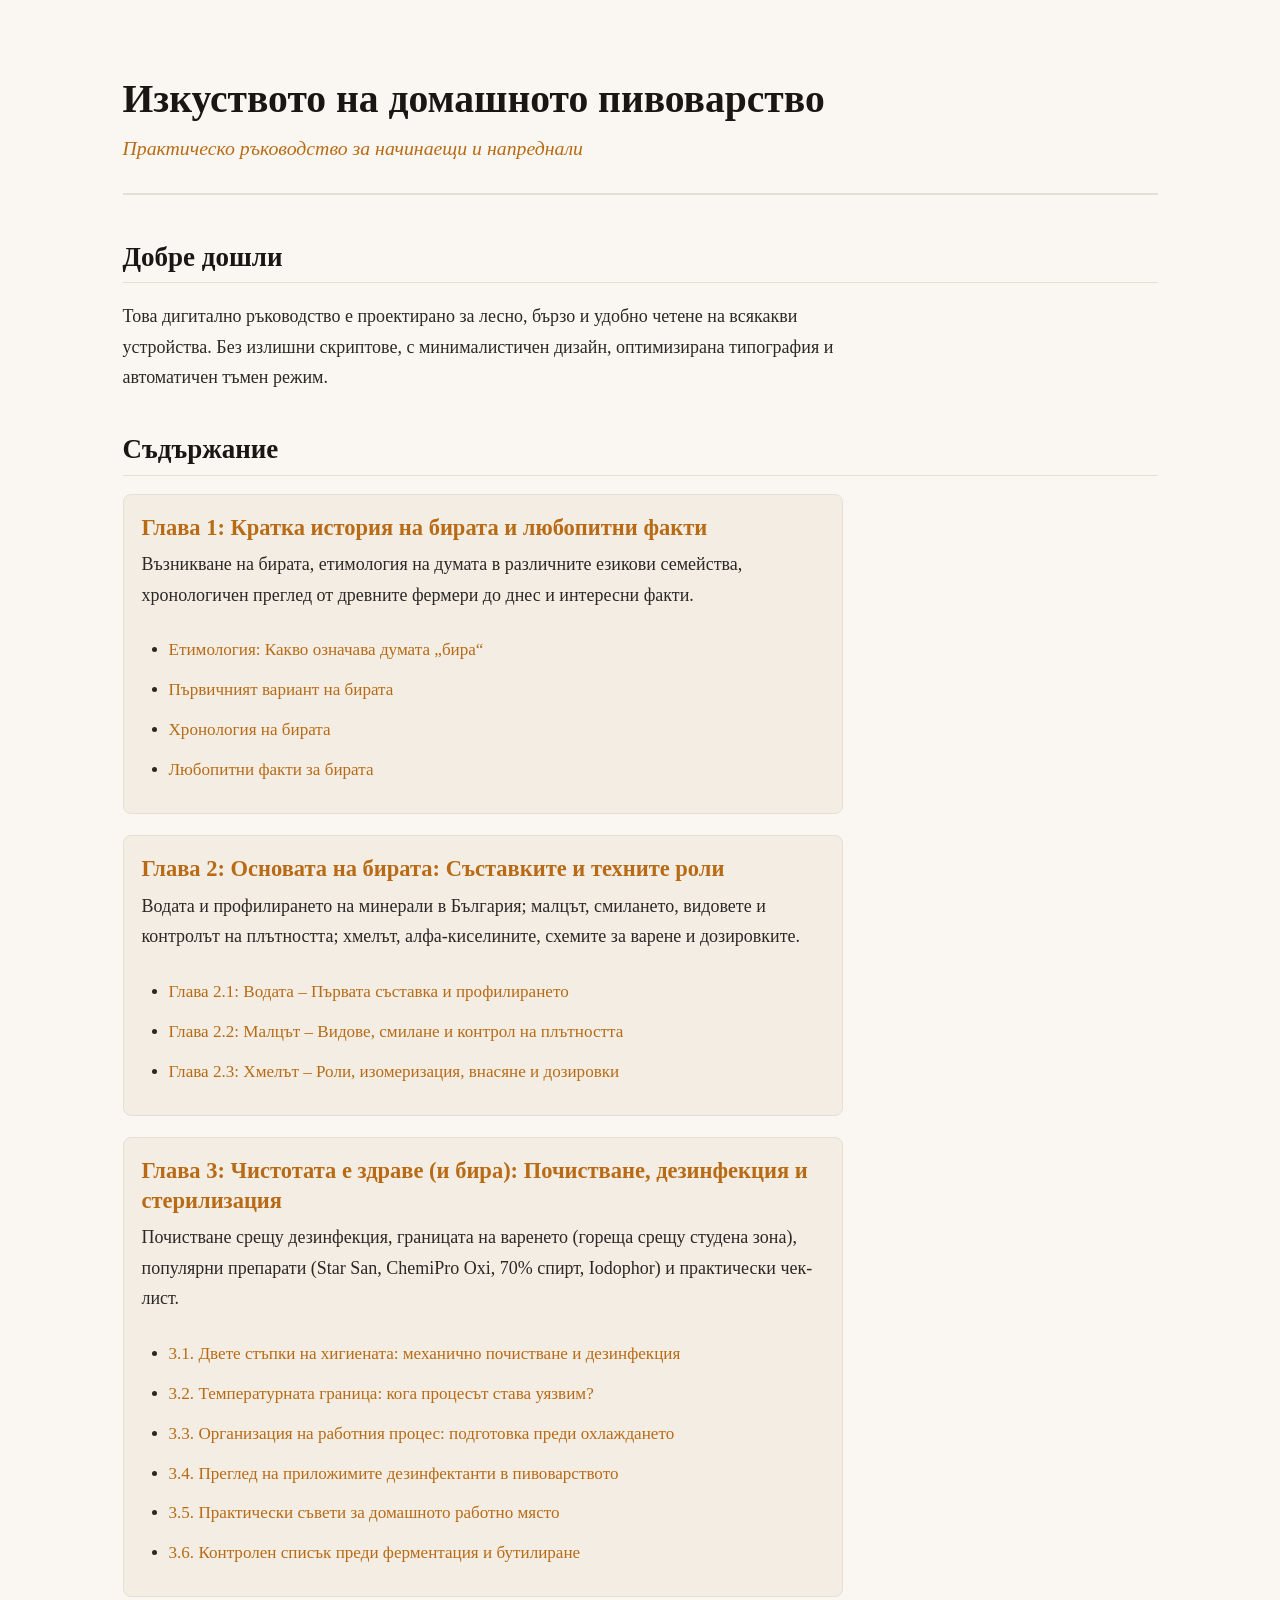
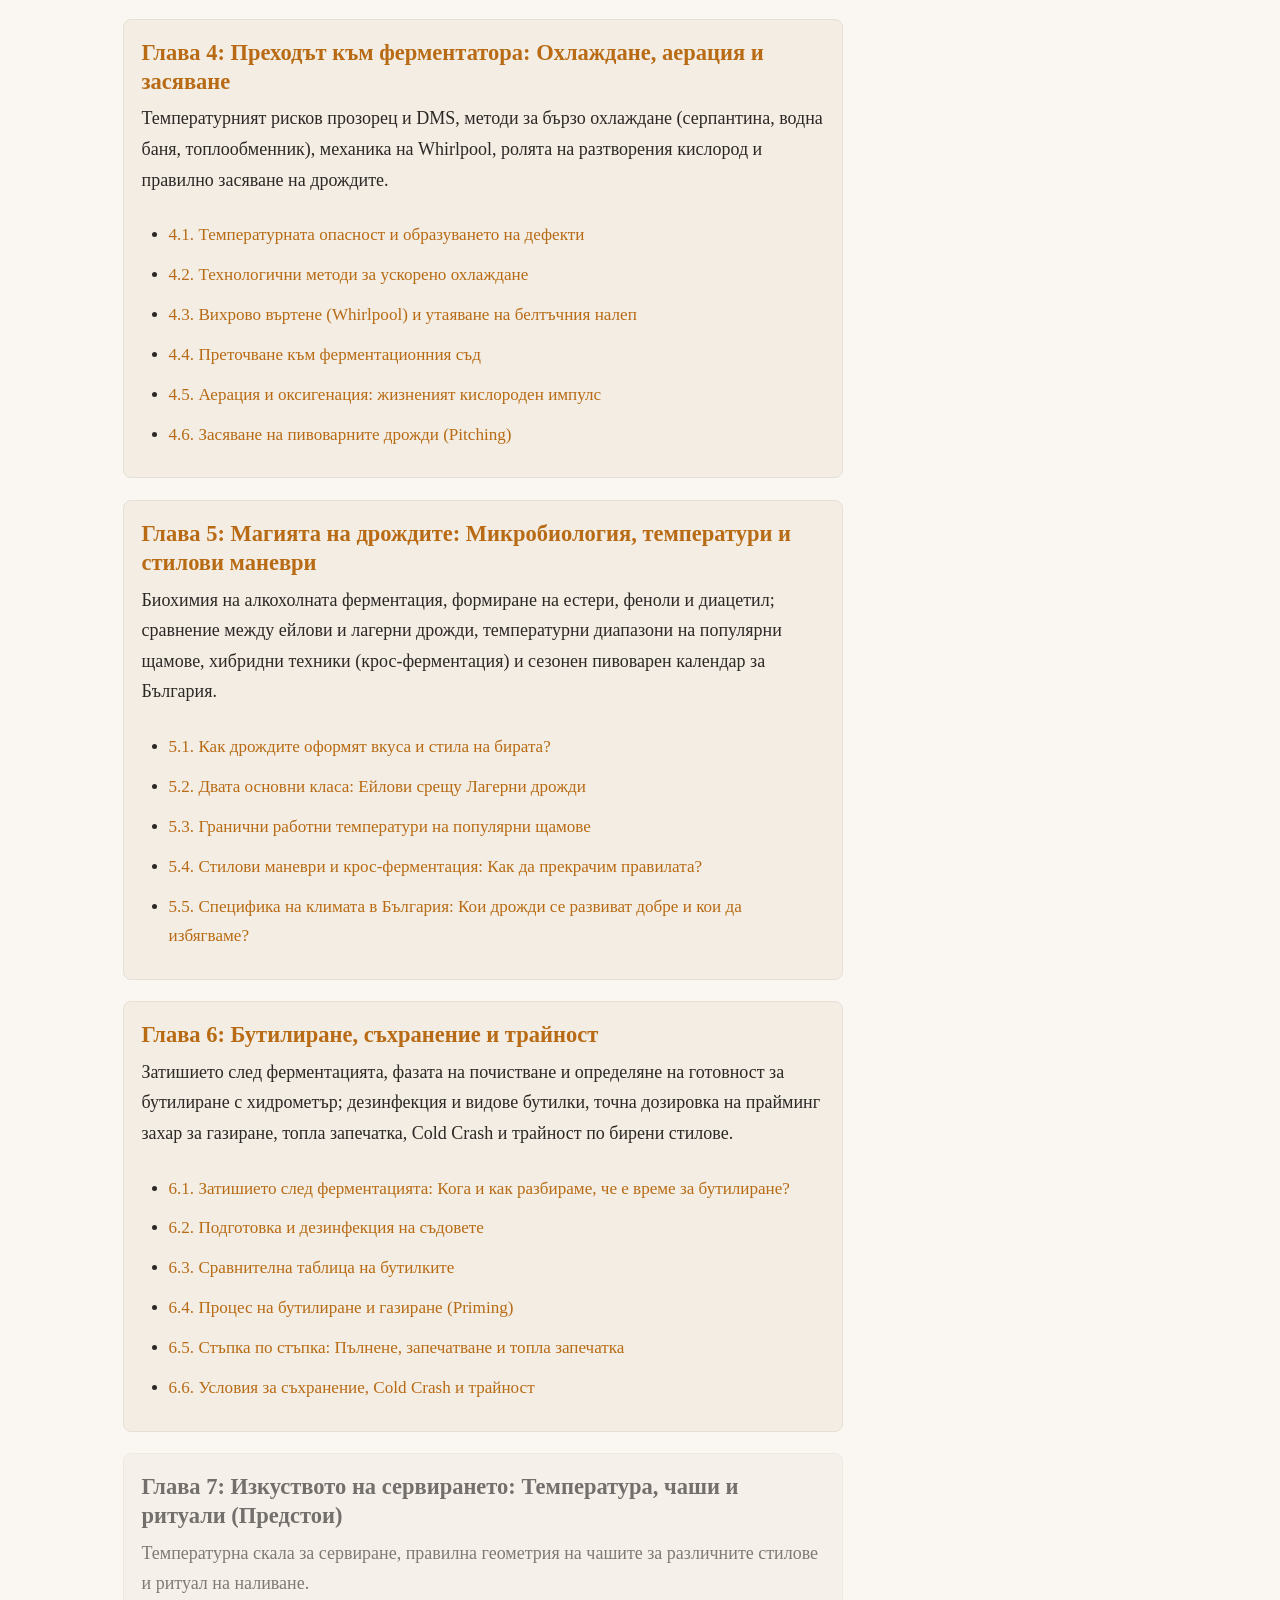
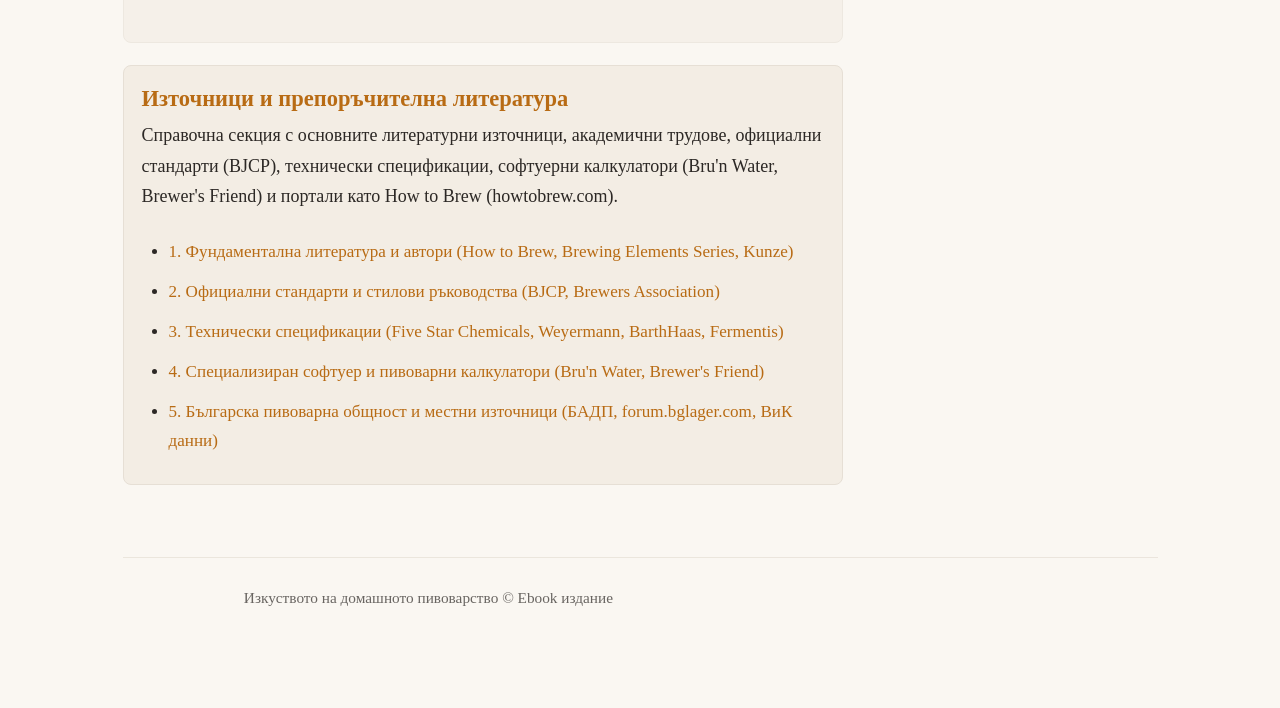
<file: index.html>
<!DOCTYPE html>
<html lang="bg">
<head>
  <meta charset="UTF-8">
  <meta name="viewport" content="width=device-width, initial-scale=1.0">
  <title>Изкуството на домашното пивоварство - Ebook</title>
  <link rel="stylesheet" href="css/style.css">
</head>
<body>

  <header class="book-header">
    <h1 class="book-title">Изкуството на домашното пивоварство</h1>
    <div class="book-subtitle">Практическо ръководство за начинаещи и напреднали</div>
  </header>

  <main>
    <section class="intro-section">
      <h2>Добре дошли</h2>
      <p>Това дигитално ръководство е проектирано за лесно, бързо и удобно четене на всякакви устройства. Без излишни скриптове, с минималистичен дизайн, оптимизирана типография и автоматичен тъмен режим.</p>
    </section>

    <section class="toc-section">
      <h2>Съдържание</h2>
      <ol class="toc-list">
        <li class="toc-item">
          <h3><a href="chapter-01.html">Глава 1: Кратка история на бирата и любопитни факти</a></h3>
          <p>Възникване на бирата, етимология на думата в различните езикови семейства, хронологичен преглед от древните фермери до днес и интересни факти.</p>
          <ul class="toc-sublist">
            <li><a href="chapter-01.html#etymology">Етимология: Какво означава думата „бира“</a></li>
            <li><a href="chapter-01.html#origins">Първичният вариант на бирата</a></li>
            <li><a href="chapter-01.html#chronology">Хронология на бирата</a></li>
            <li><a href="chapter-01.html#facts">Любопитни факти за бирата</a></li>
          </ul>
        </li>

        <li class="toc-item">
          <h3><a href="chapter-02-1-water.html">Глава 2: Основата на бирата: Съставките и техните роли</a></h3>
          <p>Водата и профилирането на минерали в България; малцът, смилането, видовете и контролът на плътността; хмелът, алфа-киселините, схемите за варене и дозировките.</p>
          <ul class="toc-sublist">
            <li><a href="chapter-02-1-water.html">Глава 2.1: Водата – Първата съставка и профилирането</a></li>
            <li><a href="chapter-02-2-malt.html">Глава 2.2: Малцът – Видове, смилане и контрол на плътността</a></li>
            <li><a href="chapter-02-3-hops.html">Глава 2.3: Хмелът – Роли, изомеризация, внасяне и дозировки</a></li>
          </ul>
        </li>

        <li class="toc-item">
          <h3><a href="chapter-03.html">Глава 3: Чистотата е здраве (и бира): Почистване, дезинфекция и стерилизация</a></h3>
          <p>Почистване срещу дезинфекция, границата на варенето (гореща срещу студена зона), популярни препарати (Star San, ChemiPro Oxi, 70% спирт, Iodophor) и практически чек-лист.</p>
          <ul class="toc-sublist">
            <li><a href="chapter-03.html#cleaning-vs-sanitizing">3.1. Двете стъпки на хигиената: механично почистване и дезинфекция</a></li>
            <li><a href="chapter-03.html#boil-boundary-zones">3.2. Температурната граница: кога процесът става уязвим?</a></li>
            <li><a href="chapter-03.html#golden-habit">3.3. Организация на работния процес: подготовка преди охлаждането</a></li>
            <li><a href="chapter-03.html#popular-sanitizers">3.4. Преглед на приложимите дезинфектанти в пивоварството</a></li>
            <li><a href="chapter-03.html#practical-tips">3.5. Практически съвети за домашното работно място</a></li>
            <li><a href="chapter-03.html#sanitization-checklist">3.6. Контролен списък преди ферментация и бутилиране</a></li>
          </ul>
        </li>

        <li class="toc-item">
          <h3><a href="chapter-04.html">Глава 4: Преходът към ферментатора: Охлаждане, аерация и засяване</a></h3>
          <p>Температурният рисков прозорец и DMS, методи за бързо охлаждане (серпантина, водна баня, топлообменник), механика на Whirlpool, ролята на разтворения кислород и правилно засяване на дрождите.</p>
          <ul class="toc-sublist">
            <li><a href="chapter-04.html#danger-zone">4.1. Температурната опасност и образуването на дефекти</a></li>
            <li><a href="chapter-04.html#cooling-methods">4.2. Технологични методи за ускорено охлаждане</a></li>
            <li><a href="chapter-04.html#whirlpool-trub">4.3. Вихрово въртене (Whirlpool) и утаяване на белтъчния налеп</a></li>
            <li><a href="chapter-04.html#transfer-fermenter">4.4. Преточване към ферментационния съд</a></li>
            <li><a href="chapter-04.html#aeration-oxygen">4.5. Аерация и оксигенация: жизненият кислороден импулс</a></li>
            <li><a href="chapter-04.html#yeast-pitching">4.6. Засяване на пивоварните дрожди (Pitching)</a></li>
          </ul>
        </li>

        <li class="toc-item">
          <h3><a href="chapter-05.html">Глава 5: Магията на дрождите: Микробиология, температури и стилови маневри</a></h3>
          <p>Биохимия на алкохолната ферментация, формиране на естери, феноли и диацетил; сравнение между ейлови и лагерни дрожди, температурни диапазони на популярни щамове, хибридни техники (крос-ферментация) и сезонен пивоварен календар за България.</p>
          <ul class="toc-sublist">
            <li><a href="chapter-05.html#flavor-profile">5.1. Как дрождите оформят вкуса и стила на бирата?</a></li>
            <li><a href="chapter-05.html#ale-vs-lager">5.2. Двата основни класа: Ейлови срещу Лагерни дрожди</a></li>
            <li><a href="chapter-05.html#temperature-ranges">5.3. Гранични работни температури на популярни щамове</a></li>
            <li><a href="chapter-05.html#hybrid-techniques">5.4. Стилови маневри и крос-ферментация: Как да прекрачим правилата?</a></li>
            <li><a href="chapter-05.html#bulgarian-climate">5.5. Специфика на климата в България: Кои дрожди се развиват добре и кои да избягваме?</a></li>
          </ul>
        </li>

        <li class="toc-item">
          <h3><a href="chapter-06.html">Глава 6: Бутилиране, съхранение и трайност</a></h3>
          <p>Затишието след ферментацията, фазата на почистване и определяне на готовност за бутилиране с хидрометър; дезинфекция и видове бутилки, точна дозировка на прайминг захар за газиране, топла запечатка, Cold Crash и трайност по бирени стилове.</p>
          <ul class="toc-sublist">
            <li><a href="chapter-06.html#fermentation-end">6.1. Затишието след ферментацията: Кога и как разбираме, че е време за бутилиране?</a></li>
            <li><a href="chapter-06.html#sanitizing-equipment">6.2. Подготовка и дезинфекция на съдовете</a></li>
            <li><a href="chapter-06.html#bottle-types">6.3. Сравнителна таблица на бутилките</a></li>
            <li><a href="chapter-06.html#priming-process">6.4. Процес на бутилиране и газиране (Priming)</a></li>
            <li><a href="chapter-06.html#step-by-step-bottling">6.5. Стъпка по стъпка: Пълнене, запечатване и топла запечатка</a></li>
            <li><a href="chapter-06.html#storage-aging">6.6. Условия за съхранение, Cold Crash и трайност</a></li>
          </ul>
        </li>

        <li class="toc-item" style="opacity: 0.6;">
          <h3>Глава 7: Изкуството на сервирането: Температура, чаши и ритуали (Предстои)</h3>
          <p>Температурна скала за сервиране, правилна геометрия на чашите за различните стилове и ритуал на наливане.</p>
        </li>

        <li class="toc-item">
          <h3><a href="sources.html">Източници и препоръчителна литература</a></h3>
          <p>Справочна секция с основните литературни източници, академични трудове, официални стандарти (BJCP), технически спецификации, софтуерни калкулатори (Bru'n Water, Brewer's Friend) и портали като How to Brew (howtobrew.com).</p>
          <ul class="toc-sublist">
            <li><a href="sources.html#core-literature">1. Фундаментална литература и автори (How to Brew, Brewing Elements Series, Kunze)</a></li>
            <li><a href="sources.html#standards">2. Официални стандарти и стилови ръководства (BJCP, Brewers Association)</a></li>
            <li><a href="sources.html#technical-docs">3. Технически спецификации (Five Star Chemicals, Weyermann, BarthHaas, Fermentis)</a></li>
            <li><a href="sources.html#software-calculators">4. Специализиран софтуер и пивоварни калкулатори (Bru'n Water, Brewer's Friend)</a></li>
            <li><a href="sources.html#bulgarian-community">5. Българска пивоварна общност и местни източници (БАДП, forum.bglager.com, ВиК данни)</a></li>
          </ul>
        </li>
      </ol>
    </section>
  </main>

  <footer class="book-footer">
    <p>Изкуството на домашното пивоварство &copy; Ebook издание</p>
  </footer>

</body>
</html>
</file>
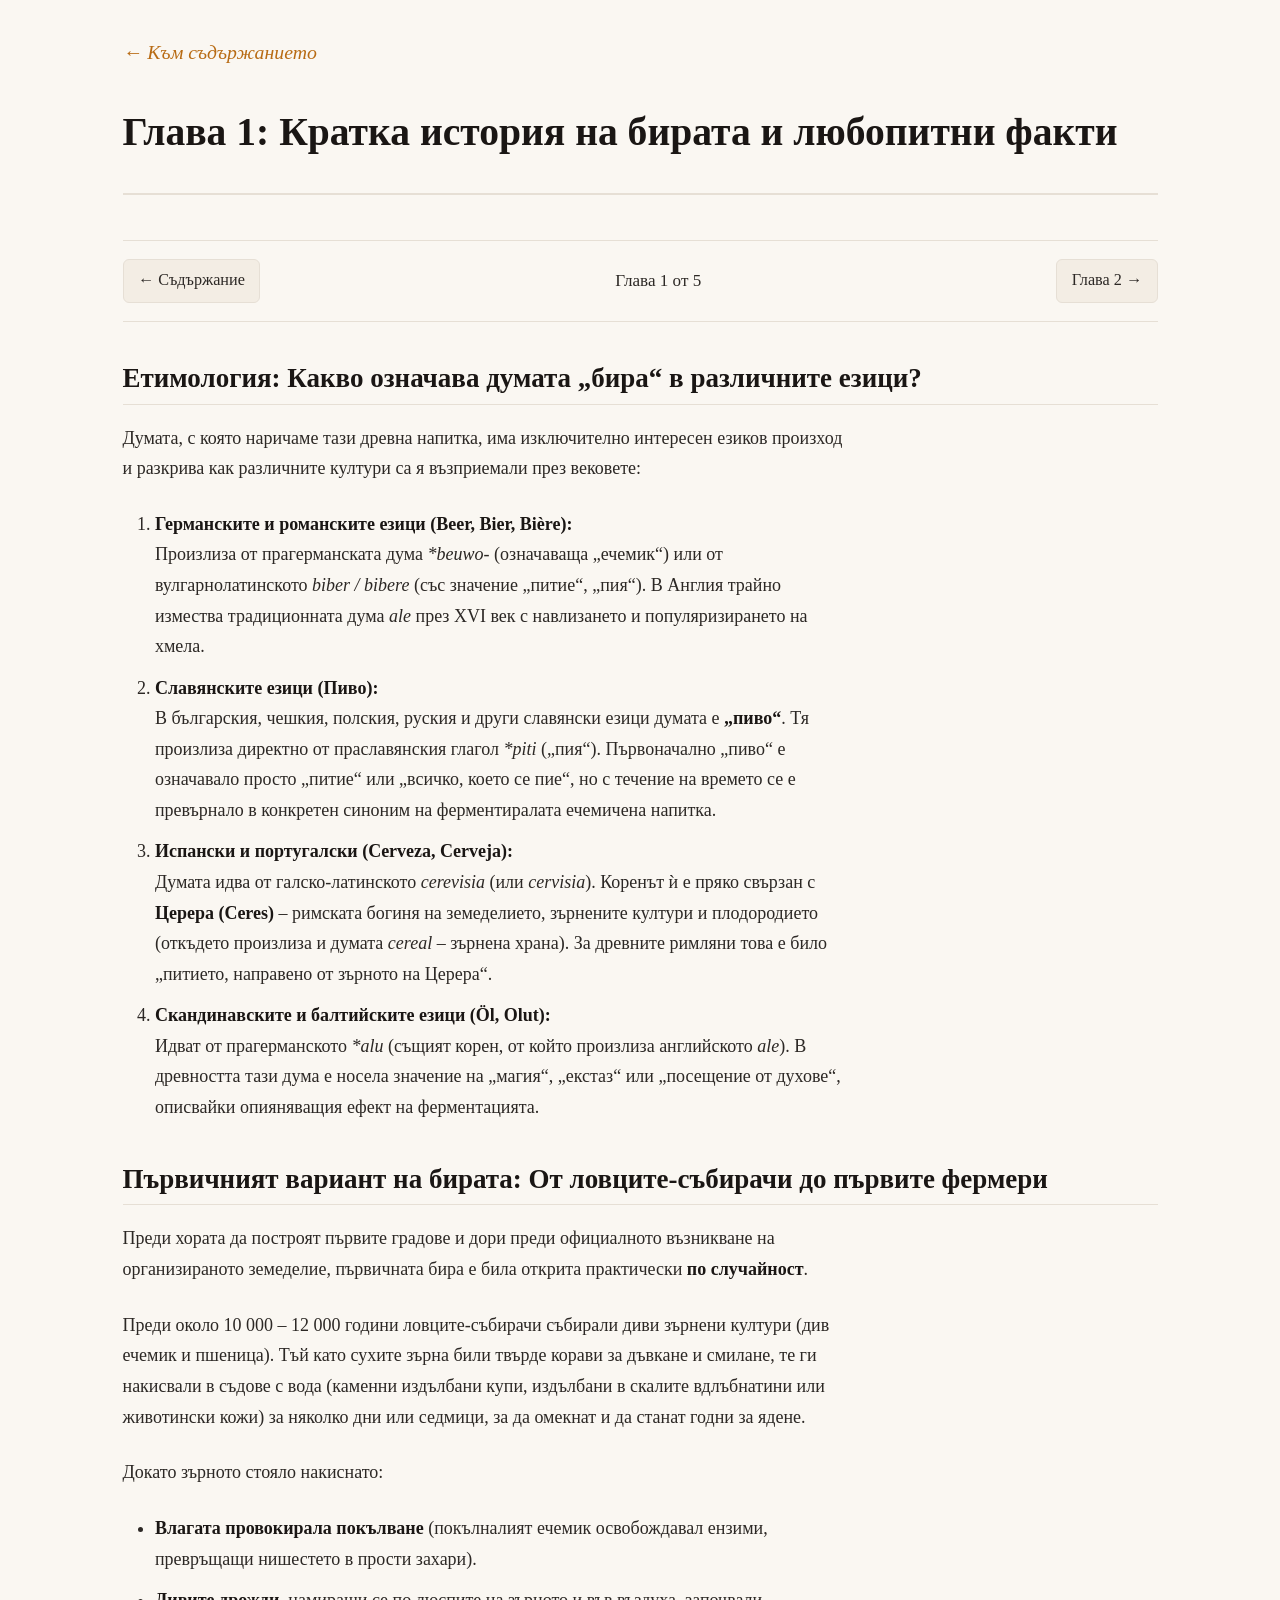
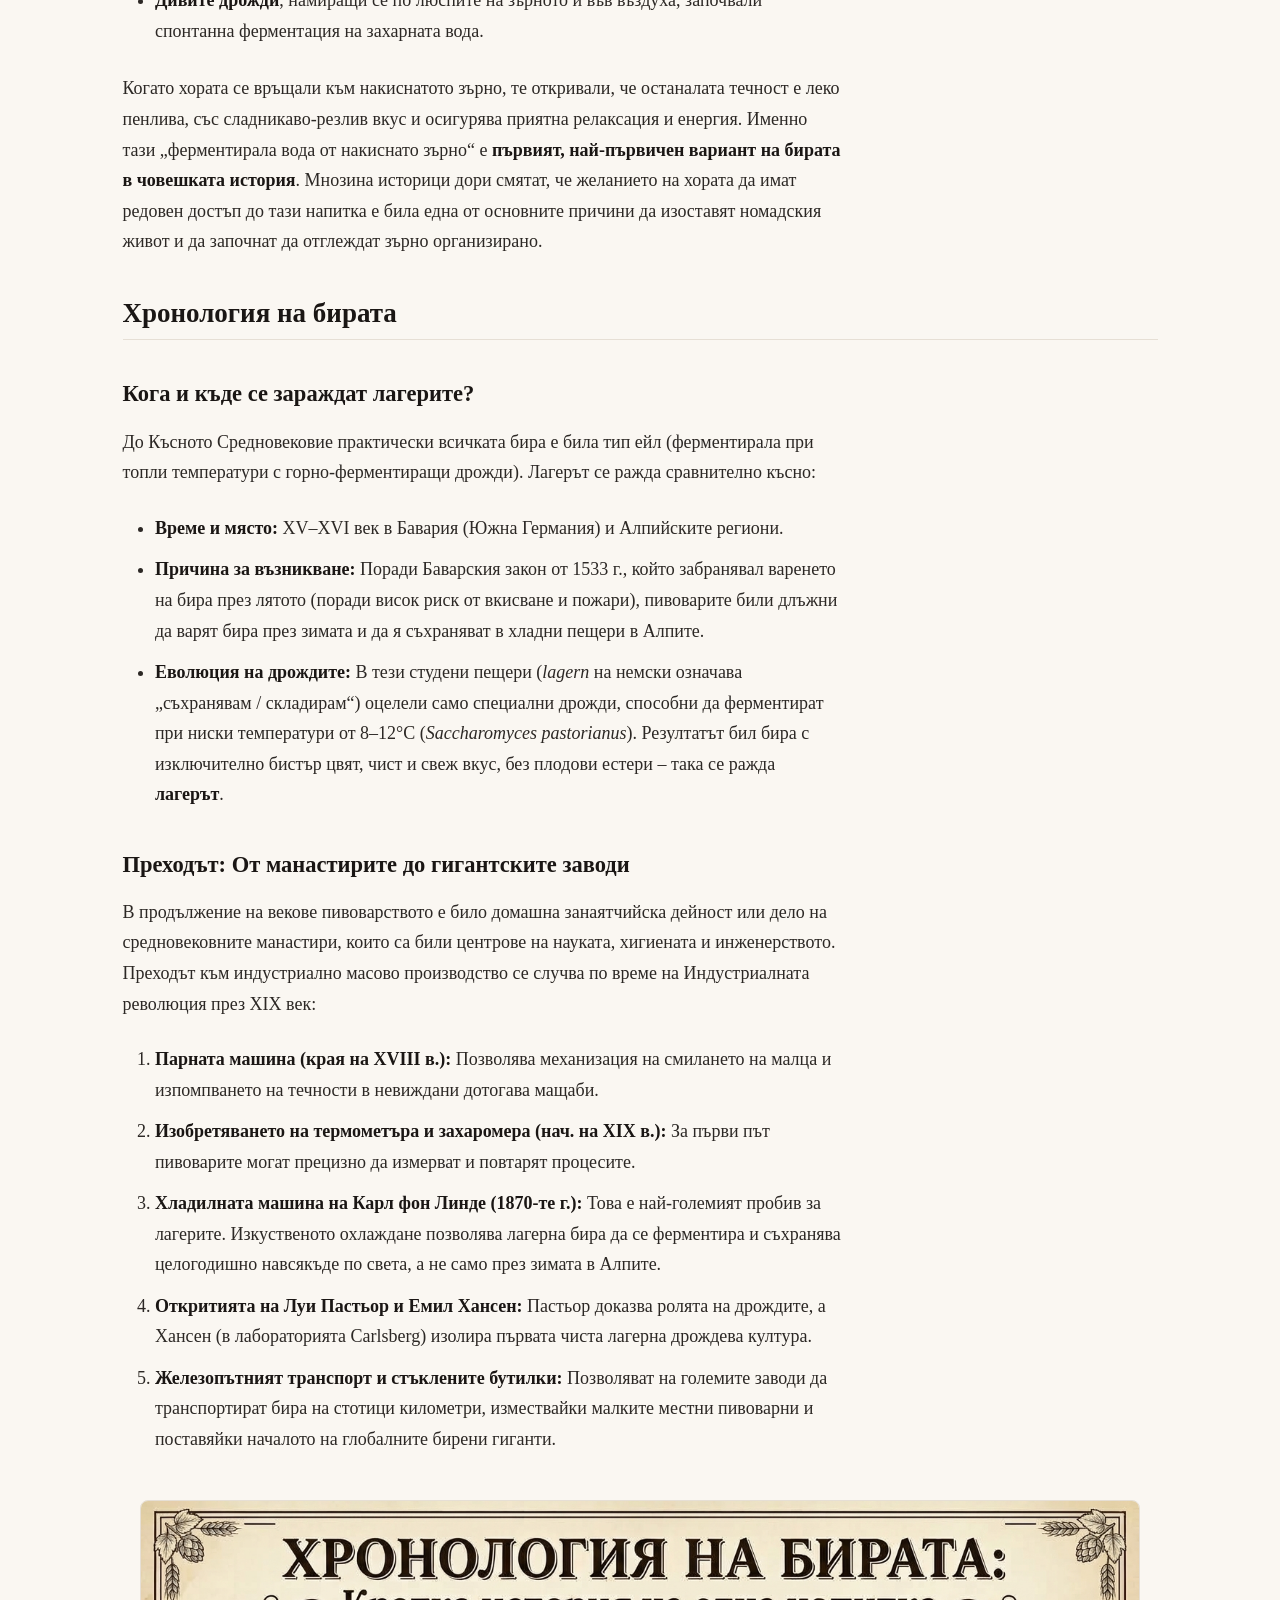
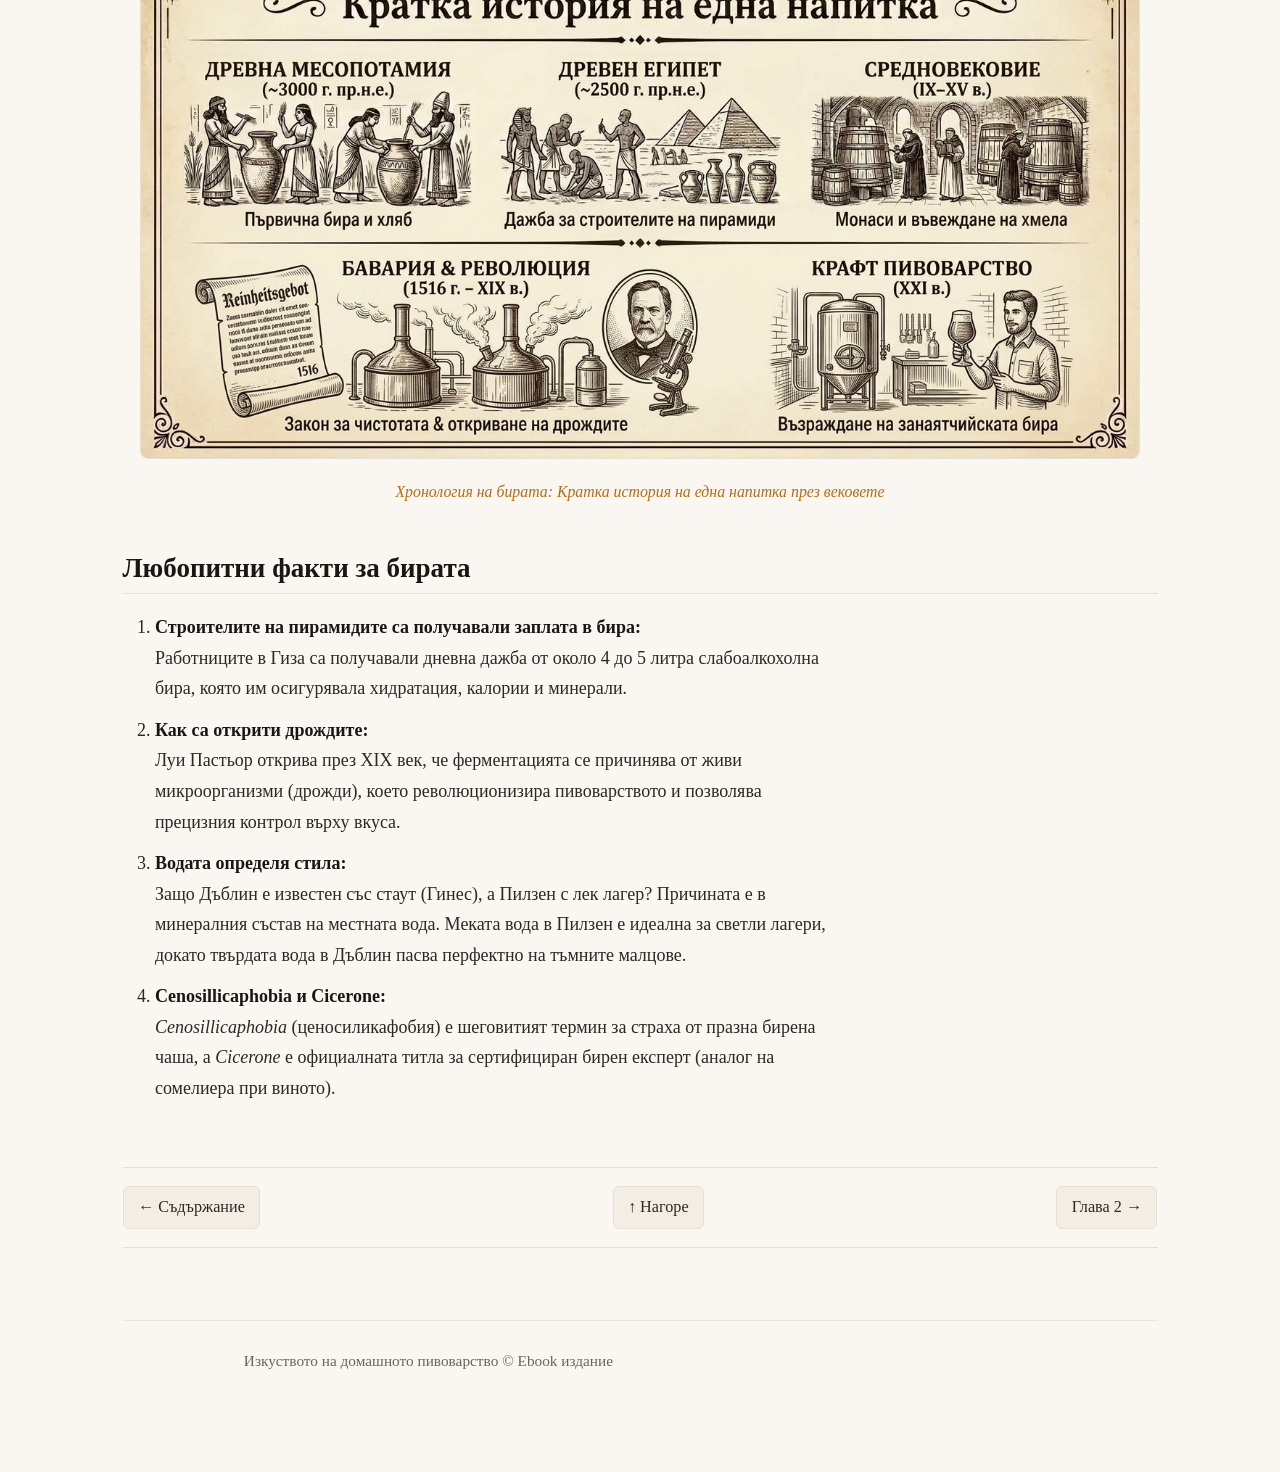
<file: chapter-01.html>
<!DOCTYPE html>
<html lang="bg">
<head>
  <meta charset="UTF-8">
  <meta name="viewport" content="width=device-width, initial-scale=1.0">
  <title>Глава 1: Кратка история на бирата и любопитни факти - Изкуството на домашното пивоварство</title>
  <link rel="stylesheet" href="css/style.css">
</head>
<body>

  <header class="book-header">
    <div class="book-subtitle"><a href="index.html">&larr; Към съдържанието</a></div>
    <h1 class="book-title">Глава 1: Кратка история на бирата и любопитни факти</h1>
  </header>

  <nav class="top-nav">
    <a href="index.html" class="nav-btn">&larr; Съдържание</a>
    <span>Глава 1 от 5</span>
    <a href="chapter-02-1-water.html" class="nav-btn">Глава 2 &rarr;</a>
  </nav>

  <main>
    <article class="chapter-content">

      <!-- Section 1.1 -->
      <section id="etymology">
        <h2>Етимология: Какво означава думата „бира“ в различните езици?</h2>
        <p>Думата, с която наричаме тази древна напитка, има изключително интересен езиков произход и разкрива как различните култури са я възприемали през вековете:</p>
        
        <ol>
          <li>
            <strong>Германските и романските езици (Beer, Bier, Bière):</strong><br>
            Произлиза от прагерманската дума <em>*beuwo-</em> (означаваща „ечемик“) или от вулгарнолатинското <em>biber / bibere</em> (със значение „питие“, „пия“). В Англия трайно измества традиционната дума <em>ale</em> през XVI век с навлизането и популяризирането на хмела.
          </li>
          <li>
            <strong>Славянските езици (Пиво):</strong><br>
            В българския, чешкия, полския, руския и други славянски езици думата е <strong>„пиво“</strong>. Тя произлиза директно от праславянския глагол <em>*piti</em> („пия“). Първоначално „пиво“ е означавало просто „питие“ или „всичко, което се пие“, но с течение на времето се е превърнало в конкретен синоним на ферментиралата ечемичена напитка.
          </li>
          <li>
            <strong>Испански и португалски (Cerveza, Cerveja):</strong><br>
            Думата идва от галско-латинското <em>cerevisia</em> (или <em>cervisia</em>). Коренът ѝ е пряко свързан с <strong>Церера (Ceres)</strong> – римската богиня на земеделието, зърнените култури и плодородието (откъдето произлиза и думата <em>cereal</em> – зърнена храна). За древните римляни това е било „питието, направено от зърното на Церера“.
          </li>
          <li>
            <strong>Скандинавските и балтийските езици (&Ouml;l, Olut):</strong><br>
            Идват от прагерманското <em>*alu</em> (същият корен, от който произлиза английското <em>ale</em>). В древността тази дума е носела значение на „магия“, „екстаз“ или „посещение от духове“, описвайки опияняващия ефект на ферментацията.
          </li>
        </ol>
      </section>

      <!-- Section 1.2 -->
      <section id="origins">
        <h2>Първичният вариант на бирата: От ловците-събирачи до първите фермери</h2>
        <p>Преди хората да построят първите градове и дори преди официалното възникване на организираното земеделие, първичната бира е била открита практически <strong>по случайност</strong>.</p>
        
        <p>Преди около 10 000 &ndash; 12 000 години ловците-събирачи събирали диви зърнени култури (див ечемик и пшеница). Тъй като сухите зърна били твърде корави за дъвкане и смилане, те ги накисвали в съдове с вода (каменни издълбани купи, издълбани в скалите вдлъбнатини или животински кожи) за няколко дни или седмици, за да омекнат и да станат годни за ядене.</p>

        <p>Докато зърното стояло накиснато:</p>
        <ul>
          <li><strong>Влагата провокирала покълване</strong> (покълналият ечемик освобождавал ензими, превръщащи нишестето в прости захари).</li>
          <li><strong>Дивите дрожди</strong>, намиращи се по люспите на зърното и във въздуха, започвали спонтанна ферментация на захарната вода.</li>
        </ul>

        <p>Когато хората се връщали към накиснатото зърно, те откривали, че останалата течност е леко пенлива, със сладникаво-резлив вкус и осигурява приятна релаксация и енергия. Именно тази „ферментирала вода от накиснато зърно“ е <strong>първият, най-първичен вариант на бирата в човешката история</strong>. Мнозина историци дори смятат, че желанието на хората да имат редовен достъп до тази напитка е била една от основните причини да изоставят номадския живот и да започнат да отглеждат зърно организирано.</p>
      </section>

      <!-- Section 1.3 -->
      <section id="chronology">
        <h2>Хронология на бирата</h2>
        
        <h3>Кога и къде се зараждат лагерите?</h3>
        <p>До Късното Средновековие практически всичката бира е била тип ейл (ферментирала при топли температури с горно-ферментиращи дрожди). Лагерът се ражда сравнително късно:</p>

        <ul>
          <li><strong>Време и място:</strong> XV&ndash;XVI век в Бавария (Южна Германия) и Алпийските региони.</li>
          <li><strong>Причина за възникване:</strong> Поради Баварския закон от 1533 г., който забранявал варенето на бира през лятото (поради висок риск от вкисване и пожари), пивоварите били длъжни да варят бира през зимата и да я съхраняват в хладни пещери в Алпите.</li>
          <li><strong>Еволюция на дрождите:</strong> В тези студени пещери (<em>lagern</em> на немски означава „съхранявам / складирам“) оцелели само специални дрожди, способни да ферментират при ниски температури от 8&ndash;12&deg;C (<em>Saccharomyces pastorianus</em>). Резултатът бил бира с изключително бистър цвят, чист и свеж вкус, без плодови естери &ndash; така се ражда <strong>лагерът</strong>.</li>
        </ul>

        <h3>Преходът: От манастирите до гигантските заводи</h3>
        <p>В продължение на векове пивоварството е било домашна занаятчийска дейност или дело на средновековните манастири, които са били центрове на науката, хигиената и инженерството. Преходът към индустриално масово производство се случва по време на Индустриалната революция през XIX век:</p>

        <ol>
          <li><strong>Парната машина (края на XVIII в.):</strong> Позволява механизация на смилането на малца и изпомпването на течности в невиждани дотогава мащаби.</li>
          <li><strong>Изобретяването на термометъра и захаромера (нач. на XIX в.):</strong> За първи път пивоварите могат прецизно да измерват и повтарят процесите.</li>
          <li><strong>Хладилната машина на Карл фон Линде (1870-те г.):</strong> Това е най-големият пробив за лагерите. Изкуственото охлаждане позволява лагерна бира да се ферментира и съхранява целогодишно навсякъде по света, а не само през зимата в Алпите.</li>
          <li><strong>Откритията на Луи Пастьор и Емил Хансен:</strong> Пастьор доказва ролята на дрождите, а Хансен (в лабораторията Carlsberg) изолира първата чиста лагерна дрождева култура.</li>
          <li><strong>Железопътният транспорт и стъклените бутилки:</strong> Позволяват на големите заводи да транспортират бира на стотици километри, измествайки малките местни пивоварни и поставяйки началото на глобалните бирени гиганти.</li>
        </ol>

        <figure class="wide-figure">
          <img src="images/chronology-diagram.jpg" alt="Хронология на бирата: Кратка история на една напитка" width="1000" height="562">
          <figcaption>Хронология на бирата: Кратка история на една напитка през вековете</figcaption>
        </figure>
      </section>

      <!-- Section 1.4 -->
      <section id="facts">
        <h2>Любопитни факти за бирата</h2>
        
        <ol>
          <li>
            <strong>Строителите на пирамидите са получавали заплата в бира:</strong><br>
            Работниците в Гиза са получавали дневна дажба от около 4 до 5 литра слабоалкохолна бира, която им осигурявала хидратация, калории и минерали.
          </li>
          <li>
            <strong>Как са открити дрождите:</strong><br>
            Луи Пастьор открива през XIX век, че ферментацията се причинява от живи микроорганизми (дрожди), което революционизира пивоварството и позволява прецизния контрол върху вкуса.
          </li>
          <li>
            <strong>Водата определя стила:</strong><br>
            Защо Дъблин е известен със стаут (Гинес), а Пилзен с лек лагер? Причината е в минералния състав на местната вода. Меката вода в Пилзен е идеална за светли лагери, докато твърдата вода в Дъблин пасва перфектно на тъмните малцове.
          </li>
          <li>
            <strong>Cenosillicaphobia и Cicerone:</strong><br>
            <em>Cenosillicaphobia</em> (ценосиликафобия) е шеговитият термин за страха от празна бирена чаша, а <em>Cicerone</em> е официалната титла за сертифициран бирен експерт (аналог на сомелиера при виното).
          </li>
        </ol>
      </section>

    </article>
  </main>

  <nav class="bottom-nav">
    <a href="index.html" class="nav-btn">&larr; Съдържание</a>
    <a href="#etymology" class="nav-btn">&uarr; Нагоре</a>
    <a href="chapter-02-1-water.html" class="nav-btn">Глава 2 &rarr;</a>
  </nav>

  <footer class="book-footer">
    <p>Изкуството на домашното пивоварство &copy; Ebook издание</p>
  </footer>
</body>
</html>
</file>
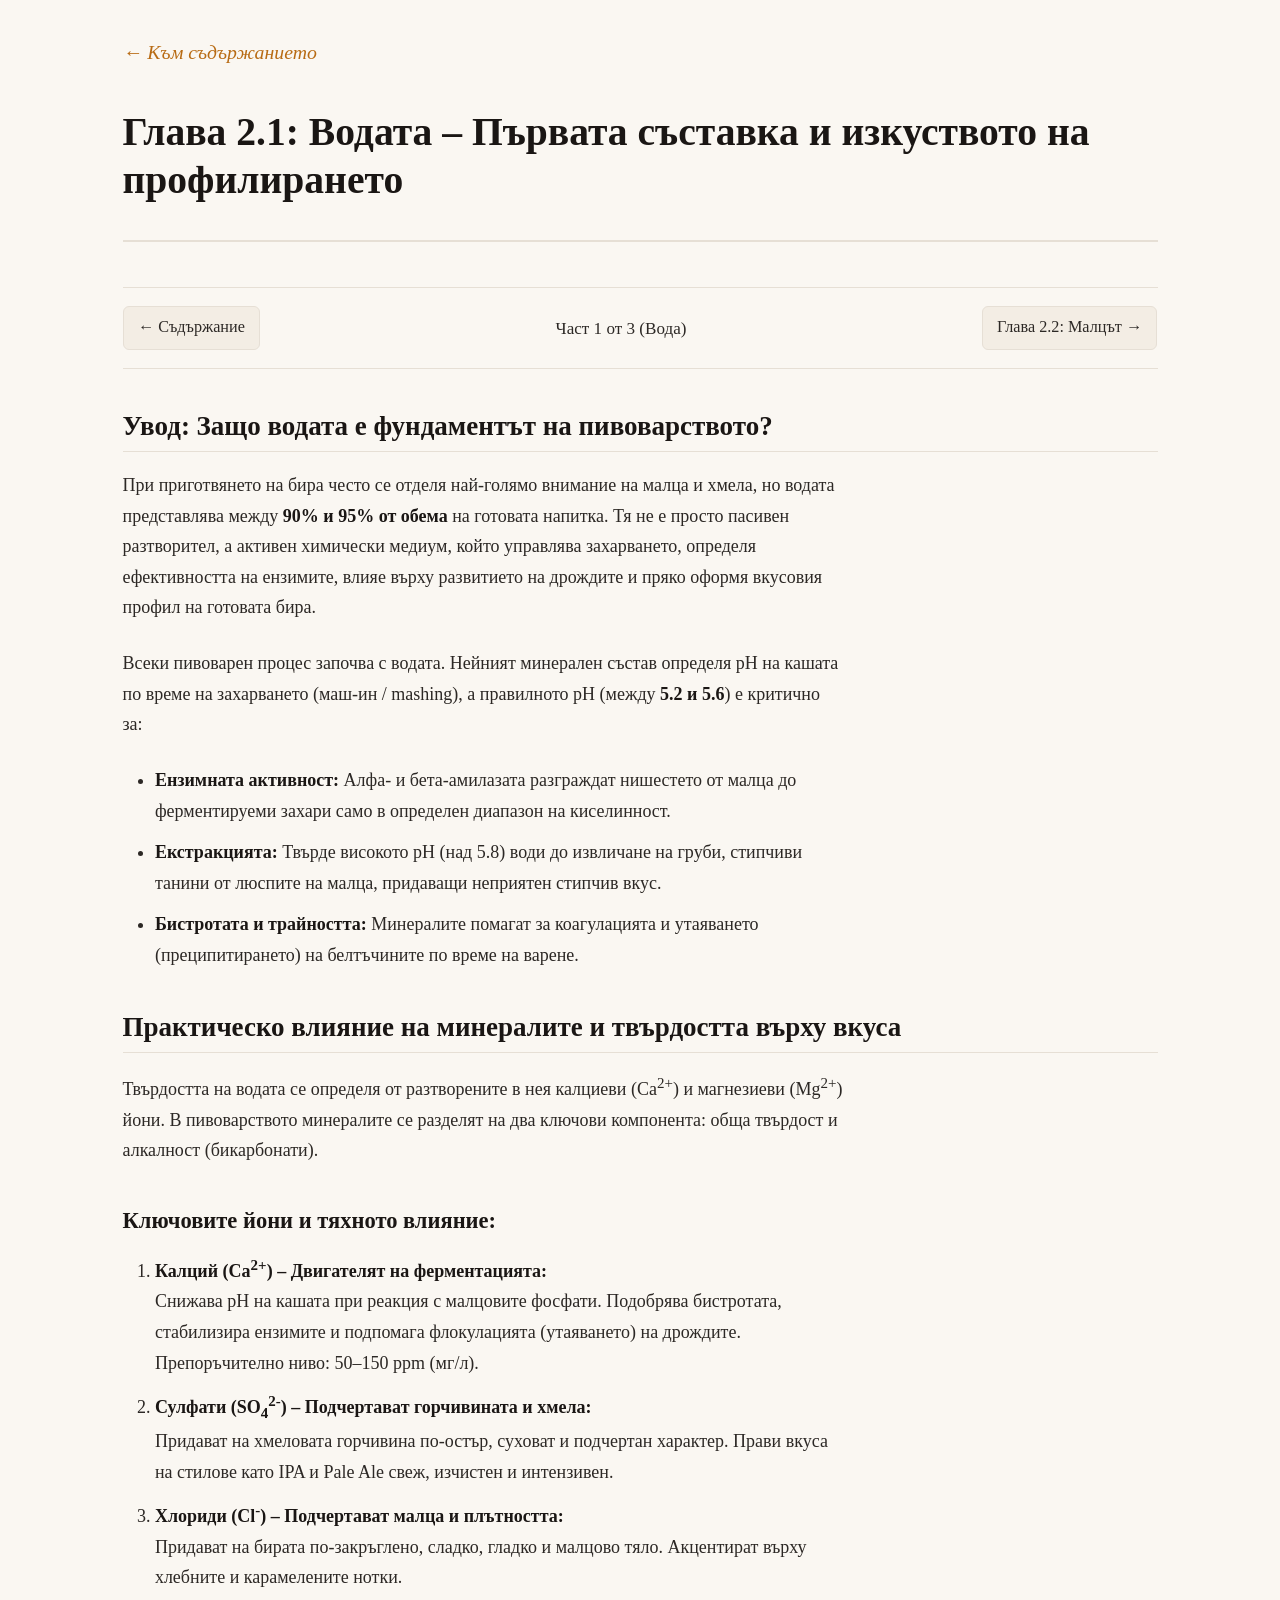
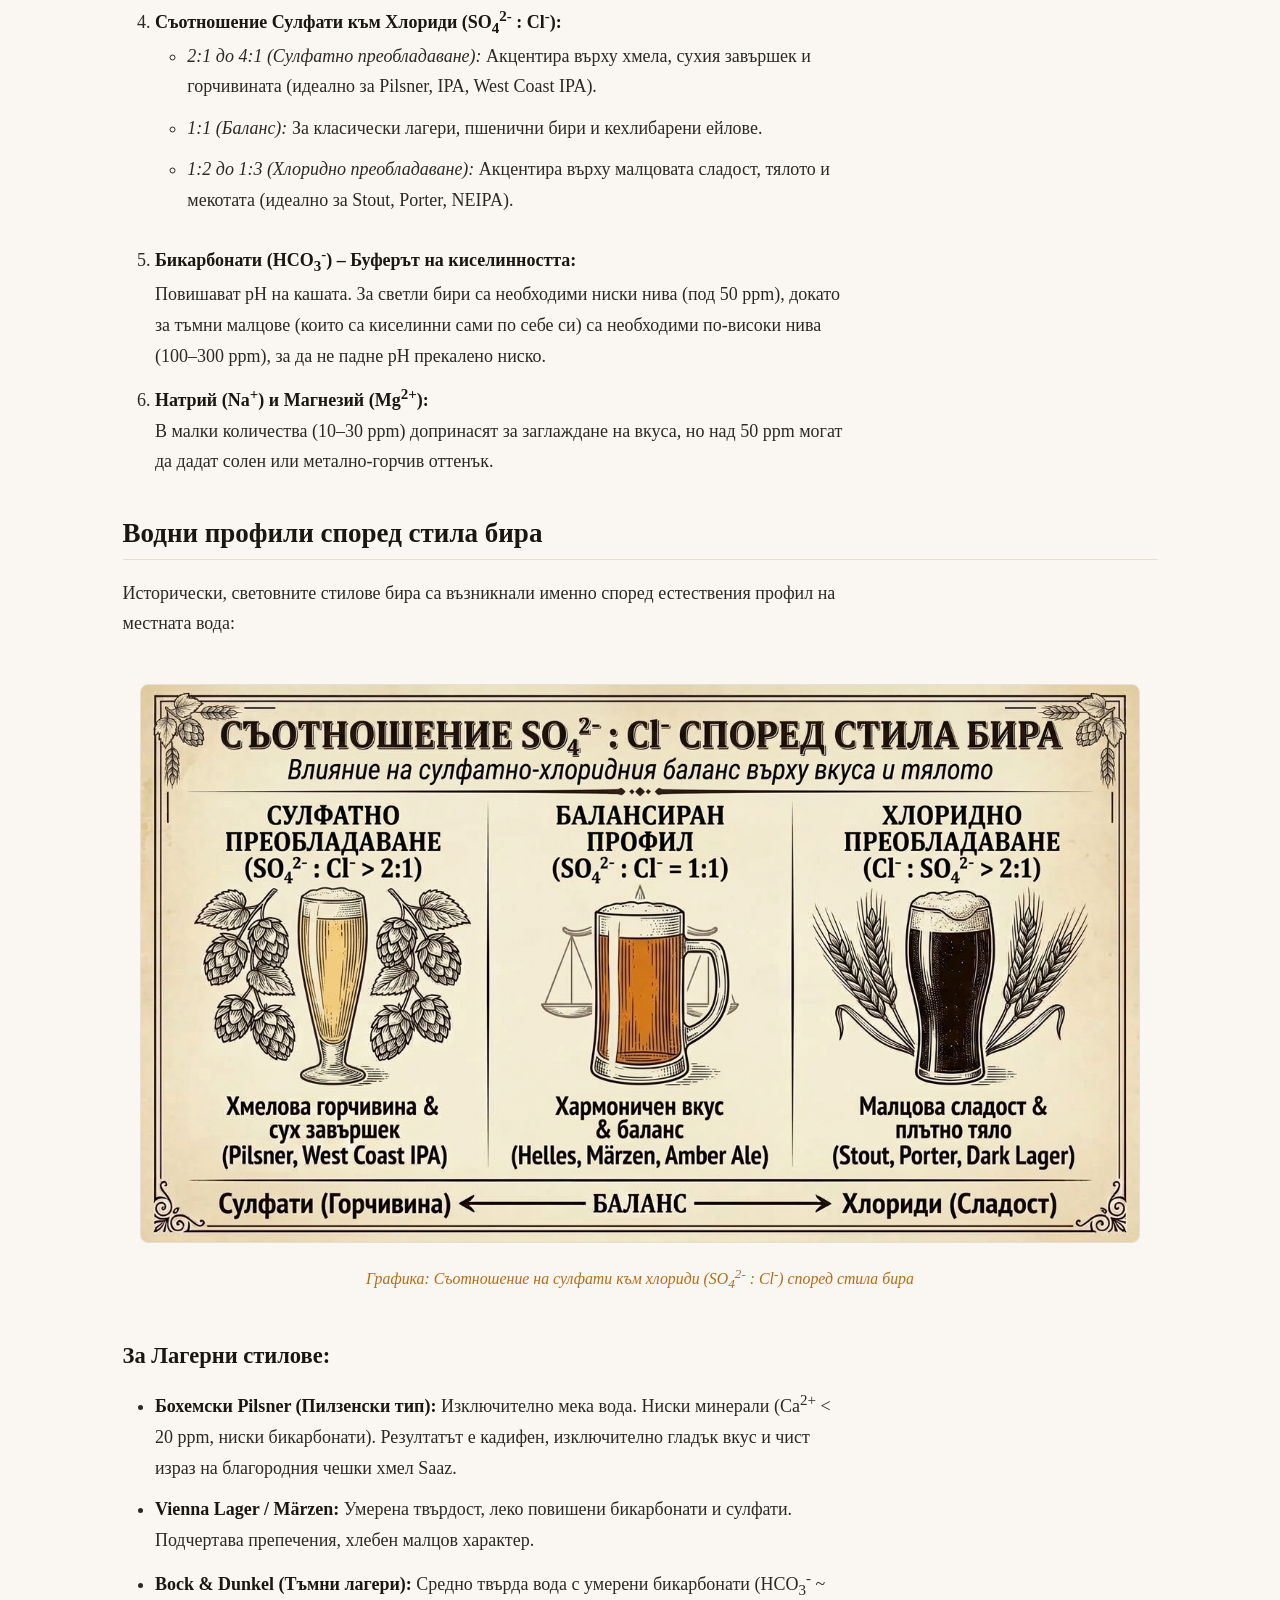
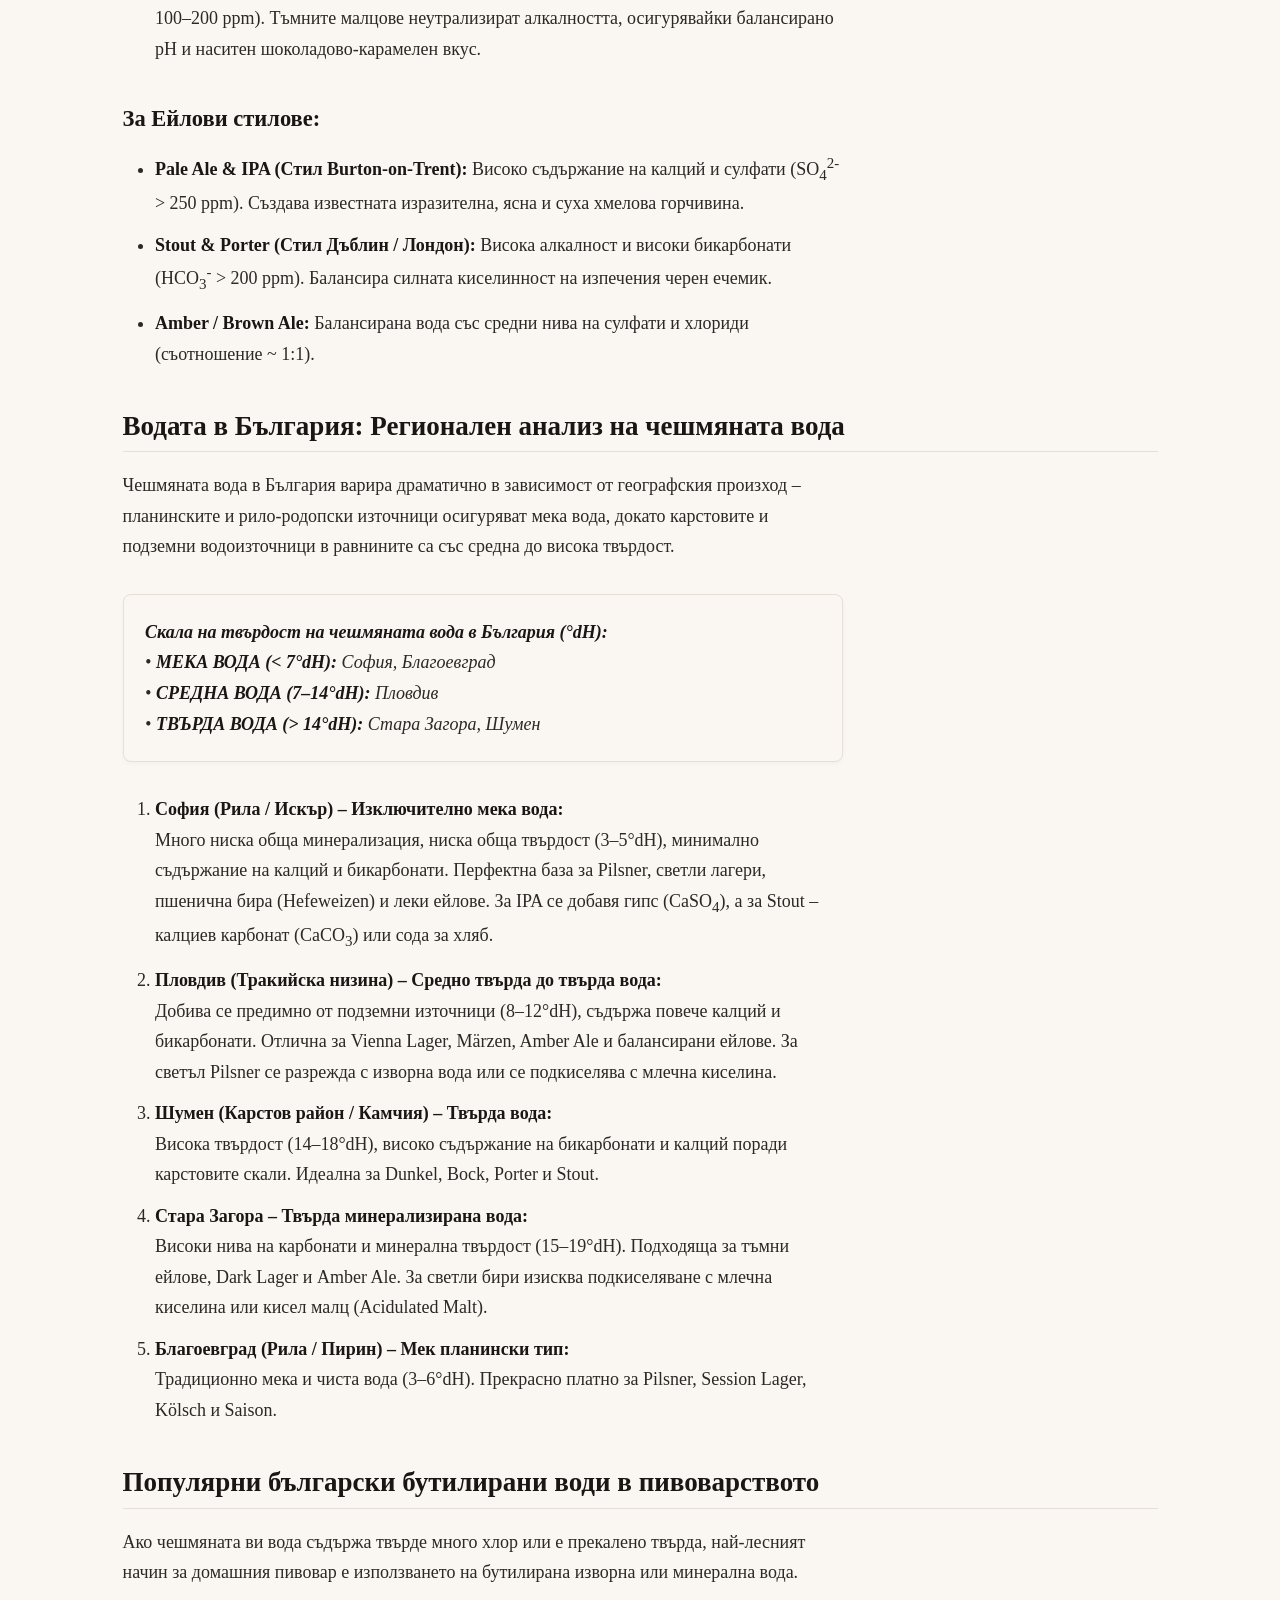
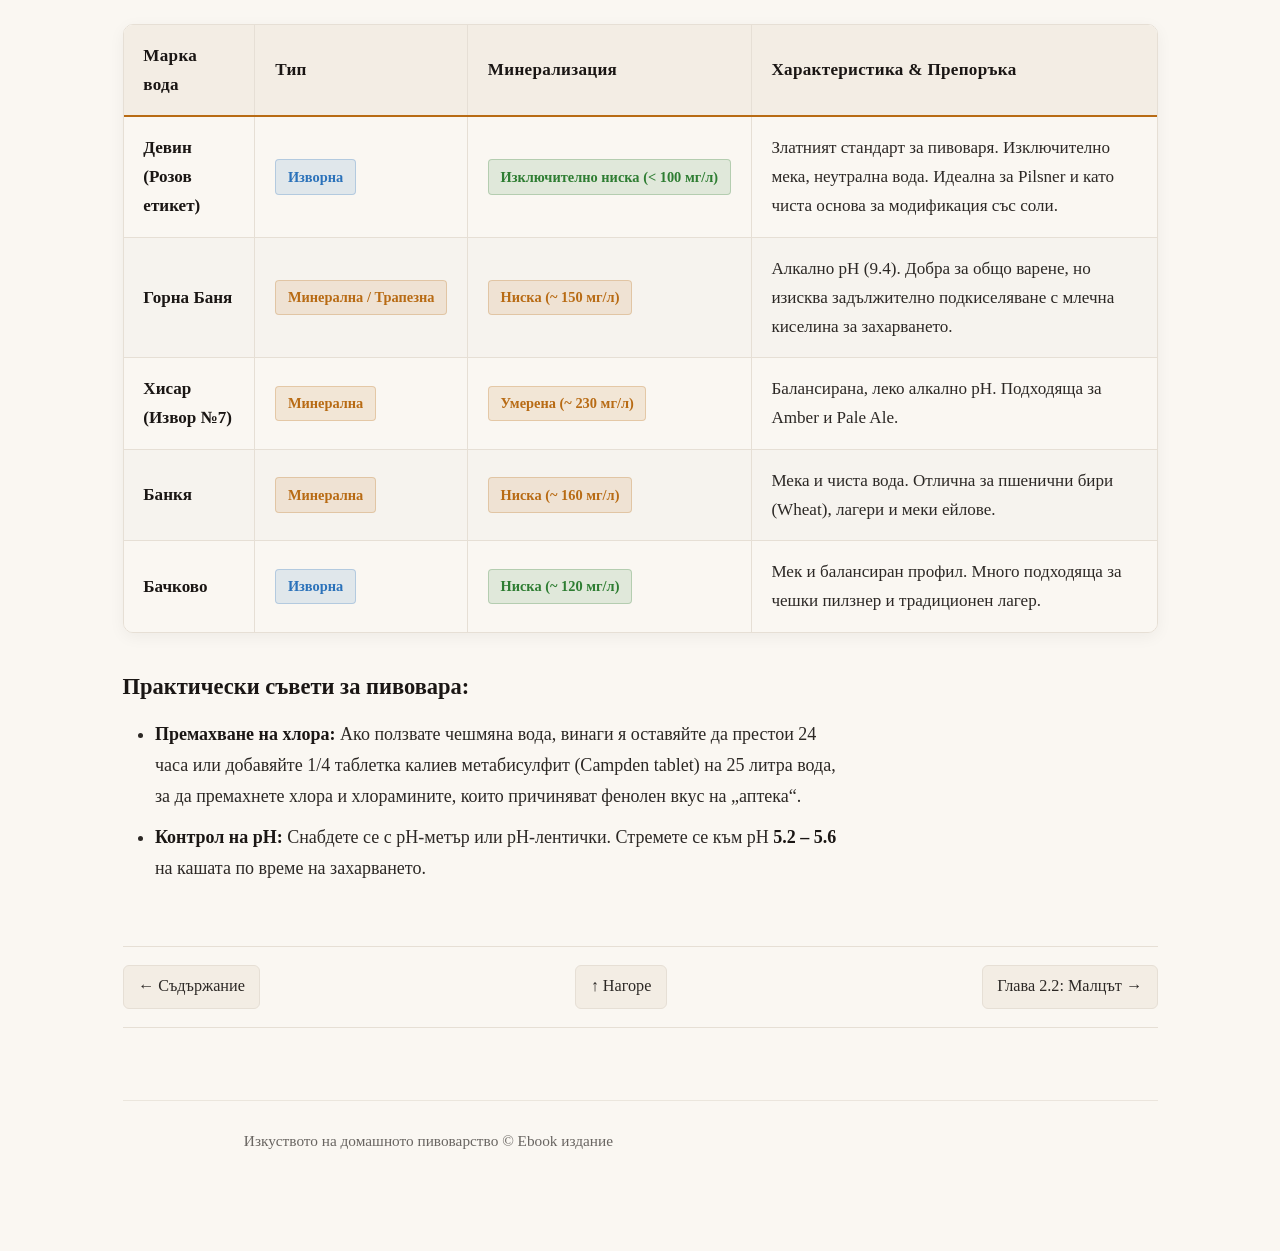
<file: chapter-02-1-water.html>
<!DOCTYPE html>
<html lang="bg">
<head>
  <meta charset="UTF-8">
  <meta name="viewport" content="width=device-width, initial-scale=1.0">
  <title>Глава 2.1: Водата – Първата съставка и изкуството на профилирането - Изкуството на домашното пивоварство</title>
  <link rel="stylesheet" href="css/style.css">
</head>
<body>

  <header class="book-header">
    <div class="book-subtitle"><a href="index.html">&larr; Към съдържанието</a></div>
    <h1 class="book-title">Глава 2.1: Водата – Първата съставка и изкуството на профилирането</h1>
  </header>

  <nav class="top-nav">
    <a href="index.html" class="nav-btn">&larr; Съдържание</a>
    <span>Част 1 от 3 (Вода)</span>
    <a href="chapter-02-2-malt.html" class="nav-btn">Глава 2.2: Малцът &rarr;</a>
  </nav>

  <main>
    <article class="chapter-content">

      <!-- Section 2.1 -->
      <section id="intro-water">
        <h2>Увод: Защо водата е фундаментът на пивоварството?</h2>
        <p>При приготвянето на бира често се отделя най-голямо внимание на малца и хмела, но водата представлява между <strong>90% и 95% от обема</strong> на готовата напитка. Тя не е просто пасивен разтворител, а активен химически медиум, който управлява захарването, определя ефективността на ензимите, влияе върху развитието на дрождите и пряко оформя вкусовия профил на готовата бира.</p>
        
        <p>Всеки пивоварен процес започва с водата. Нейният минерален състав определя pH на кашата по време на захарването (маш-ин / mashing), а правилното pH (между <strong>5.2 и 5.6</strong>) е критично за:</p>
        
        <ul>
          <li><strong>Ензимната активност:</strong> Алфа- и бета-амилазата разграждат нишестето от малца до ферментируеми захари само в определен диапазон на киселинност.</li>
          <li><strong>Екстракцията:</strong> Твърде високото pH (над 5.8) води до извличане на груби, стипчиви танини от люспите на малца, придаващи неприятен стипчив вкус.</li>
          <li><strong>Бистротата и трайността:</strong> Минералите помагат за коагулацията и утаяването (преципитирането) на белтъчините по време на варене.</li>
        </ul>
      </section>

      <!-- Section 2.2 -->
      <section id="minerals">
        <h2>Практическо влияние на минералите и твърдостта върху вкуса</h2>
        <p>Твърдостта на водата се определя от разтворените в нея калциеви (Ca<sup>2+</sup>) и магнезиеви (Mg<sup>2+</sup>) йони. В пивоварството минералите се разделят на два ключови компонента: обща твърдост и алкалност (бикарбонати).</p>

        <h3>Ключовите йони и тяхното влияние:</h3>
        <ol>
          <li>
            <strong>Калций (Ca<sup>2+</sup>) – Двигателят на ферментацията:</strong><br>
            Снижава pH на кашата при реакция с малцовите фосфати. Подобрява бистротата, стабилизира ензимите и подпомага флокулацията (утаяването) на дрождите. Препоръчително ниво: 50–150 ppm (мг/л).
          </li>
          <li>
            <strong>Сулфати (SO<sub>4</sub><sup>2-</sup>) – Подчертават горчивината и хмела:</strong><br>
            Придават на хмеловата горчивина по-остър, суховат и подчертан характер. Прави вкуса на стилове като IPA и Pale Ale свеж, изчистен и интензивен.
          </li>
          <li>
            <strong>Хлориди (Cl<sup>-</sup>) – Подчертават малца и плътността:</strong><br>
            Придават на бирата по-закръглено, сладко, гладко и малцово тяло. Акцентират върху хлебните и карамелените нотки.
          </li>
          <li>
            <strong>Съотношение Сулфати към Хлориди (SO<sub>4</sub><sup>2-</sup> : Cl<sup>-</sup>):</strong>
            <ul>
              <li><em>2:1 до 4:1 (Сулфатно преобладаване):</em> Акцентира върху хмела, сухия завършек и горчивината (идеално за Pilsner, IPA, West Coast IPA).</li>
              <li><em>1:1 (Баланс):</em> За класически лагери, пшенични бири и кехлибарени ейлове.</li>
              <li><em>1:2 до 1:3 (Хлоридно преобладаване):</em> Акцентира върху малцовата сладост, тялото и мекотата (идеално за Stout, Porter, NEIPA).</li>
            </ul>
          </li>
          <li>
            <strong>Бикарбонати (HCO<sub>3</sub><sup>-</sup>) – Буферът на киселинността:</strong><br>
            Повишават pH на кашата. За светли бири са необходими ниски нива (под 50 ppm), докато за тъмни малцове (които са киселинни сами по себе си) са необходими по-високи нива (100–300 ppm), за да не падне pH прекалено ниско.
          </li>
          <li>
            <strong>Натрий (Na<sup>+</sup>) и Магнезий (Mg<sup>2+</sup>):</strong><br>
            В малки количества (10–30 ppm) допринасят за заглаждане на вкуса, но над 50 ppm могат да дадат солен или метално-горчив оттенък.
          </li>
        </ol>
      </section>

      <!-- Section 2.3 -->
      <section id="water-profiles">
        <h2>Водни профили според стила бира</h2>
        <p>Исторически, световните стилове бира са възникнали именно според естествения профил на местната вода:</p>

        <figure class="wide-figure">
          <img src="images/water-profiles-diagram.jpg" alt="Съотношение SO₄²⁻ : Cl⁻ според стила бира" width="1000" height="562">
          <figcaption>Графика: Съотношение на сулфати към хлориди (SO<sub>4</sub><sup>2-</sup> : Cl<sup>-</sup>) според стила бира</figcaption>
        </figure>

        <h3>За Лагерни стилове:</h3>
        <ul>
          <li><strong>Бохемски Pilsner (Пилзенски тип):</strong> Изключително мека вода. Ниски минерали (Ca<sup>2+</sup> &lt; 20 ppm, ниски бикарбонати). Резултатът е кадифен, изключително гладък вкус и чист израз на благородния чешки хмел Saaz.</li>
          <li><strong>Vienna Lager / Märzen:</strong> Умерена твърдост, леко повишени бикарбонати и сулфати. Подчертава препечения, хлебен малцов характер.</li>
          <li><strong>Bock &amp; Dunkel (Тъмни лагери):</strong> Средно твърда вода с умерени бикарбонати (HCO<sub>3</sub><sup>-</sup> ~ 100–200 ppm). Тъмните малцове неутрализират алкалността, осигурявайки балансирано pH и наситен шоколадово-карамелен вкус.</li>
        </ul>

        <h3>За Ейлови стилове:</h3>
        <ul>
          <li><strong>Pale Ale &amp; IPA (Стил Burton-on-Trent):</strong> Високо съдържание на калций и сулфати (SO<sub>4</sub><sup>2-</sup> &gt; 250 ppm). Създава известната изразителна, ясна и суха хмелова горчивина.</li>
          <li><strong>Stout &amp; Porter (Стил Дъблин / Лондон):</strong> Висока алкалност и високи бикарбонати (HCO<sub>3</sub><sup>-</sup> &gt; 200 ppm). Балансира силната киселинност на изпечения черен ечемик.</li>
          <li><strong>Amber / Brown Ale:</strong> Балансирана вода със средни нива на сулфати и хлориди (съотношение ~ 1:1).</li>
        </ul>
      </section>

      <!-- Section 2.4 -->
      <section id="bg-tap-water">
        <h2>Водата в България: Регионален анализ на чешмяната вода</h2>
        <p>Чешмяната вода в България варира драматично в зависимост от географския произход – планинските и рило-родопски източници осигуряват мека вода, докато карстовите и подземни водоизточници в равнините са със средна до висока твърдост.</p>

        <blockquote class="timeline-card">
          <strong>Скала на твърдост на чешмяната вода в България (&deg;dH):</strong><br>
          &bull; <strong>МЕКА ВОДА (&lt; 7&deg;dH):</strong> София, Благоевград<br>
          &bull; <strong>СРЕДНА ВОДА (7–14&deg;dH):</strong> Пловдив<br>
          &bull; <strong>ТВЪРДА ВОДА (&gt; 14&deg;dH):</strong> Стара Загора, Шумен
        </blockquote>

        <ol>
          <li>
            <strong>София (Рила / Искър) – Изключително мека вода:</strong><br>
            Много ниска обща минерализация, ниска обща твърдост (3–5&deg;dH), минимално съдържание на калций и бикарбонати. Перфектна база за Pilsner, светли лагери, пшенична бира (Hefeweizen) и леки ейлове. За IPA се добавя гипс (CaSO<sub>4</sub>), а за Stout – калциев карбонат (CaCO<sub>3</sub>) или сода за хляб.
          </li>
          <li>
            <strong>Пловдив (Тракийска низина) – Средно твърда до твърда вода:</strong><br>
            Добива се предимно от подземни източници (8–12&deg;dH), съдържа повече калций и бикарбонати. Отлична за Vienna Lager, Märzen, Amber Ale и балансирани ейлове. За светъл Pilsner се разрежда с изворна вода или се подкиселява с млечна киселина.
          </li>
          <li>
            <strong>Шумен (Карстов район / Камчия) – Твърда вода:</strong><br>
            Висока твърдост (14–18&deg;dH), високо съдържание на бикарбонати и калций поради карстовите скали. Идеална за Dunkel, Bock, Porter и Stout.
          </li>
          <li>
            <strong>Стара Загора – Твърда минерализирана вода:</strong><br>
            Високи нива на карбонати и минерална твърдост (15–19&deg;dH). Подходяща за тъмни ейлове, Dark Lager и Amber Ale. За светли бири изисква подкиселяване с млечна киселина или кисел малц (Acidulated Malt).
          </li>
          <li>
            <strong>Благоевград (Рила / Пирин) – Мек планински тип:</strong><br>
            Традиционно мека и чиста вода (3–6&deg;dH). Прекрасно платно за Pilsner, Session Lager, K&ouml;lsch и Saison.
          </li>
        </ol>
      </section>

      <!-- Section 2.5 -->
      <section id="bg-bottled-water">
        <h2>Популярни български бутилирани води в пивоварството</h2>
        <p>Ако чешмяната ви вода съдържа твърде много хлор или е прекалено твърда, най-лесният начин за домашния пивовар е използването на бутилирана изворна или минерална вода.</p>

        <div class="table-wrapper">
          <table>
            <thead>
              <tr>
                <th>Марка вода</th>
                <th>Тип</th>
                <th>Минерализация</th>
                <th>Характеристика &amp; Препоръка</th>
              </tr>
            </thead>
            <tbody>
              <tr>
                <td><strong>Девин (Розов етикет)</strong></td>
                <td><span class="tag tag-blue">Изворна</span></td>
                <td><span class="tag tag-green">Изключително ниска (&lt; 100 мг/л)</span></td>
                <td>Златният стандарт за пивоваря. Изключително мека, неутрална вода. Идеална за Pilsner и като чиста основа за модификация със соли.</td>
              </tr>
              <tr>
                <td><strong>Горна Баня</strong></td>
                <td><span class="tag tag-soft">Минерална / Трапезна</span></td>
                <td><span class="tag tag-soft">Ниска (~ 150 мг/л)</span></td>
                <td>Алкално pH (9.4). Добра за общо варене, но изисква задължително подкиселяване с млечна киселина за захарването.</td>
              </tr>
              <tr>
                <td><strong>Хисар (Извор №7)</strong></td>
                <td><span class="tag tag-soft">Минерална</span></td>
                <td><span class="tag tag-soft">Умерена (~ 230 мг/л)</span></td>
                <td>Балансирана, леко алкално pH. Подходяща за Amber и Pale Ale.</td>
              </tr>
              <tr>
                <td><strong>Банкя</strong></td>
                <td><span class="tag tag-soft">Минерална</span></td>
                <td><span class="tag tag-soft">Ниска (~ 160 мг/л)</span></td>
                <td>Мека и чиста вода. Отлична за пшенични бири (Wheat), лагери и меки ейлове.</td>
              </tr>
              <tr>
                <td><strong>Бачково</strong></td>
                <td><span class="tag tag-blue">Изворна</span></td>
                <td><span class="tag tag-green">Ниска (~ 120 мг/л)</span></td>
                <td>Мек и балансиран профил. Много подходяща за чешки пилзнер и традиционен лагер.</td>
              </tr>
            </tbody>
          </table>
        </div>

        <h3>Практически съвети за пивовара:</h3>
        <ul>
          <li><strong>Премахване на хлора:</strong> Ако ползвате чешмяна вода, винаги я оставяйте да престои 24 часа или добавяйте 1/4 таблетка калиев метабисулфит (Campden tablet) на 25 литра вода, за да премахнете хлора и хлорамините, които причиняват фенолен вкус на „аптека“.</li>
          <li><strong>Контрол на pH:</strong> Снабдете се с pH-метър или pH-лентички. Стремете се към pH <strong>5.2 – 5.6</strong> на кашата по време на захарването.</li>
        </ul>
      </section>

    </article>
  </main>

  <nav class="bottom-nav">
    <a href="index.html" class="nav-btn">&larr; Съдържание</a>
    <a href="#intro-water" class="nav-btn">&uarr; Нагоре</a>
    <a href="chapter-02-2-malt.html" class="nav-btn">Глава 2.2: Малцът &rarr;</a>
  </nav>

  <footer class="book-footer">
    <p>Изкуството на домашното пивоварство &copy; Ebook издание</p>
  </footer>
</body>
</html>
</file>
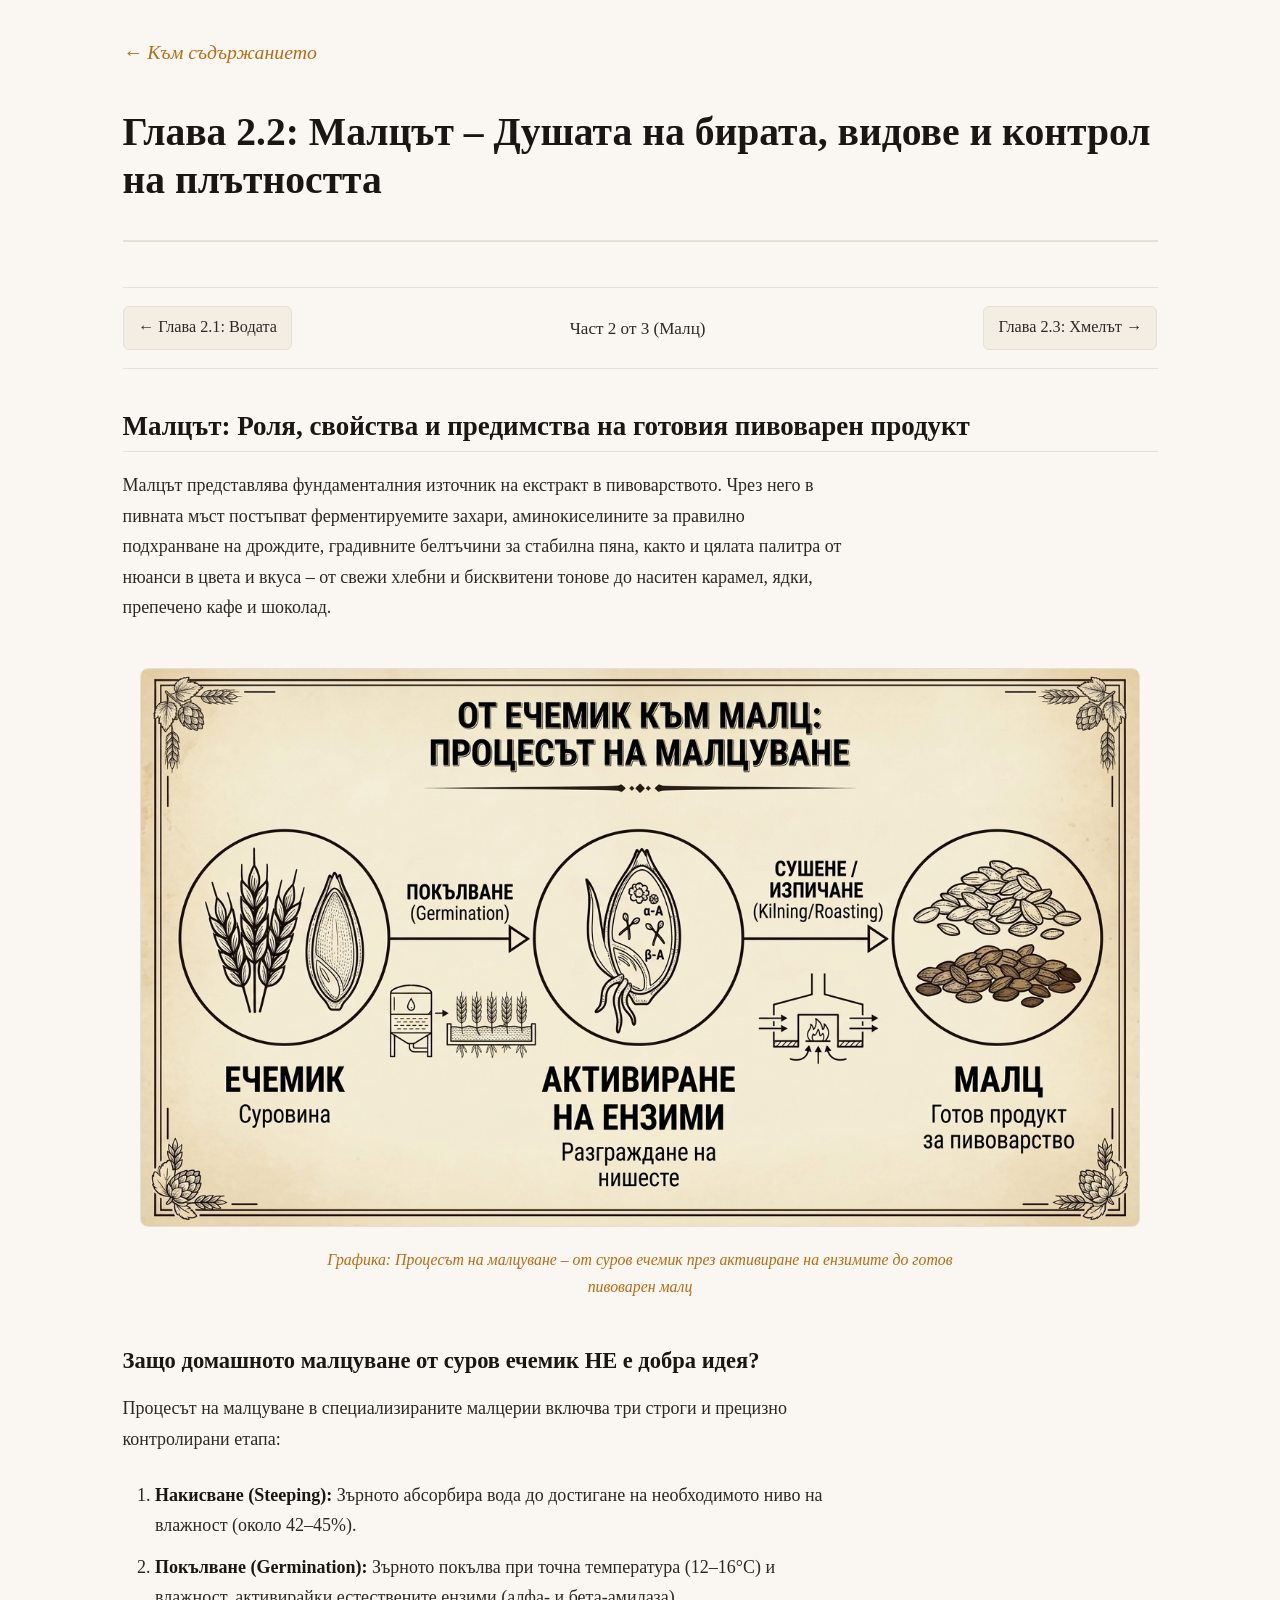
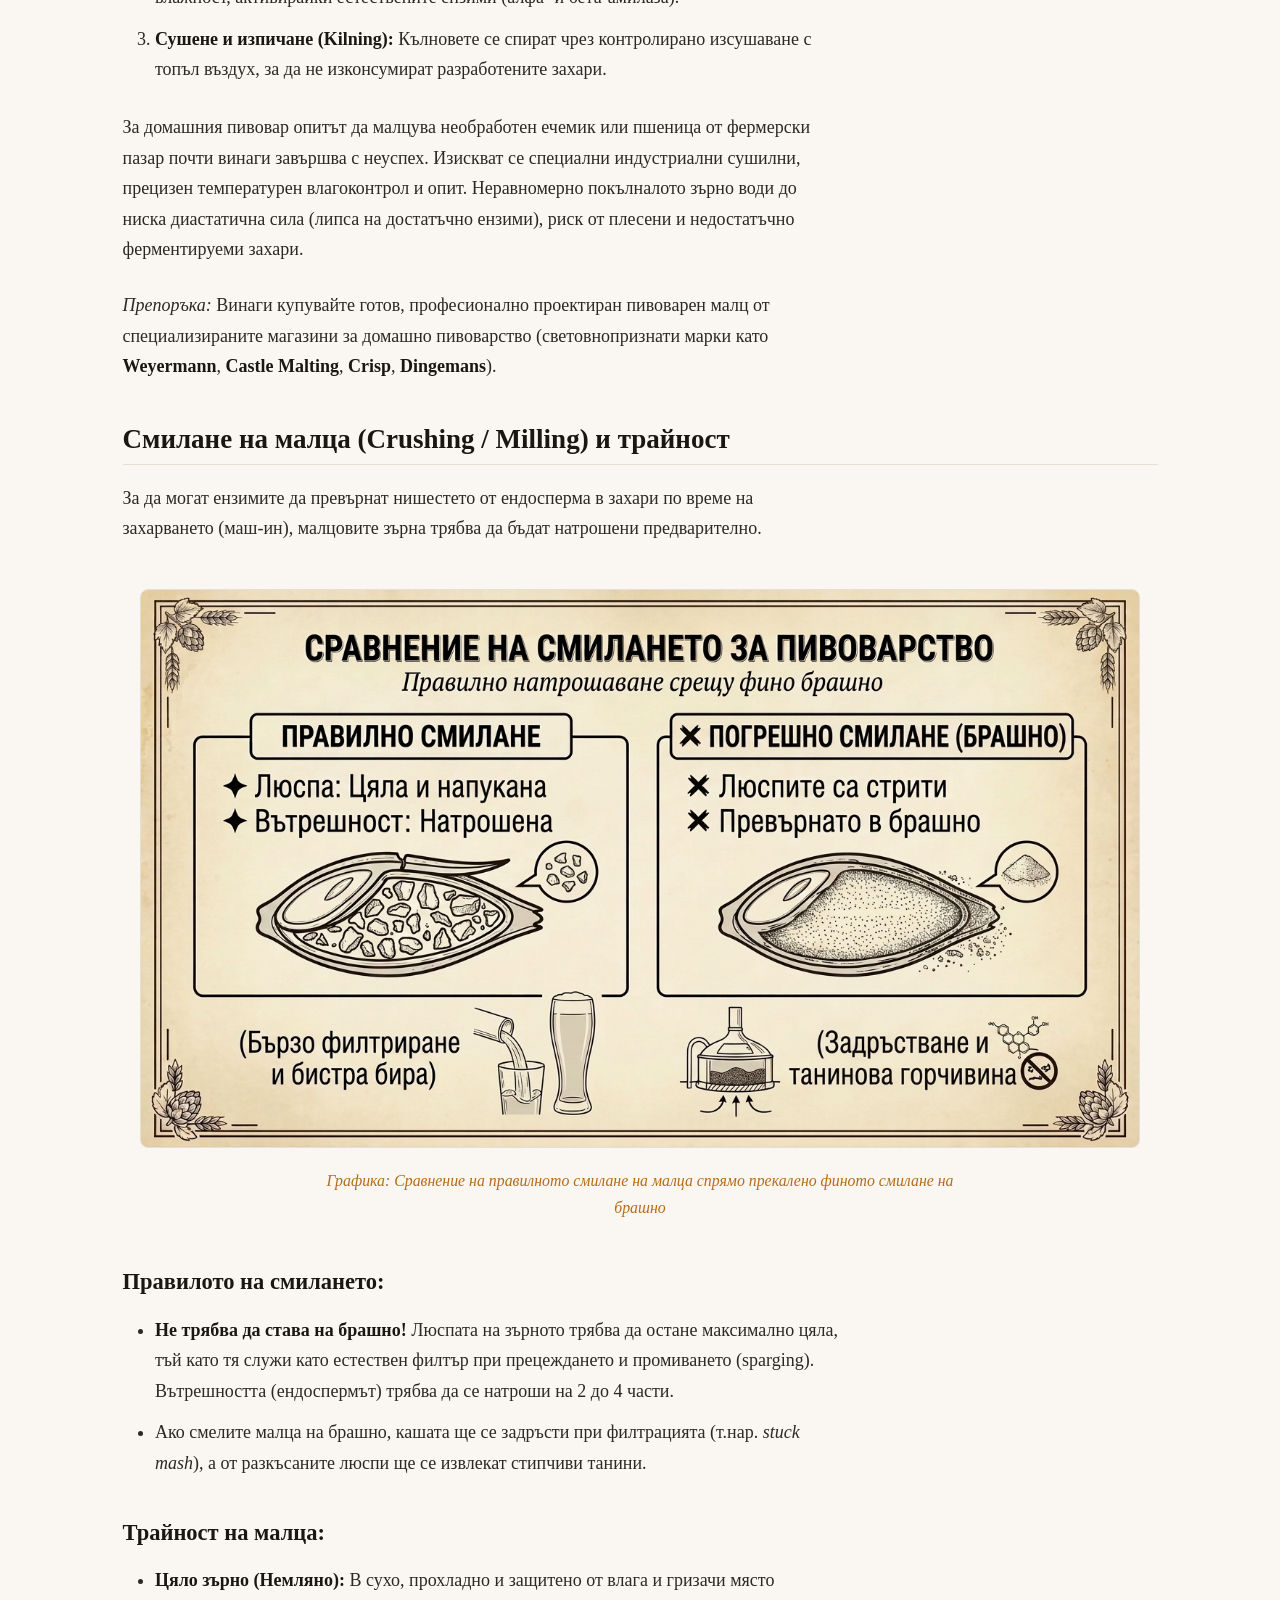
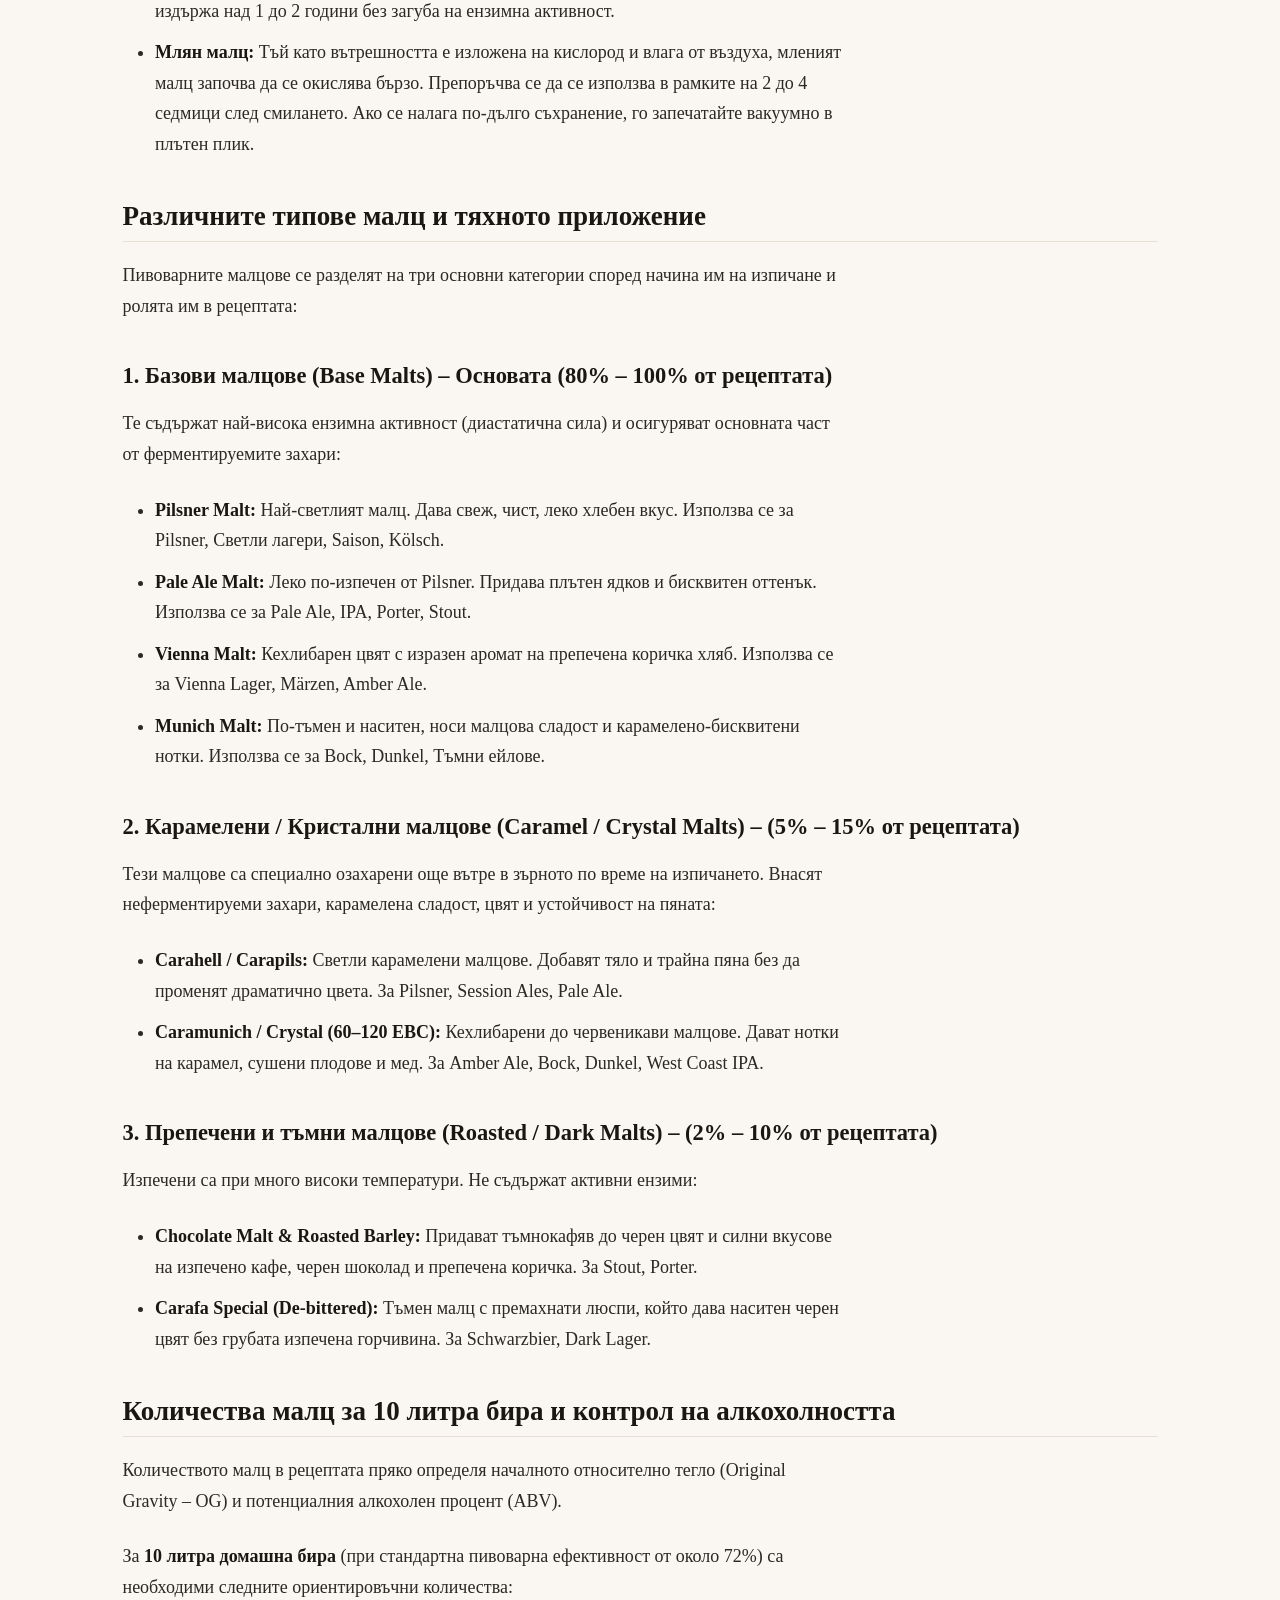
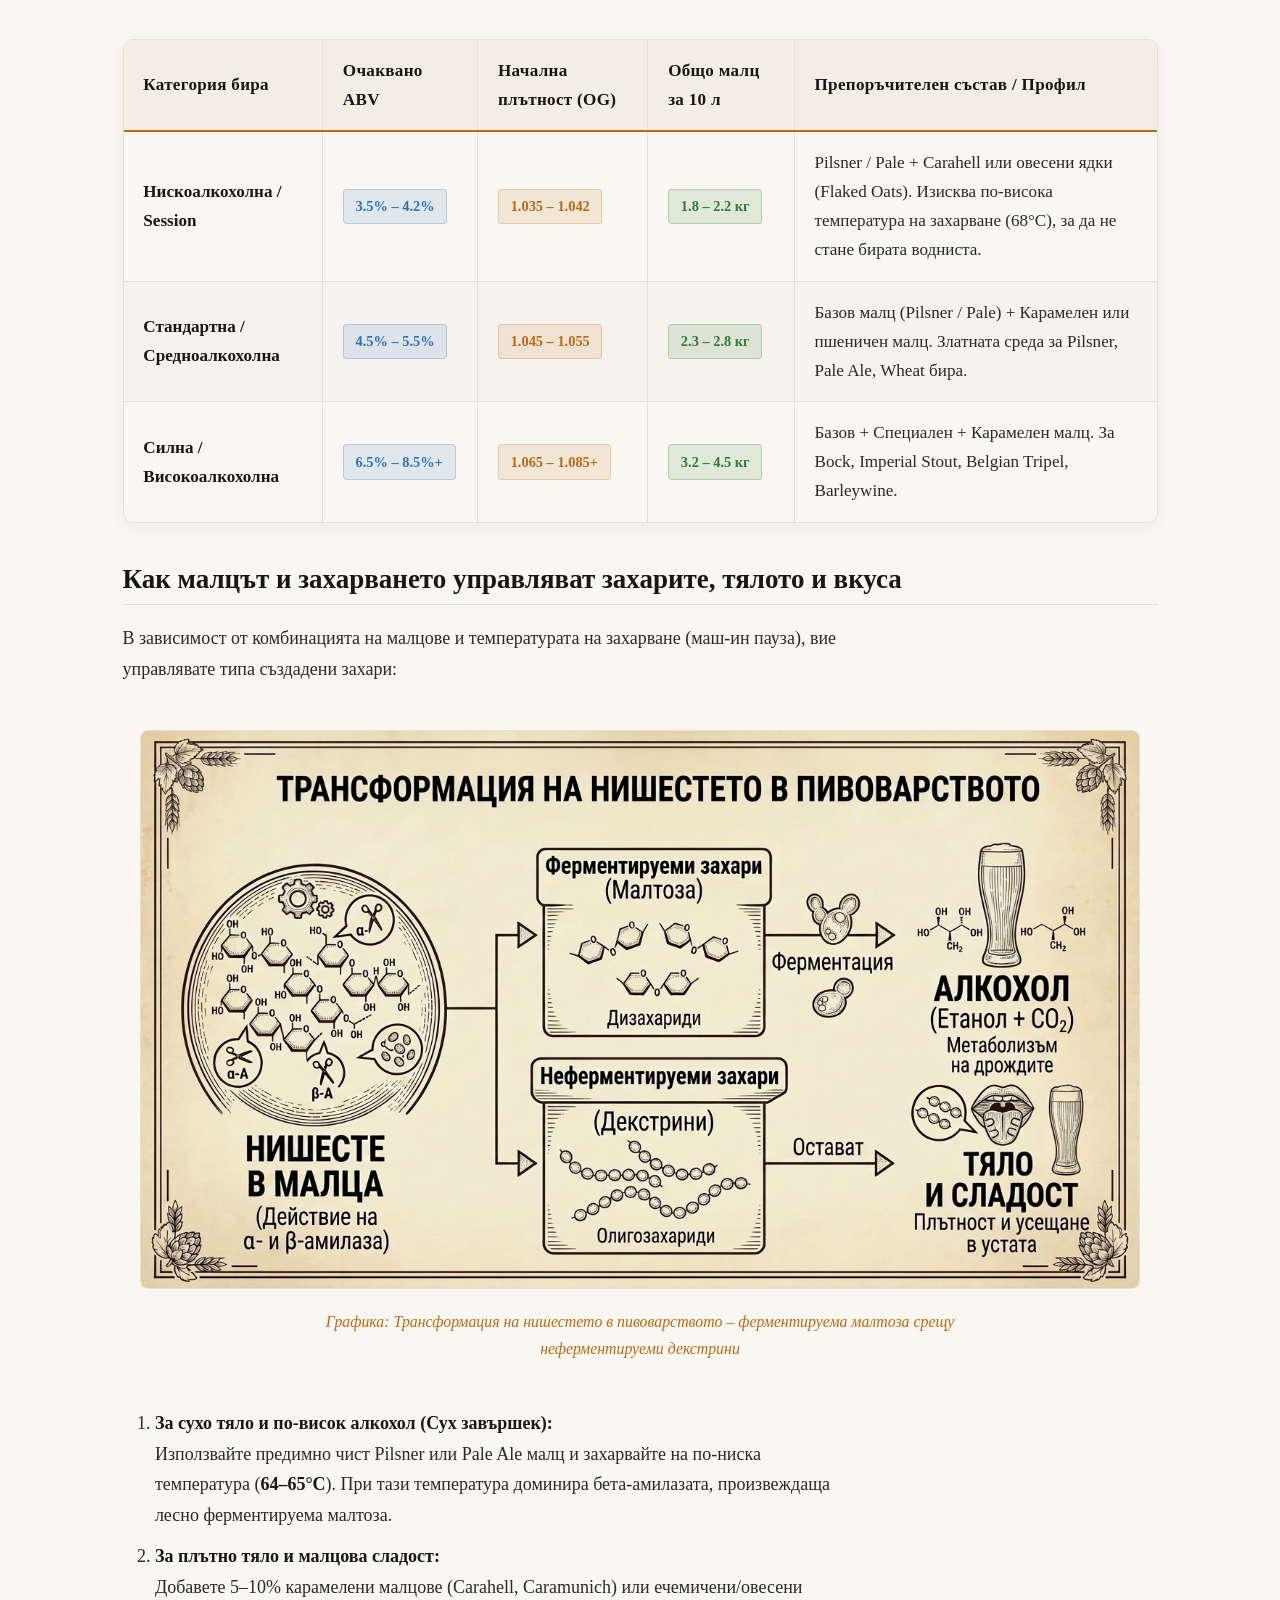
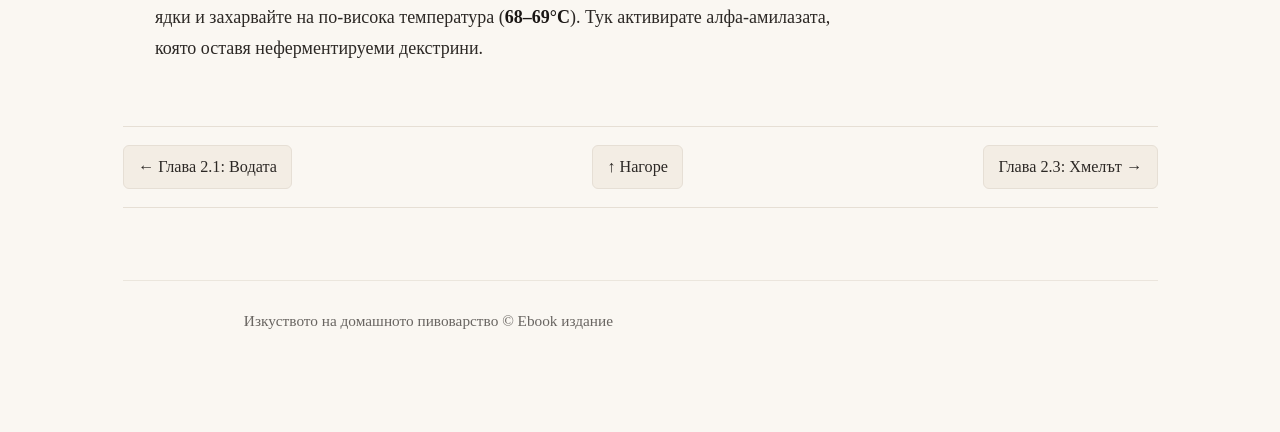
<file: chapter-02-2-malt.html>
<!DOCTYPE html>
<html lang="bg">
<head>
  <meta charset="UTF-8">
  <meta name="viewport" content="width=device-width, initial-scale=1.0">
  <title>Глава 2.2: Малцът – Душата на бирата, видове и контрол на плътността - Изкуството на домашното пивоварство</title>
  <link rel="stylesheet" href="css/style.css">
</head>
<body>

  <header class="book-header">
    <div class="book-subtitle"><a href="index.html">&larr; Към съдържанието</a></div>
    <h1 class="book-title">Глава 2.2: Малцът – Душата на бирата, видове и контрол на плътността</h1>
  </header>

  <nav class="top-nav">
    <a href="chapter-02-1-water.html" class="nav-btn">&larr; Глава 2.1: Водата</a>
    <span>Част 2 от 3 (Малц)</span>
    <a href="chapter-02-3-hops.html" class="nav-btn">Глава 2.3: Хмелът &rarr;</a>
  </nav>

  <main>
    <article class="chapter-content">

      <!-- Section 2.6 -->
      <section id="malt-basics">
        <h2>Малцът: Роля, свойства и предимства на готовия пивоварен продукт</h2>
        <p>Малцът представлява фундаменталния източник на екстракт в пивоварството. Чрез него в пивната мъст постъпват ферментируемите захари, аминокиселините за правилно подхранване на дрождите, градивните белтъчини за стабилна пяна, както и цялата палитра от нюанси в цвета и вкуса – от свежи хлебни и бисквитени тонове до наситен карамел, ядки, препечено кафе и шоколад.</p>

        <figure class="wide-figure">
          <img src="images/malting-process-diagram.jpg" alt="От ечемик към малц: Процесът на малцуване" width="1000" height="562">
          <figcaption>Графика: Процесът на малцуване – от суров ечемик през активиране на ензимите до готов пивоварен малц</figcaption>
        </figure>

        <h3>Защо домашното малцуване от суров ечемик НЕ е добра идея?</h3>
        <p>Процесът на малцуване в специализираните малцерии включва три строги и прецизно контролирани етапа:</p>
        <ol>
          <li><strong>Накисване (Steeping):</strong> Зърното абсорбира вода до достигане на необходимото ниво на влажност (около 42–45%).</li>
          <li><strong>Покълване (Germination):</strong> Зърното покълва при точна температура (12–16&deg;C) и влажност, активирайки естествените ензими (алфа- и бета-амилаза).</li>
          <li><strong>Сушене и изпичане (Kilning):</strong> Кълновете се спират чрез контролирано изсушаване с топъл въздух, за да не изконсумират разработените захари.</li>
        </ol>

        <p>За домашния пивовар опитът да малцува необработен ечемик или пшеница от фермерски пазар почти винаги завършва с неуспех. Изискват се специални индустриални сушилни, прецизен температурен влагоконтрол и опит. Неравномерно покълналото зърно води до ниска диастатична сила (липса на достатъчно ензими), риск от плесени и недостатъчно ферментируеми захари.</p>
        
        <p><em>Препоръка:</em> Винаги купувайте готов, професионално проектиран пивоварен малц от специализираните магазини за домашно пивоварство (световнопризнати марки като <strong>Weyermann</strong>, <strong>Castle Malting</strong>, <strong>Crisp</strong>, <strong>Dingemans</strong>).</p>
      </section>

      <!-- Section 2.7 -->
      <section id="milling-storage">
        <h2>Смилане на малца (Crushing / Milling) и трайност</h2>
        <p>За да могат ензимите да превърнат нишестето от ендосперма в захари по време на захарването (маш-ин), малцовите зърна трябва да бъдат натрошени предварително.</p>

        <figure class="wide-figure">
          <img src="images/malt-crushing-diagram.jpg" alt="Сравнение на смилането за пивоварство" width="1000" height="562">
          <figcaption>Графика: Сравнение на правилното смилане на малца спрямо прекалено финото смилане на брашно</figcaption>
        </figure>

        <h3>Правилото на смилането:</h3>
        <ul>
          <li><strong>Не трябва да става на брашно!</strong> Люспата на зърното трябва да остане максимално цяла, тъй като тя служи като естествен филтър при прецеждането и промиването (sparging). Вътрешността (ендоспермът) трябва да се натроши на 2 до 4 части.</li>
          <li>Ако смелите малца на брашно, кашата ще се задръсти при филтрацията (т.нар. <em>stuck mash</em>), а от разкъсаните люспи ще се извлекат стипчиви танини.</li>
        </ul>

        <h3>Трайност на малца:</h3>
        <ul>
          <li><strong>Цяло зърно (Немляно):</strong> В сухо, прохладно и защитено от влага и гризачи място издържа над 1 до 2 години без загуба на ензимна активност.</li>
          <li><strong>Млян малц:</strong> Тъй като вътрешността е изложена на кислород и влага от въздуха, мленият малц започва да се окислява бързо. Препоръчва се да се използва в рамките на 2 до 4 седмици след смилането. Ако се налага по-дълго съхранение, го запечатайте вакуумно в плътен плик.</li>
        </ul>
      </section>

      <!-- Section 2.8 -->
      <section id="malt-types">
        <h2>Различните типове малц и тяхното приложение</h2>
        <p>Пивоварните малцове се разделят на три основни категории според начина им на изпичане и ролята им в рецептата:</p>

        <h3>1. Базови малцове (Base Malts) – Основата (80% – 100% от рецептата)</h3>
        <p>Те съдържат най-висока ензимна активност (диастатична сила) и осигуряват основната част от ферментируемите захари:</p>
        <ul>
          <li><strong>Pilsner Malt:</strong> Най-светлият малц. Дава свеж, чист, леко хлебен вкус. Използва се за Pilsner, Светли лагери, Saison, K&ouml;lsch.</li>
          <li><strong>Pale Ale Malt:</strong> Леко по-изпечен от Pilsner. Придава плътен ядков и бисквитен оттенък. Използва се за Pale Ale, IPA, Porter, Stout.</li>
          <li><strong>Vienna Malt:</strong> Кехлибарен цвят с изразен аромат на препечена коричка хляб. Използва се за Vienna Lager, M&auml;rzen, Amber Ale.</li>
          <li><strong>Munich Malt:</strong> По-тъмен и наситен, носи малцова сладост и карамелено-бисквитени нотки. Използва се за Bock, Dunkel, Тъмни ейлове.</li>
        </ul>

        <h3>2. Карамелени / Кристални малцове (Caramel / Crystal Malts) – (5% – 15% от рецептата)</h3>
        <p>Тези малцове са специално озахарени още вътре в зърното по време на изпичането. Внасят неферментируеми захари, карамелена сладост, цвят и устойчивост на пяната:</p>
        <ul>
          <li><strong>Carahell / Carapils:</strong> Светли карамелени малцове. Добавят тяло и трайна пяна без да променят драматично цвета. За Pilsner, Session Ales, Pale Ale.</li>
          <li><strong>Caramunich / Crystal (60–120 EBC):</strong> Кехлибарени до червеникави малцове. Дават нотки на карамел, сушени плодове и мед. За Amber Ale, Bock, Dunkel, West Coast IPA.</li>
        </ul>

        <h3>3. Препечени и тъмни малцове (Roasted / Dark Malts) – (2% – 10% от рецептата)</h3>
        <p>Изпечени са при много високи температури. Не съдържат активни ензими:</p>
        <ul>
          <li><strong>Chocolate Malt &amp; Roasted Barley:</strong> Придават тъмнокафяв до черен цвят и силни вкусове на изпечено кафе, черен шоколад и препечена коричка. За Stout, Porter.</li>
          <li><strong>Carafa Special (De-bittered):</strong> Тъмен малц с премахнати люспи, който дава наситен черен цвят без грубата изпечена горчивина. За Schwarzbier, Dark Lager.</li>
        </ul>
      </section>

      <!-- Section 2.9 -->
      <section id="malt-quantities-abv">
        <h2>Количества малц за 10 литра бира и контрол на алкохолността</h2>
        <p>Количеството малц в рецептата пряко определя началното относително тегло (Original Gravity – OG) и потенциалния алкохолен процент (ABV).</p>
        
        <p>За <strong>10 литра домашна бира</strong> (при стандартна пивоварна ефективност от около 72%) са необходими следните ориентировъчни количества:</p>

        <div class="table-wrapper">
          <table>
            <thead>
              <tr>
                <th>Категория бира</th>
                <th>Очаквано ABV</th>
                <th>Начална плътност (OG)</th>
                <th>Общо малц за 10 л</th>
                <th>Препоръчителен състав / Профил</th>
              </tr>
            </thead>
            <tbody>
              <tr>
                <td><strong>Нискоалкохолна / Session</strong></td>
                <td><span class="tag tag-blue">3.5% – 4.2%</span></td>
                <td><span class="tag tag-soft">1.035 – 1.042</span></td>
                <td><span class="tag tag-green">1.8 – 2.2 кг</span></td>
                <td>Pilsner / Pale + Carahell или овесени ядки (Flaked Oats). Изисква по-висока температура на захарване (68&deg;C), за да не стане бирата водниста.</td>
              </tr>
              <tr>
                <td><strong>Стандартна / Средноалкохолна</strong></td>
                <td><span class="tag tag-blue">4.5% – 5.5%</span></td>
                <td><span class="tag tag-soft">1.045 – 1.055</span></td>
                <td><span class="tag tag-green">2.3 – 2.8 кг</span></td>
                <td>Базов малц (Pilsner / Pale) + Карамелен или пшеничен малц. Златната среда за Pilsner, Pale Ale, Wheat бира.</td>
              </tr>
              <tr>
                <td><strong>Силна / Високоалкохолна</strong></td>
                <td><span class="tag tag-blue">6.5% – 8.5%+</span></td>
                <td><span class="tag tag-soft">1.065 – 1.085+</span></td>
                <td><span class="tag tag-green">3.2 – 4.5 кг</span></td>
                <td>Базов + Специален + Карамелен малц. За Bock, Imperial Stout, Belgian Tripel, Barleywine.</td>
              </tr>
            </tbody>
          </table>
        </div>
      </section>

      <!-- Section 2.10 -->
      <section id="mashing-temperatures">
        <h2>Как малцът и захарването управляват захарите, тялото и вкуса</h2>
        <p>В зависимост от комбинацията на малцове и температурата на захарване (маш-ин пауза), вие управлявате типа създадени захари:</p>

        <figure class="wide-figure">
          <img src="images/starch-transformation-diagram.jpg" alt="Трансформация на нишестето в пивоварството" width="1000" height="562">
          <figcaption>Графика: Трансформация на нишестето в пивоварството – ферментируема малтоза срещу неферментируеми декстрини</figcaption>
        </figure>

        <ol>
          <li>
            <strong>За сухо тяло и по-висок алкохол (Сух завършек):</strong><br>
            Използвайте предимно чист Pilsner или Pale Ale малц и захарвайте на по-ниска температура (<strong>64–65&deg;C</strong>). При тази температура доминира бета-амилазата, произвеждаща лесно ферментируема малтоза.
          </li>
          <li>
            <strong>За плътно тяло и малцова сладост:</strong><br>
            Добавете 5–10% карамелени малцове (Carahell, Caramunich) или ечемичени/овесени ядки и захарвайте на по-висока температура (<strong>68–69&deg;C</strong>). Тук активирате алфа-амилазата, която оставя неферментируеми декстрини.
          </li>
        </ol>
      </section>

    </article>
  </main>

  <nav class="bottom-nav">
    <a href="chapter-02-1-water.html" class="nav-btn">&larr; Глава 2.1: Водата</a>
    <a href="#malt-basics" class="nav-btn">&uarr; Нагоре</a>
    <a href="chapter-02-3-hops.html" class="nav-btn">Глава 2.3: Хмелът &rarr;</a>
  </nav>

  <footer class="book-footer">
    <p>Изкуството на домашното пивоварство &copy; Ebook издание</p>
  </footer>

</body>
</html>
</file>
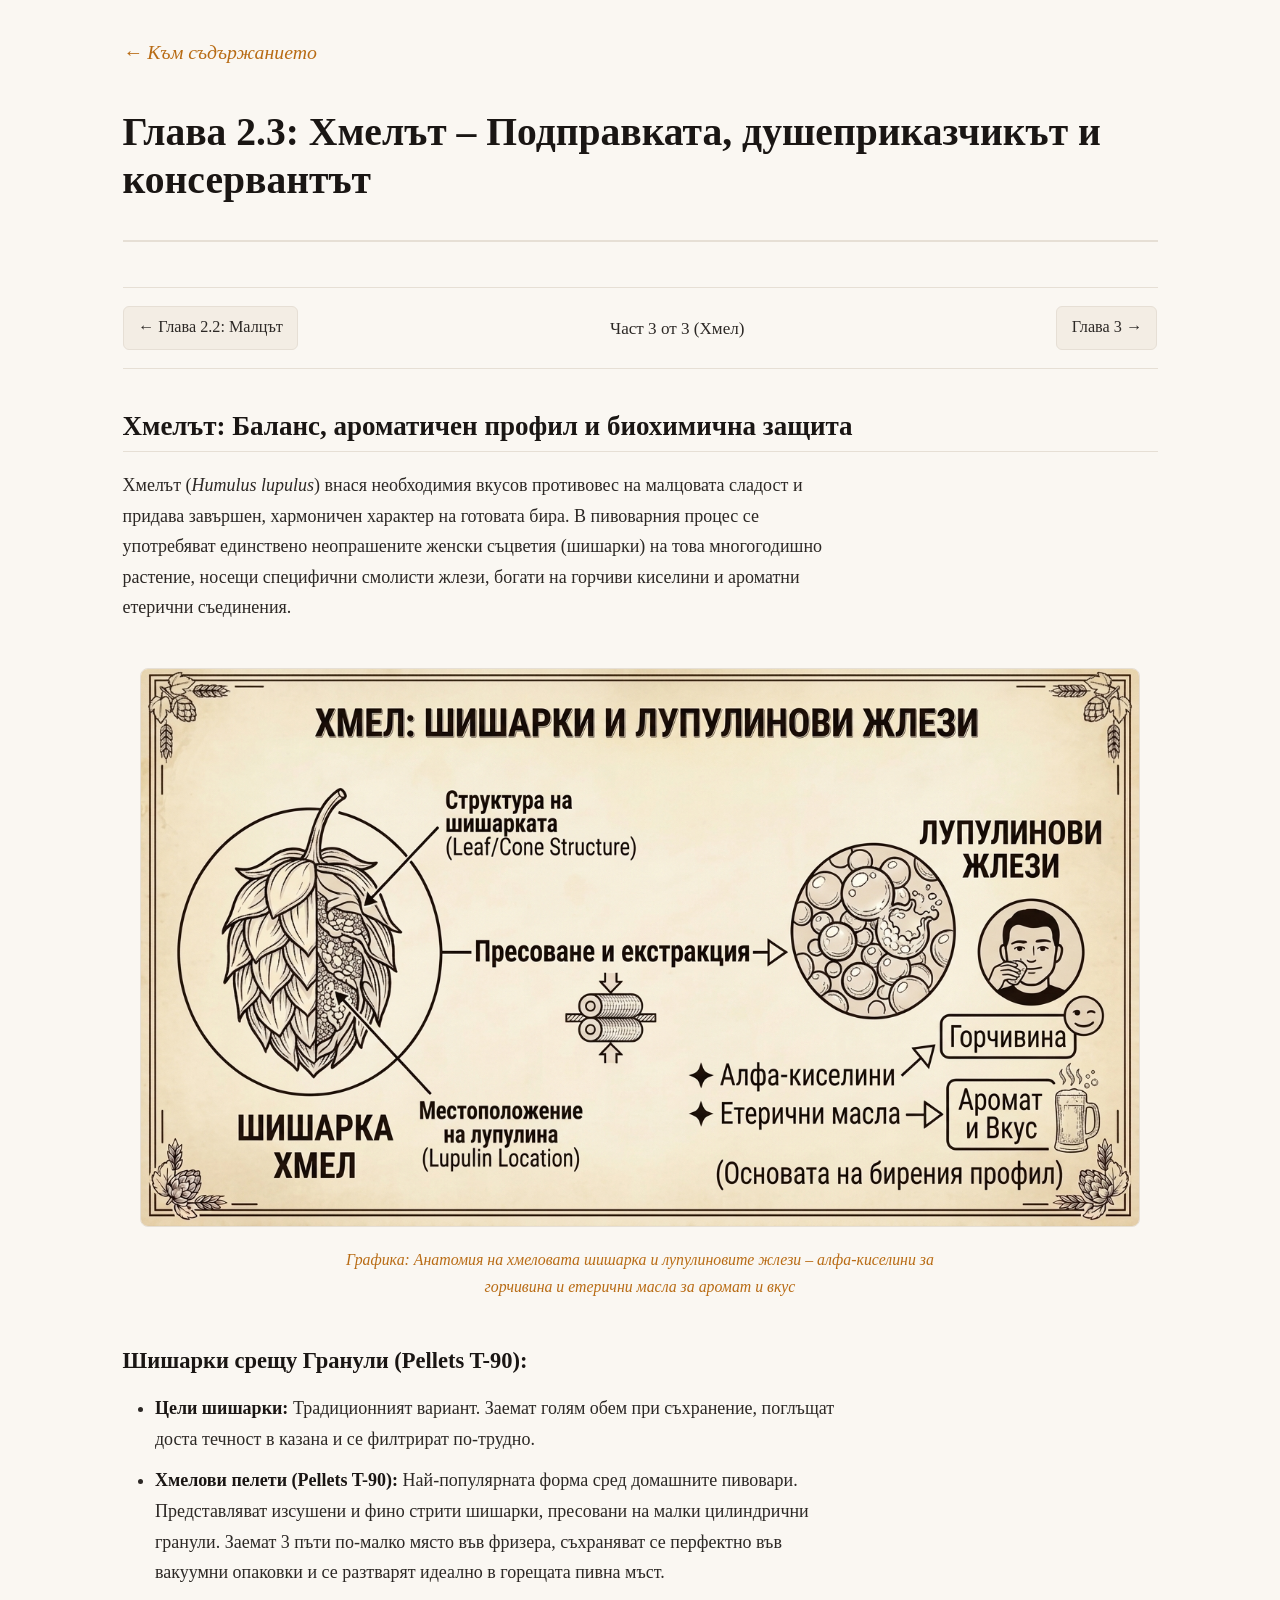
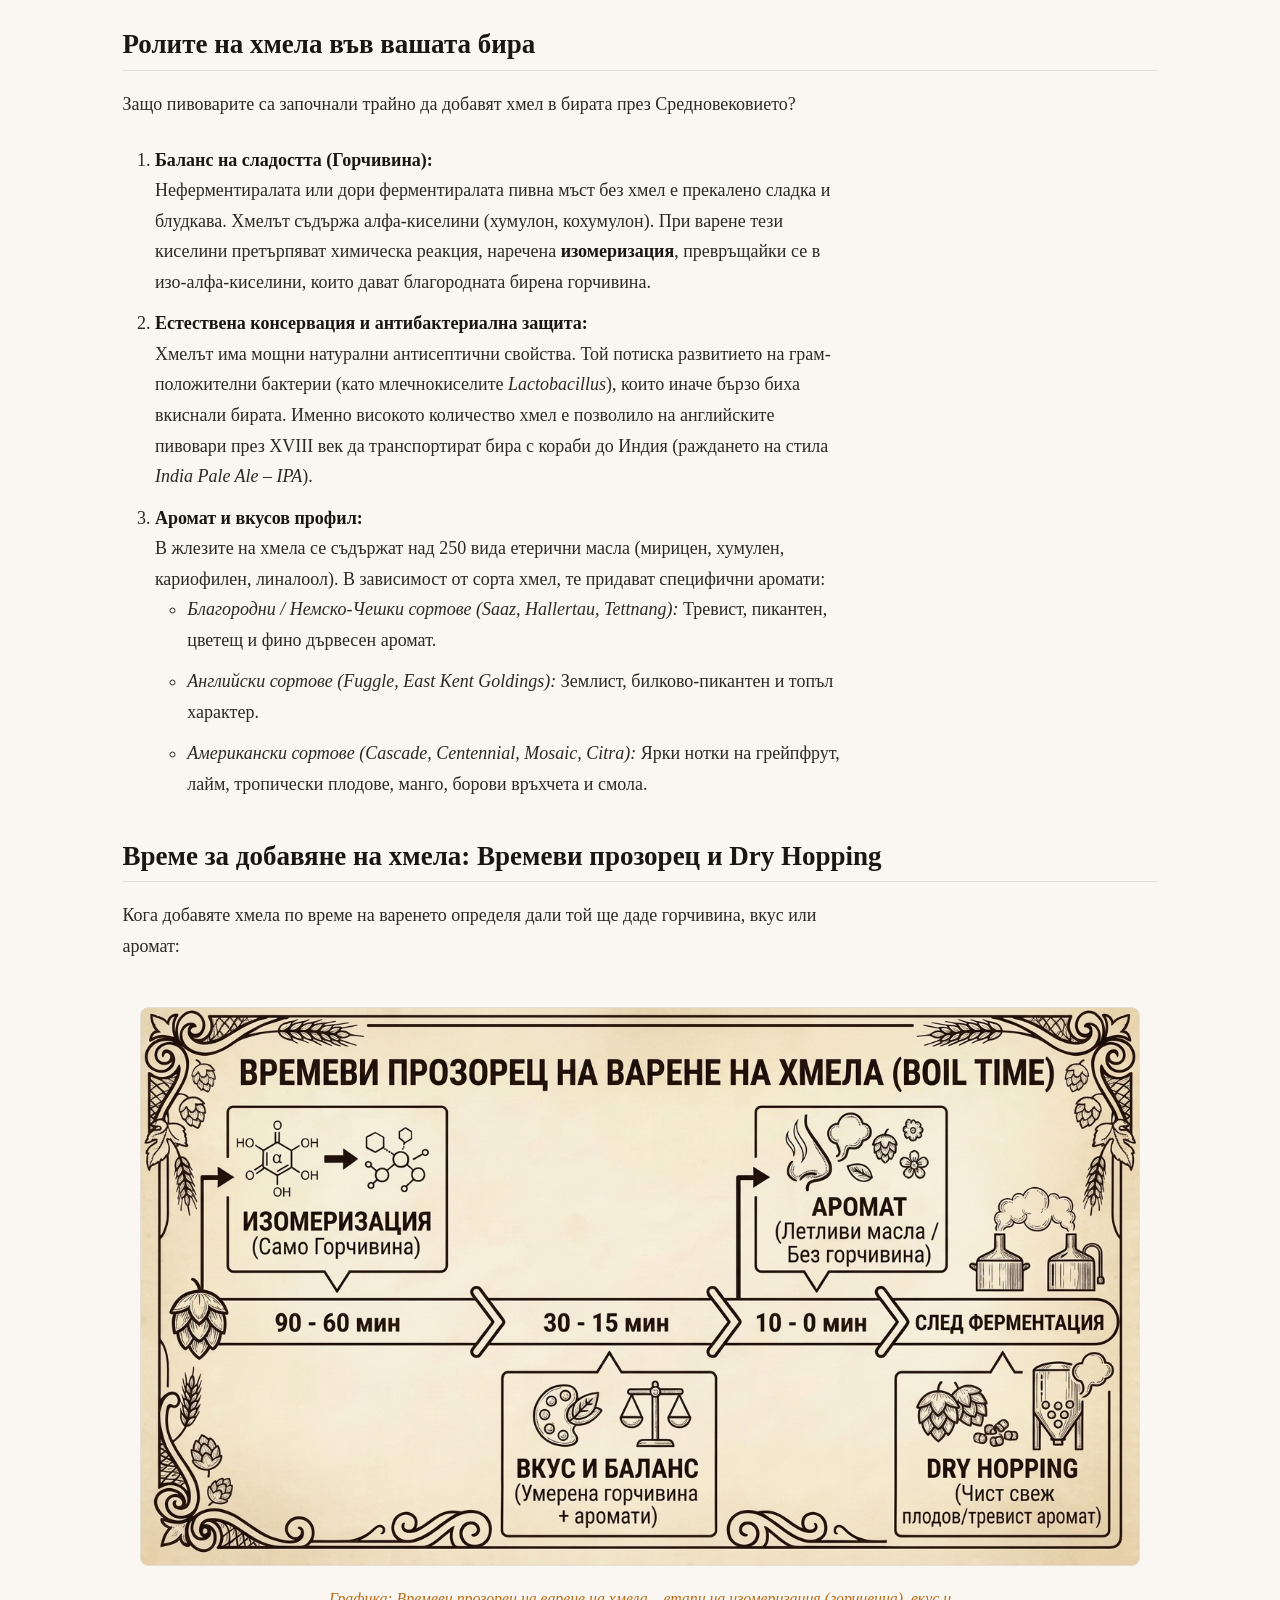
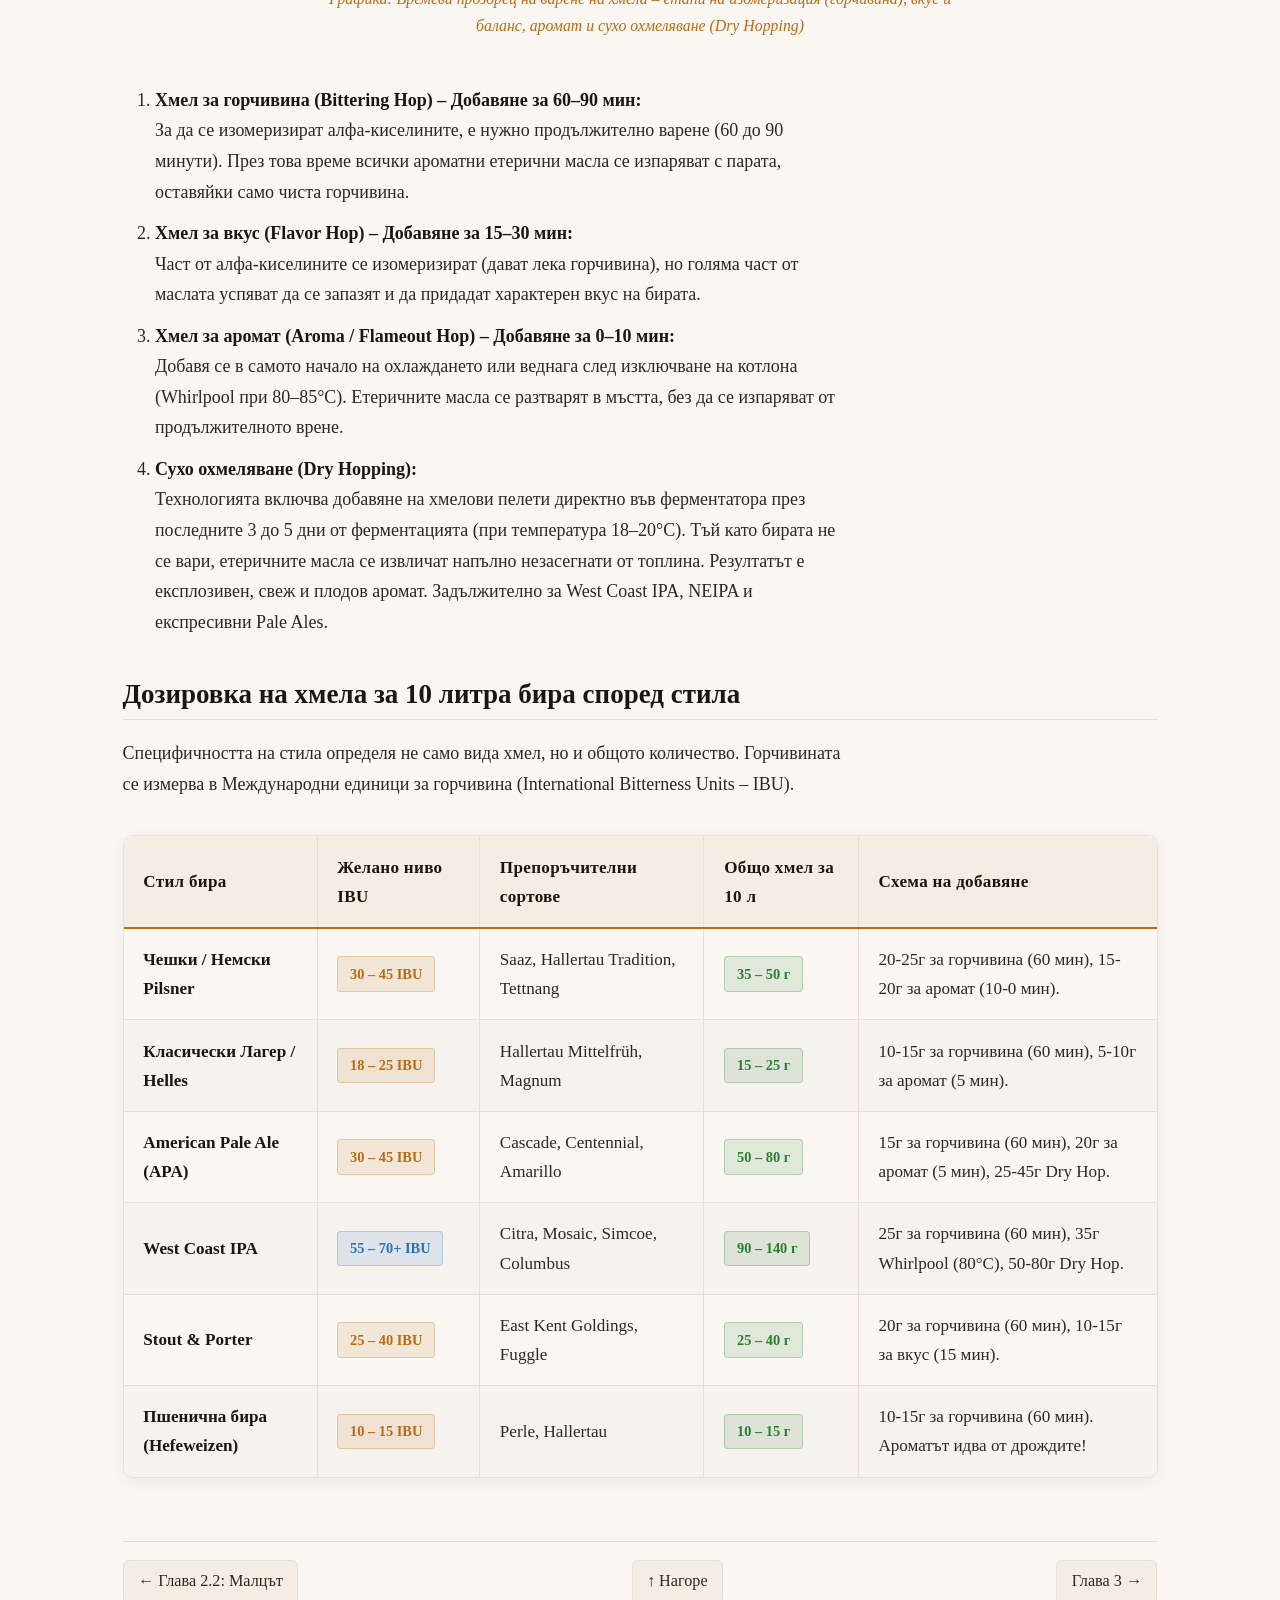
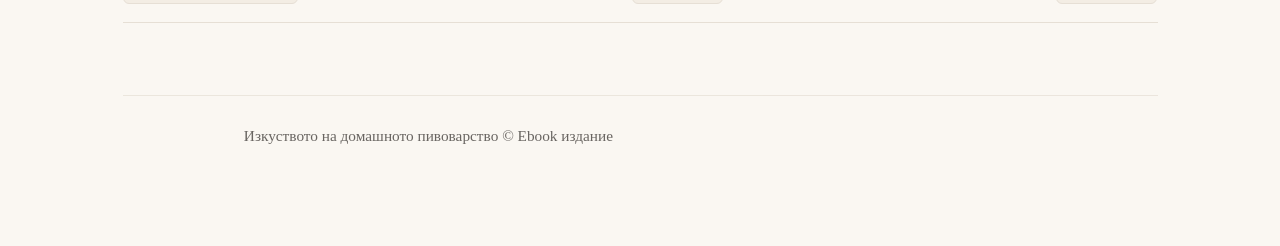
<file: chapter-02-3-hops.html>
<!DOCTYPE html>
<html lang="bg">
<head>
  <meta charset="UTF-8">
  <meta name="viewport" content="width=device-width, initial-scale=1.0">
  <title>Глава 2.3: Хмелът – Подправката, душеприказчикът и консервантът - Изкуството на домашното пивоварство</title>
  <link rel="stylesheet" href="css/style.css">
</head>
<body>

  <header class="book-header">
    <div class="book-subtitle"><a href="index.html">&larr; Към съдържанието</a></div>
    <h1 class="book-title">Глава 2.3: Хмелът – Подправката, душеприказчикът и консервантът</h1>
  </header>

  <nav class="top-nav">
    <a href="chapter-02-2-malt.html" class="nav-btn">&larr; Глава 2.2: Малцът</a>
    <span>Част 3 от 3 (Хмел)</span>
    <a href="chapter-03.html" class="nav-btn">Глава 3 &rarr;</a>
  </nav>

  <main>
    <article class="chapter-content">

      <!-- Section 2.11 -->
      <section id="hops-intro">
        <h2>Хмелът: Баланс, ароматичен профил и биохимична защита</h2>
        <p>Хмелът (<em>Humulus lupulus</em>) внася необходимия вкусов противовес на малцовата сладост и придава завършен, хармоничен характер на готовата бира. В пивоварния процес се употребяват единствено неопрашените женски съцветия (шишарки) на това многогодишно растение, носещи специфични смолисти жлези, богати на горчиви киселини и ароматни етерични съединения.</p>

        <figure class="wide-figure">
          <img src="images/hop-cones-lupulin-diagram.jpg" alt="Хмел: Шишарки и лупулинови жлези" width="1000" height="562">
          <figcaption>Графика: Анатомия на хмеловата шишарка и лупулиновите жлези – алфа-киселини за горчивина и етерични масла за аромат и вкус</figcaption>
        </figure>

        <h3>Шишарки срещу Гранули (Pellets T-90):</h3>
        <ul>
          <li><strong>Цели шишарки:</strong> Традиционният вариант. Заемат голям обем при съхранение, поглъщат доста течност в казана и се филтрират по-трудно.</li>
          <li><strong>Хмелови пелети (Pellets T-90):</strong> Най-популярната форма сред домашните пивовари. Представляват изсушени и фино стрити шишарки, пресовани на малки цилиндрични гранули. Заемат 3 пъти по-малко място във фризера, съхраняват се перфектно във вакуумни опаковки и се разтварят идеално в горещата пивна мъст.</li>
        </ul>
      </section>

      <!-- Section 2.12 -->
      <section id="hop-roles">
        <h2>Ролите на хмела във вашата бира</h2>
        <p>Защо пивоварите са започнали трайно да добавят хмел в бирата през Средновековието?</p>

        <ol>
          <li>
            <strong>Баланс на сладостта (Горчивина):</strong><br>
            Неферментиралата или дори ферментиралата пивна мъст без хмел е прекалено сладка и блудкава. Хмелът съдържа алфа-киселини (хумулон, кохумулон). При варене тези киселини претърпяват химическа реакция, наречена <strong>изомеризация</strong>, превръщайки се в изо-алфа-киселини, които дават благородната бирена горчивина.
          </li>
          <li>
            <strong>Естествена консервация и антибактериална защита:</strong><br>
            Хмелът има мощни натурални антисептични свойства. Той потиска развитието на грам-положителни бактерии (като млечнокиселите <em>Lactobacillus</em>), които иначе бързо биха вкиснали бирата. Именно високото количество хмел е позволило на английските пивовари през XVIII век да транспортират бира с кораби до Индия (раждането на стила <em>India Pale Ale – IPA</em>).
          </li>
          <li>
            <strong>Аромат и вкусов профил:</strong><br>
            В жлезите на хмела се съдържат над 250 вида етерични масла (мирицен, хумулен, кариофилен, линалоол). В зависимост от сорта хмел, те придават специфични аромати:
            <ul>
              <li><em>Благородни / Немско-Чешки сортове (Saaz, Hallertau, Tettnang):</em> Тревист, пикантен, цветещ и фино дървесен аромат.</li>
              <li><em>Английски сортове (Fuggle, East Kent Goldings):</em> Землист, билково-пикантен и топъл характер.</li>
              <li><em>Американски сортове (Cascade, Centennial, Mosaic, Citra):</em> Ярки нотки на грейпфрут, лайм, тропически плодове, манго, борови връхчета и смола.</li>
            </ul>
          </li>
        </ol>
      </section>

      <!-- Section 2.13 -->
      <section id="hop-timing">
        <h2>Време за добавяне на хмела: Времеви прозорец и Dry Hopping</h2>
        <p>Кога добавяте хмела по време на варенето определя дали той ще даде горчивина, вкус или аромат:</p>

        <figure class="wide-figure">
          <img src="images/hop-timing-boil-diagram.jpg" alt="Времеви прозорец на варене на хмела (Boil Time)" width="1000" height="562">
          <figcaption>Графика: Времеви прозорец на варене на хмела – етапи на изомеризация (горчивина), вкус и баланс, аромат и сухо охмеляване (Dry Hopping)</figcaption>
        </figure>

        <ol>
          <li>
            <strong>Хмел за горчивина (Bittering Hop) – Добавяне за 60–90 мин:</strong><br>
            За да се изомеризират алфа-киселините, е нужно продължително варене (60 до 90 минути). През това време всички ароматни етерични масла се изпаряват с парата, оставяйки само чиста горчивина.
          </li>
          <li>
            <strong>Хмел за вкус (Flavor Hop) – Добавяне за 15–30 мин:</strong><br>
            Част от алфа-киселините се изомеризират (дават лека горчивина), но голяма част от маслата успяват да се запазят и да придадат характерен вкус на бирата.
          </li>
          <li>
            <strong>Хмел за аромат (Aroma / Flameout Hop) – Добавяне за 0–10 мин:</strong><br>
            Добавя се в самото начало на охлаждането или веднага след изключване на котлона (Whirlpool при 80–85&deg;C). Етеричните масла се разтварят в мъстта, без да се изпаряват от продължителното врене.
          </li>
          <li>
            <strong>Сухо охмеляване (Dry Hopping):</strong><br>
            Технологията включва добавяне на хмелови пелети директно във ферментатора през последните 3 до 5 дни от ферментацията (при температура 18–20&deg;C). Тъй като бирата не се вари, етеричните масла се извличат напълно незасегнати от топлина. Резултатът е експлозивен, свеж и плодов аромат. Задължително за West Coast IPA, NEIPA и експресивни Pale Ales.
          </li>
        </ol>
      </section>

      <!-- Section 2.14 -->
      <section id="hop-dosage-table">
        <h2>Дозировка на хмела за 10 литра бира според стила</h2>
        <p>Специфичността на стила определя не само вида хмел, но и общото количество. Горчивината се измерва в Международни единици за горчивина (International Bitterness Units – IBU).</p>

        <div class="table-wrapper">
          <table>
            <thead>
              <tr>
                <th>Стил бира</th>
                <th>Желано ниво IBU</th>
                <th>Препоръчителни сортове</th>
                <th>Общо хмел за 10 л</th>
                <th>Схема на добавяне</th>
              </tr>
            </thead>
            <tbody>
              <tr>
                <td><strong>Чешки / Немски Pilsner</strong></td>
                <td><span class="tag tag-soft">30 – 45 IBU</span></td>
                <td>Saaz, Hallertau Tradition, Tettnang</td>
                <td><span class="tag tag-green">35 – 50 г</span></td>
                <td>20-25г за горчивина (60 мин), 15-20г за аромат (10-0 мин).</td>
              </tr>
              <tr>
                <td><strong>Класически Лагер / Helles</strong></td>
                <td><span class="tag tag-soft">18 – 25 IBU</span></td>
                <td>Hallertau Mittelfr&uuml;h, Magnum</td>
                <td><span class="tag tag-green">15 – 25 г</span></td>
                <td>10-15г за горчивина (60 мин), 5-10г за аромат (5 мин).</td>
              </tr>
              <tr>
                <td><strong>American Pale Ale (APA)</strong></td>
                <td><span class="tag tag-soft">30 – 45 IBU</span></td>
                <td>Cascade, Centennial, Amarillo</td>
                <td><span class="tag tag-green">50 – 80 г</span></td>
                <td>15г за горчивина (60 мин), 20г за аромат (5 мин), 25-45г Dry Hop.</td>
              </tr>
              <tr>
                <td><strong>West Coast IPA</strong></td>
                <td><span class="tag tag-blue">55 – 70+ IBU</span></td>
                <td>Citra, Mosaic, Simcoe, Columbus</td>
                <td><span class="tag tag-green">90 – 140 г</span></td>
                <td>25г за горчивина (60 мин), 35г Whirlpool (80&deg;C), 50-80г Dry Hop.</td>
              </tr>
              <tr>
                <td><strong>Stout &amp; Porter</strong></td>
                <td><span class="tag tag-soft">25 – 40 IBU</span></td>
                <td>East Kent Goldings, Fuggle</td>
                <td><span class="tag tag-green">25 – 40 г</span></td>
                <td>20г за горчивина (60 мин), 10-15г за вкус (15 мин).</td>
              </tr>
              <tr>
                <td><strong>Пшенична бира (Hefeweizen)</strong></td>
                <td><span class="tag tag-soft">10 – 15 IBU</span></td>
                <td>Perle, Hallertau</td>
                <td><span class="tag tag-green">10 – 15 г</span></td>
                <td>10-15г за горчивина (60 мин). Ароматът идва от дрождите!</td>
              </tr>
            </tbody>
          </table>
        </div>
      </section>

    </article>
  </main>

  <nav class="bottom-nav">
    <a href="chapter-02-2-malt.html" class="nav-btn">&larr; Глава 2.2: Малцът</a>
    <a href="#hops-intro" class="nav-btn">&uarr; Нагоре</a>
    <a href="chapter-03.html" class="nav-btn">Глава 3 &rarr;</a>
  </nav>

  <footer class="book-footer">
    <p>Изкуството на домашното пивоварство &copy; Ebook издание</p>
  </footer>

</body>
</html>
</file>
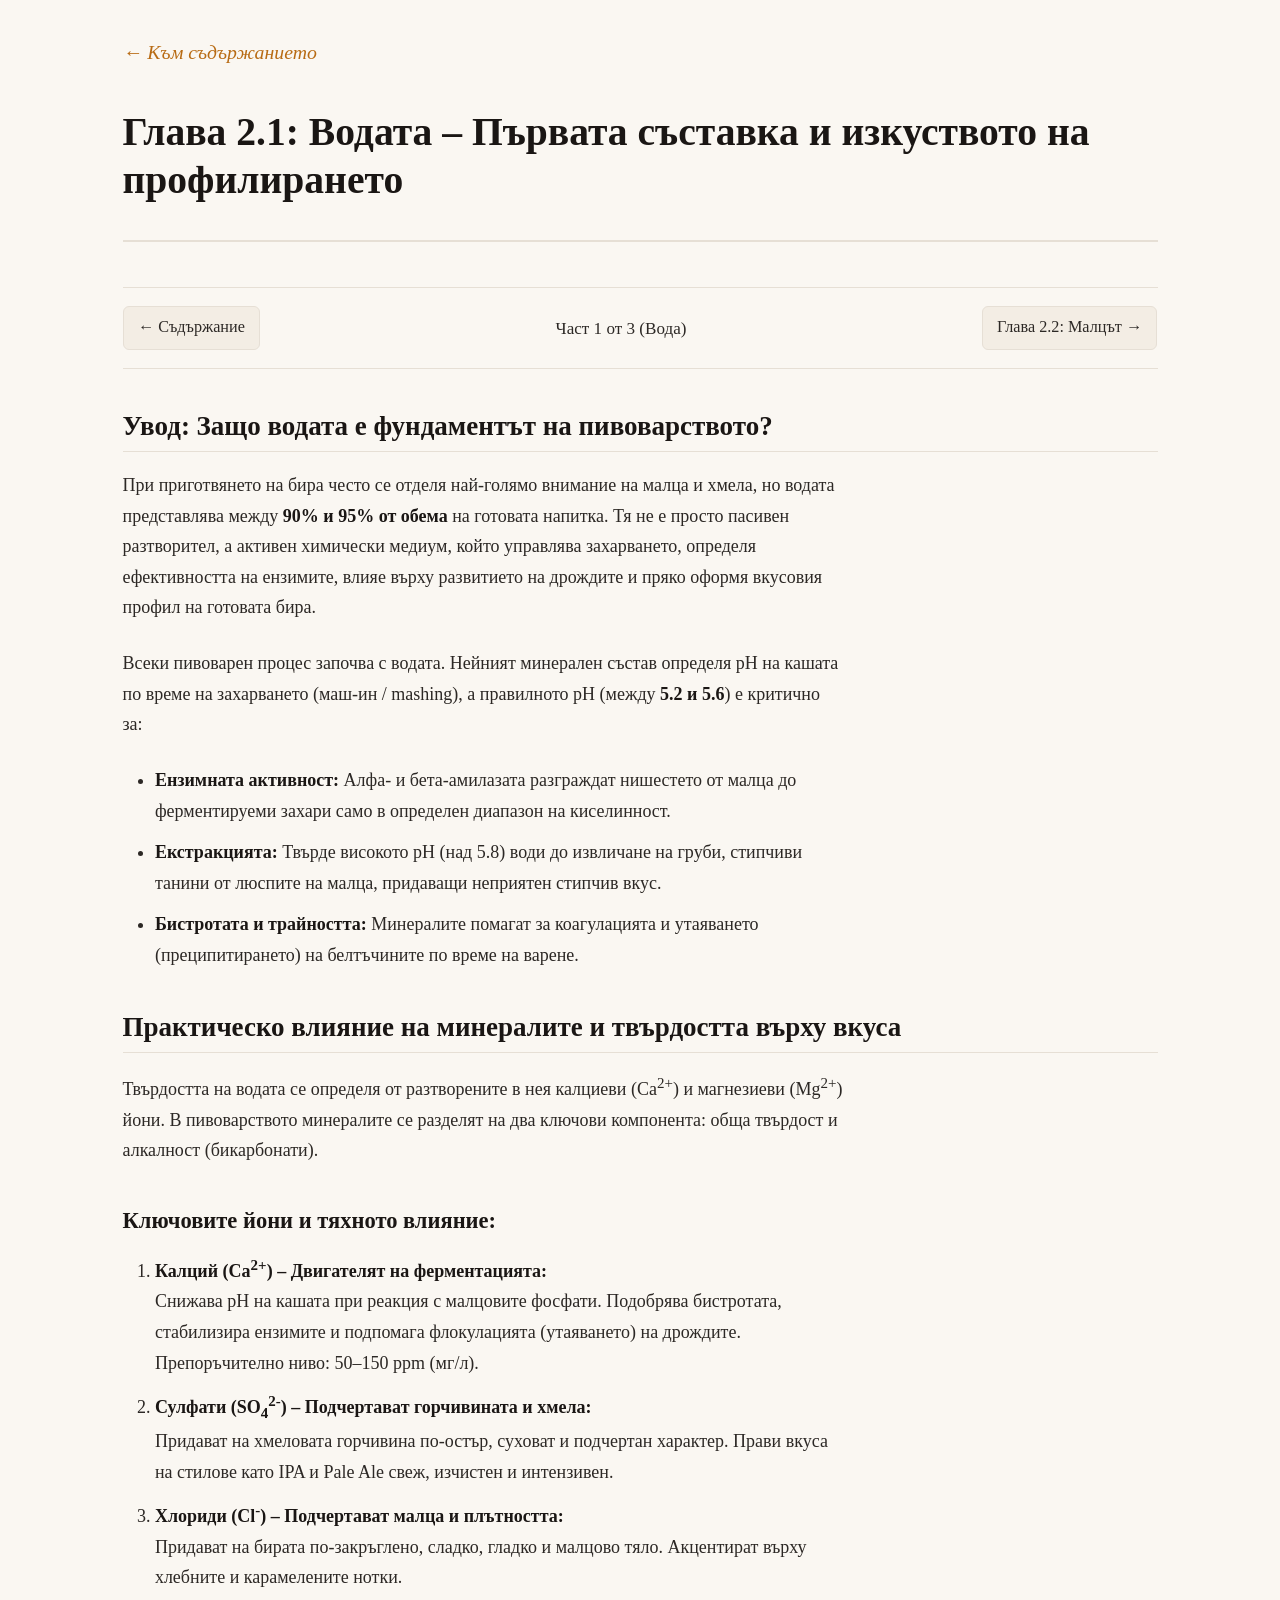
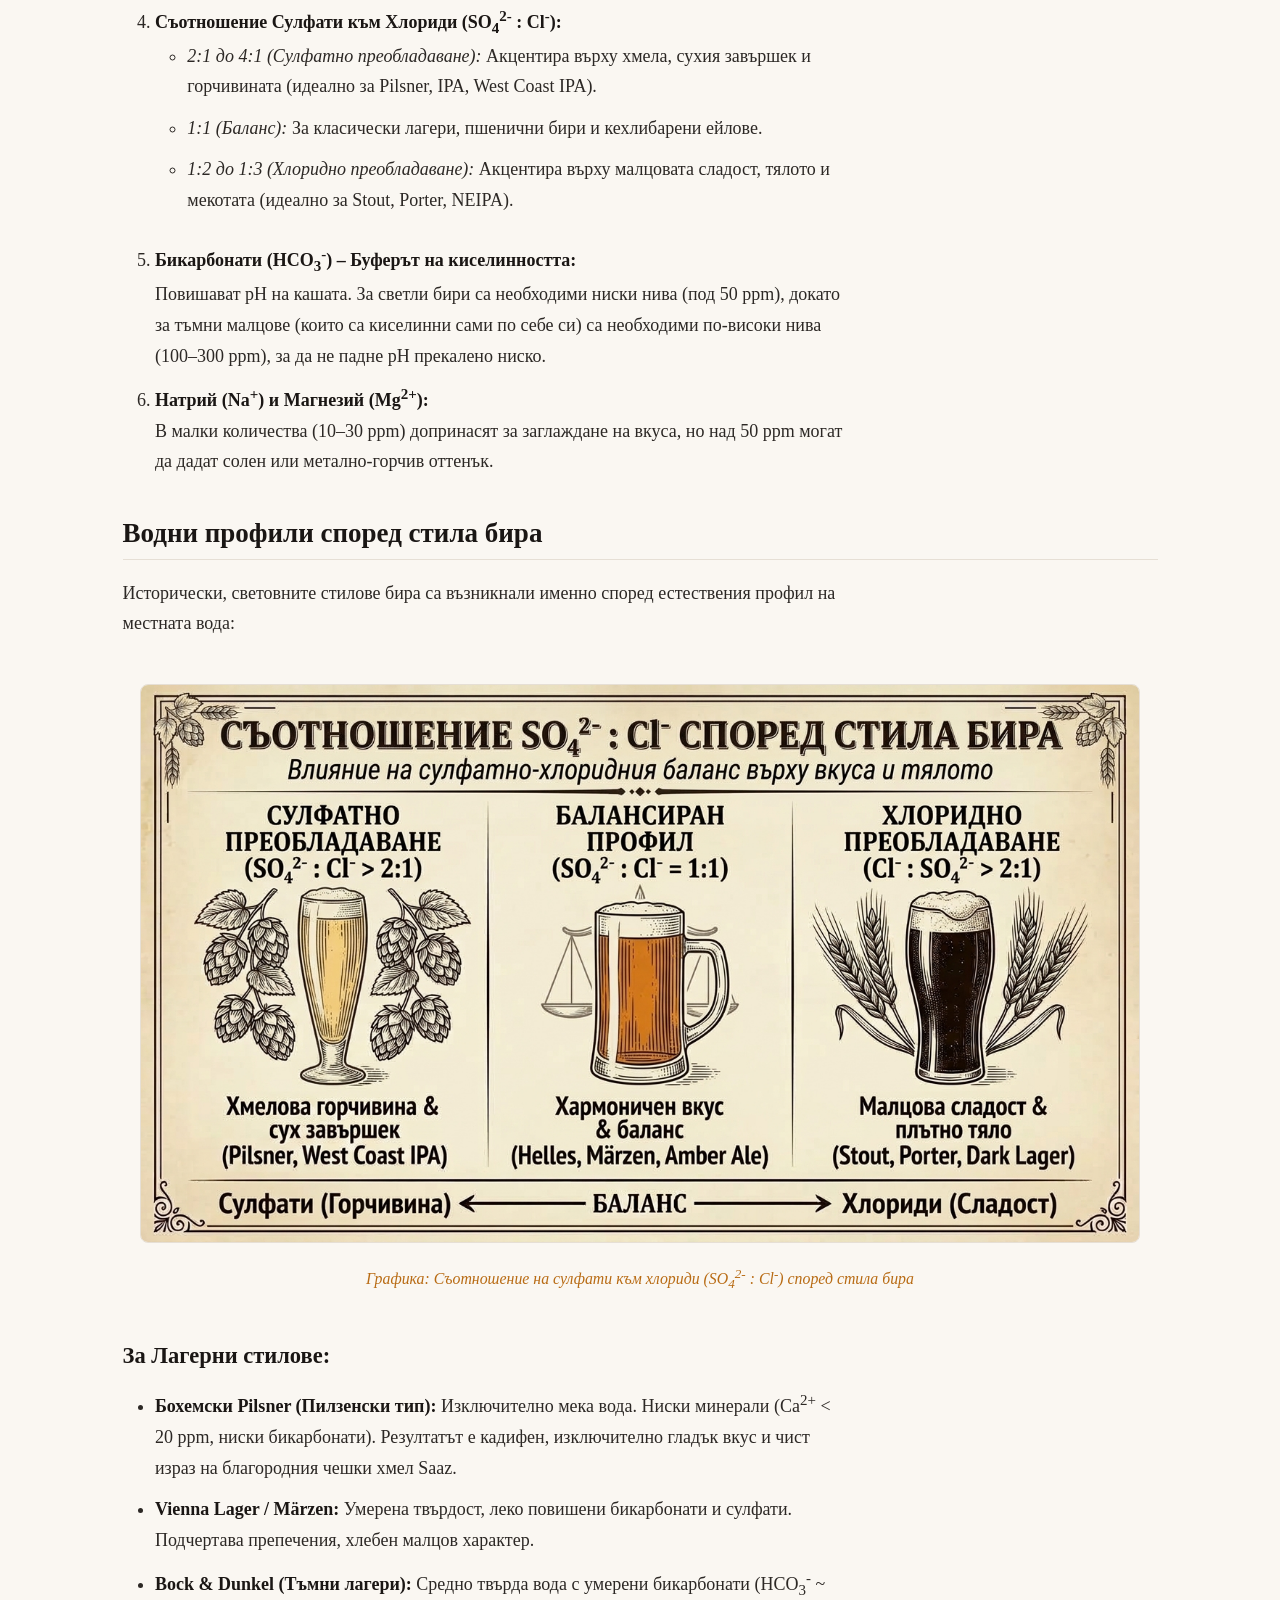
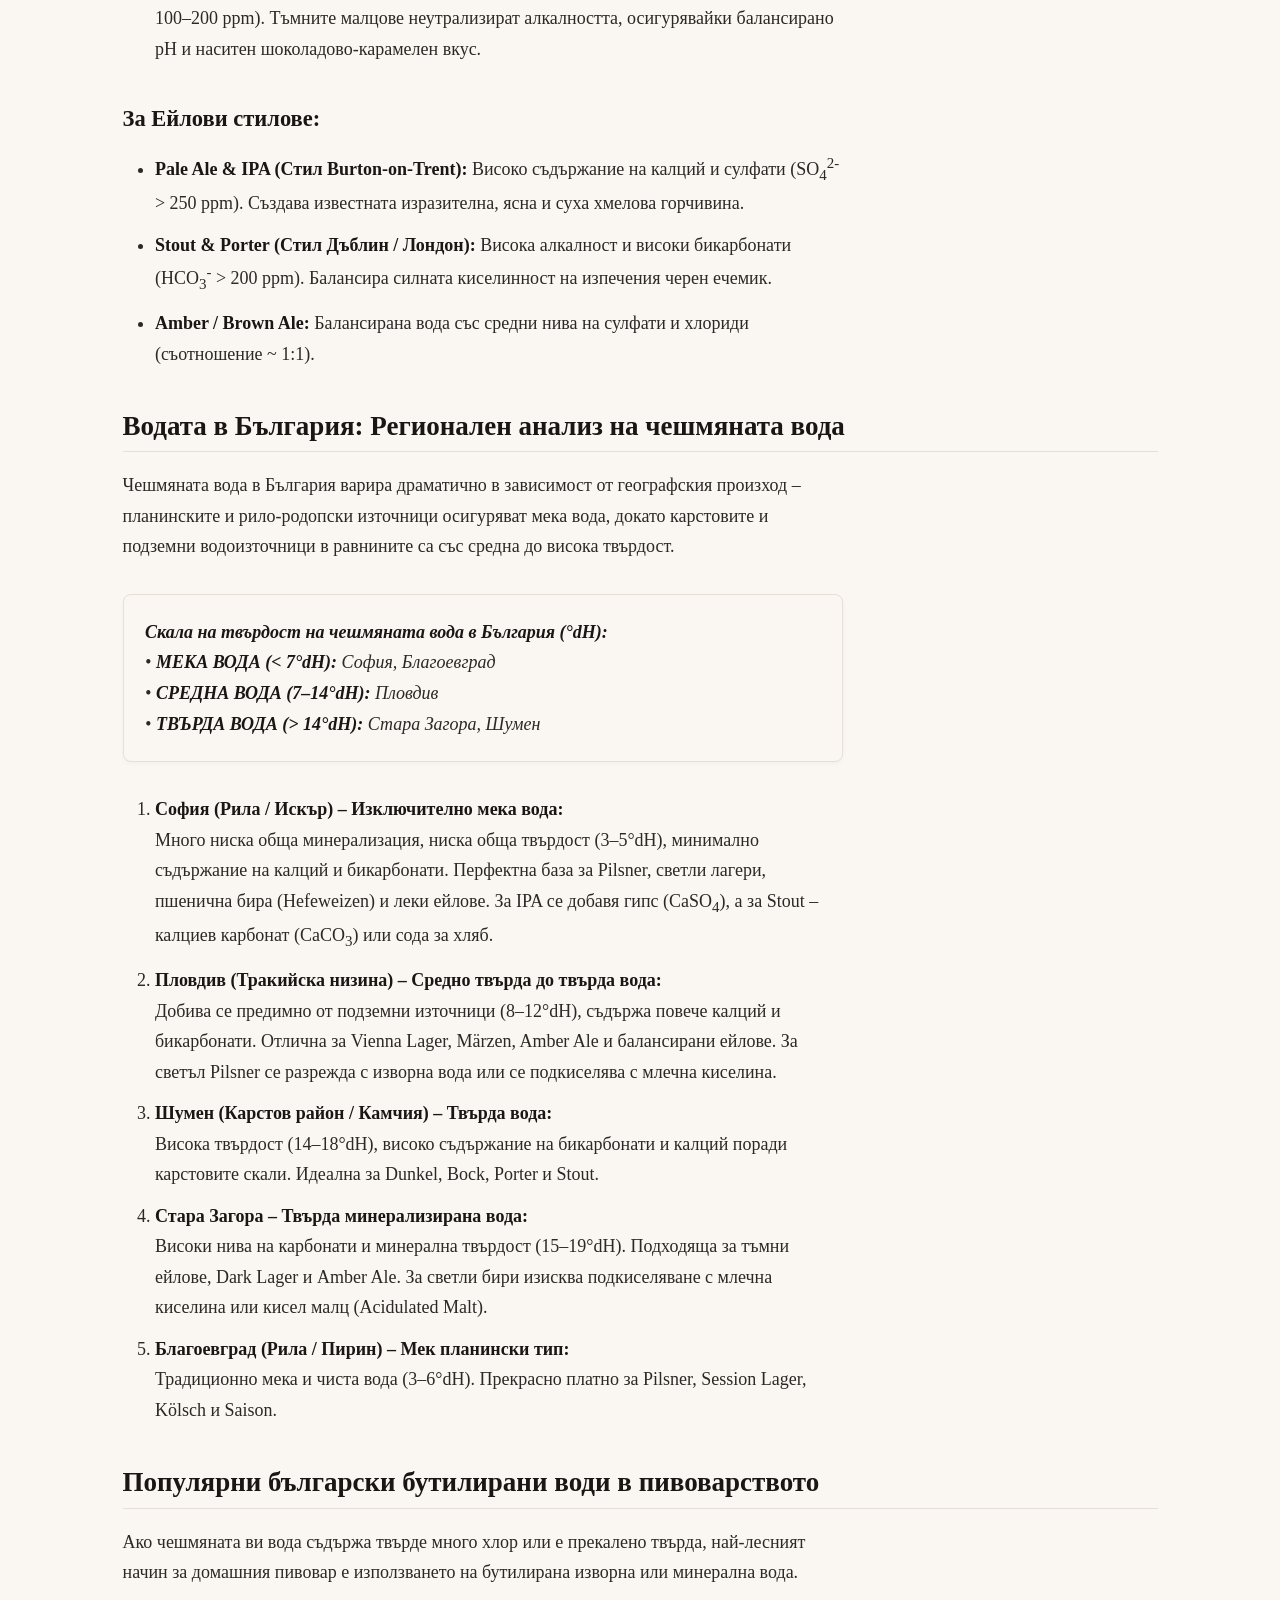
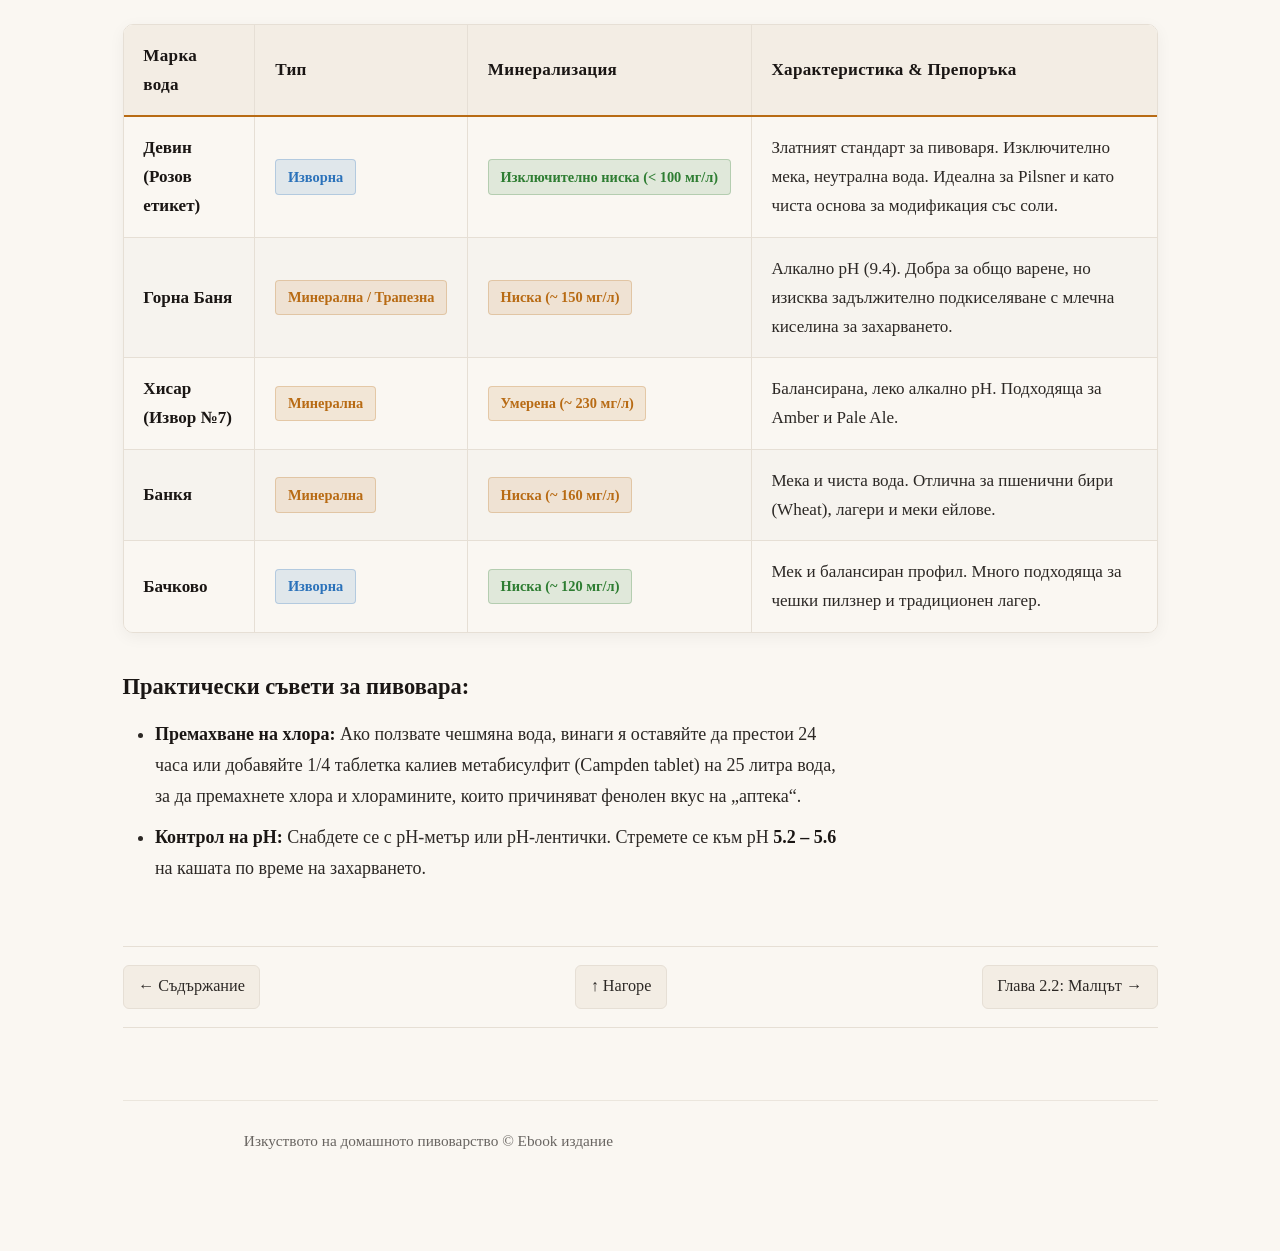
<file: chapter-02.html>
<!DOCTYPE html>
<html lang="bg">
<head>
  <meta charset="UTF-8">
  <meta http-equiv="refresh" content="0;url=chapter-02-1-water.html">
  <title>Глава 2: Основата на бирата: Съставките и техните роли</title>
  <link rel="stylesheet" href="css/style.css">
</head>
<body>
  <p>Пренасочване към <a href="chapter-02-1-water.html">Глава 2.1: Водата – Първата съставка и изкуството на профилирането</a>...</p>
</body>
</html>
</file>
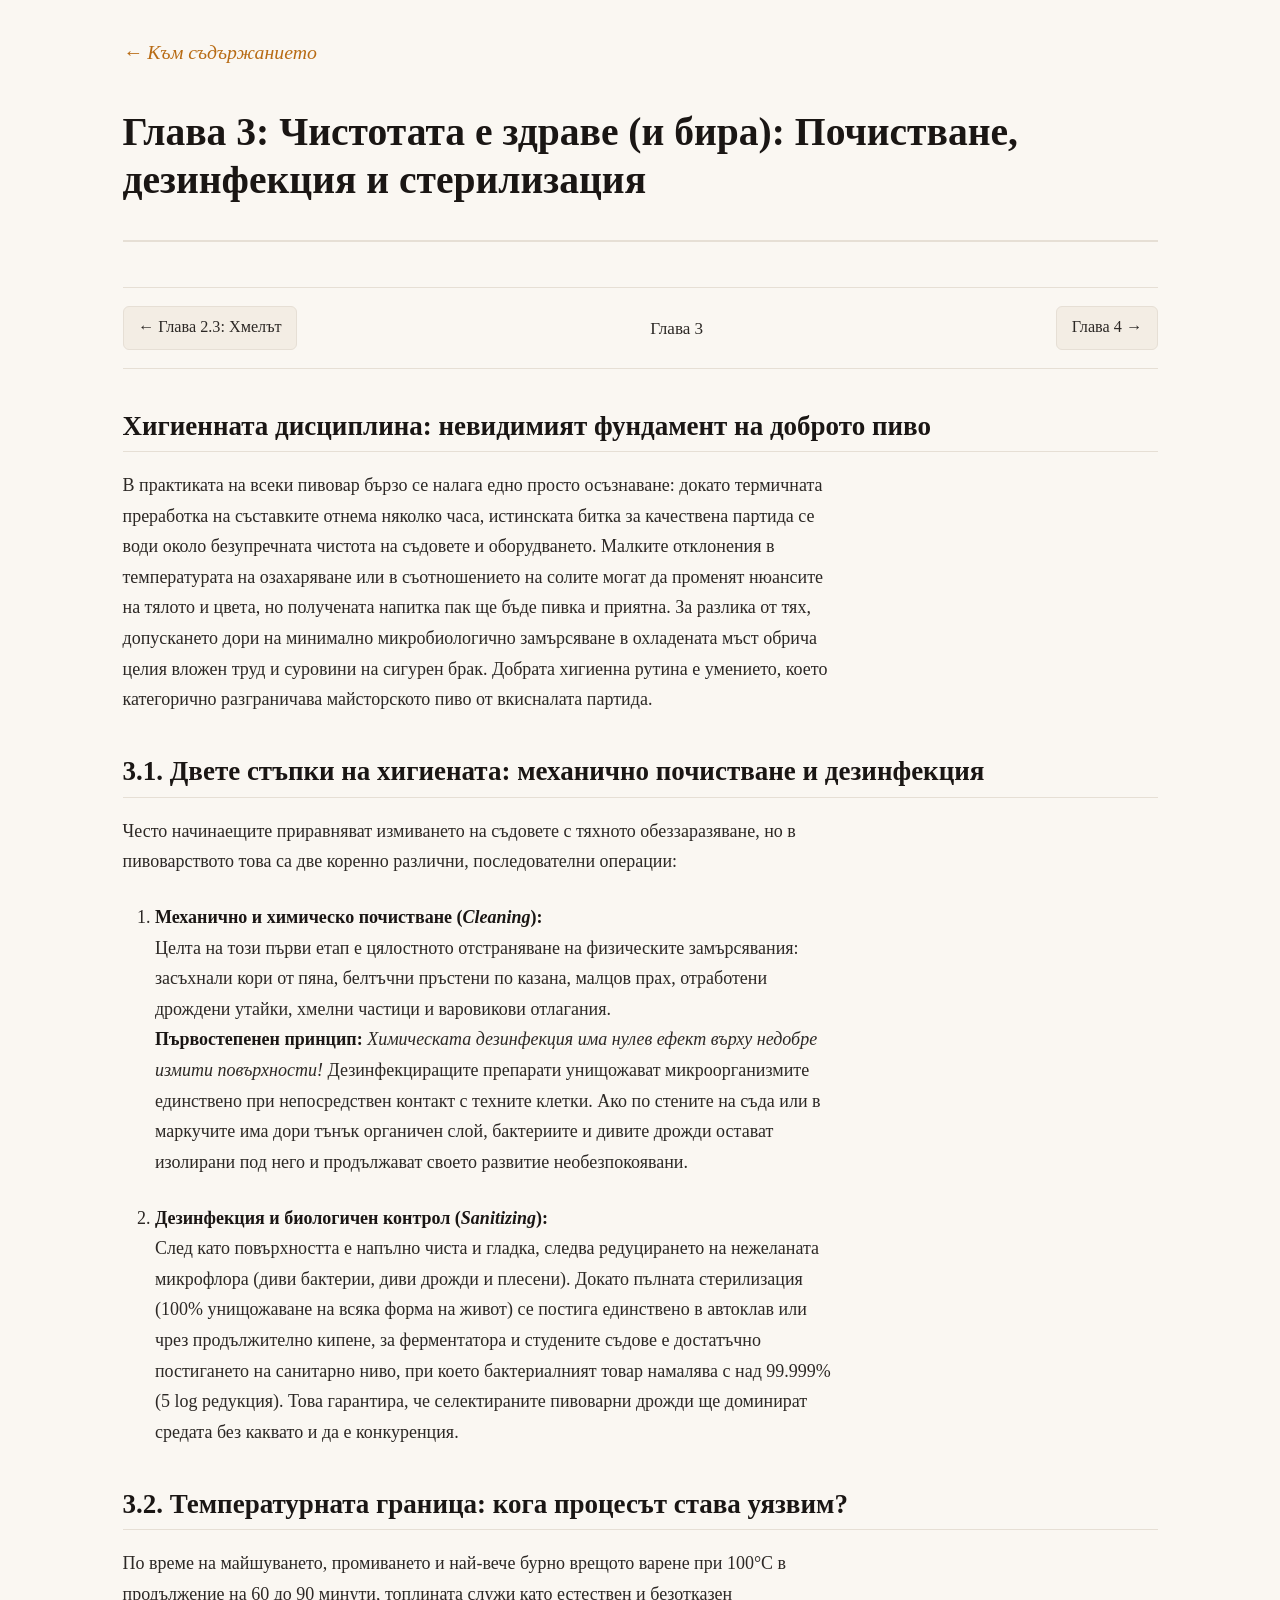
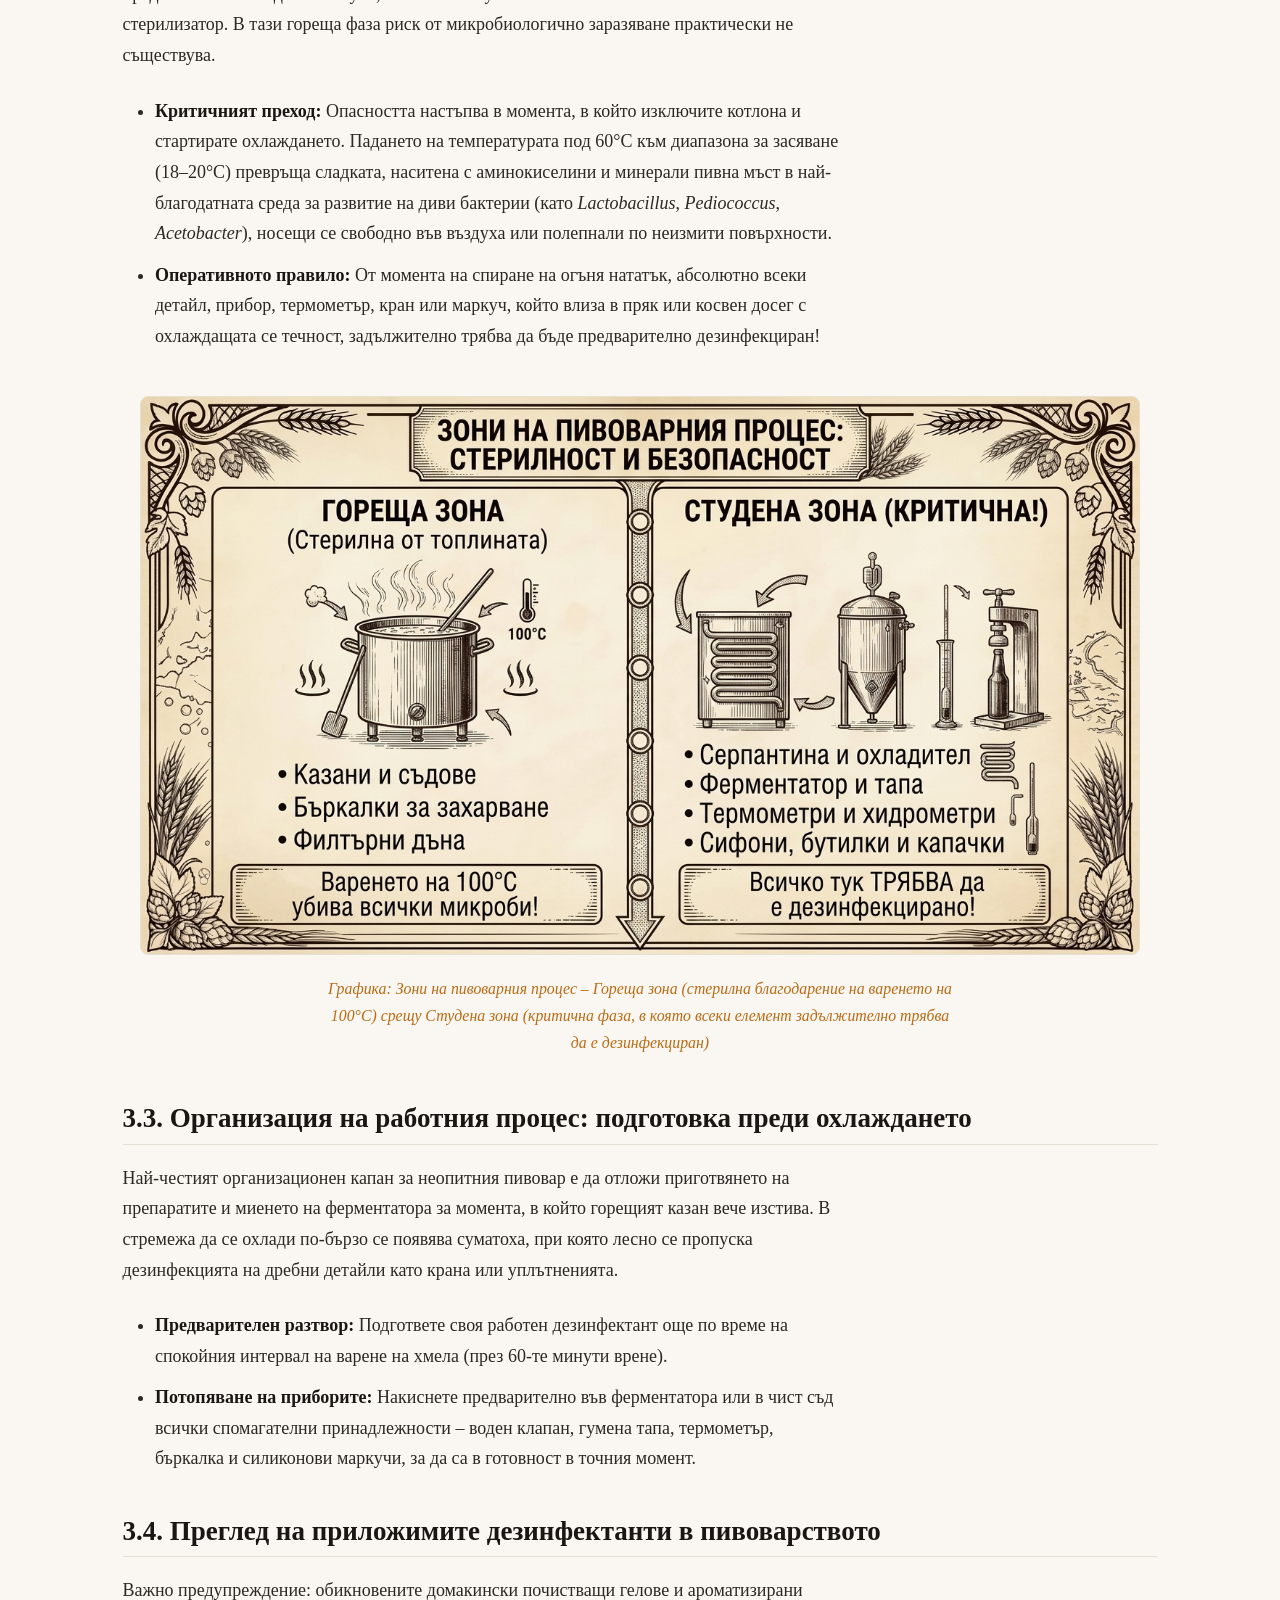
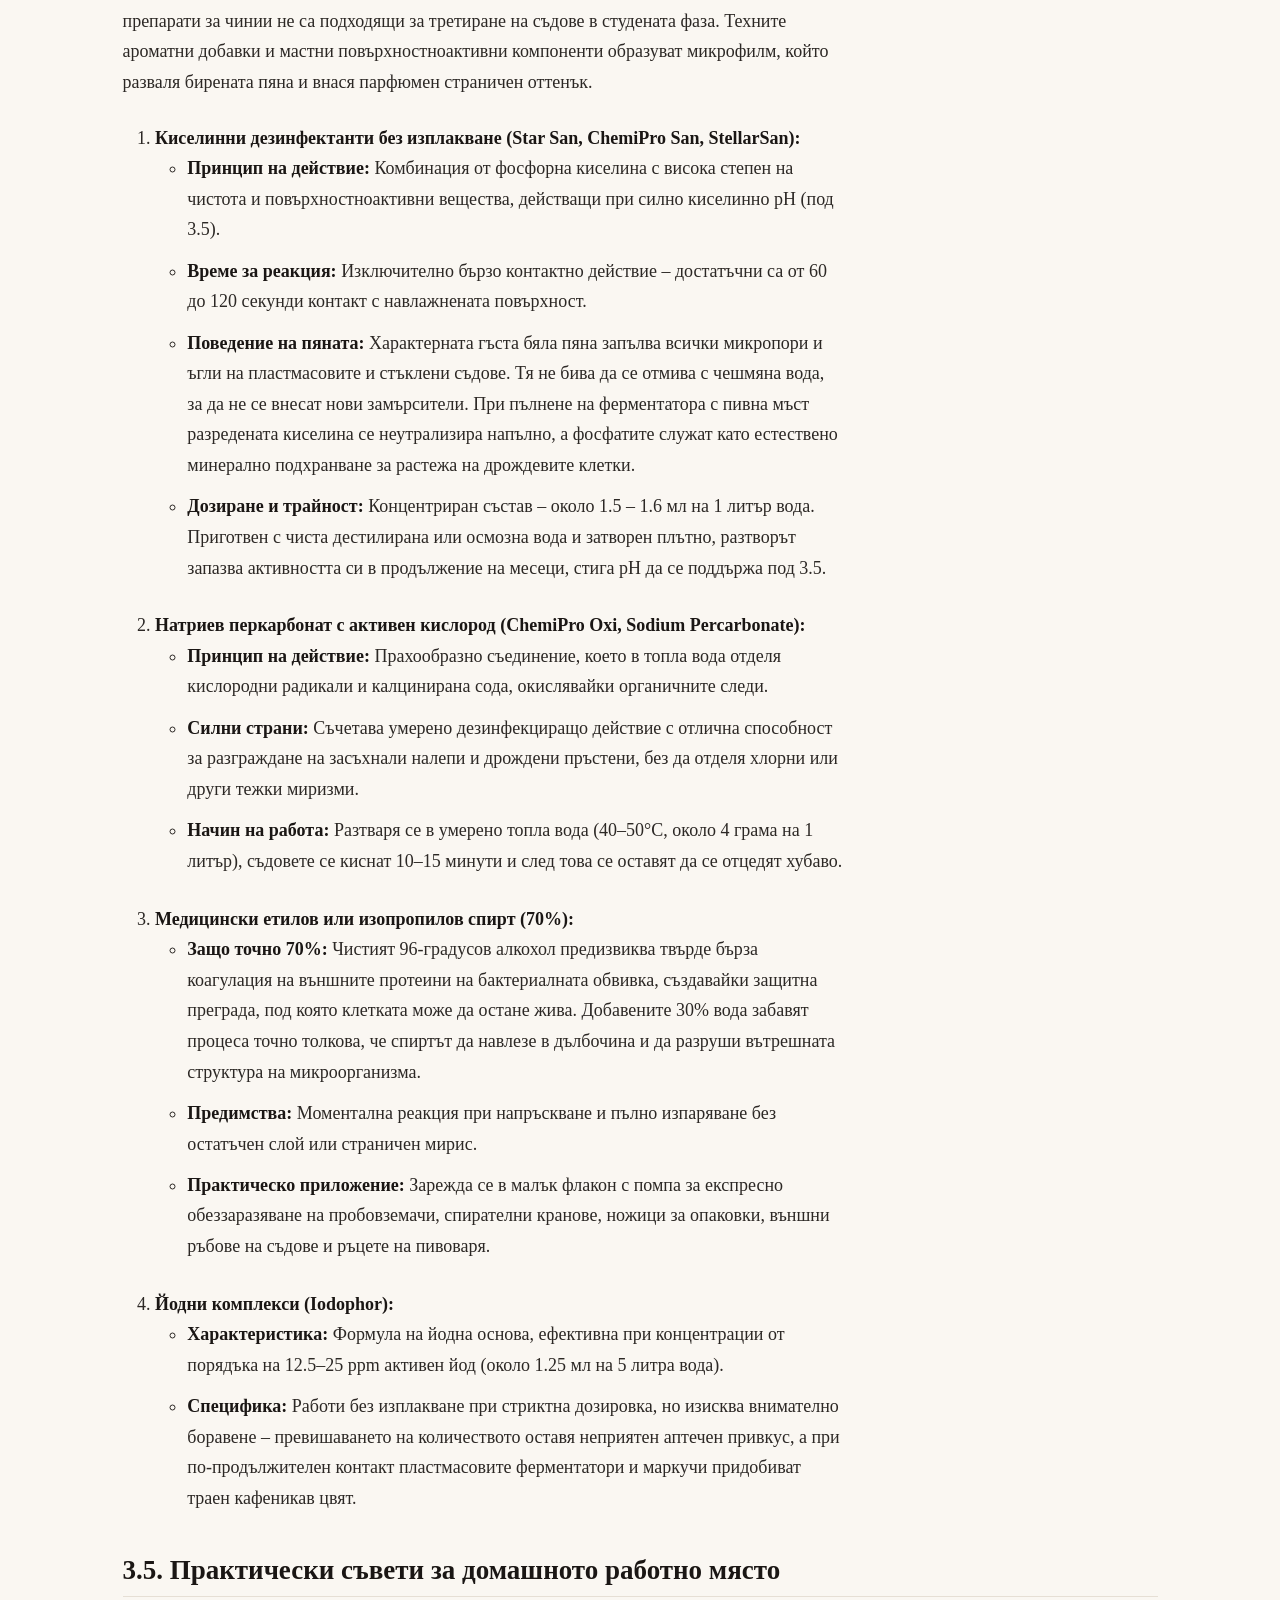
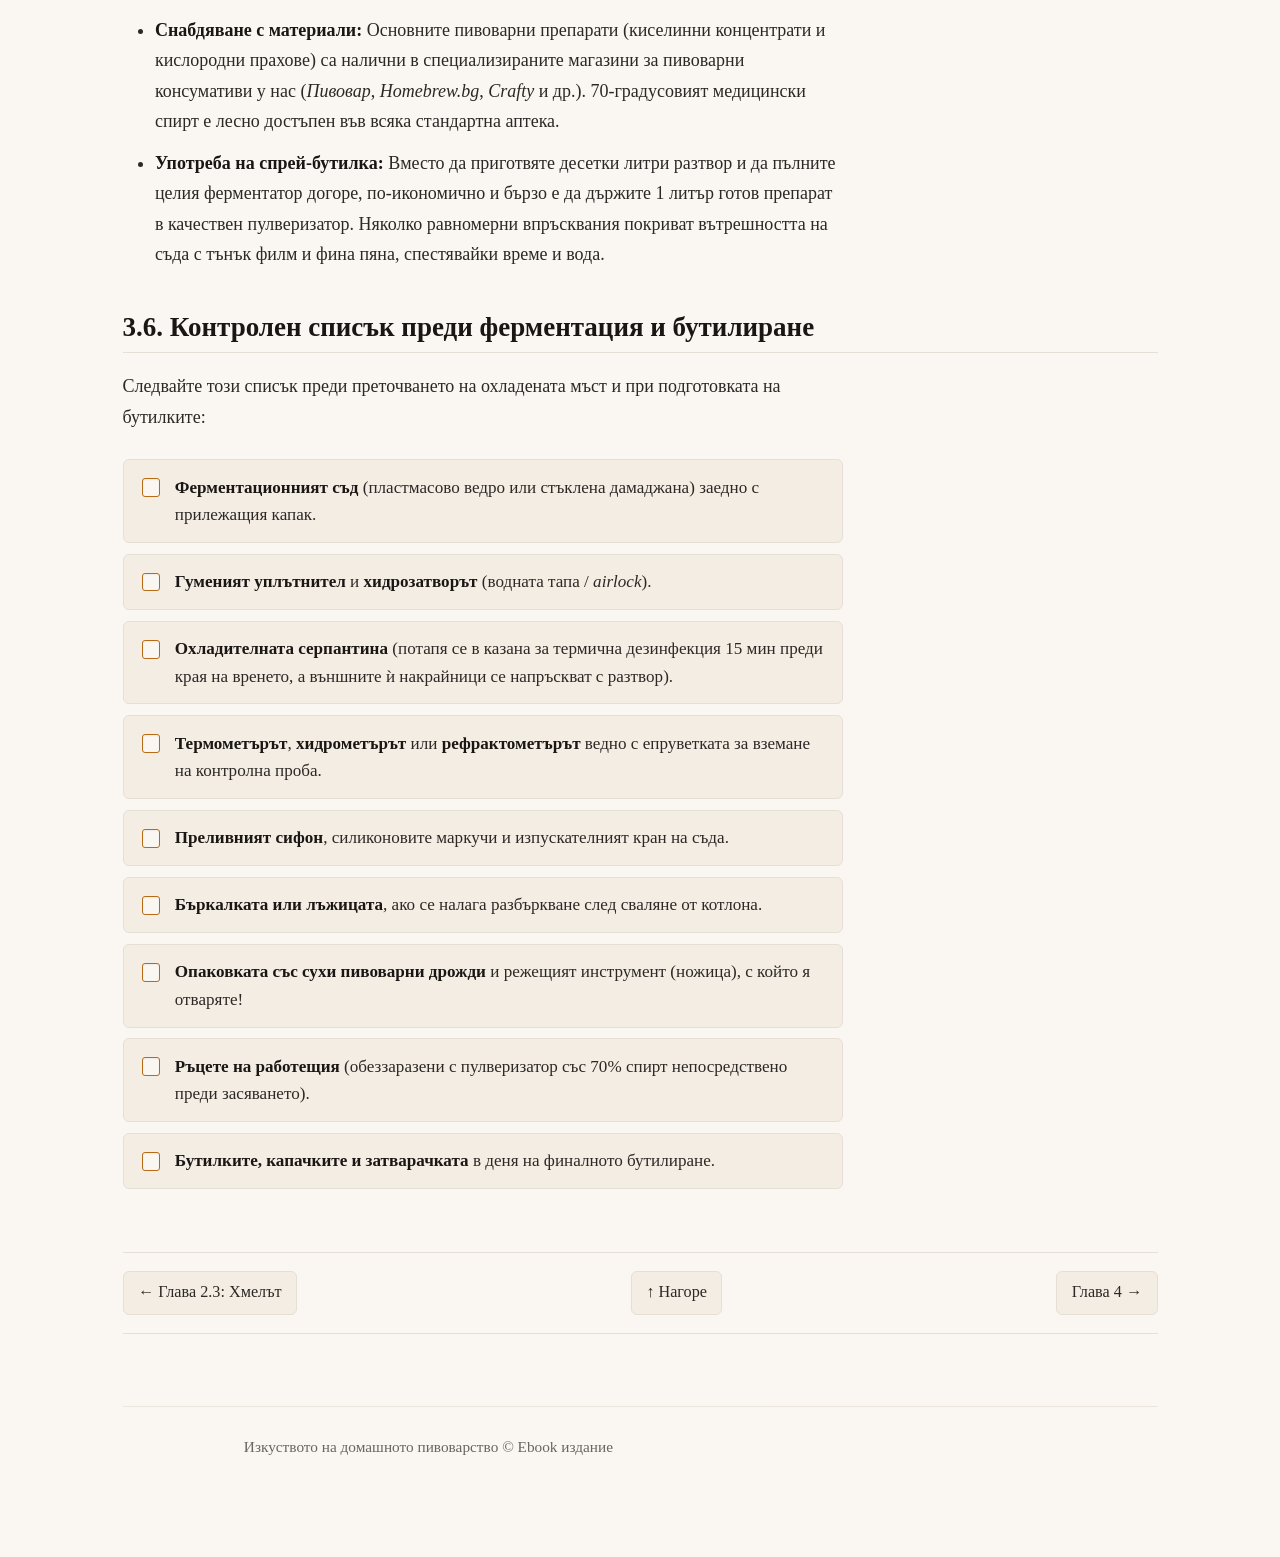
<file: chapter-03.html>
<!DOCTYPE html>
<html lang="bg">
<head>
  <meta charset="UTF-8">
  <meta name="viewport" content="width=device-width, initial-scale=1.0">
  <title>Глава 3: Чистотата е здраве (и бира): Почистване, дезинфекция и стерилизация - Изкуството на домашното пивоварство</title>
  <link rel="stylesheet" href="css/style.css">
</head>
<body>

  <header class="book-header">
    <div class="book-subtitle"><a href="index.html">&larr; Към съдържанието</a></div>
    <h1 class="book-title">Глава 3: Чистотата е здраве (и бира): Почистване, дезинфекция и стерилизация</h1>
  </header>

  <nav class="top-nav">
    <a href="chapter-02-3-hops.html" class="nav-btn">&larr; Глава 2.3: Хмелът</a>
    <span>Глава 3</span>
    <a href="chapter-04.html" class="nav-btn">Глава 4 &rarr;</a>
  </nav>

  <main>
    <article class="chapter-content">

      <!-- Section Intro -->
      <section id="cleaning-intro">
        <h2>Хигиенната дисциплина: невидимият фундамент на доброто пиво</h2>
        <p>В практиката на всеки пивовар бързо се налага едно просто осъзнаване: докато термичната преработка на съставките отнема няколко часа, истинската битка за качествена партида се води около безупречната чистота на съдовете и оборудването. Малките отклонения в температурата на озахаряване или в съотношението на солите могат да променят нюансите на тялото и цвета, но получената напитка пак ще бъде пивка и приятна. За разлика от тях, допускането дори на минимално микробиологично замърсяване в охладената мъст обрича целия вложен труд и суровини на сигурен брак. Добрата хигиенна рутина е умението, което категорично разграничава майсторското пиво от вкисналата партида.</p>
      </section>

      <!-- Section 3.1 -->
      <section id="cleaning-vs-sanitizing">
        <h2>3.1. Двете стъпки на хигиената: механично почистване и дезинфекция</h2>
        <p>Често начинаещите приравняват измиването на съдовете с тяхното обеззаразяване, но в пивоварството това са две коренно различни, последователни операции:</p>

        <ol>
          <li>
            <strong>Механично и химическо почистване (<em>Cleaning</em>):</strong><br>
            Целта на този първи етап е цялостното отстраняване на физическите замърсявания: засъхнали кори от пяна, белтъчни пръстени по казана, малцов прах, отработени дрождени утайки, хмелни частици и варовикови отлагания.
            <p><strong>Първостепенен принцип:</strong> <em>Химическата дезинфекция има нулев ефект върху недобре измити повърхности!</em> Дезинфекциращите препарати унищожават микроорганизмите единствено при непосредствен контакт с техните клетки. Ако по стените на съда или в маркучите има дори тънък органичен слой, бактериите и дивите дрожди остават изолирани под него и продължават своето развитие необезпокоявани.</p>
          </li>
          <li>
            <strong>Дезинфекция и биологичен контрол (<em>Sanitizing</em>):</strong><br>
            След като повърхността е напълно чиста и гладка, следва редуцирането на нежеланата микрофлора (диви бактерии, диви дрожди и плесени). Докато пълната стерилизация (100% унищожаване на всяка форма на живот) се постига единствено в автоклав или чрез продължително кипене, за ферментатора и студените съдове е достатъчно постигането на санитарно ниво, при което бактериалният товар намалява с над 99.999% (5 log редукция). Това гарантира, че селектираните пивоварни дрожди ще доминират средата без каквато и да е конкуренция.
          </li>
        </ol>
      </section>

      <!-- Section 3.2 -->
      <section id="boil-boundary-zones">
        <h2>3.2. Температурната граница: кога процесът става уязвим?</h2>
        <p>По време на майшуването, промиването и най-вече бурно врещото варене при 100&deg;C в продължение на 60 до 90 минути, топлината служи като естествен и безотказен стерилизатор. В тази гореща фаза риск от микробиологично заразяване практически не съществува.</p>

        <ul>
          <li><strong>Критичният преход:</strong> Опасността настъпва в момента, в който изключите котлона и стартирате охлаждането. Падането на температурата под 60&deg;C към диапазона за засяване (18–20&deg;C) превръща сладката, наситена с аминокиселини и минерали пивна мъст в най-благодатната среда за развитие на диви бактерии (като <em>Lactobacillus</em>, <em>Pediococcus</em>, <em>Acetobacter</em>), носещи се свободно във въздуха или полепнали по неизмити повърхности.</li>
          <li><strong>Оперативното правило:</strong> От момента на спиране на огъня нататък, абсолютно всеки детайл, прибор, термометър, кран или маркуч, който влиза в пряк или косвен досег с охлаждащата се течност, задължително трябва да бъде предварително дезинфекциран!</li>
        </ul>

        <figure class="wide-figure">
          <img src="images/brewing-process-zones-diagram.jpg" alt="Зони на пивоварния процес: Стерилност и безопасност" width="1000" height="562">
          <figcaption>Графика: Зони на пивоварния процес – Гореща зона (стерилна благодарение на варенето на 100&deg;C) срещу Студена зона (критична фаза, в която всеки елемент задължително трябва да е дезинфекциран)</figcaption>
        </figure>
      </section>

      <!-- Section 3.3 -->
      <section id="golden-habit">
        <h2>3.3. Организация на работния процес: подготовка преди охлаждането</h2>
        <p>Най-честият организационен капан за неопитния пивовар е да отложи приготвянето на препаратите и миенето на ферментатора за момента, в който горещият казан вече изстива. В стремежа да се охлади по-бързо се появява суматоха, при която лесно се пропуска дезинфекцията на дребни детайли като крана или уплътненията.</p>

        <ul>
          <li><strong>Предварителен разтвор:</strong> Подгответе своя работен дезинфектант още по време на спокойния интервал на варене на хмела (през 60-те минути врене).</li>
          <li><strong>Потопяване на приборите:</strong> Накиснете предварително във ферментатора или в чист съд всички спомагателни принадлежности – воден клапан, гумена тапа, термометър, бъркалка и силиконови маркучи, за да са в готовност в точния момент.</li>
        </ul>
      </section>

      <!-- Section 3.4 -->
      <section id="popular-sanitizers">
        <h2>3.4. Преглед на приложимите дезинфектанти в пивоварството</h2>
        <p>Важно предупреждение: обикновените домакински почистващи гелове и ароматизирани препарати за чинии не са подходящи за третиране на съдове в студената фаза. Техните ароматни добавки и мастни повърхностноактивни компоненти образуват микрофилм, който разваля бирената пяна и внася парфюмен страничен оттенък.</p>

        <ol>
          <li>
            <strong>Киселинни дезинфектанти без изплакване (Star San, ChemiPro San, StellarSan):</strong>
            <ul>
              <li><strong>Принцип на действие:</strong> Комбинация от фосфорна киселина с висока степен на чистота и повърхностноактивни вещества, действащи при силно киселинно pH (под 3.5).</li>
              <li><strong>Време за реакция:</strong> Изключително бързо контактно действие – достатъчни са от 60 до 120 секунди контакт с навлажнената повърхност.</li>
              <li><strong>Поведение на пяната:</strong> Характерната гъста бяла пяна запълва всички микропори и ъгли на пластмасовите и стъклени съдове. Тя не бива да се отмива с чешмяна вода, за да не се внесат нови замърсители. При пълнене на ферментатора с пивна мъст разредената киселина се неутрализира напълно, а фосфатите служат като естествено минерално подхранване за растежа на дрождевите клетки.</li>
              <li><strong>Дозиране и трайност:</strong> Концентриран състав – около 1.5 – 1.6 мл на 1 литър вода. Приготвен с чиста дестилирана или осмозна вода и затворен плътно, разтворът запазва активността си в продължение на месеци, стига pH да се поддържа под 3.5.</li>
            </ul>
          </li>

          <li>
            <strong>Натриев перкарбонат с активен кислород (ChemiPro Oxi, Sodium Percarbonate):</strong>
            <ul>
              <li><strong>Принцип на действие:</strong> Прахообразно съединение, което в топла вода отделя кислородни радикали и калцинирана сода, окислявайки органичните следи.</li>
              <li><strong>Силни страни:</strong> Съчетава умерено дезинфекциращо действие с отлична способност за разграждане на засъхнали налепи и дрождени пръстени, без да отделя хлорни или други тежки миризми.</li>
              <li><strong>Начин на работа:</strong> Разтваря се в умерено топла вода (40–50&deg;C, около 4 грама на 1 литър), съдовете се киснат 10–15 минути и след това се оставят да се отцедят хубаво.</li>
            </ul>
          </li>

          <li>
            <strong>Медицински етилов или изопропилов спирт (70%):</strong>
            <ul>
              <li><strong>Защо точно 70%:</strong> Чистият 96-градусов алкохол предизвиква твърде бърза коагулация на външните протеини на бактериалната обвивка, създавайки защитна преграда, под която клетката може да остане жива. Добавените 30% вода забавят процеса точно толкова, че спиртът да навлезе в дълбочина и да разруши вътрешната структура на микроорганизма.</li>
              <li><strong>Предимства:</strong> Моментална реакция при напръскване и пълно изпаряване без остатъчен слой или страничен мирис.</li>
              <li><strong>Практическо приложение:</strong> Зарежда се в малък флакон с помпа за експресно обеззаразяване на пробовземачи, спирателни кранове, ножици за опаковки, външни ръбове на съдове и ръцете на пивоваря.</li>
            </ul>
          </li>

          <li>
            <strong>Йодни комплекси (Iodophor):</strong>
            <ul>
              <li><strong>Характеристика:</strong> Формула на йодна основа, ефективна при концентрации от порядъка на 12.5–25 ppm активен йод (около 1.25 мл на 5 литра вода).</li>
              <li><strong>Специфика:</strong> Работи без изплакване при стриктна дозировка, но изисква внимателно боравене – превишаването на количеството оставя неприятен аптечен привкус, а при по-продължителен контакт пластмасовите ферментатори и маркучи придобиват траен кафеникав цвят.</li>
            </ul>
          </li>
        </ol>
      </section>

      <!-- Section 3.5 -->
      <section id="practical-tips">
        <h2>3.5. Практически съвети за домашното работно място</h2>
        <ul>
          <li><strong>Снабдяване с материали:</strong> Основните пивоварни препарати (киселинни концентрати и кислородни прахове) са налични в специализираните магазини за пивоварни консумативи у нас (<em>Пивовар</em>, <em>Homebrew.bg</em>, <em>Crafty</em> и др.). 70-градусовият медицински спирт е лесно достъпен във всяка стандартна аптека.</li>
          <li><strong>Употреба на спрей-бутилка:</strong> Вместо да приготвяте десетки литри разтвор и да пълните целия ферментатор догоре, по-икономично и бързо е да държите 1 литър готов препарат в качествен пулверизатор. Няколко равномерни впръсквания покриват вътрешността на съда с тънък филм и фина пяна, спестявайки време и вода.</li>
        </ul>
      </section>

      <!-- Section 3.6 -->
      <section id="sanitization-checklist">
        <h2>3.6. Контролен списък преди ферментация и бутилиране</h2>
        <p>Следвайте този списък преди преточването на охладената мъст и при подготовката на бутилките:</p>

        <ul class="checklist">
          <li><strong>Ферментационният съд</strong> (пластмасово ведро или стъклена дамаджана) заедно с прилежащия капак.</li>
          <li><strong>Гуменият уплътнител</strong> и <strong>хидрозатворът</strong> (водната тапа / <em>airlock</em>).</li>
          <li><strong>Охладителната серпантина</strong> (потапя се в казана за термична дезинфекция 15 мин преди края на вренето, а външните ѝ накрайници се напръскват с разтвор).</li>
          <li><strong>Термометърът</strong>, <strong>хидрометърът</strong> или <strong>рефрактометърът</strong> ведно с епруветката за вземане на контролна проба.</li>
          <li><strong>Преливният сифон</strong>, силиконовите маркучи и изпускателният кран на съда.</li>
          <li><strong>Бъркалката или лъжицата</strong>, ако се налага разбъркване след сваляне от котлона.</li>
          <li><strong>Опаковката със сухи пивоварни дрожди</strong> и режещият инструмент (ножица), с който я отваряте!</li>
          <li><strong>Ръцете на работещия</strong> (обеззаразени с пулверизатор със 70% спирт непосредствено преди засяването).</li>
          <li><strong>Бутилките, капачките и затварачката</strong> в деня на финалното бутилиране.</li>
        </ul>
      </section>

    </article>
  </main>

  <nav class="bottom-nav">
    <a href="chapter-02-3-hops.html" class="nav-btn">&larr; Глава 2.3: Хмелът</a>
    <a href="#cleaning-intro" class="nav-btn">&uarr; Нагоре</a>
    <a href="chapter-04.html" class="nav-btn">Глава 4 &rarr;</a>
  </nav>

  <footer class="book-footer">
    <p>Изкуството на домашното пивоварство &copy; Ebook издание</p>
  </footer>

</body>
</html>
</file>
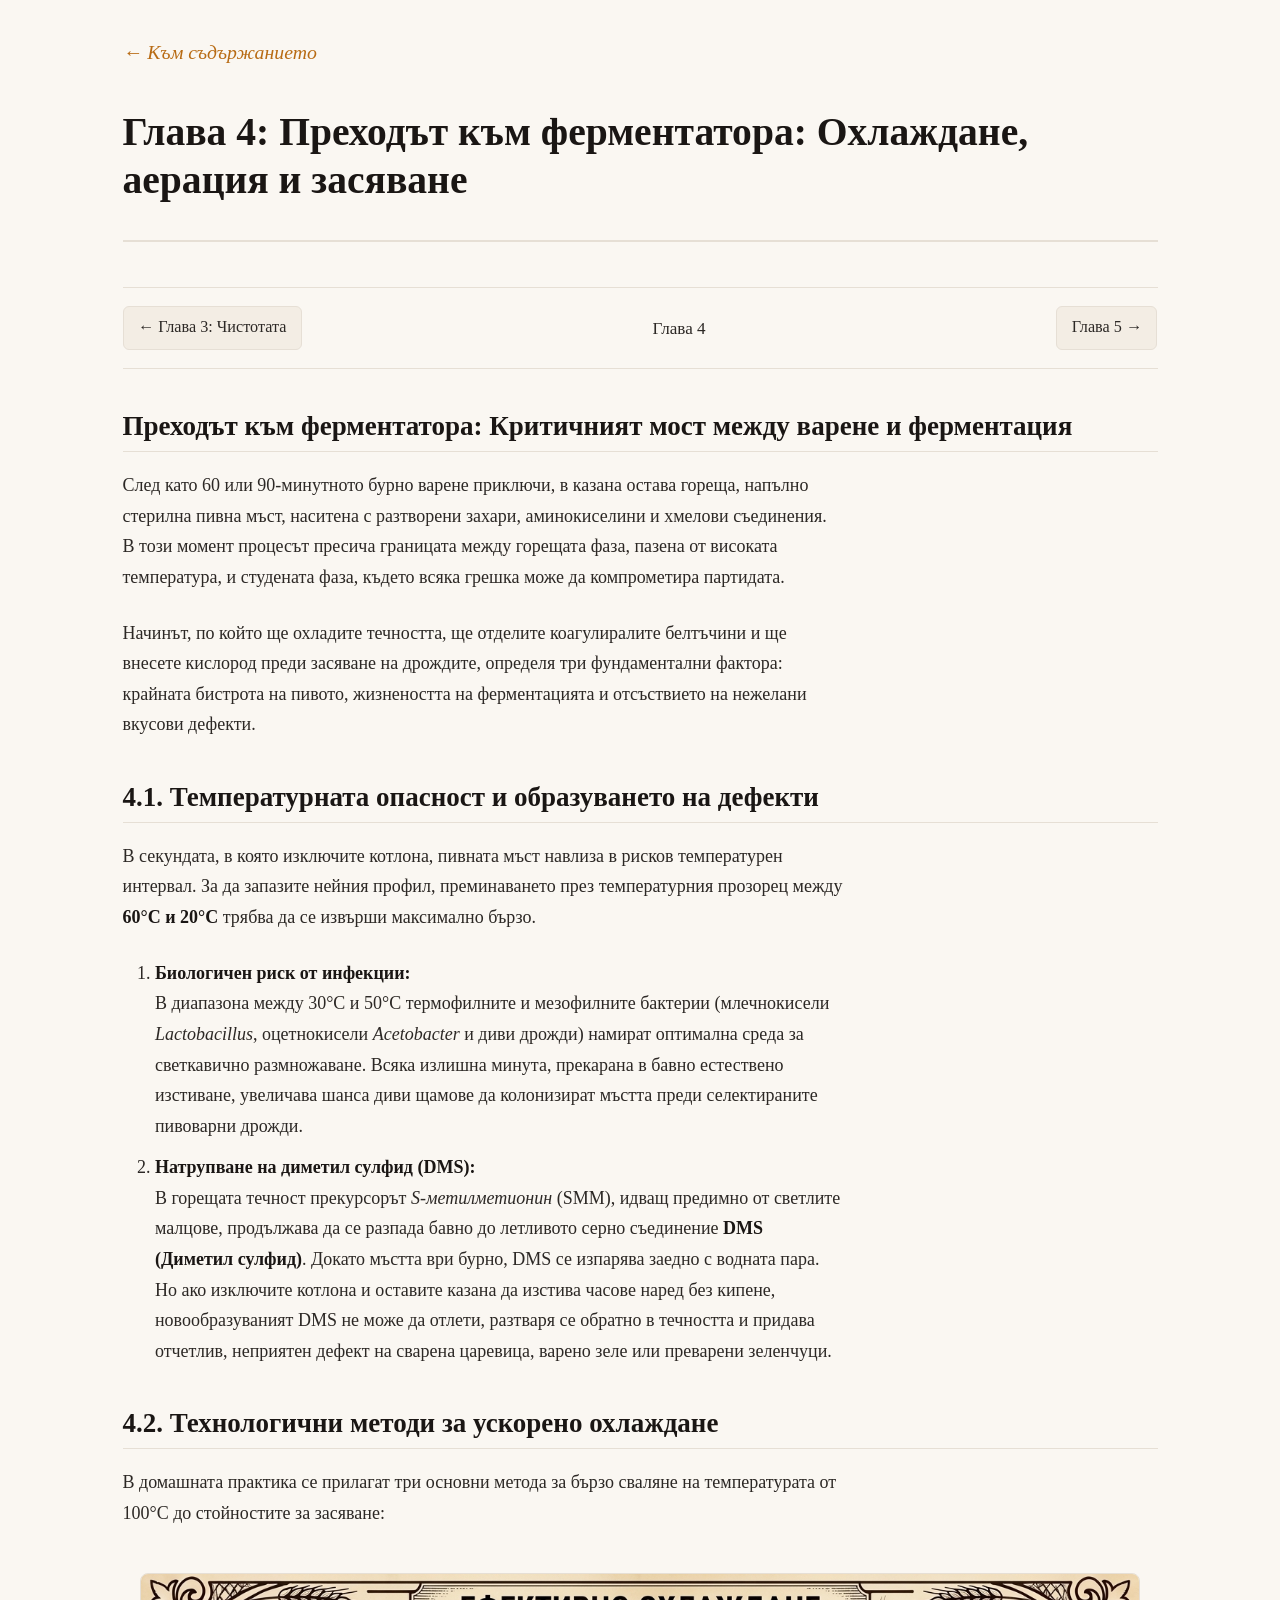
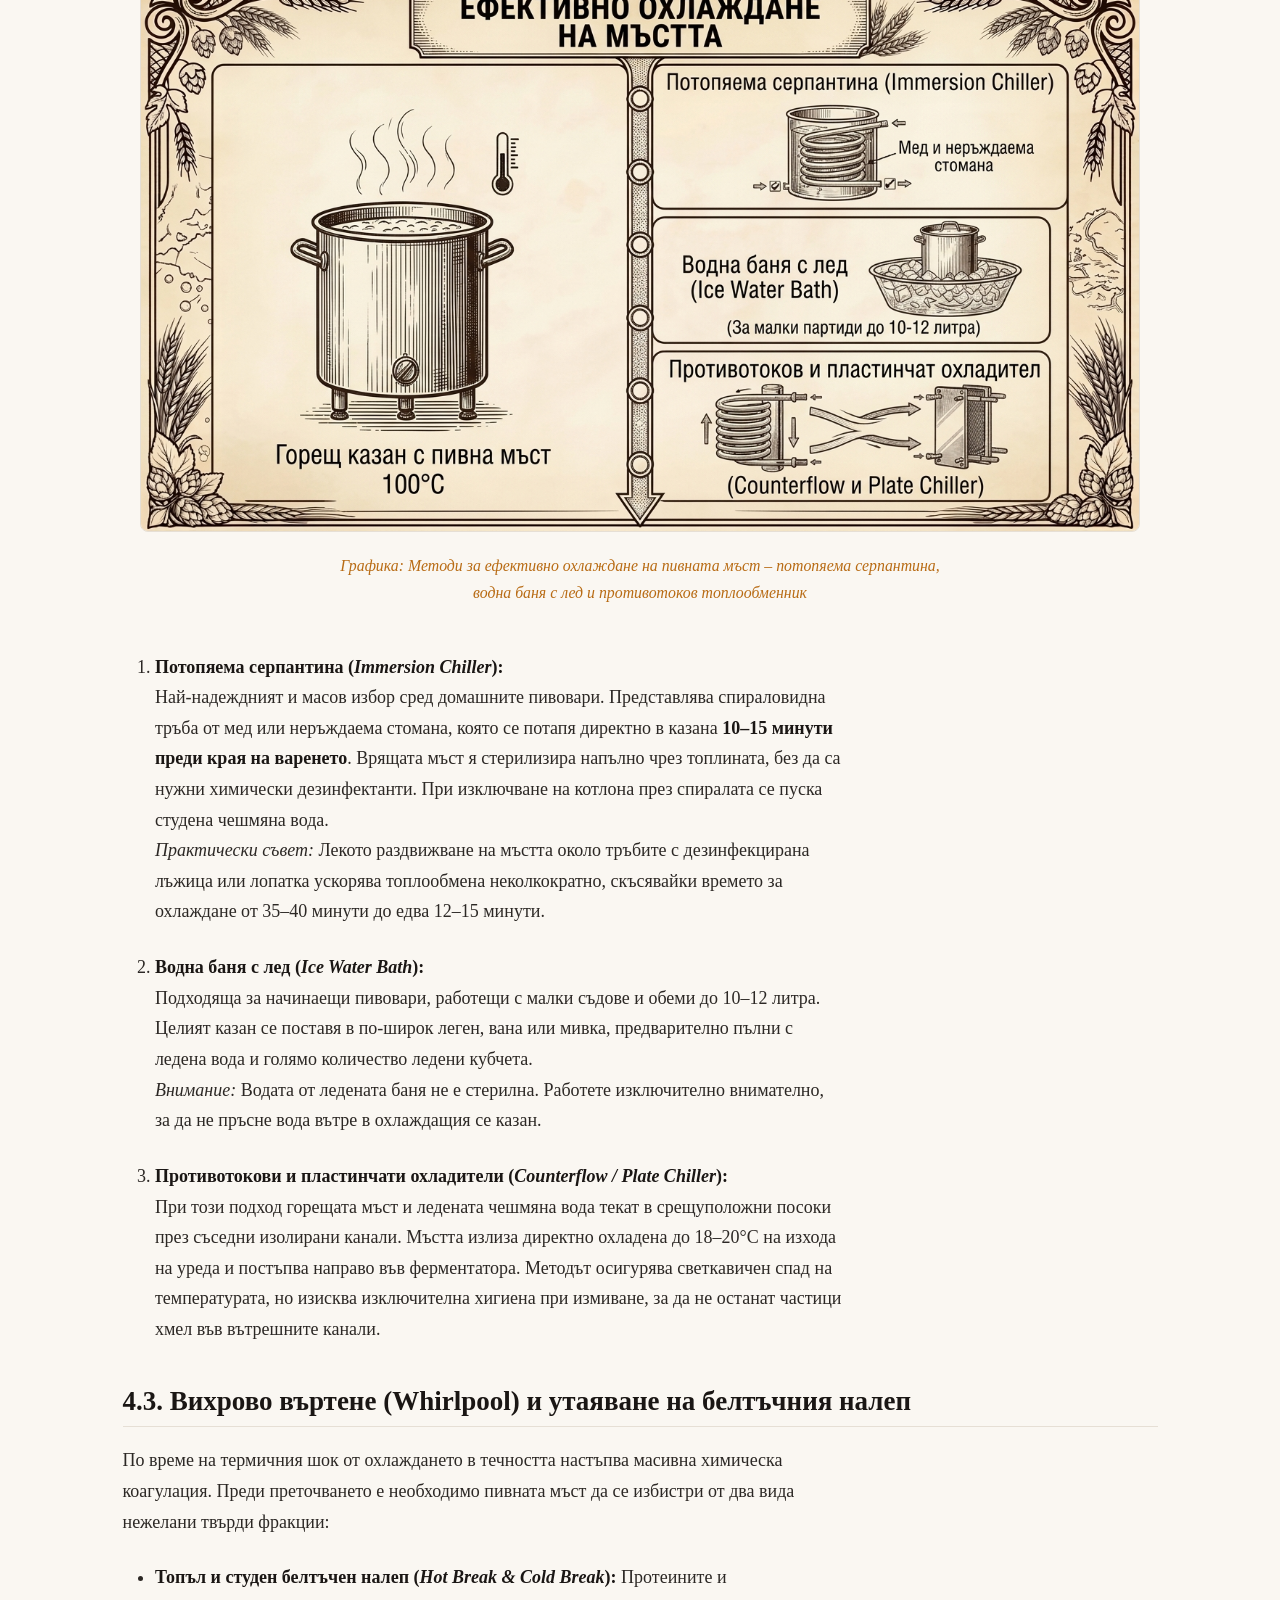
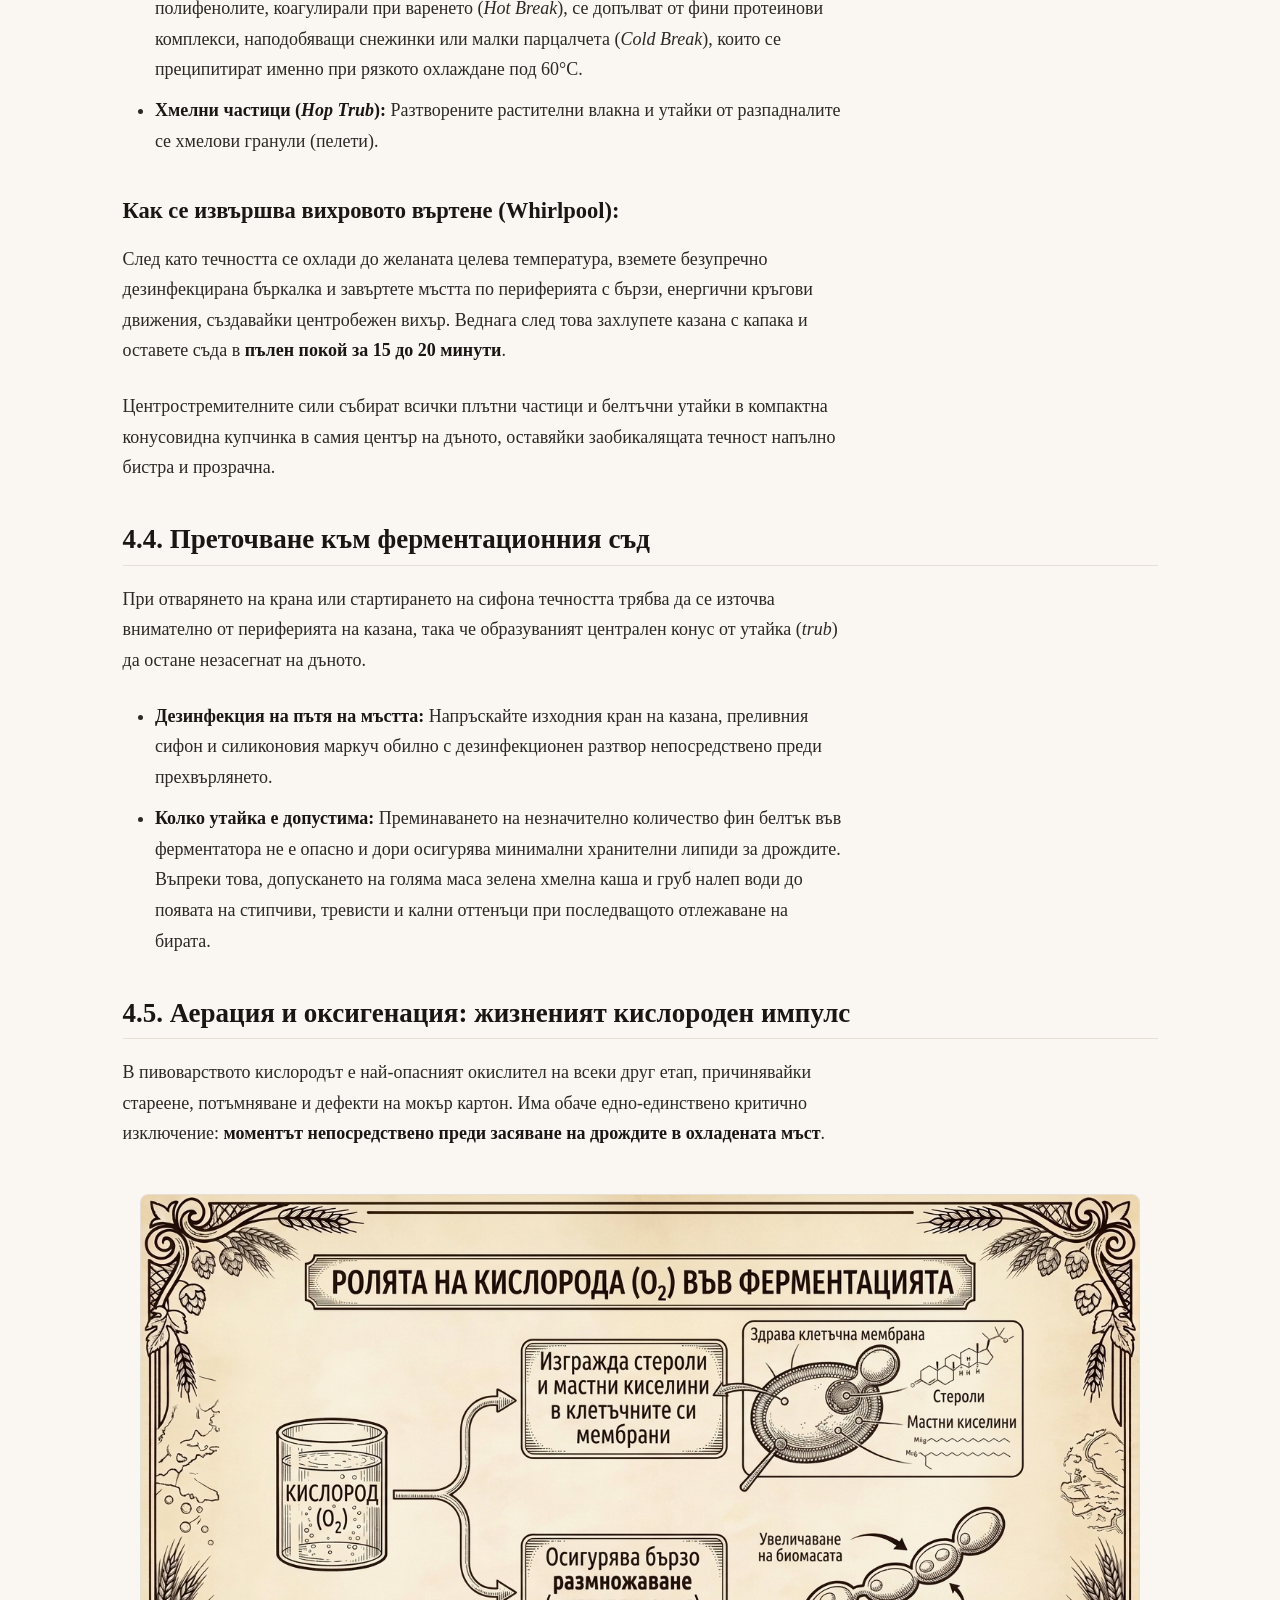
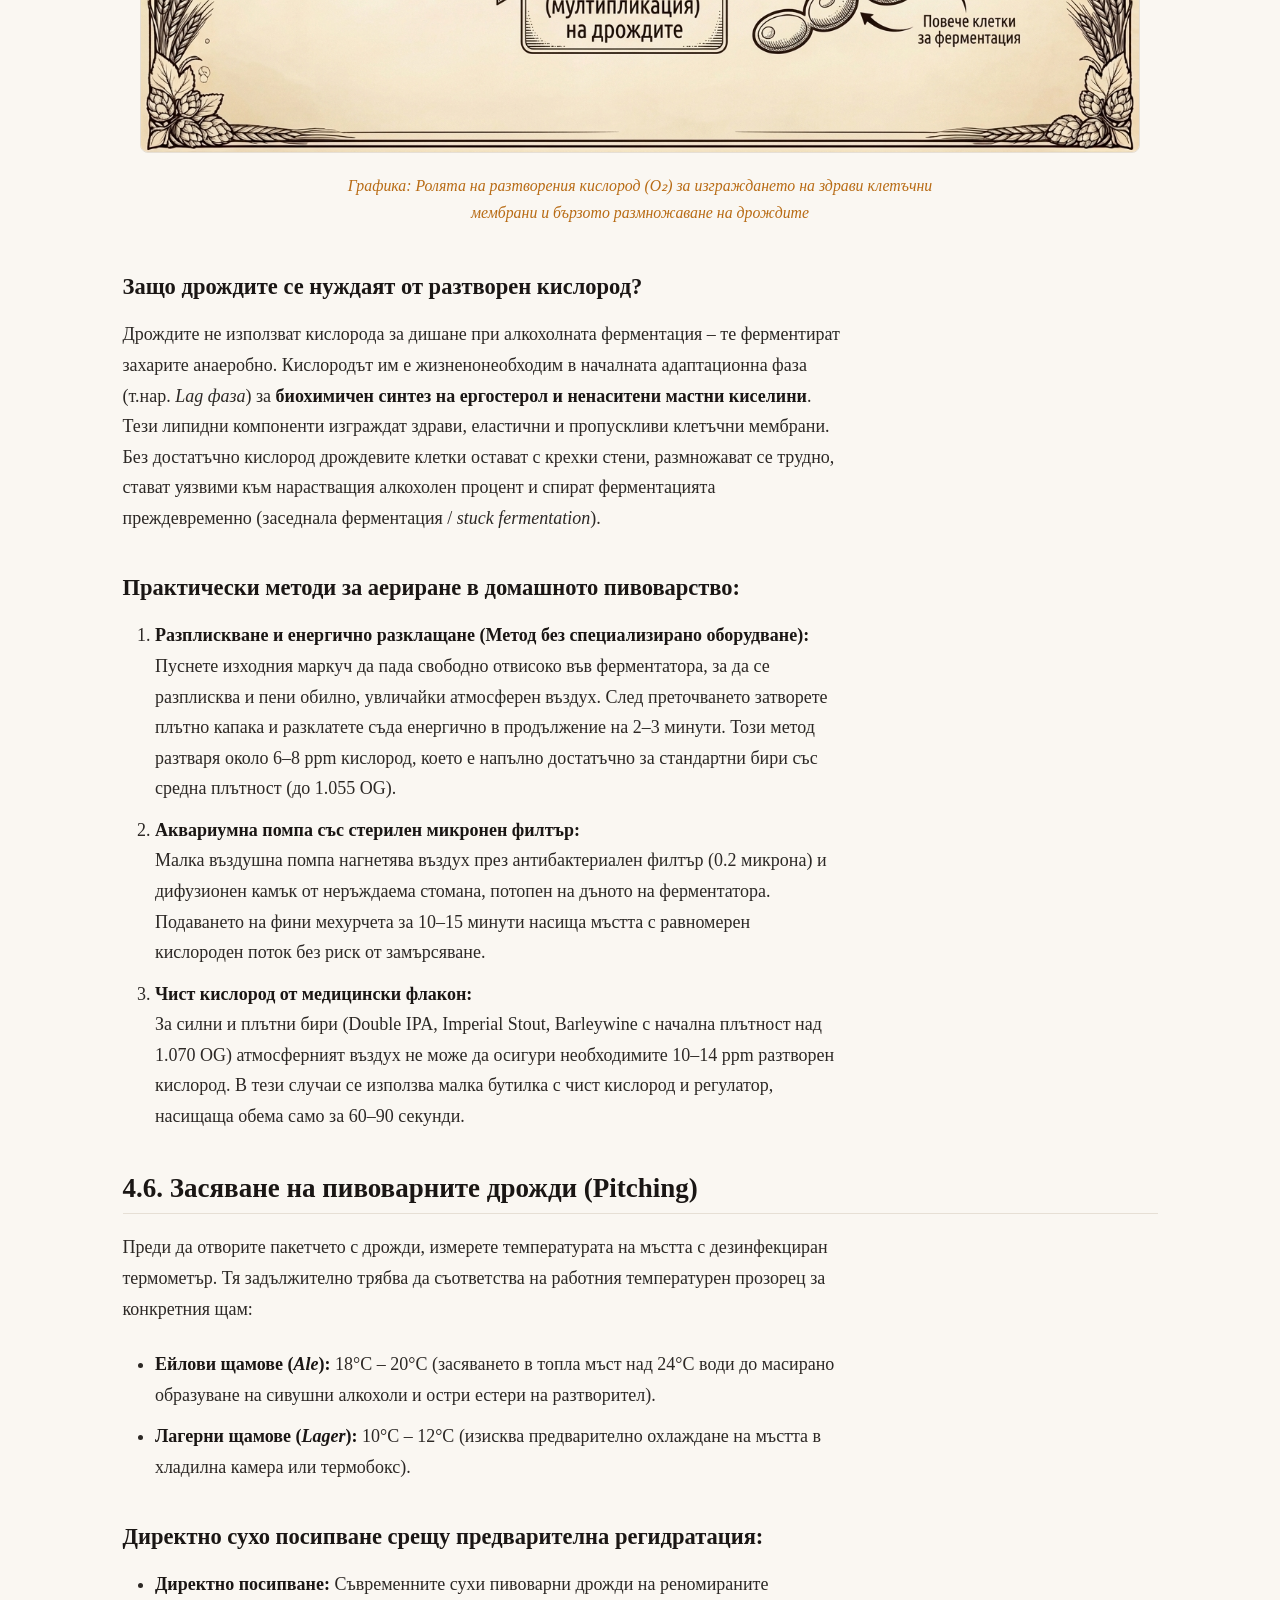
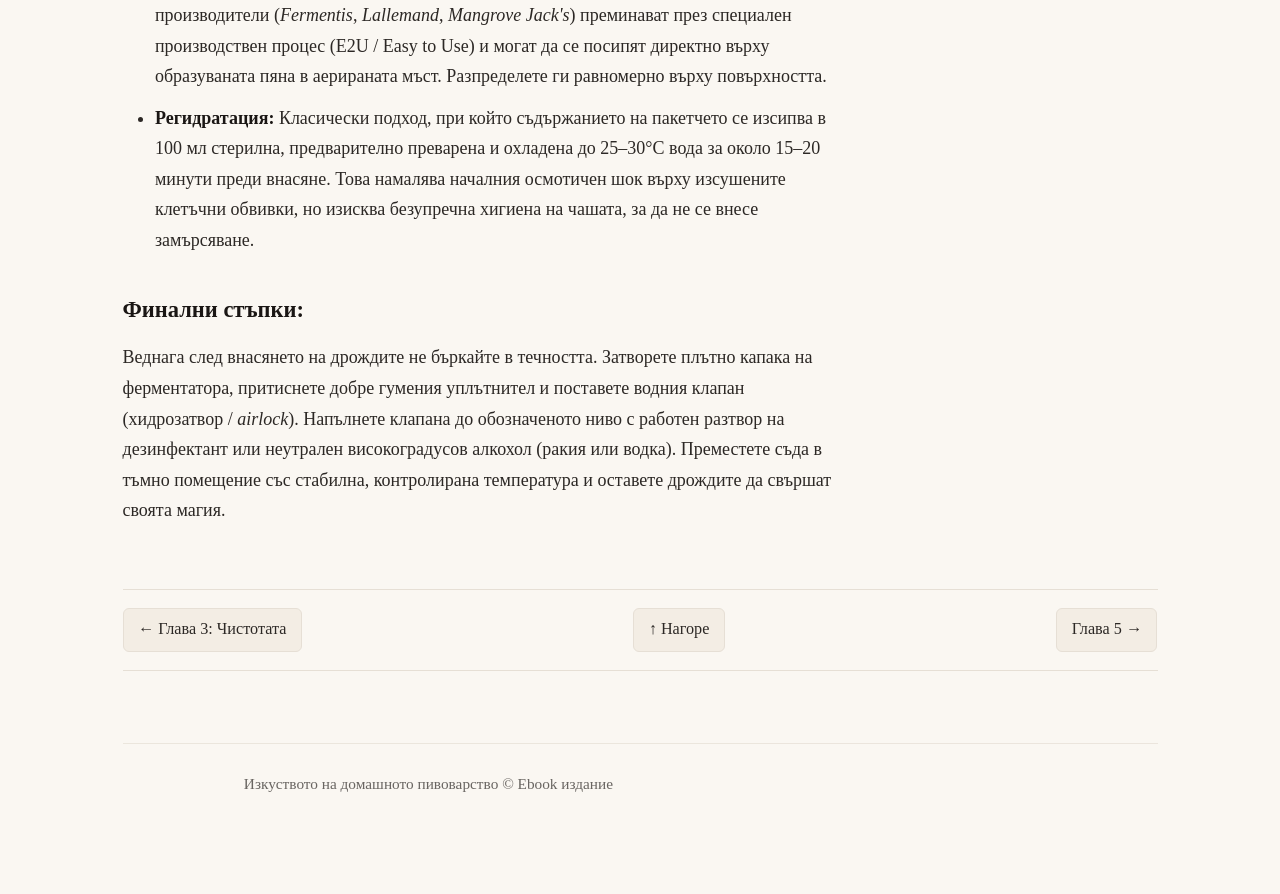
<file: chapter-04.html>
<!DOCTYPE html>
<html lang="bg">
<head>
  <meta charset="UTF-8">
  <meta name="viewport" content="width=device-width, initial-scale=1.0">
  <title>Глава 4: Преходът към ферментатора: Охлаждане, аерация и засяване - Изкуството на домашното пивоварство</title>
  <link rel="stylesheet" href="css/style.css">
</head>
<body>

  <header class="book-header">
    <div class="book-subtitle"><a href="index.html">&larr; Към съдържанието</a></div>
    <h1 class="book-title">Глава 4: Преходът към ферментатора: Охлаждане, аерация и засяване</h1>
  </header>

  <nav class="top-nav">
    <a href="chapter-03.html" class="nav-btn">&larr; Глава 3: Чистотата</a>
    <span>Глава 4</span>
    <a href="chapter-05.html" class="nav-btn">Глава 5 &rarr;</a>
  </nav>

  <main>
    <article class="chapter-content">

      <!-- Section Intro -->
      <section id="transfer-intro">
        <h2>Преходът към ферментатора: Критичният мост между варене и ферментация</h2>
        <p>След като 60 или 90-минутното бурно варене приключи, в казана остава гореща, напълно стерилна пивна мъст, наситена с разтворени захари, аминокиселини и хмелови съединения. В този момент процесът пресича границата между горещата фаза, пазена от високата температура, и студената фаза, където всяка грешка може да компрометира партидата.</p>
        <p>Начинът, по който ще охладите течността, ще отделите коагулиралите белтъчини и ще внесете кислород преди засяване на дрождите, определя три фундаментални фактора: крайната бистрота на пивото, жизнеността на ферментацията и отсъствието на нежелани вкусови дефекти.</p>
      </section>

      <!-- Section 4.1 -->
      <section id="danger-zone">
        <h2>4.1. Температурната опасност и образуването на дефекти</h2>
        <p>В секундата, в която изключите котлона, пивната мъст навлиза в рисков температурен интервал. За да запазите нейния профил, преминаването през температурния прозорец между <strong>60&deg;C и 20&deg;C</strong> трябва да се извърши максимално бързо.</p>

        <ol>
          <li>
            <strong>Биологичен риск от инфекции:</strong><br>
            В диапазона между 30&deg;C и 50&deg;C термофилните и мезофилните бактерии (млечнокисели <em>Lactobacillus</em>, оцетнокисели <em>Acetobacter</em> и диви дрожди) намират оптимална среда за светкавично размножаване. Всяка излишна минута, прекарана в бавно естествено изстиване, увеличава шанса диви щамове да колонизират мъстта преди селектираните пивоварни дрожди.
          </li>
          <li>
            <strong>Натрупване на диметил сулфид (DMS):</strong><br>
            В горещата течност прекурсорът <em>S-метилметионин</em> (SMM), идващ предимно от светлите малцове, продължава да се разпада бавно до летливото серно съединение <strong>DMS (Диметил сулфид)</strong>. Докато мъстта ври бурно, DMS се изпарява заедно с водната пара. Но ако изключите котлона и оставите казана да изстива часове наред без кипене, новообразуваният DMS не може да отлети, разтваря се обратно в течността и придава отчетлив, неприятен дефект на сварена царевица, варено зеле или преварени зеленчуци.
          </li>
        </ol>
      </section>

      <!-- Section 4.2 -->
      <section id="cooling-methods">
        <h2>4.2. Технологични методи за ускорено охлаждане</h2>
        <p>В домашната практика се прилагат три основни метода за бързо сваляне на температурата от 100&deg;C до стойностите за засяване:</p>

        <figure class="wide-figure">
          <img src="images/wort-cooling-methods-diagram.jpg" alt="Ефективно охлаждане на мъстта: Методи и оборудване" width="1000" height="562">
          <figcaption>Графика: Методи за ефективно охлаждане на пивната мъст – потопяема серпантина, водна баня с лед и противотоков топлообменник</figcaption>
        </figure>

        <ol>
          <li>
            <strong>Потопяема серпантина (<em>Immersion Chiller</em>):</strong><br>
            Най-надеждният и масов избор сред домашните пивовари. Представлява спираловидна тръба от мед или неръждаема стомана, която се потапя директно в казана <strong>10–15 минути преди края на варенето</strong>. Врящата мъст я стерилизира напълно чрез топлината, без да са нужни химически дезинфектанти. При изключване на котлона през спиралата се пуска студена чешмяна вода.
            <p><em>Практически съвет:</em> Лекото раздвижване на мъстта около тръбите с дезинфекцирана лъжица или лопатка ускорява топлообмена неколкократно, скъсявайки времето за охлаждане от 35–40 минути до едва 12–15 минути.</p>
          </li>
          <li>
            <strong>Водна баня с лед (<em>Ice Water Bath</em>):</strong><br>
            Подходяща за начинаещи пивовари, работещи с малки съдове и обеми до 10–12 литра. Целият казан се поставя в по-широк леген, вана или мивка, предварително пълни с ледена вода и голямо количество ледени кубчета.
            <p><em>Внимание:</em> Водата от ледената баня не е стерилна. Работете изключително внимателно, за да не пръсне вода вътре в охлаждащия се казан.</p>
          </li>
          <li>
            <strong>Противотокови и пластинчати охладители (<em>Counterflow / Plate Chiller</em>):</strong><br>
            При този подход горещата мъст и ледената чешмяна вода текат в срещуположни посоки през съседни изолирани канали. Мъстта излиза директно охладена до 18–20&deg;C на изхода на уреда и постъпва направо във ферментатора. Методът осигурява светкавичен спад на температурата, но изисква изключителна хигиена при измиване, за да не останат частици хмел във вътрешните канали.
          </li>
        </ol>
      </section>

      <!-- Section 4.3 -->
      <section id="whirlpool-trub">
        <h2>4.3. Вихрово въртене (Whirlpool) и утаяване на белтъчния налеп</h2>
        <p>По време на термичния шок от охлаждането в течността настъпва масивна химическа коагулация. Преди преточването е необходимо пивната мъст да се избистри от два вида нежелани твърди фракции:</p>

        <ul>
          <li><strong>Топъл и студен белтъчен налеп (<em>Hot Break &amp; Cold Break</em>):</strong> Протеините и полифенолите, коагулирали при варенето (<em>Hot Break</em>), се допълват от фини протеинови комплекси, наподобяващи снежинки или малки парцалчета (<em>Cold Break</em>), които се преципитират именно при рязкото охлаждане под 60&deg;C.</li>
          <li><strong>Хмелни частици (<em>Hop Trub</em>):</strong> Разтворените растителни влакна и утайки от разпадналите се хмелови гранули (пелети).</li>
        </ul>

        <h3>Как се извършва вихровото въртене (Whirlpool):</h3>
        <p>След като течността се охлади до желаната целева температура, вземете безупречно дезинфекцирана бъркалка и завъртете мъстта по периферията с бързи, енергични кръгови движения, създавайки центробежен вихър. Веднага след това захлупете казана с капака и оставете съда в <strong>пълен покой за 15 до 20 минути</strong>.</p>
        <p>Центростремителните сили събират всички плътни частици и белтъчни утайки в компактна конусовидна купчинка в самия център на дъното, оставяйки заобикалящата течност напълно бистра и прозрачна.</p>
      </section>

      <!-- Section 4.4 -->
      <section id="transfer-fermenter">
        <h2>4.4. Преточване към ферментационния съд</h2>
        <p>При отварянето на крана или стартирането на сифона течността трябва да се източва внимателно от периферията на казана, така че образуваният централен конус от утайка (<em>trub</em>) да остане незасегнат на дъното.</p>
        <ul>
          <li><strong>Дезинфекция на пътя на мъстта:</strong> Напръскайте изходния кран на казана, преливния сифон и силиконовия маркуч обилно с дезинфекционен разтвор непосредствено преди прехвърлянето.</li>
          <li><strong>Колко утайка е допустима:</strong> Преминаването на незначително количество фин белтък във ферментатора не е опасно и дори осигурява минимални хранителни липиди за дрождите. Въпреки това, допускането на голяма маса зелена хмелна каша и груб налеп води до появата на стипчиви, тревисти и кални оттенъци при последващото отлежаване на бирата.</li>
        </ul>
      </section>

      <!-- Section 4.5 -->
      <section id="aeration-oxygen">
        <h2>4.5. Аерация и оксигенация: жизненият кислороден импулс</h2>
        <p>В пивоварството кислородът е най-опасният окислител на всеки друг етап, причинявайки стареене, потъмняване и дефекти на мокър картон. Има обаче едно-единствено критично изключение: <strong>моментът непосредствено преди засяване на дрождите в охладената мъст</strong>.</p>

        <figure class="wide-figure">
          <img src="images/oxygen-fermentation-diagram.jpg" alt="Ролята на кислорода във ферментацията" width="1000" height="562">
          <figcaption>Графика: Ролята на разтворения кислород (O₂) за изграждането на здрави клетъчни мембрани и бързото размножаване на дрождите</figcaption>
        </figure>

        <h3>Защо дрождите се нуждаят от разтворен кислород?</h3>
        <p>Дрождите не използват кислорода за дишане при алкохолната ферментация – те ферментират захарите анаеробно. Кислородът им е жизненонеобходим в началната адаптационна фаза (т.нар. <em>Lag фаза</em>) за <strong>биохимичен синтез на ергостерол и ненаситени мастни киселини</strong>. Тези липидни компоненти изграждат здрави, еластични и пропускливи клетъчни мембрани. Без достатъчно кислород дрождевите клетки остават с крехки стени, размножават се трудно, стават уязвими към нарастващия алкохолен процент и спират ферментацията преждевременно (заседнала ферментация / <em>stuck fermentation</em>).</p>

        <h3>Практически методи за аериране в домашното пивоварство:</h3>
        <ol>
          <li>
            <strong>Разплискване и енергично разклащане (Метод без специализирано оборудване):</strong><br>
            Пуснете изходния маркуч да пада свободно отвисоко във ферментатора, за да се разплисква и пени обилно, увличайки атмосферен въздух. След преточването затворете плътно капака и разклатете съда енергично в продължение на 2–3 минути. Този метод разтваря около 6–8 ppm кислород, което е напълно достатъчно за стандартни бири със средна плътност (до 1.055 OG).
          </li>
          <li>
            <strong>Аквариумна помпа със стерилен микронен филтър:</strong><br>
            Малка въздушна помпа нагнетява въздух през антибактериален филтър (0.2 микрона) и дифузионен камък от неръждаема стомана, потопен на дъното на ферментатора. Подаването на фини мехурчета за 10–15 минути насища мъстта с равномерен кислороден поток без риск от замърсяване.
          </li>
          <li>
            <strong>Чист кислород от медицински флакон:</strong><br>
            За силни и плътни бири (Double IPA, Imperial Stout, Barleywine с начална плътност над 1.070 OG) атмосферният въздух не може да осигури необходимите 10–14 ppm разтворен кислород. В тези случаи се използва малка бутилка с чист кислород и регулатор, насищаща обема само за 60–90 секунди.
          </li>
        </ol>
      </section>

      <!-- Section 4.6 -->
      <section id="yeast-pitching">
        <h2>4.6. Засяване на пивоварните дрожди (Pitching)</h2>
        <p>Преди да отворите пакетчето с дрожди, измерете температурата на мъстта с дезинфекциран термометър. Тя задължително трябва да съответства на работния температурен прозорец за конкретния щам:</p>
        <ul>
          <li><strong>Ейлови щамове (<em>Ale</em>):</strong> 18&deg;C – 20&deg;C (засяването в топла мъст над 24&deg;C води до масирано образуване на сивушни алкохоли и остри естери на разтворител).</li>
          <li><strong>Лагерни щамове (<em>Lager</em>):</strong> 10&deg;C – 12&deg;C (изисква предварително охлаждане на мъстта в хладилна камера или термобокс).</li>
        </ul>

        <h3>Директно сухо посипване срещу предварителна регидратация:</h3>
        <ul>
          <li><strong>Директно посипване:</strong> Съвременните сухи пивоварни дрожди на реномираните производители (<em>Fermentis</em>, <em>Lallemand</em>, <em>Mangrove Jack's</em>) преминават през специален производствен процес (E2U / Easy to Use) и могат да се посипят директно върху образуваната пяна в аерираната мъст. Разпределете ги равномерно върху повърхността.</li>
          <li><strong>Регидратация:</strong> Класически подход, при който съдържанието на пакетчето се изсипва в 100 мл стерилна, предварително преварена и охладена до 25–30&deg;C вода за около 15–20 минути преди внасяне. Това намалява началния осмотичен шок върху изсушените клетъчни обвивки, но изисква безупречна хигиена на чашата, за да не се внесе замърсяване.</li>
        </ul>

        <h3>Финални стъпки:</h3>
        <p>Веднага след внасянето на дрождите не бъркайте в течността. Затворете плътно капака на ферментатора, притиснете добре гумения уплътнител и поставете водния клапан (хидрозатвор / <em>airlock</em>). Напълнете клапана до обозначеното ниво с работен разтвор на дезинфектант или неутрален високоградусов алкохол (ракия или водка). Преместете съда в тъмно помещение със стабилна, контролирана температура и оставете дрождите да свършат своята магия.</p>
      </section>

    </article>
  </main>

  <nav class="bottom-nav">
    <a href="chapter-03.html" class="nav-btn">&larr; Глава 3: Чистотата</a>
    <a href="#transfer-intro" class="nav-btn">&uarr; Нагоре</a>
    <a href="chapter-05.html" class="nav-btn">Глава 5 &rarr;</a>
  </nav>

  <footer class="book-footer">
    <p>Изкуството на домашното пивоварство &copy; Ebook издание</p>
  </footer>

</body>
</html>
</file>
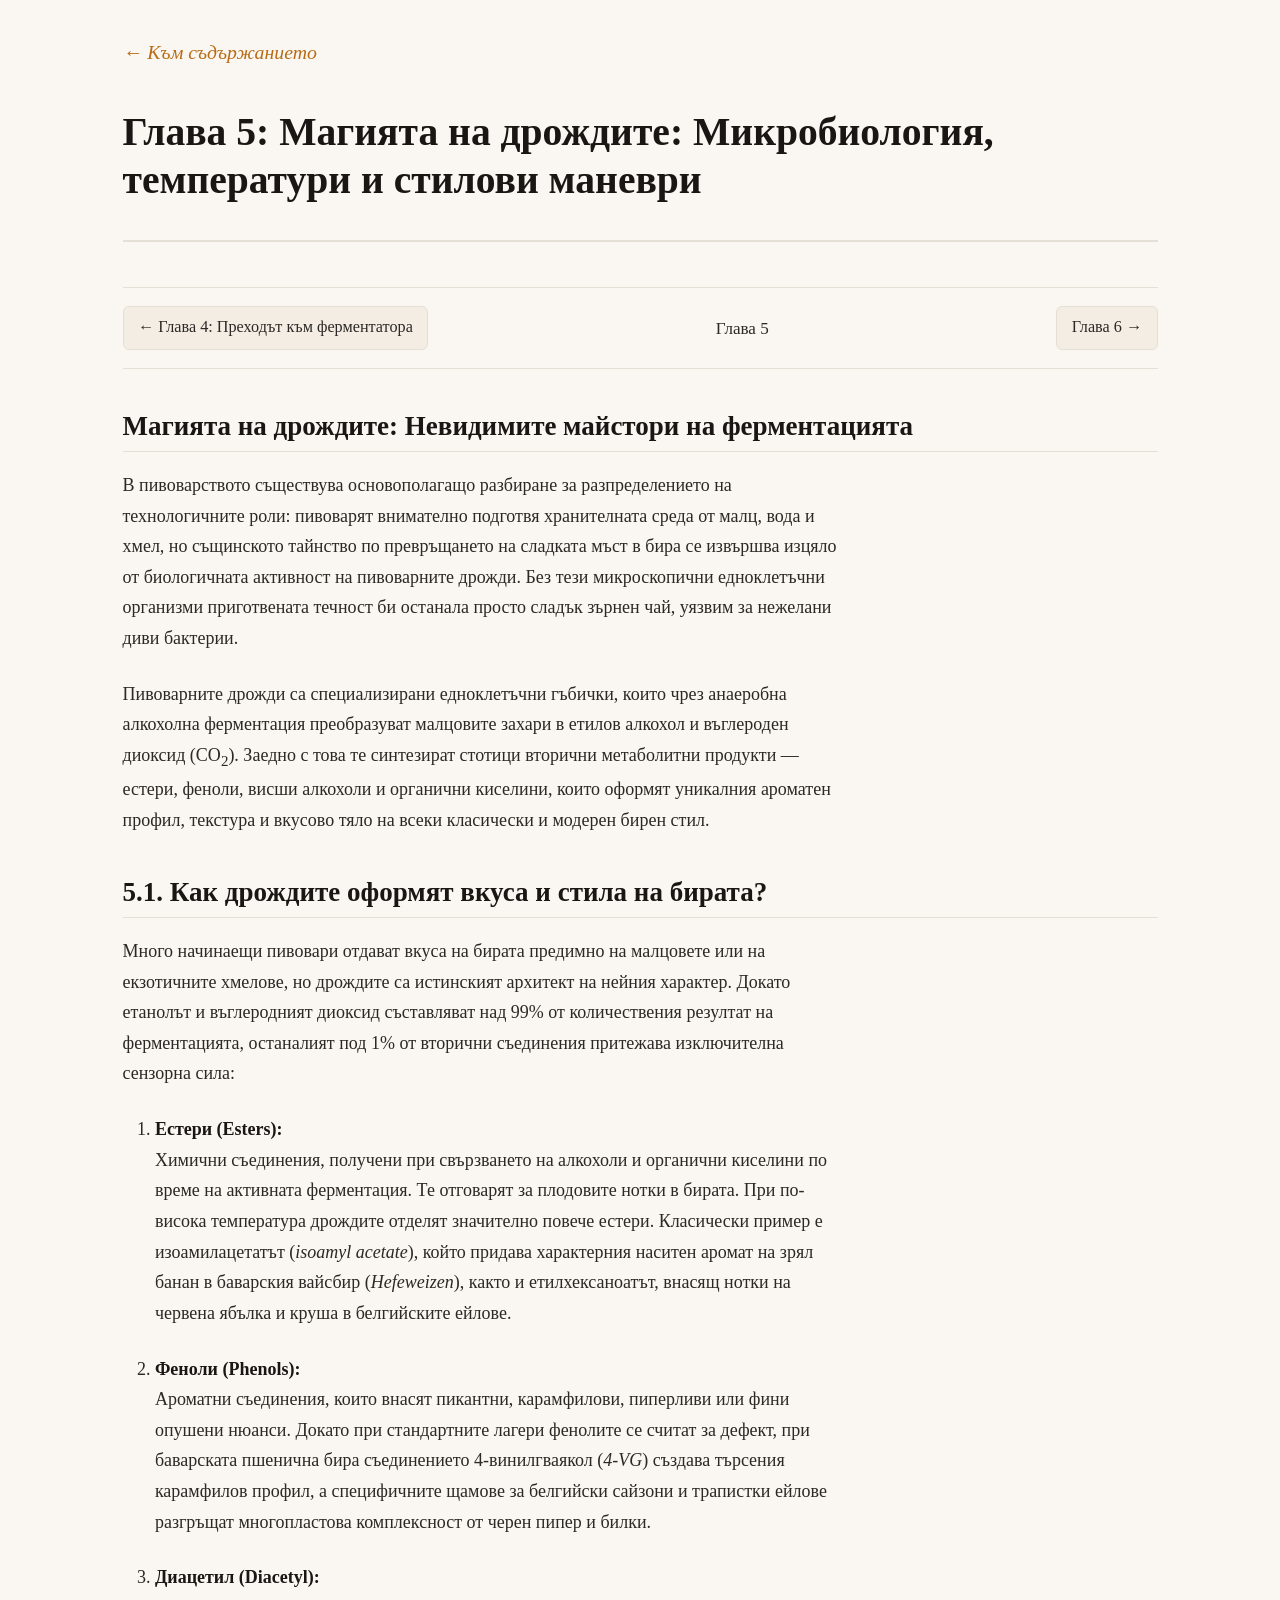
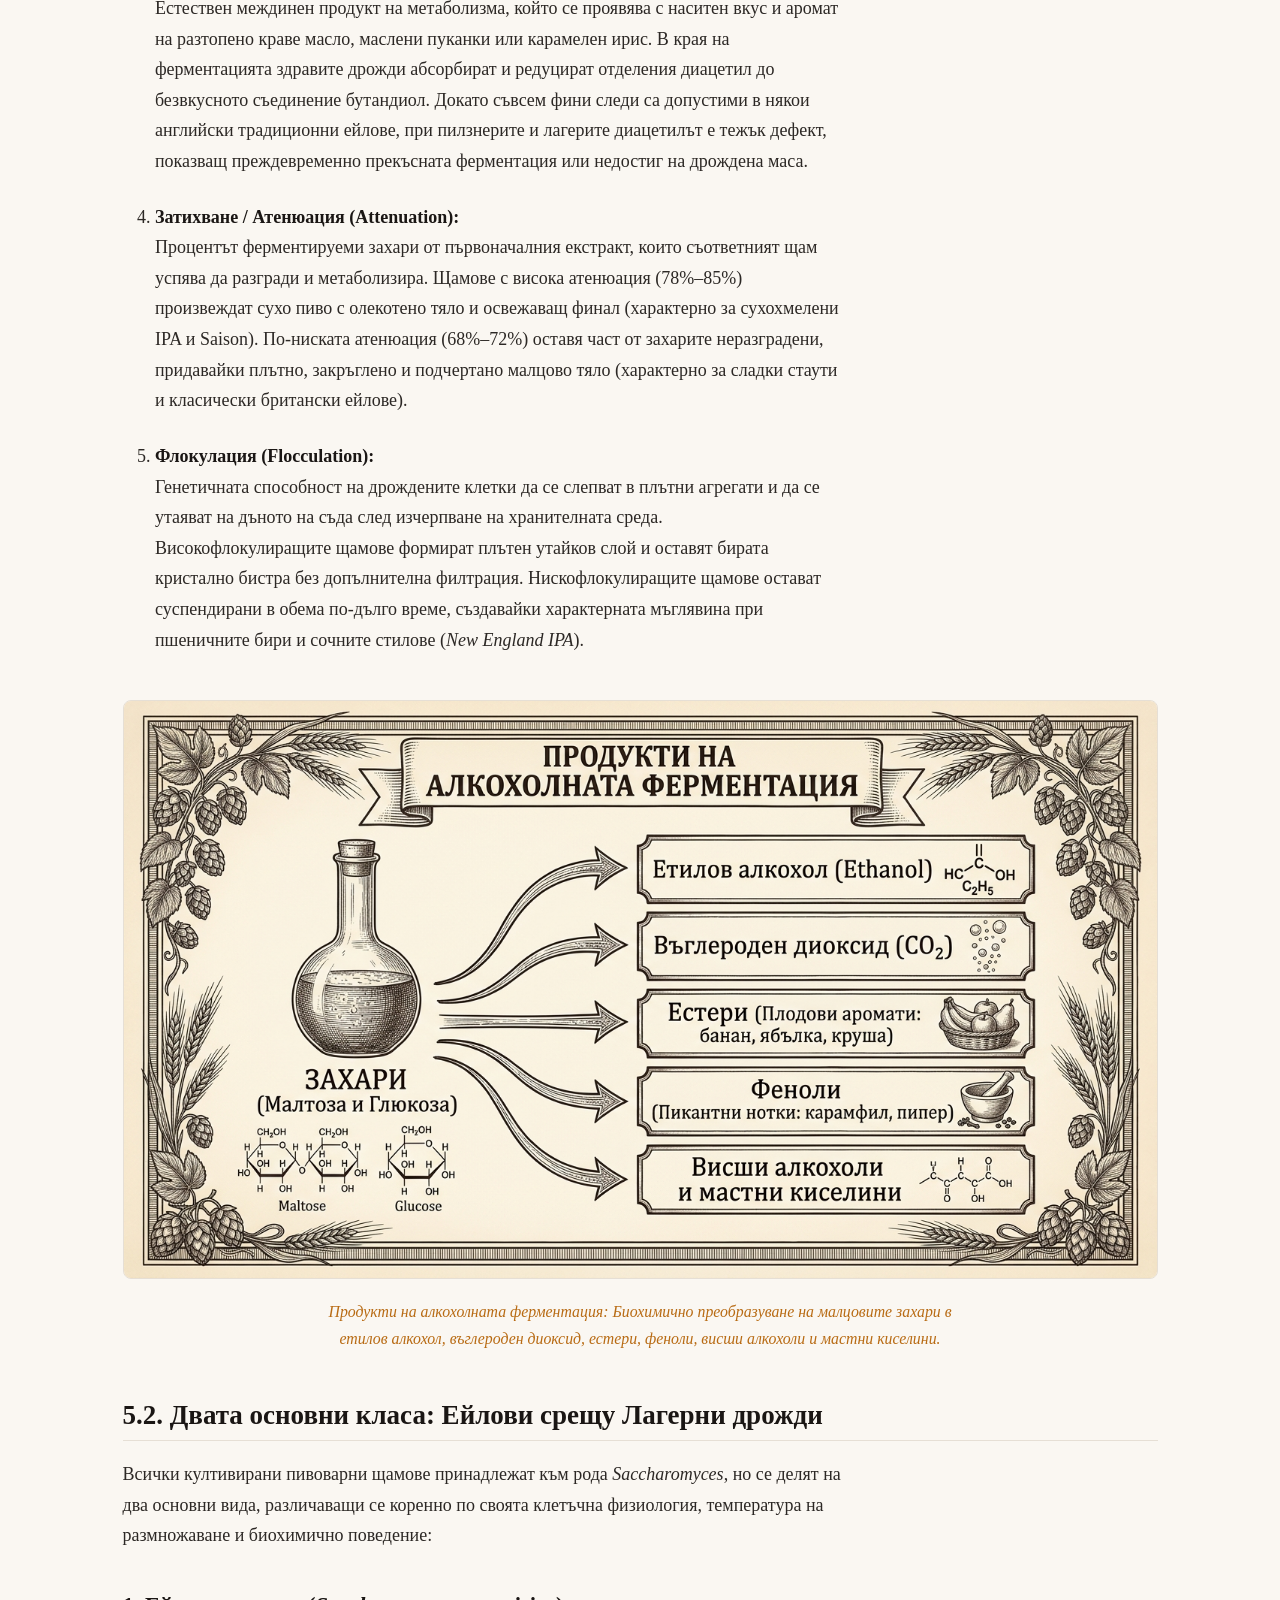
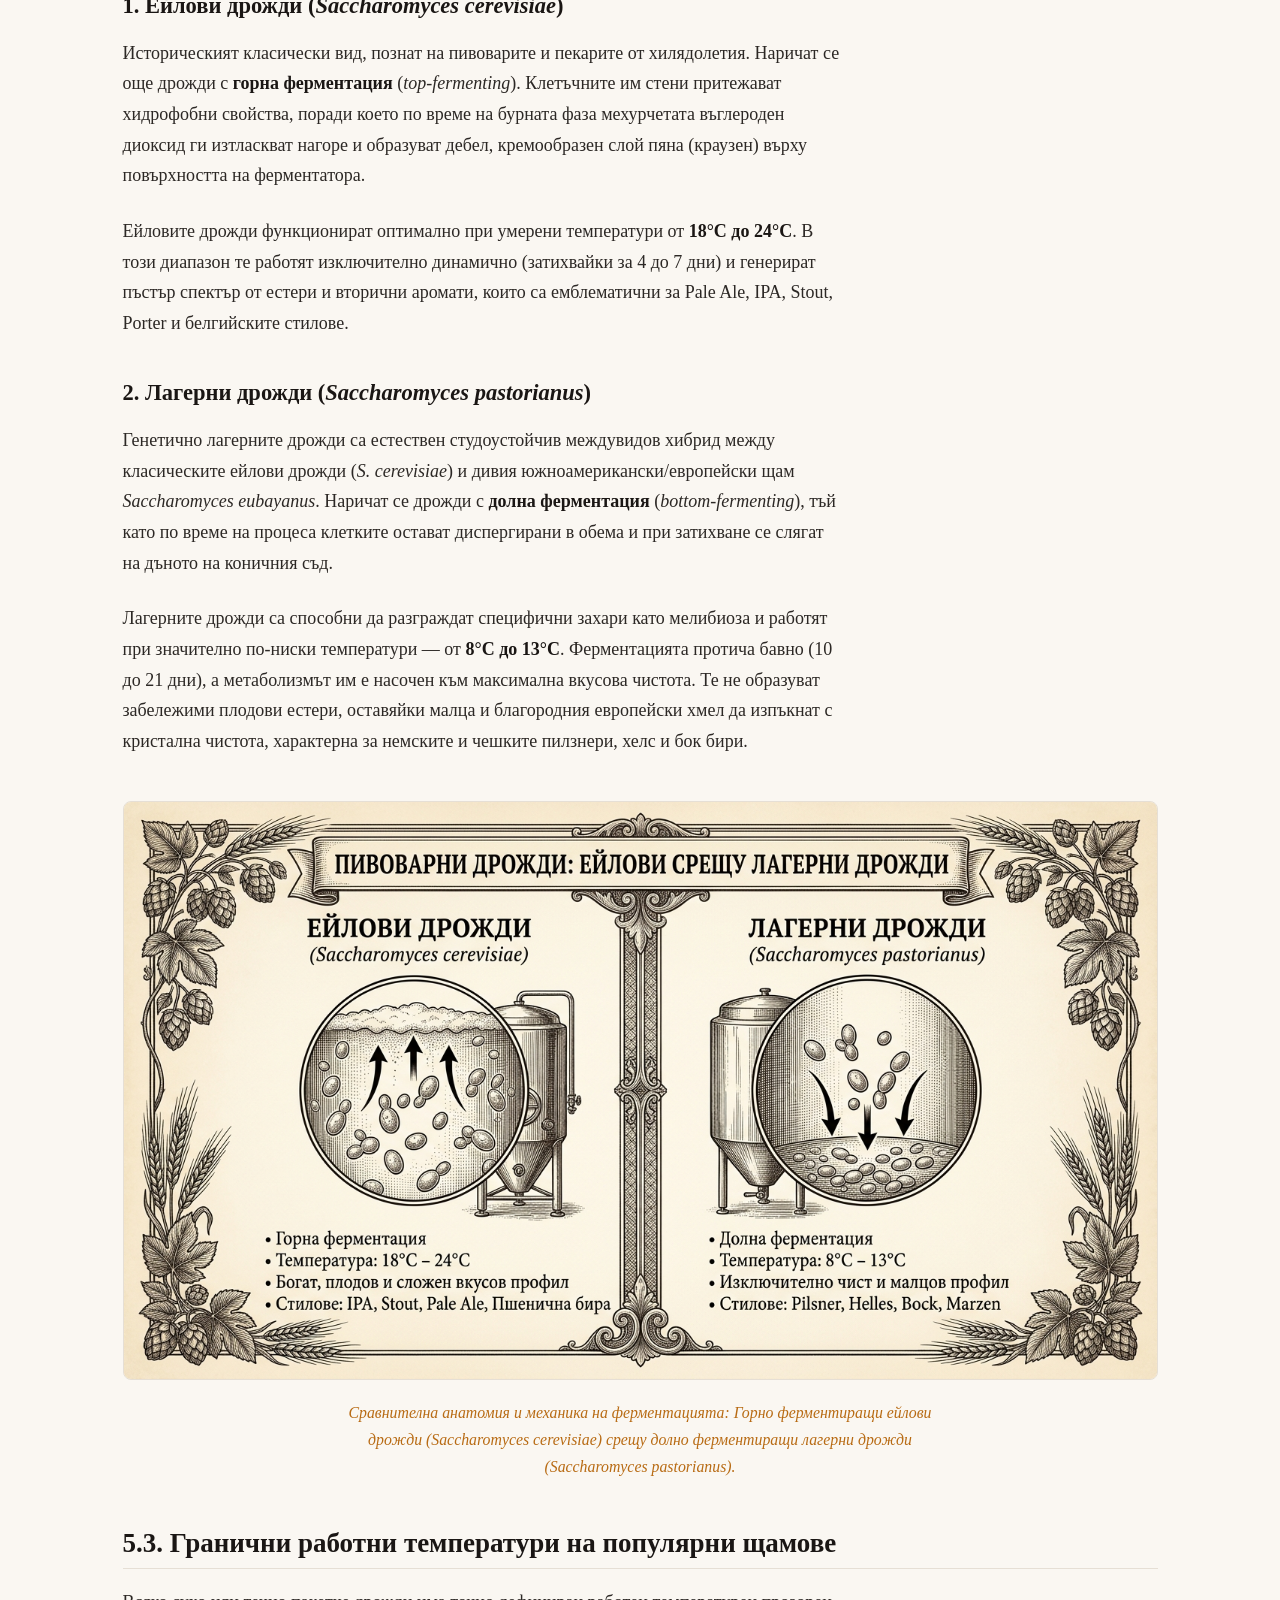
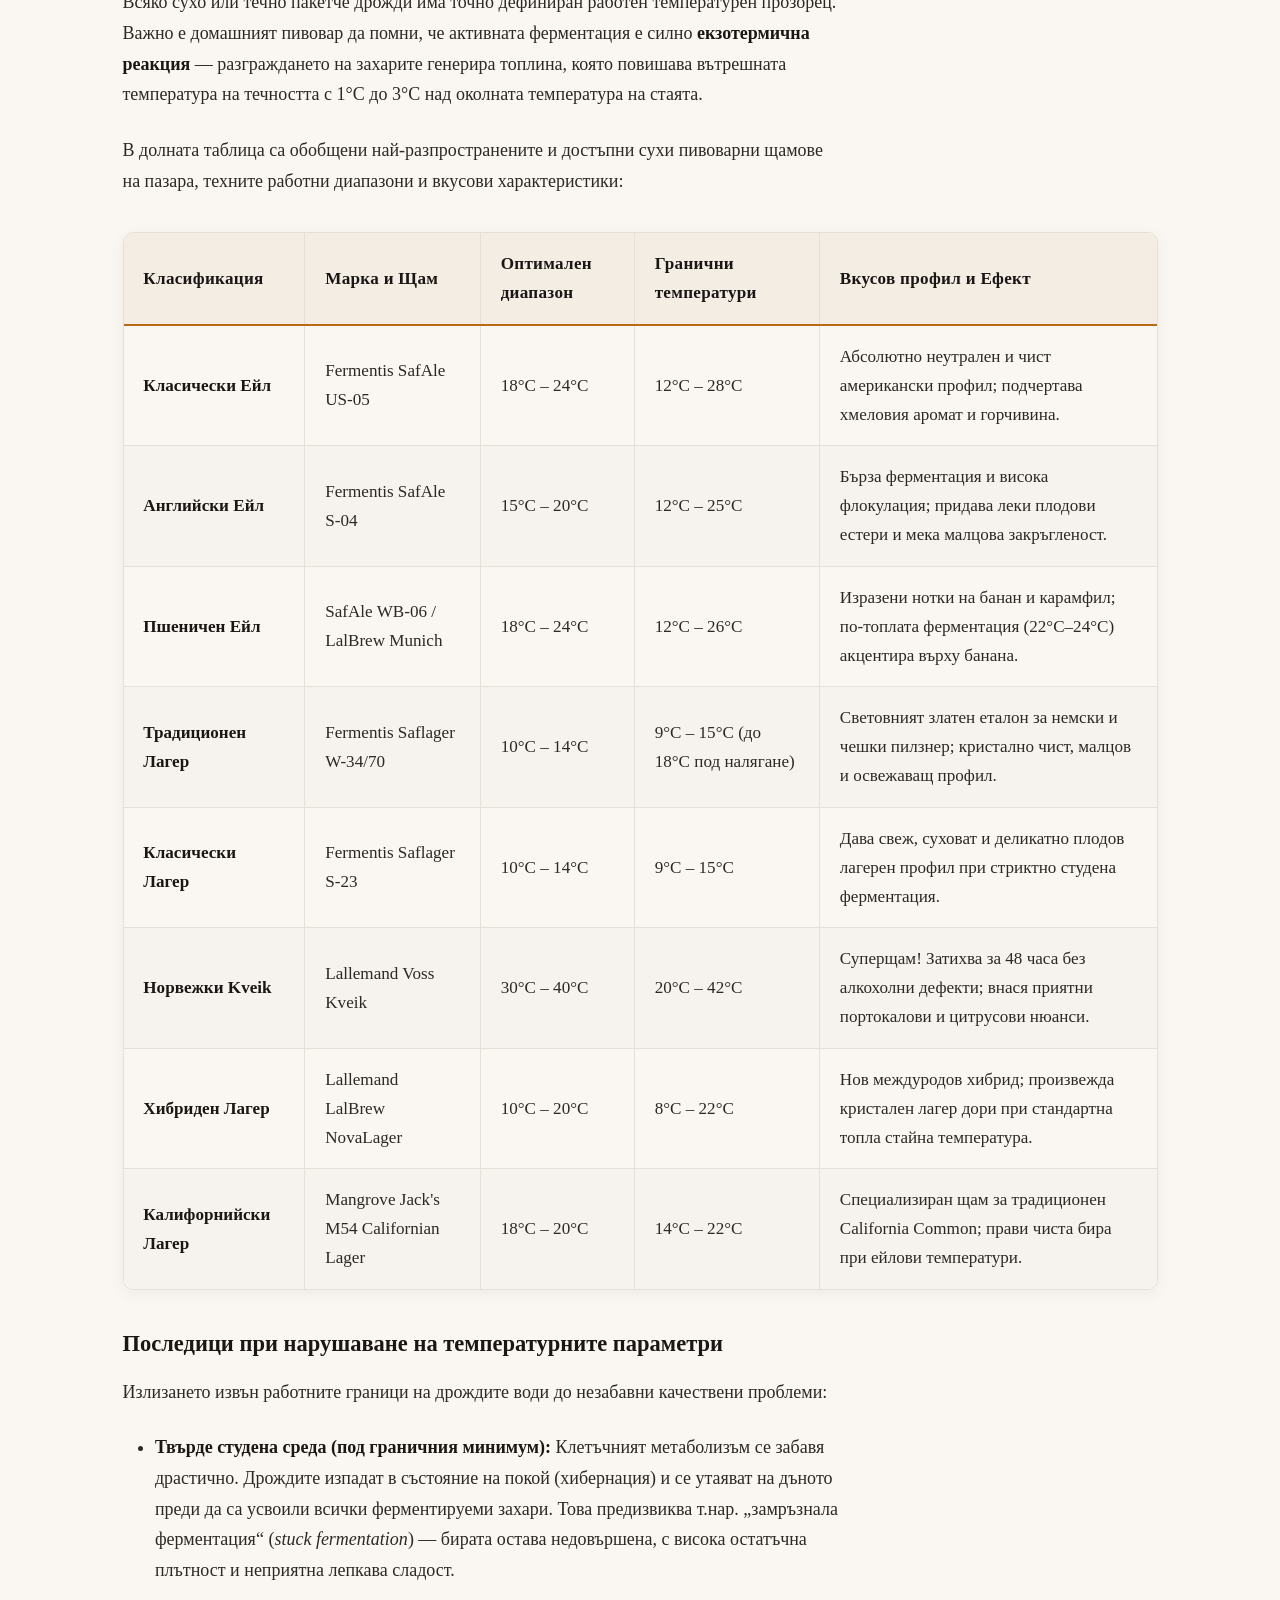
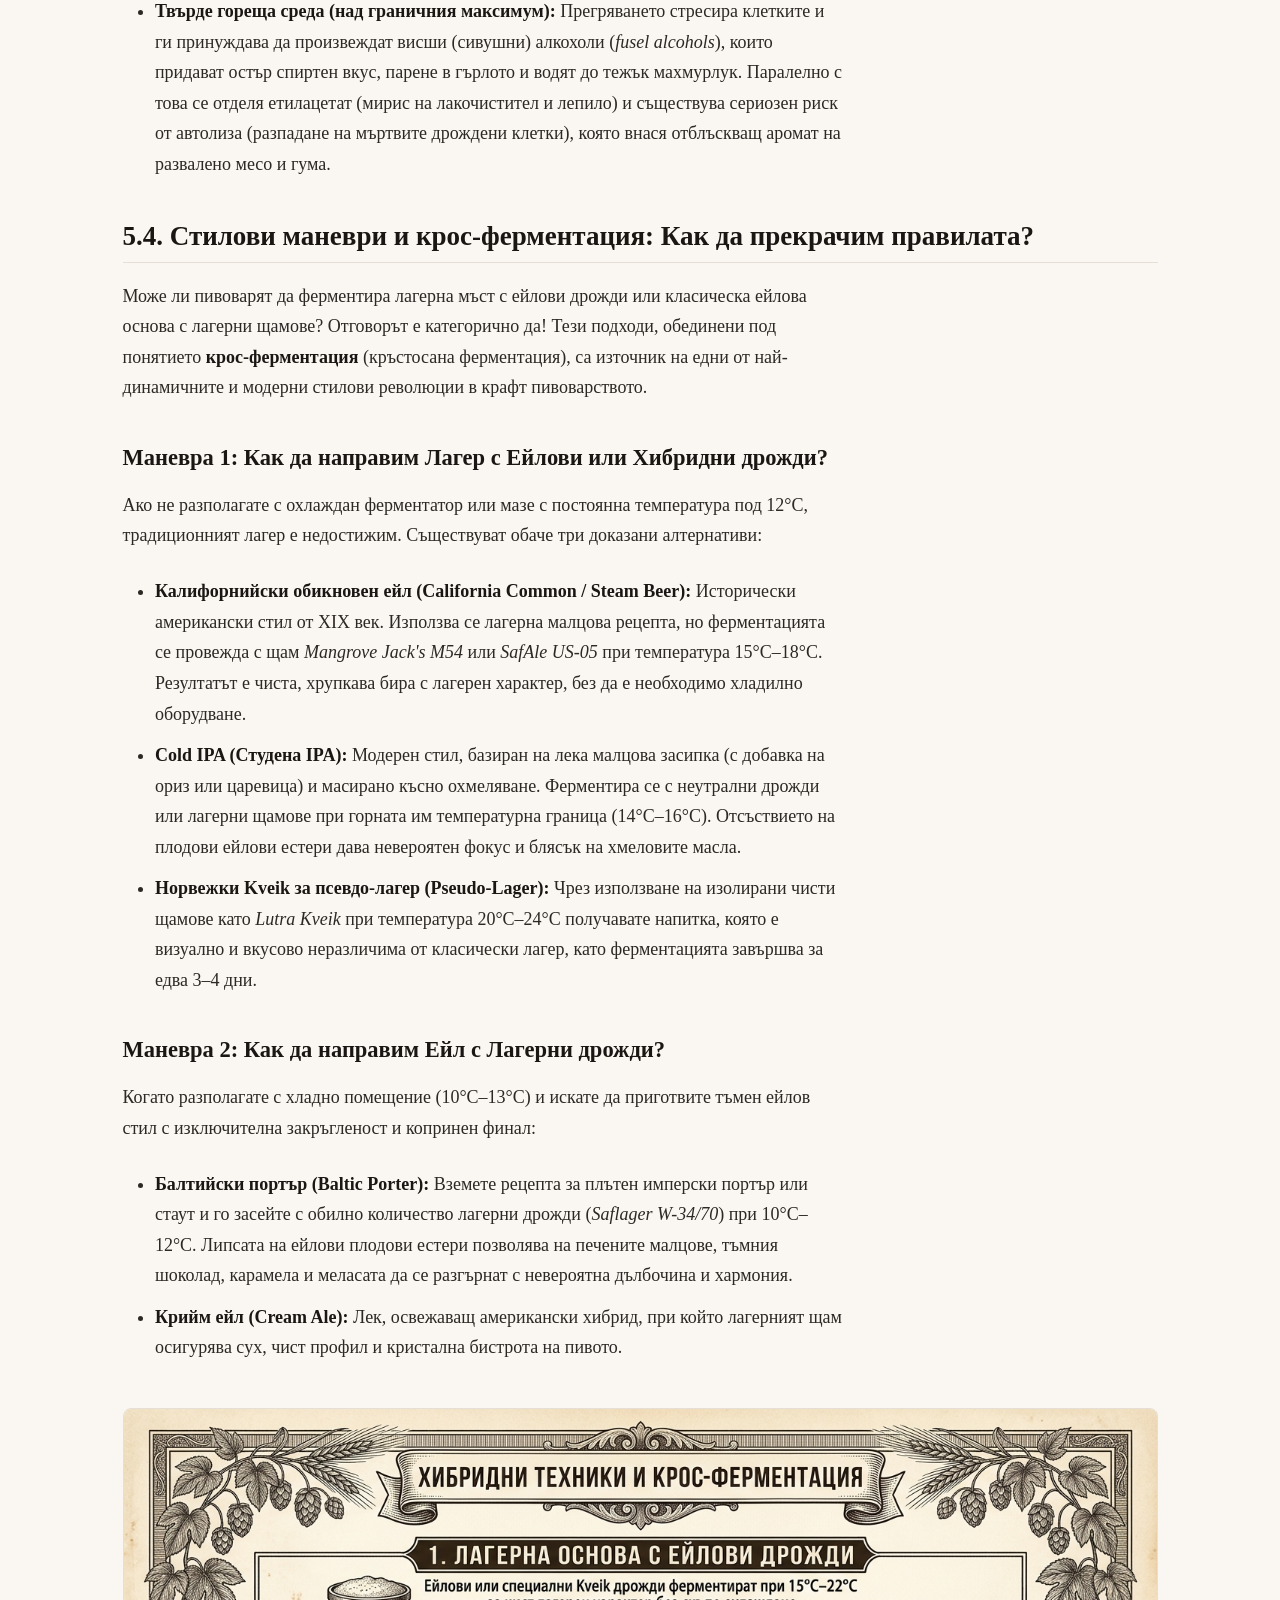
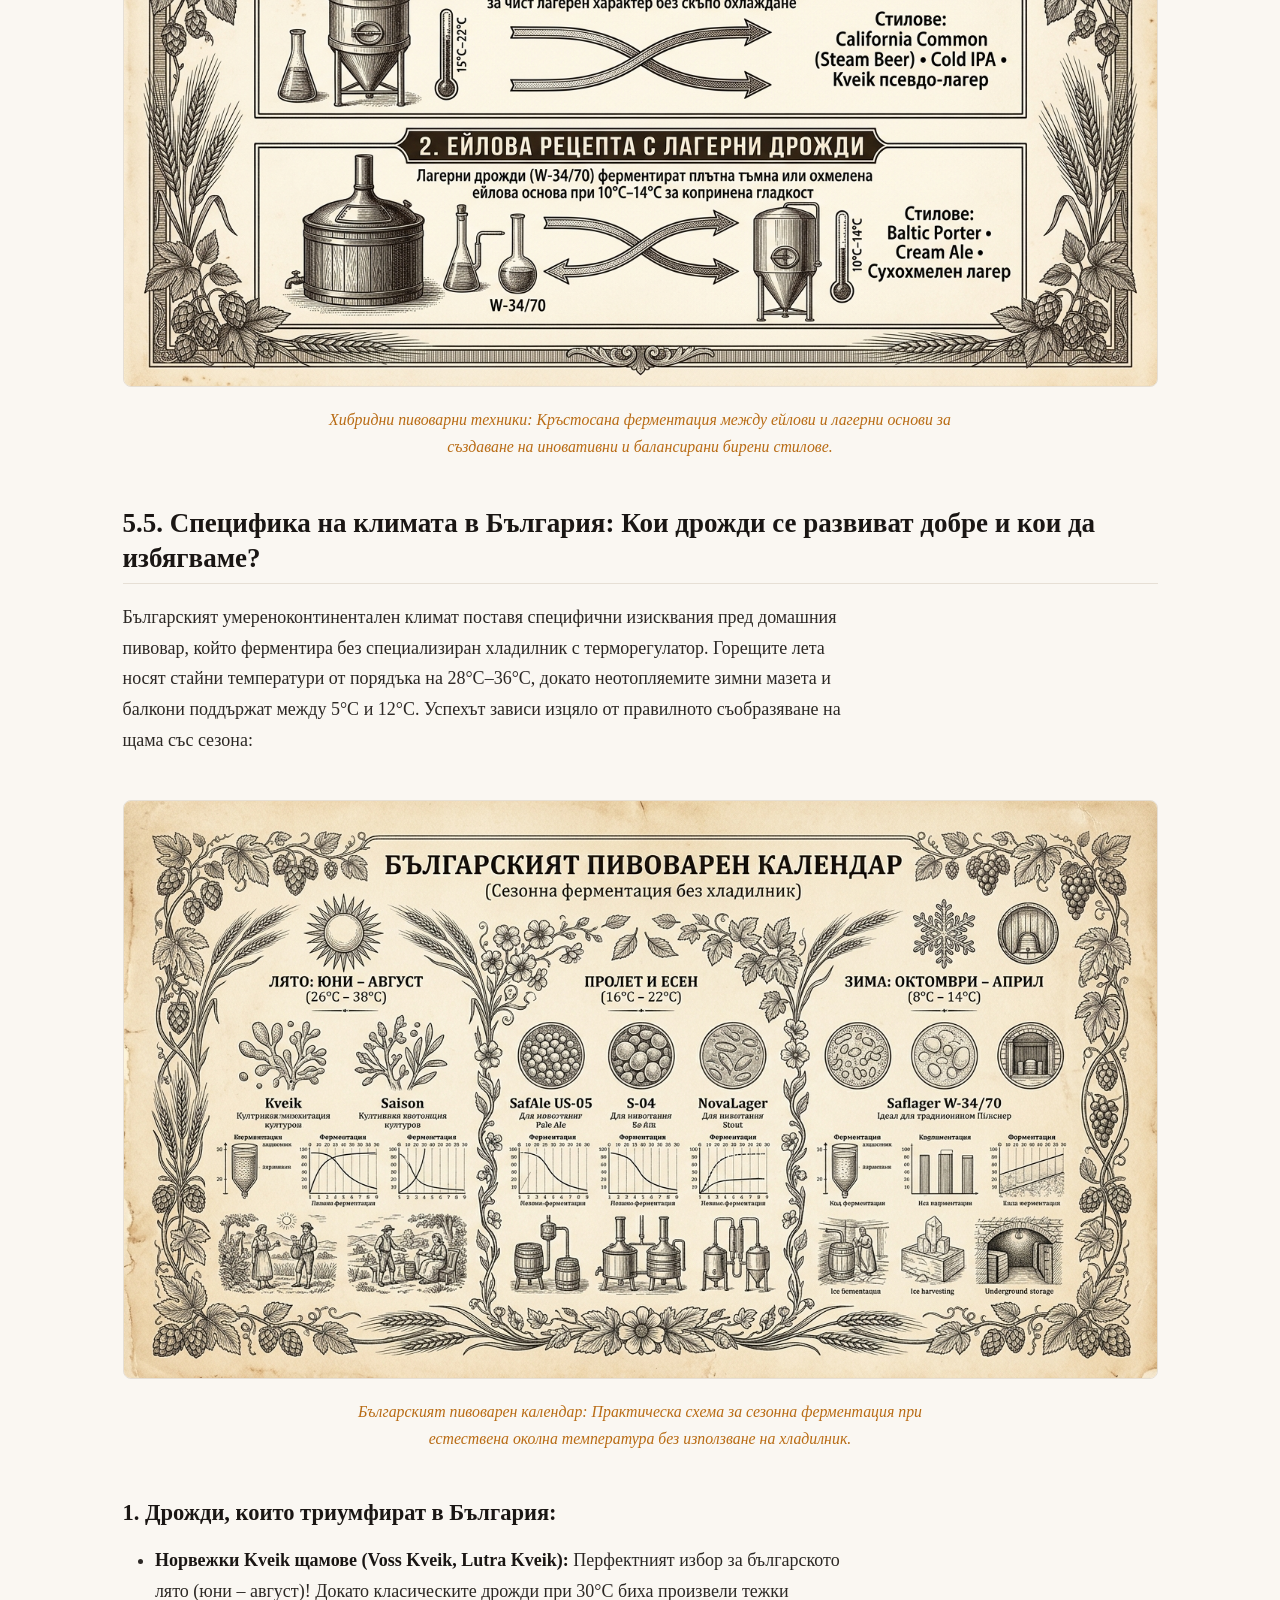
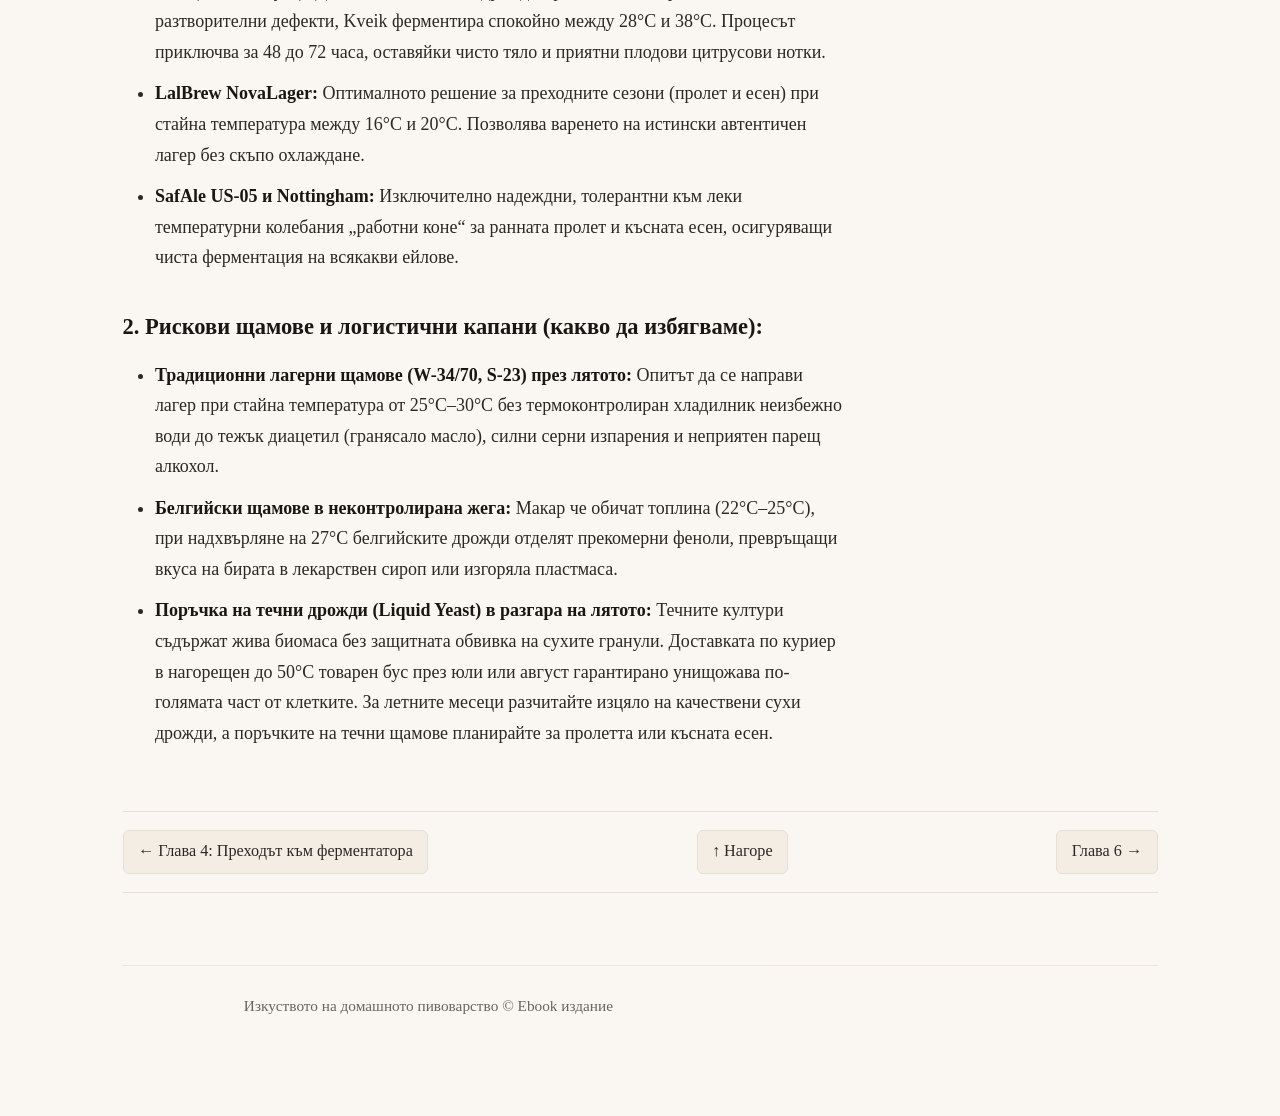
<file: chapter-05.html>
<!DOCTYPE html>
<html lang="bg">
<head>
  <meta charset="UTF-8">
  <meta name="viewport" content="width=device-width, initial-scale=1.0">
  <title>Глава 5: Магията на дрождите: Микробиология, температури и стилови маневри - Изкуството на домашното пивоварство</title>
  <link rel="stylesheet" href="css/style.css">
</head>
<body>

  <header class="book-header">
    <div class="book-subtitle"><a href="index.html">&larr; Към съдържанието</a></div>
    <h1 class="book-title">Глава 5: Магията на дрождите: Микробиология, температури и стилови маневри</h1>
  </header>

  <nav class="top-nav">
    <a href="chapter-04.html" class="nav-btn">&larr; Глава 4: Преходът към ферментатора</a>
    <span>Глава 5</span>
    <a href="chapter-06.html" class="nav-btn">Глава 6 &rarr;</a>
  </nav>

  <main>
    <article class="chapter-content">

      <!-- Section Intro -->
      <section id="yeast-intro">
        <h2>Магията на дрождите: Невидимите майстори на ферментацията</h2>
        <p>В пивоварството съществува основополагащо разбиране за разпределението на технологичните роли: пивоварят внимателно подготвя хранителната среда от малц, вода и хмел, но същинското тайнство по превръщането на сладката мъст в бира се извършва изцяло от биологичната активност на пивоварните дрожди. Без тези микроскопични едноклетъчни организми приготвената течност би останала просто сладък зърнен чай, уязвим за нежелани диви бактерии.</p>
        <p>Пивоварните дрожди са специализирани едноклетъчни гъбички, които чрез анаеробна алкохолна ферментация преобразуват малцовите захари в етилов алкохол и въглероден диоксид (CO<sub>2</sub>). Заедно с това те синтезират стотици вторични метаболитни продукти — естери, феноли, висши алкохоли и органични киселини, които оформят уникалния ароматен профил, текстура и вкусово тяло на всеки класически и модерен бирен стил.</p>
      </section>

      <!-- Section 5.1 -->
      <section id="flavor-profile">
        <h2>5.1. Как дрождите оформят вкуса и стила на бирата?</h2>
        <p>Много начинаещи пивовари отдават вкуса на бирата предимно на малцовете или на екзотичните хмелове, но дрождите са истинският архитект на нейния характер. Докато етанолът и въглеродният диоксид съставляват над 99% от количествения резултат на ферментацията, останалият под 1% от вторични съединения притежава изключителна сензорна сила:</p>

        <ol>
          <li>
            <strong>Естери (Esters):</strong>
            <p>Химични съединения, получени при свързването на алкохоли и органични киселини по време на активната ферментация. Те отговарят за плодовите нотки в бирата. При по-висока температура дрождите отделят значително повече естери. Класически пример е изоамилацетатът (<em>isoamyl acetate</em>), който придава характерния наситен аромат на зрял банан в баварския вайсбир (<em>Hefeweizen</em>), както и етилхексаноатът, внасящ нотки на червена ябълка и круша в белгийските ейлове.</p>
          </li>
          <li>
            <strong>Феноли (Phenols):</strong>
            <p>Ароматни съединения, които внасят пикантни, карамфилови, пиперливи или фини опушени нюанси. Докато при стандартните лагери фенолите се считат за дефект, при баварската пшенична бира съединението 4-винилгваякол (<em>4-VG</em>) създава търсения карамфилов профил, а специфичните щамове за белгийски сайзони и трапистки ейлове разгръщат многопластова комплексност от черен пипер и билки.</p>
          </li>
          <li>
            <strong>Диацетил (Diacetyl):</strong>
            <p>Естествен междинен продукт на метаболизма, който се проявява с наситен вкус и аромат на разтопено краве масло, маслени пуканки или карамелен ирис. В края на ферментацията здравите дрожди абсорбират и редуцират отделения диацетил до безвкусното съединение бутандиол. Докато съвсем фини следи са допустими в някои английски традиционни ейлове, при пилзнерите и лагерите диацетилът е тежък дефект, показващ преждевременно прекъсната ферментация или недостиг на дрождена маса.</p>
          </li>
          <li>
            <strong>Затихване / Атенюация (Attenuation):</strong>
            <p>Процентът ферментируеми захари от първоначалния екстракт, които съответният щам успява да разгради и метаболизира. Щамове с висока атенюация (78%–85%) произвеждат сухо пиво с олекотено тяло и освежаващ финал (характерно за сухохмелени IPA и Saison). По-ниската атенюация (68%–72%) оставя част от захарите неразградени, придавайки плътно, закръглено и подчертано малцово тяло (характерно за сладки стаути и класически британски ейлове).</p>
          </li>
          <li>
            <strong>Флокулация (Flocculation):</strong>
            <p>Генетичната способност на дрождените клетки да се слепват в плътни агрегати и да се утаяват на дъното на съда след изчерпване на хранителната среда. Високофлокулиращите щамове формират плътен утайков слой и оставят бирата кристално бистра без допълнителна филтрация. Нискофлокулиращите щамове остават суспендирани в обема по-дълго време, създавайки характерната мъглявина при пшеничните бири и сочните стилове (<em>New England IPA</em>).</p>
          </li>
        </ol>

        <figure class="wide-figure">
          <img src="images/fermentation-products-diagram.jpg" alt="Продукти на алкохолната ферментация" width="1280" height="720" loading="lazy">
          <figcaption>Продукти на алкохолната ферментация: Биохимично преобразуване на малцовите захари в етилов алкохол, въглероден диоксид, естери, феноли, висши алкохоли и мастни киселини.</figcaption>
        </figure>
      </section>

      <!-- Section 5.2 -->
      <section id="ale-vs-lager">
        <h2>5.2. Двата основни класа: Ейлови срещу Лагерни дрожди</h2>
        <p>Всички култивирани пивоварни щамове принадлежат към рода <em>Saccharomyces</em>, но се делят на два основни вида, различаващи се коренно по своята клетъчна физиология, температура на размножаване и биохимично поведение:</p>

        <h3>1. Ейлови дрожди (<em>Saccharomyces cerevisiae</em>)</h3>
        <p>Историческият класически вид, познат на пивоварите и пекарите от хилядолетия. Наричат се още дрожди с <strong>горна ферментация</strong> (<em>top-fermenting</em>). Клетъчните им стени притежават хидрофобни свойства, поради което по време на бурната фаза мехурчетата въглероден диоксид ги изтласкват нагоре и образуват дебел, кремообразен слой пяна (краузен) върху повърхността на ферментатора.</p>
        <p>Ейловите дрожди функционират оптимално при умерени температури от <strong>18°C до 24°C</strong>. В този диапазон те работят изключително динамично (затихвайки за 4 до 7 дни) и генерират пъстър спектър от естери и вторични аромати, които са емблематични за Pale Ale, IPA, Stout, Porter и белгийските стилове.</p>

        <h3>2. Лагерни дрожди (<em>Saccharomyces pastorianus</em>)</h3>
        <p>Генетично лагерните дрожди са естествен студоустойчив междувидов хибрид между класическите ейлови дрожди (<em>S. cerevisiae</em>) и дивия южноамерикански/европейски щам <em>Saccharomyces eubayanus</em>. Наричат се дрожди с <strong>долна ферментация</strong> (<em>bottom-fermenting</em>), тъй като по време на процеса клетките остават диспергирани в обема и при затихване се слягат на дъното на коничния съд.</p>
        <p>Лагерните дрожди са способни да разграждат специфични захари като мелибиоза и работят при значително по-ниски температури — от <strong>8°C до 13°C</strong>. Ферментацията протича бавно (10 до 21 дни), а метаболизмът им е насочен към максимална вкусова чистота. Те не образуват забележими плодови естери, оставяйки малца и благородния европейски хмел да изпъкнат с кристална чистота, характерна за немските и чешките пилзнери, хелс и бок бири.</p>

        <figure class="wide-figure">
          <img src="images/yeast-types-ale-lager-diagram.jpg" alt="Пивоварни дрожди: Ейлови срещу Лагерни дрожди" width="1280" height="720" loading="lazy">
          <figcaption>Сравнителна анатомия и механика на ферментацията: Горно ферментиращи ейлови дрожди (Saccharomyces cerevisiae) срещу долно ферментиращи лагерни дрожди (Saccharomyces pastorianus).</figcaption>
        </figure>
      </section>

      <!-- Section 5.3 -->
      <section id="temperature-ranges">
        <h2>5.3. Гранични работни температури на популярни щамове</h2>
        <p>Всяко сухо или течно пакетче дрожди има точно дефиниран работен температурен прозорец. Важно е домашният пивовар да помни, че активната ферментация е силно <strong>екзотермична реакция</strong> — разграждането на захарите генерира топлина, която повишава вътрешната температура на течността с 1°C до 3°C над околната температура на стаята.</p>
        <p>В долната таблица са обобщени най-разпространените и достъпни сухи пивоварни щамове на пазара, техните работни диапазони и вкусови характеристики:</p>

        <div class="table-wrapper">
          <table>
            <thead>
              <tr>
                <th>Класификация</th>
                <th>Марка и Щам</th>
                <th>Оптимален диапазон</th>
                <th>Гранични температури</th>
                <th>Вкусов профил и Ефект</th>
              </tr>
            </thead>
            <tbody>
              <tr>
                <td><strong>Класически Ейл</strong></td>
                <td>Fermentis SafAle US-05</td>
                <td>18°C – 24°C</td>
                <td>12°C – 28°C</td>
                <td>Абсолютно неутрален и чист американски профил; подчертава хмеловия аромат и горчивина.</td>
              </tr>
              <tr>
                <td><strong>Английски Ейл</strong></td>
                <td>Fermentis SafAle S-04</td>
                <td>15°C – 20°C</td>
                <td>12°C – 25°C</td>
                <td>Бърза ферментация и висока флокулация; придава леки плодови естери и мека малцова закръгленост.</td>
              </tr>
              <tr>
                <td><strong>Пшеничен Ейл</strong></td>
                <td>SafAle WB-06 / LalBrew Munich</td>
                <td>18°C – 24°C</td>
                <td>12°C – 26°C</td>
                <td>Изразени нотки на банан и карамфил; по-топлата ферментация (22°C–24°C) акцентира върху банана.</td>
              </tr>
              <tr>
                <td><strong>Традиционен Лагер</strong></td>
                <td>Fermentis Saflager W-34/70</td>
                <td>10°C – 14°C</td>
                <td>9°C – 15°C (до 18°C под налягане)</td>
                <td>Световният златен еталон за немски и чешки пилзнер; кристално чист, малцов и освежаващ профил.</td>
              </tr>
              <tr>
                <td><strong>Класически Лагер</strong></td>
                <td>Fermentis Saflager S-23</td>
                <td>10°C – 14°C</td>
                <td>9°C – 15°C</td>
                <td>Дава свеж, суховат и деликатно плодов лагерен профил при стриктно студена ферментация.</td>
              </tr>
              <tr>
                <td><strong>Норвежки Kveik</strong></td>
                <td>Lallemand Voss Kveik</td>
                <td>30°C – 40°C</td>
                <td>20°C – 42°C</td>
                <td>Суперщам! Затихва за 48 часа без алкохолни дефекти; внася приятни портокалови и цитрусови нюанси.</td>
              </tr>
              <tr>
                <td><strong>Хибриден Лагер</strong></td>
                <td>Lallemand LalBrew NovaLager</td>
                <td>10°C – 20°C</td>
                <td>8°C – 22°C</td>
                <td>Нов междуродов хибрид; произвежда кристален лагер дори при стандартна топла стайна температура.</td>
              </tr>
              <tr>
                <td><strong>Калифорнийски Лагер</strong></td>
                <td>Mangrove Jack's M54 Californian Lager</td>
                <td>18°C – 20°C</td>
                <td>14°C – 22°C</td>
                <td>Специализиран щам за традиционен California Common; прави чиста бира при ейлови температури.</td>
              </tr>
            </tbody>
          </table>
        </div>

        <h3>Последици при нарушаване на температурните параметри</h3>
        <p>Излизането извън работните граници на дрождите води до незабавни качествени проблеми:</p>
        <ul>
          <li>
            <strong>Твърде студена среда (под граничния минимум):</strong>
            Клетъчният метаболизъм се забавя драстично. Дрождите изпадат в състояние на покой (хибернация) и се утаяват на дъното преди да са усвоили всички ферментируеми захари. Това предизвиква т.нар. „замръзнала ферментация“ (<em>stuck fermentation</em>) — бирата остава недовършена, с висока остатъчна плътност и неприятна лепкава сладост.
          </li>
          <li>
            <strong>Твърде гореща среда (над граничния максимум):</strong>
            Прегряването стресира клетките и ги принуждава да произвеждат висши (сивушни) алкохоли (<em>fusel alcohols</em>), които придават остър спиртен вкус, парене в гърлото и водят до тежък махмурлук. Паралелно с това се отделя етилацетат (мирис на лакочистител и лепило) и съществува сериозен риск от автолиза (разпадане на мъртвите дрождени клетки), която внася отблъскващ аромат на развалено месо и гума.
          </li>
        </ul>
      </section>

      <!-- Section 5.4 -->
      <section id="hybrid-techniques">
        <h2>5.4. Стилови маневри и крос-ферментация: Как да прекрачим правилата?</h2>
        <p>Може ли пивоварят да ферментира лагерна мъст с ейлови дрожди или класическа ейлова основа с лагерни щамове? Отговорът е категорично да! Тези подходи, обединени под понятието <strong>крос-ферментация</strong> (кръстосана ферментация), са източник на едни от най-динамичните и модерни стилови революции в крафт пивоварството.</p>

        <h3>Маневра 1: Как да направим Лагер с Ейлови или Хибридни дрожди?</h3>
        <p>Ако не разполагате с охлаждан ферментатор или мазе с постоянна температура под 12°C, традиционният лагер е недостижим. Съществуват обаче три доказани алтернативи:</p>
        <ul>
          <li>
            <strong>Калифорнийски обикновен ейл (California Common / Steam Beer):</strong>
            Исторически американски стил от XIX век. Използва се лагерна малцова рецепта, но ферментацията се провежда с щам <em>Mangrove Jack's M54</em> или <em>SafAle US-05</em> при температура 15°C–18°C. Резултатът е чиста, хрупкава бира с лагерен характер, без да е необходимо хладилно оборудване.
          </li>
          <li>
            <strong>Cold IPA (Студена IPA):</strong>
            Модерен стил, базиран на лека малцова засипка (с добавка на ориз или царевица) и масирано късно охмеляване. Ферментира се с неутрални дрожди или лагерни щамове при горната им температурна граница (14°C–16°C). Отсъствието на плодови ейлови естери дава невероятен фокус и блясък на хмеловите масла.
          </li>
          <li>
            <strong>Норвежки Kveik за псевдо-лагер (Pseudo-Lager):</strong>
            Чрез използване на изолирани чисти щамове като <em>Lutra Kveik</em> при температура 20°C–24°C получавате напитка, която е визуално и вкусово неразличима от класически лагер, като ферментацията завършва за едва 3–4 дни.
          </li>
        </ul>

        <h3>Маневра 2: Как да направим Ейл с Лагерни дрожди?</h3>
        <p>Когато разполагате с хладно помещение (10°C–13°C) и искате да приготвите тъмен ейлов стил с изключителна закръгленост и копринен финал:</p>
        <ul>
          <li>
            <strong>Балтийски портър (Baltic Porter):</strong>
            Вземете рецепта за плътен имперски портър или стаут и го засейте с обилно количество лагерни дрожди (<em>Saflager W-34/70</em>) при 10°C–12°C. Липсата на ейлови плодови естери позволява на печените малцове, тъмния шоколад, карамела и меласата да се разгърнат с невероятна дълбочина и хармония.
          </li>
          <li>
            <strong>Крийм ейл (Cream Ale):</strong>
            Лек, освежаващ американски хибрид, при който лагерният щам осигурява сух, чист профил и кристална бистрота на пивото.
          </li>
        </ul>

        <figure class="wide-figure">
          <img src="images/hybrid-brewing-techniques-diagram.jpg" alt="Хибридни техники и крос-ферментация" width="1280" height="720" loading="lazy">
          <figcaption>Хибридни пивоварни техники: Кръстосана ферментация между ейлови и лагерни основи за създаване на иновативни и балансирани бирени стилове.</figcaption>
        </figure>
      </section>

      <!-- Section 5.5 -->
      <section id="bulgarian-climate">
        <h2>5.5. Специфика на климата в България: Кои дрожди се развиват добре и кои да избягваме?</h2>
        <p>Българският умереноконтинентален климат поставя специфични изисквания пред домашния пивовар, който ферментира без специализиран хладилник с терморегулатор. Горещите лета носят стайни температури от порядъка на 28°C–36°C, докато неотопляемите зимни мазета и балкони поддържат между 5°C и 12°C. Успехът зависи изцяло от правилното съобразяване на щама със сезона:</p>

        <figure class="wide-figure">
          <img src="images/bulgarian-brewing-calendar-diagram.jpg" alt="Българският пивоварен календар без хладилник" width="1280" height="720" loading="lazy">
          <figcaption>Българският пивоварен календар: Практическа схема за сезонна ферментация при естествена околна температура без използване на хладилник.</figcaption>
        </figure>

        <h3>1. Дрожди, които триумфират в България:</h3>
        <ul>
          <li>
            <strong>Норвежки Kveik щамове (Voss Kveik, Lutra Kveik):</strong>
            Перфектният избор за българското лято (юни – август)! Докато класическите дрожди при 30°C биха произвели тежки разтворителни дефекти, Kveik ферментира спокойно между 28°C и 38°C. Процесът приключва за 48 до 72 часа, оставяйки чисто тяло и приятни плодови цитрусови нотки.
          </li>
          <li>
            <strong>LalBrew NovaLager:</strong>
            Оптималното решение за преходните сезони (пролет и есен) при стайна температура между 16°C и 20°C. Позволява варенето на истински автентичен лагер без скъпо охлаждане.
          </li>
          <li>
            <strong>SafAle US-05 и Nottingham:</strong>
            Изключително надеждни, толерантни към леки температурни колебания „работни коне“ за ранната пролет и късната есен, осигуряващи чиста ферментация на всякакви ейлове.
          </li>
        </ul>

        <h3>2. Рискови щамове и логистични капани (какво да избягваме):</h3>
        <ul>
          <li>
            <strong>Традиционни лагерни щамове (W-34/70, S-23) през лятото:</strong>
            Опитът да се направи лагер при стайна температура от 25°C–30°C без термоконтролиран хладилник неизбежно води до тежък диацетил (гранясало масло), силни серни изпарения и неприятен парещ алкохол.
          </li>
          <li>
            <strong>Белгийски щамове в неконтролирана жега:</strong>
            Макар че обичат топлина (22°C–25°C), при надхвърляне на 27°C белгийските дрожди отделят прекомерни феноли, превръщащи вкуса на бирата в лекарствен сироп или изгоряла пластмаса.
          </li>
          <li>
            <strong>Поръчка на течни дрожди (Liquid Yeast) в разгара на лятото:</strong>
            Течните култури съдържат жива биомаса без защитната обвивка на сухите гранули. Доставката по куриер в нагорещен до 50°C товарен бус през юли или август гарантирано унищожава по-голямата част от клетките. За летните месеци разчитайте изцяло на качествени сухи дрожди, а поръчките на течни щамове планирайте за пролетта или късната есен.
          </li>
        </ul>
      </section>

    </article>
  </main>

  <nav class="bottom-nav">
    <a href="chapter-04.html" class="nav-btn">&larr; Глава 4: Преходът към ферментатора</a>
    <a href="#yeast-intro" class="nav-btn">&uarr; Нагоре</a>
    <a href="chapter-06.html" class="nav-btn">Глава 6 &rarr;</a>
  </nav>

  <footer class="book-footer">
    <p>Изкуството на домашното пивоварство &copy; Ebook издание</p>
  </footer>

</body>
</html>
</file>
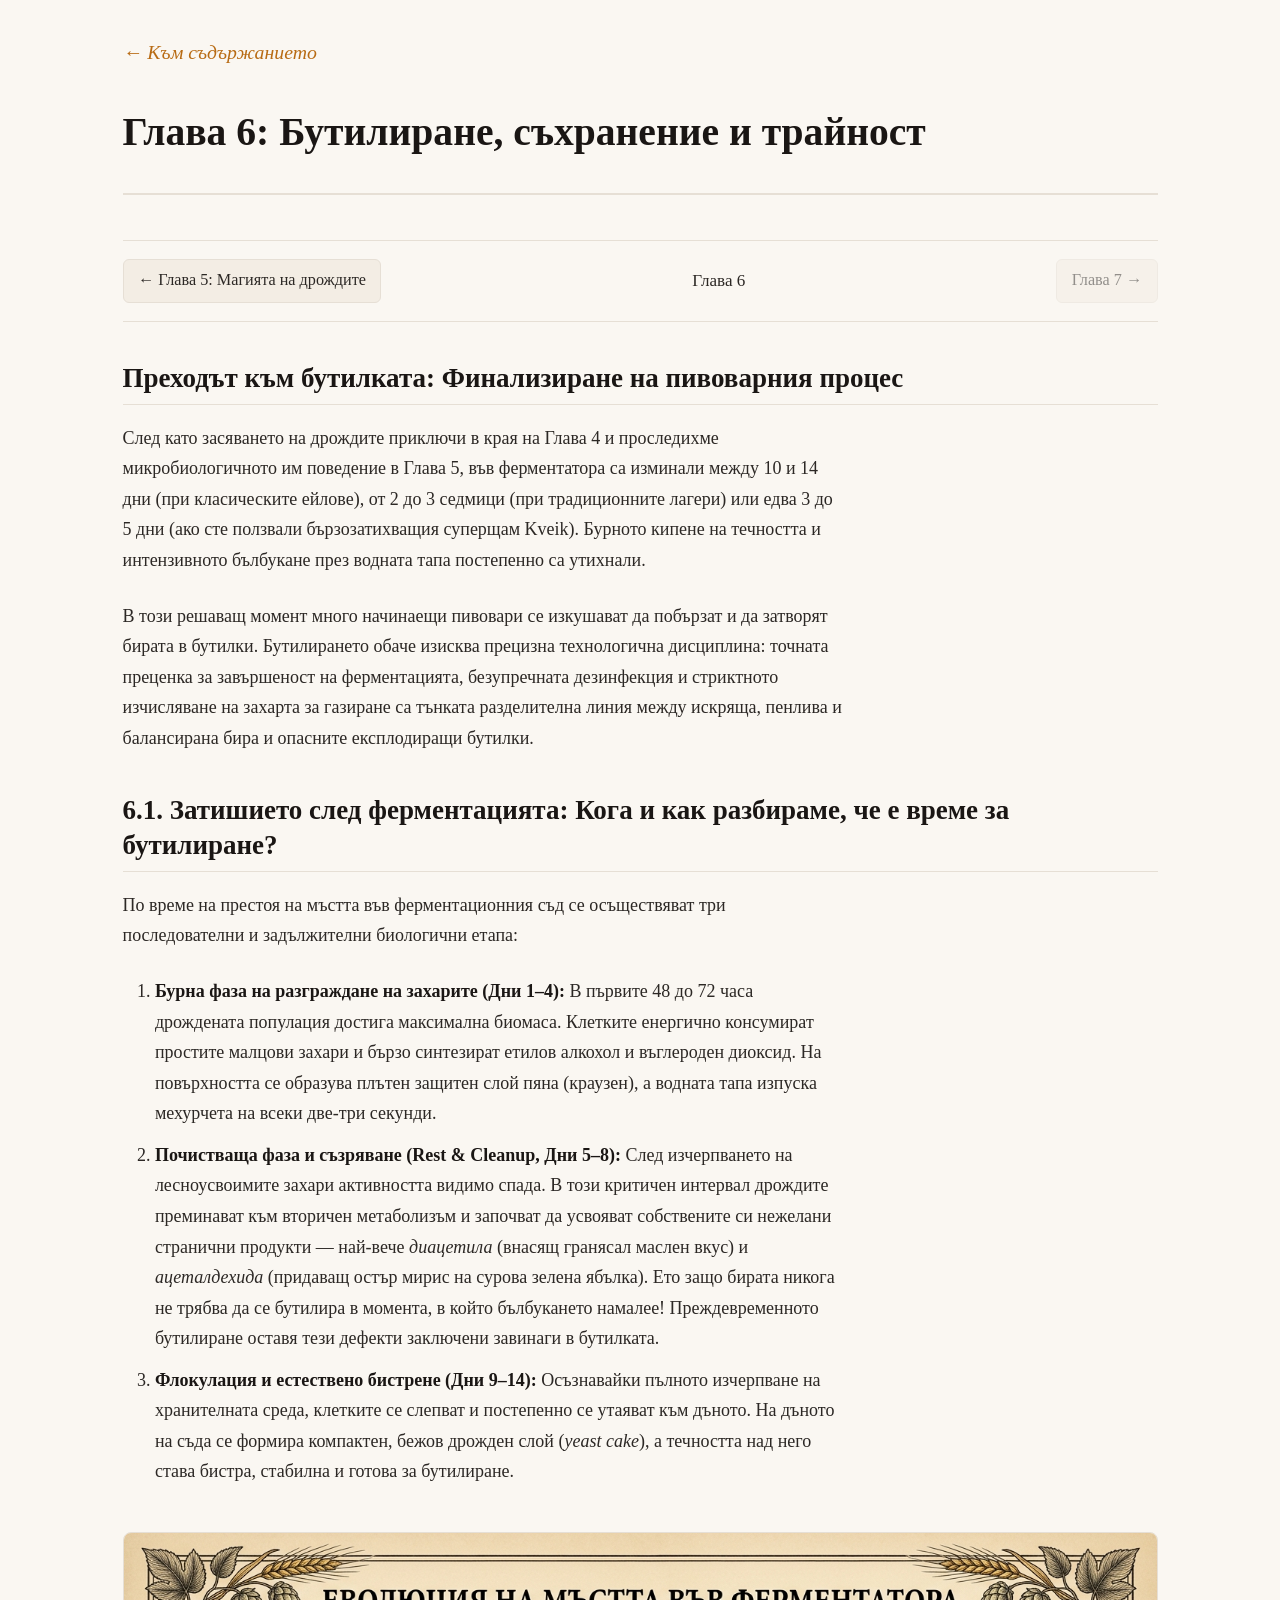
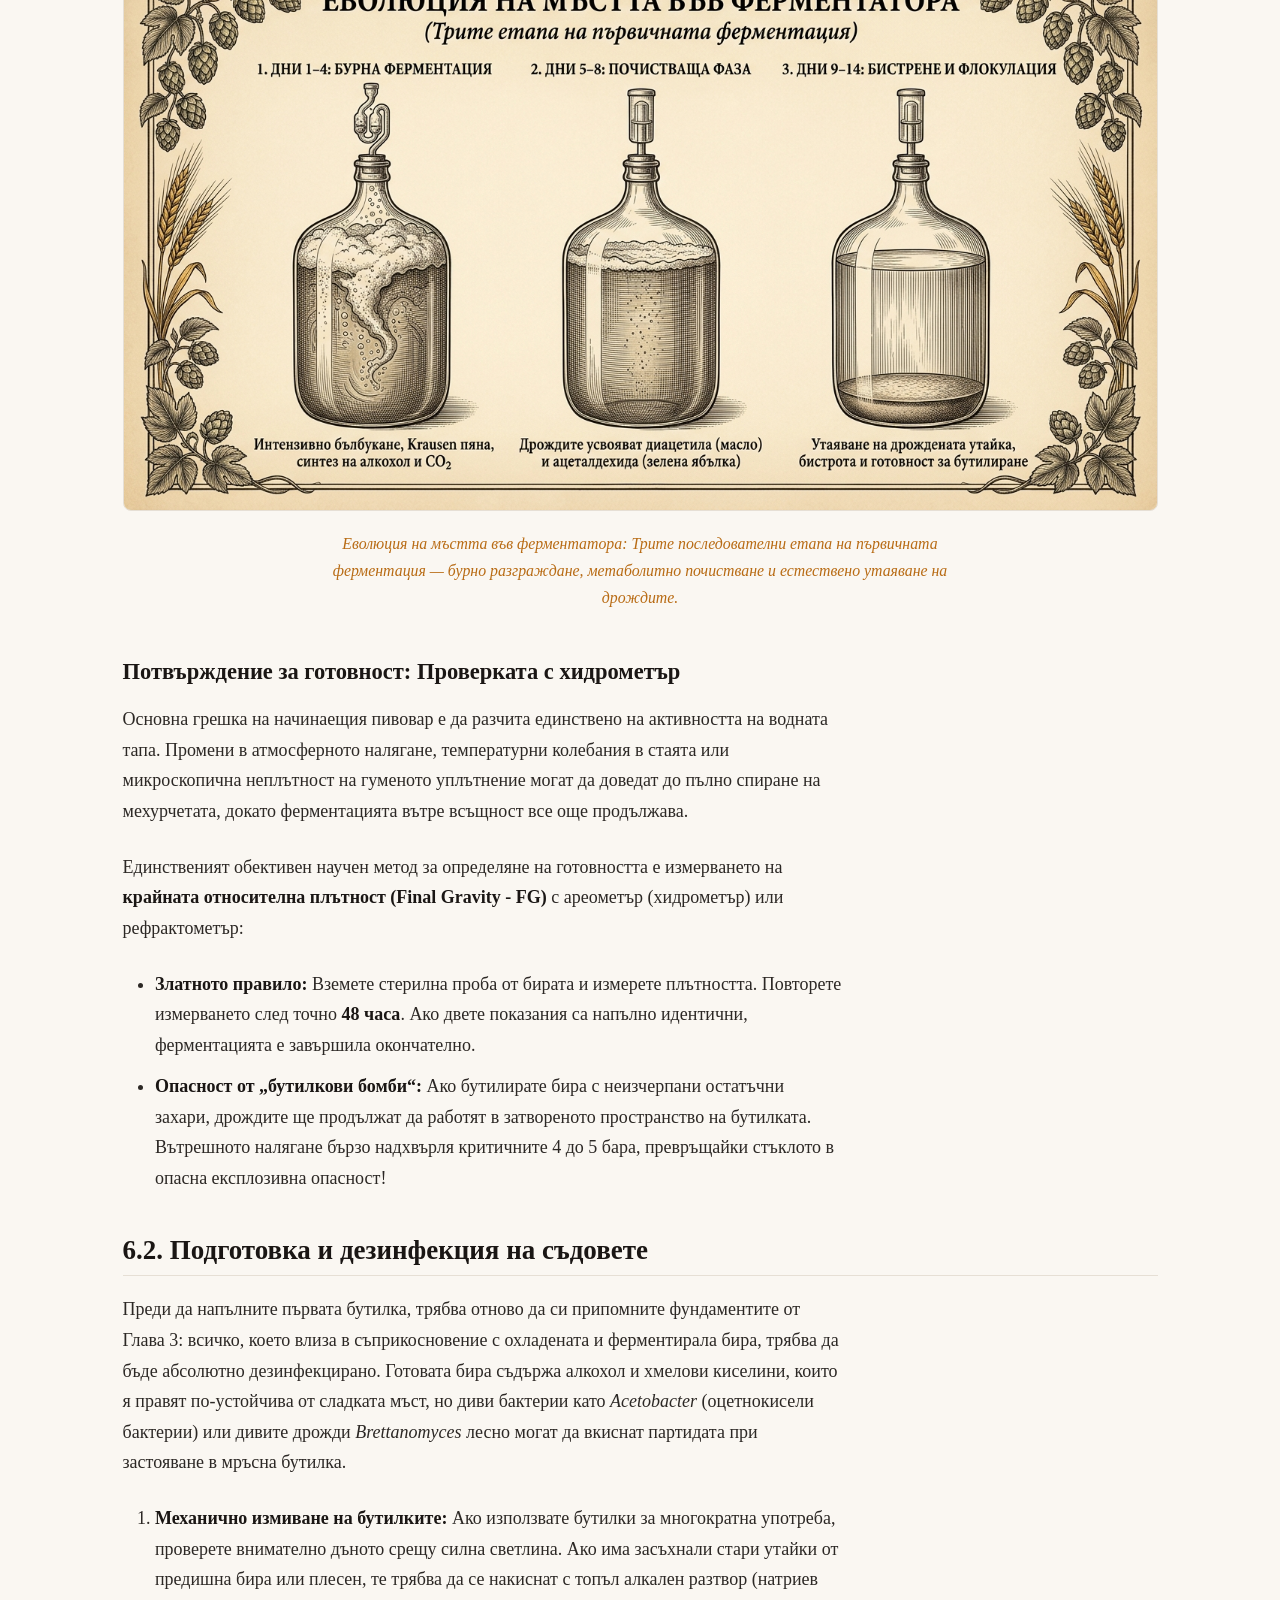
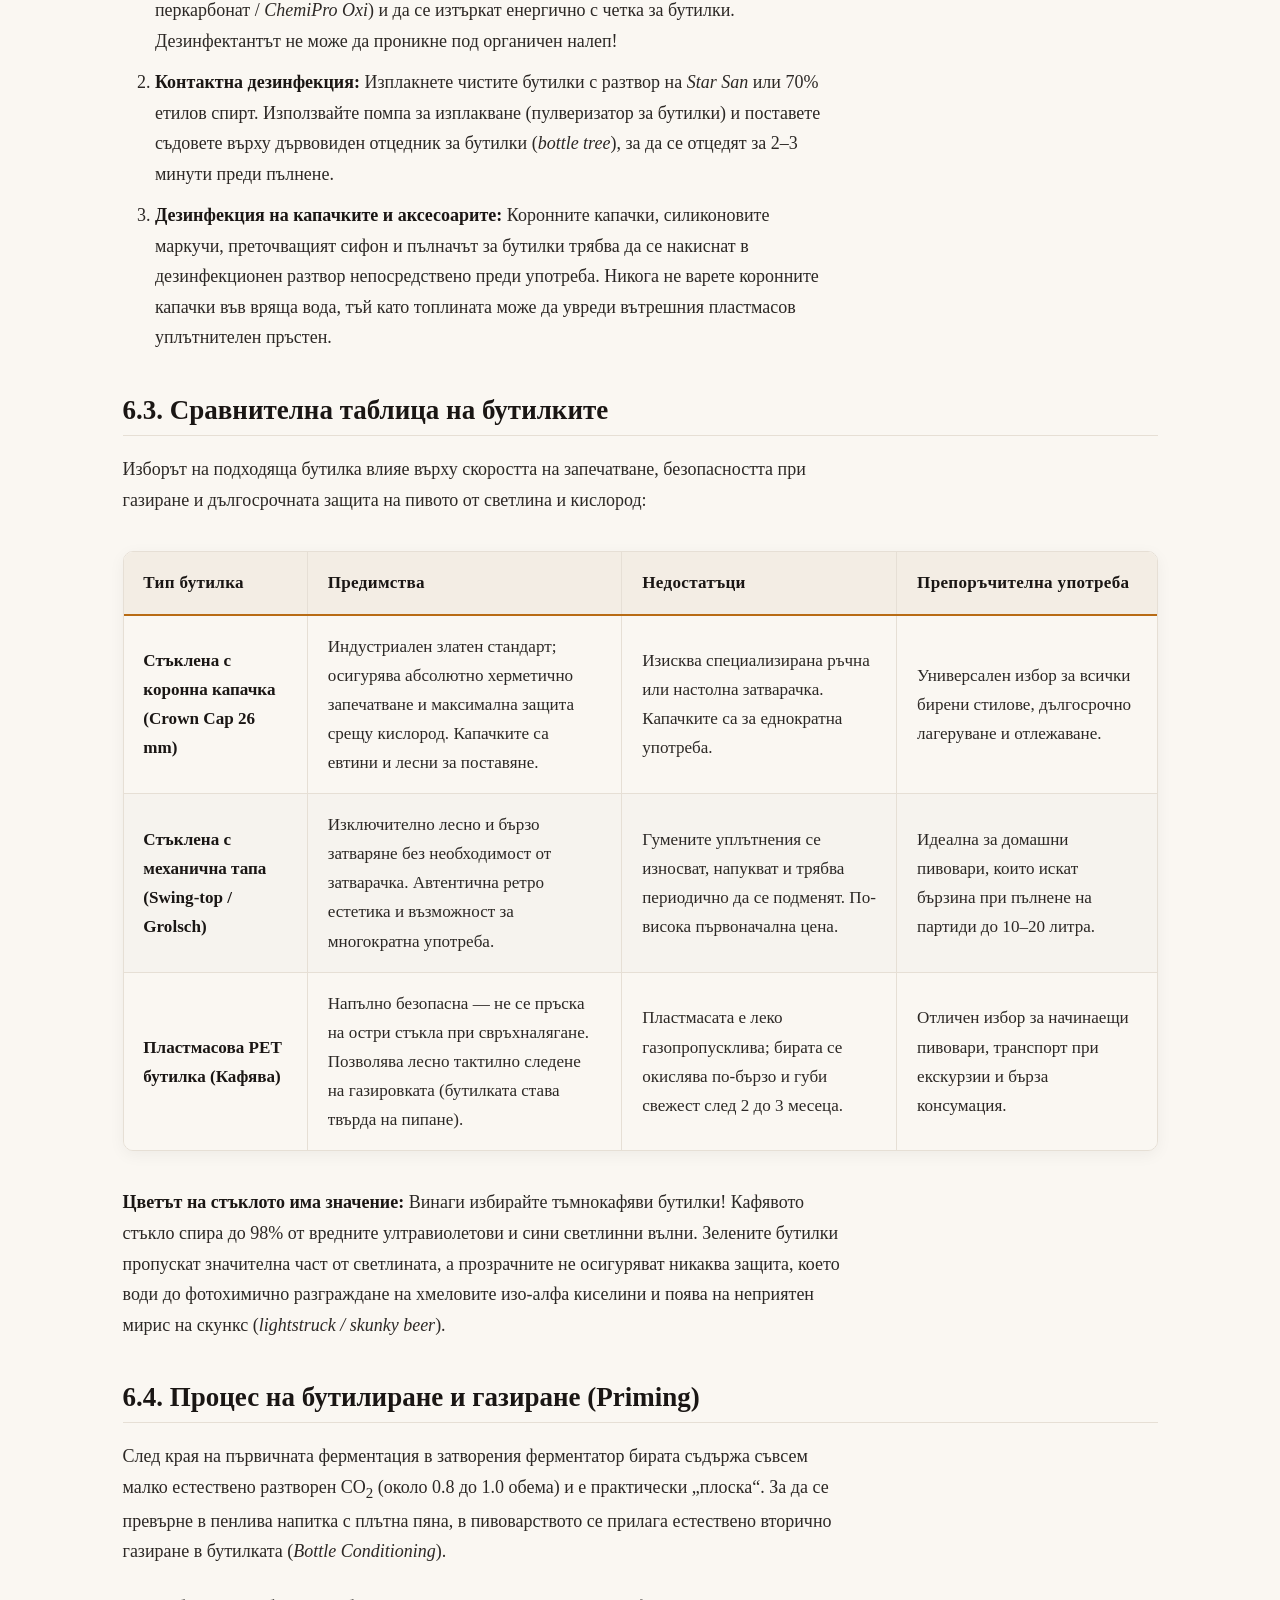
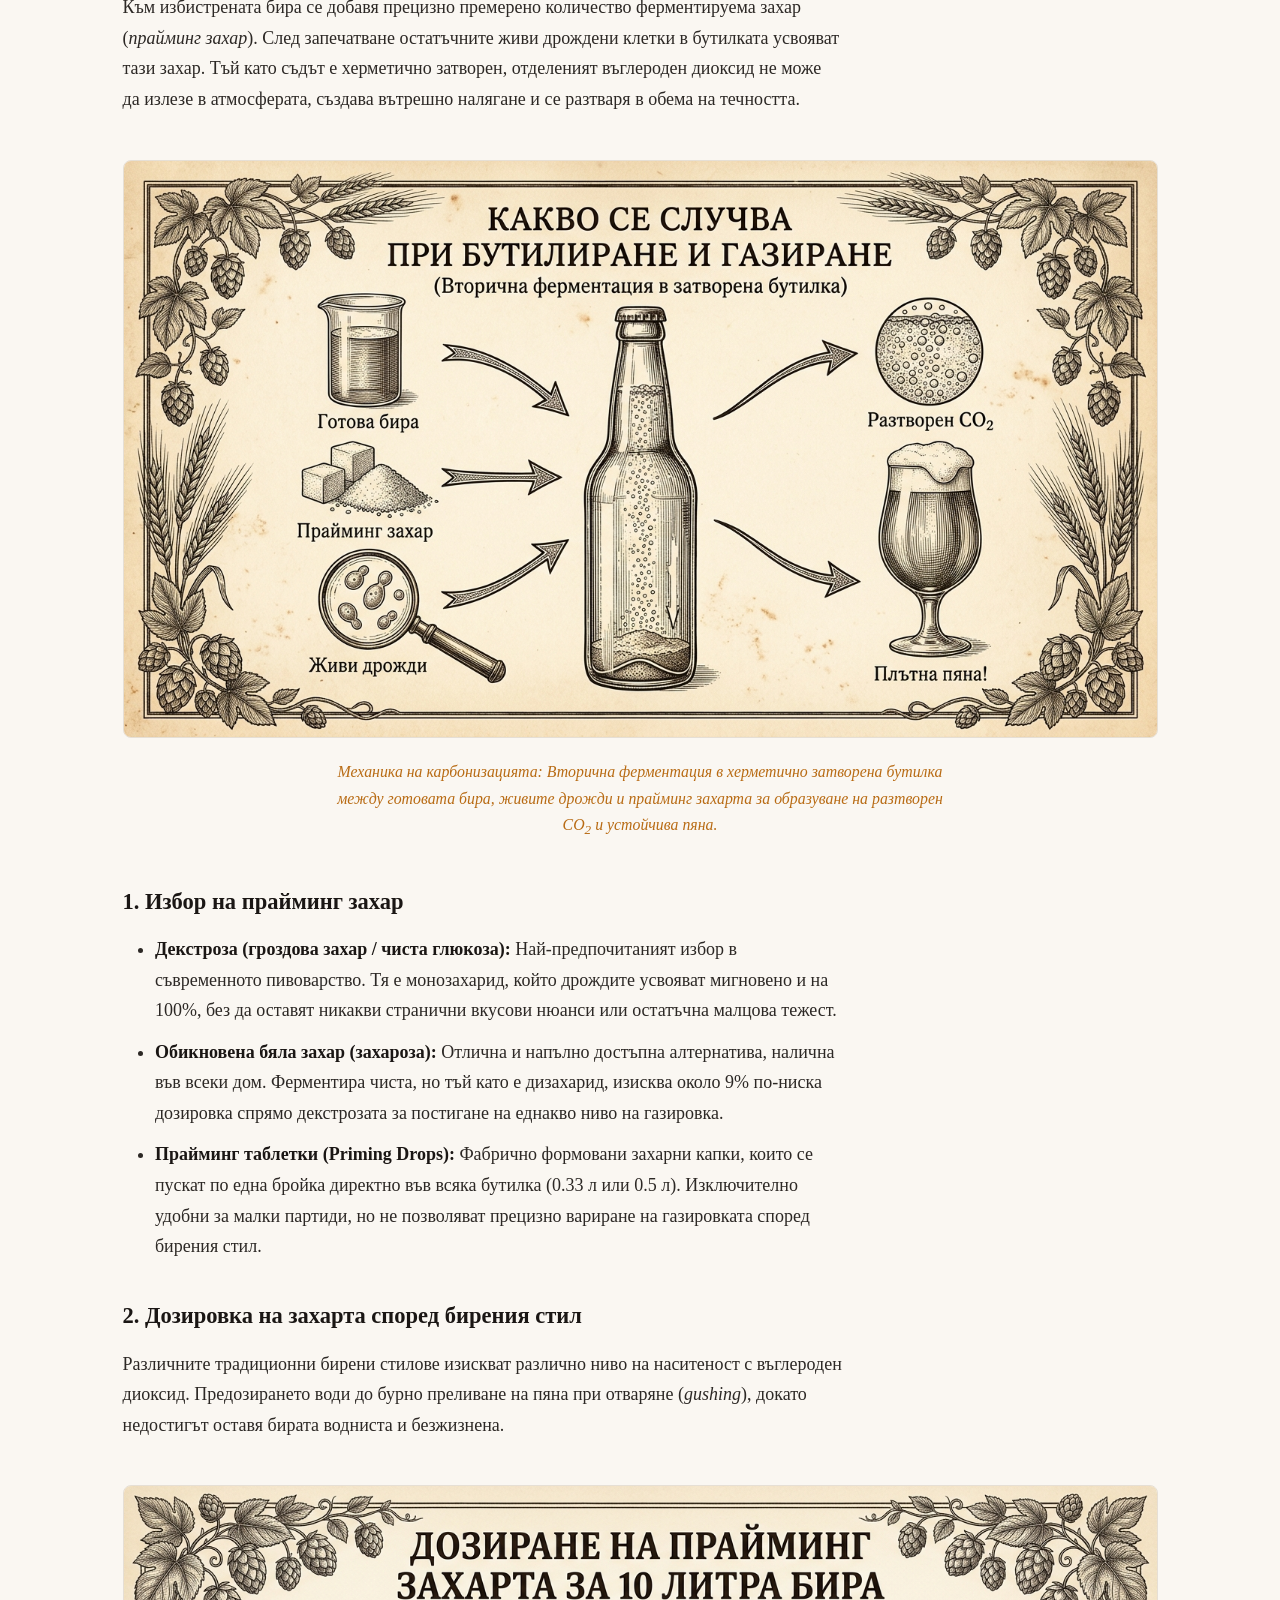
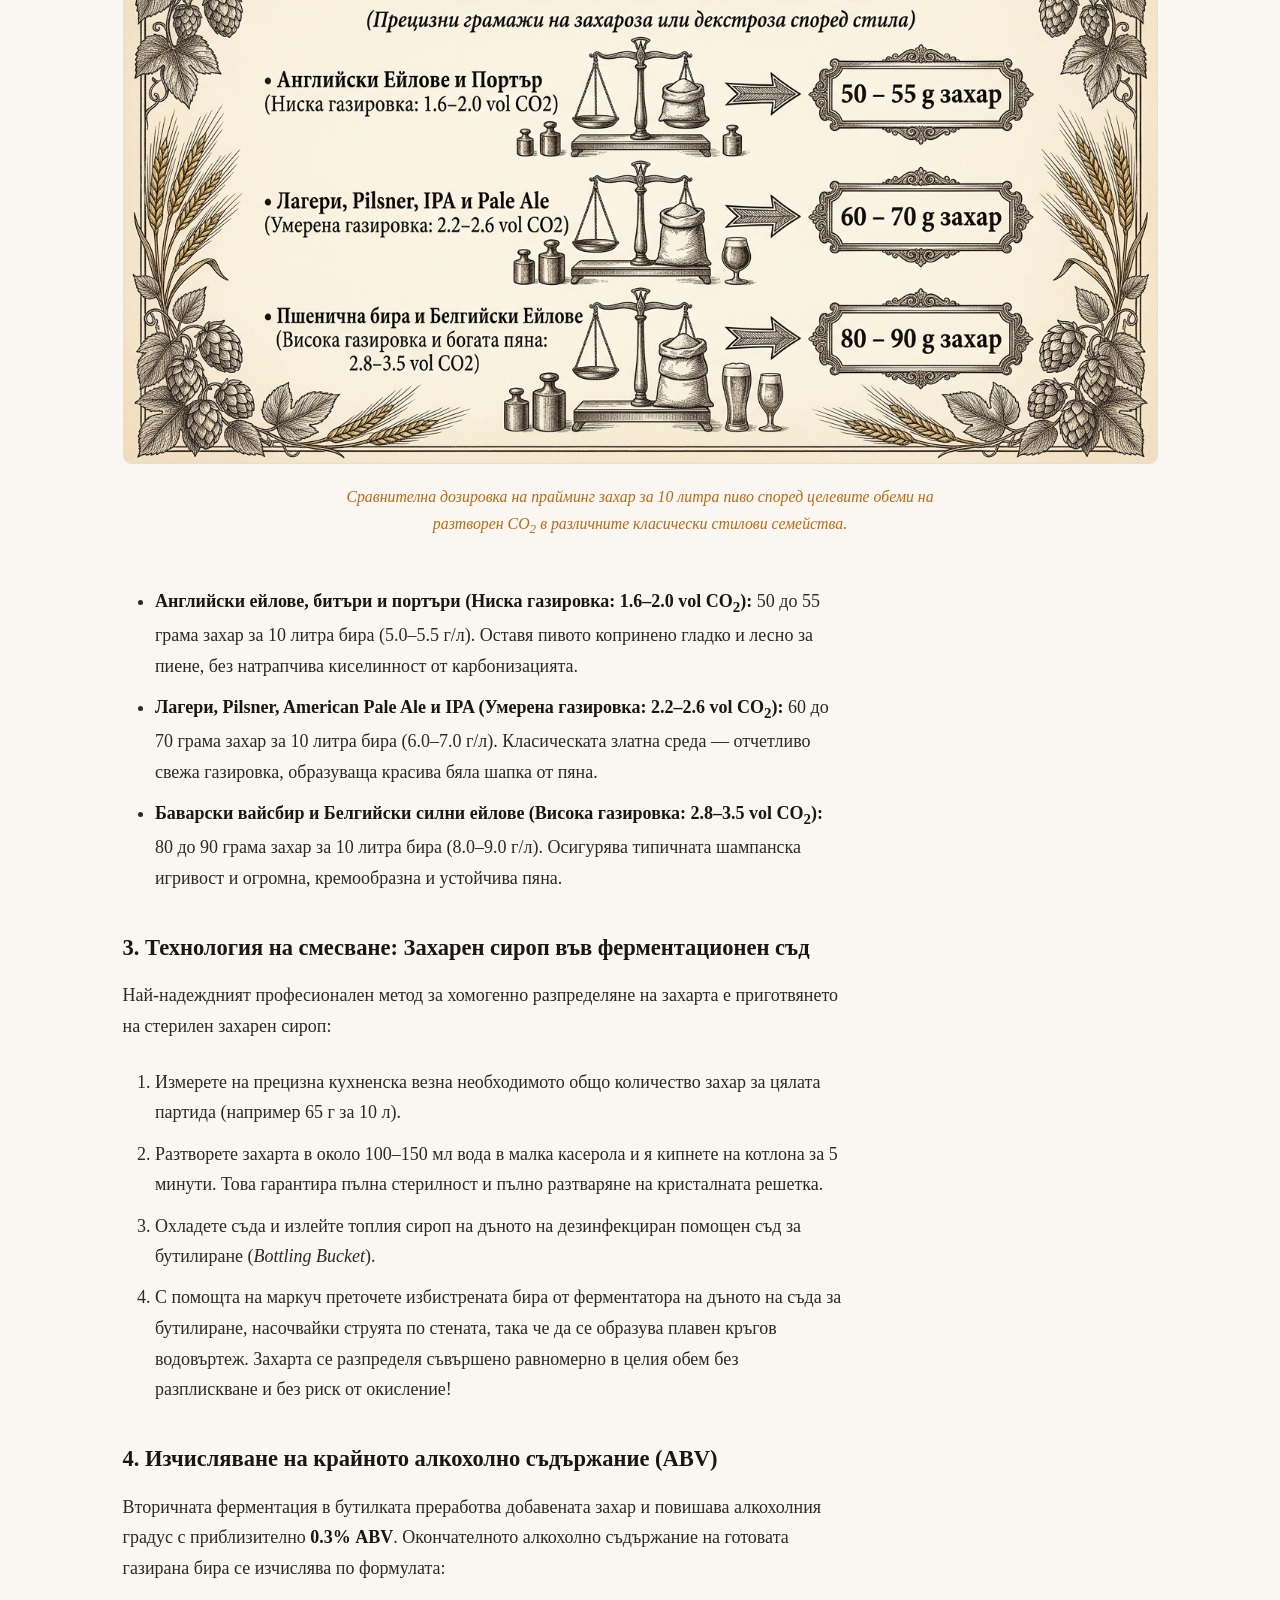
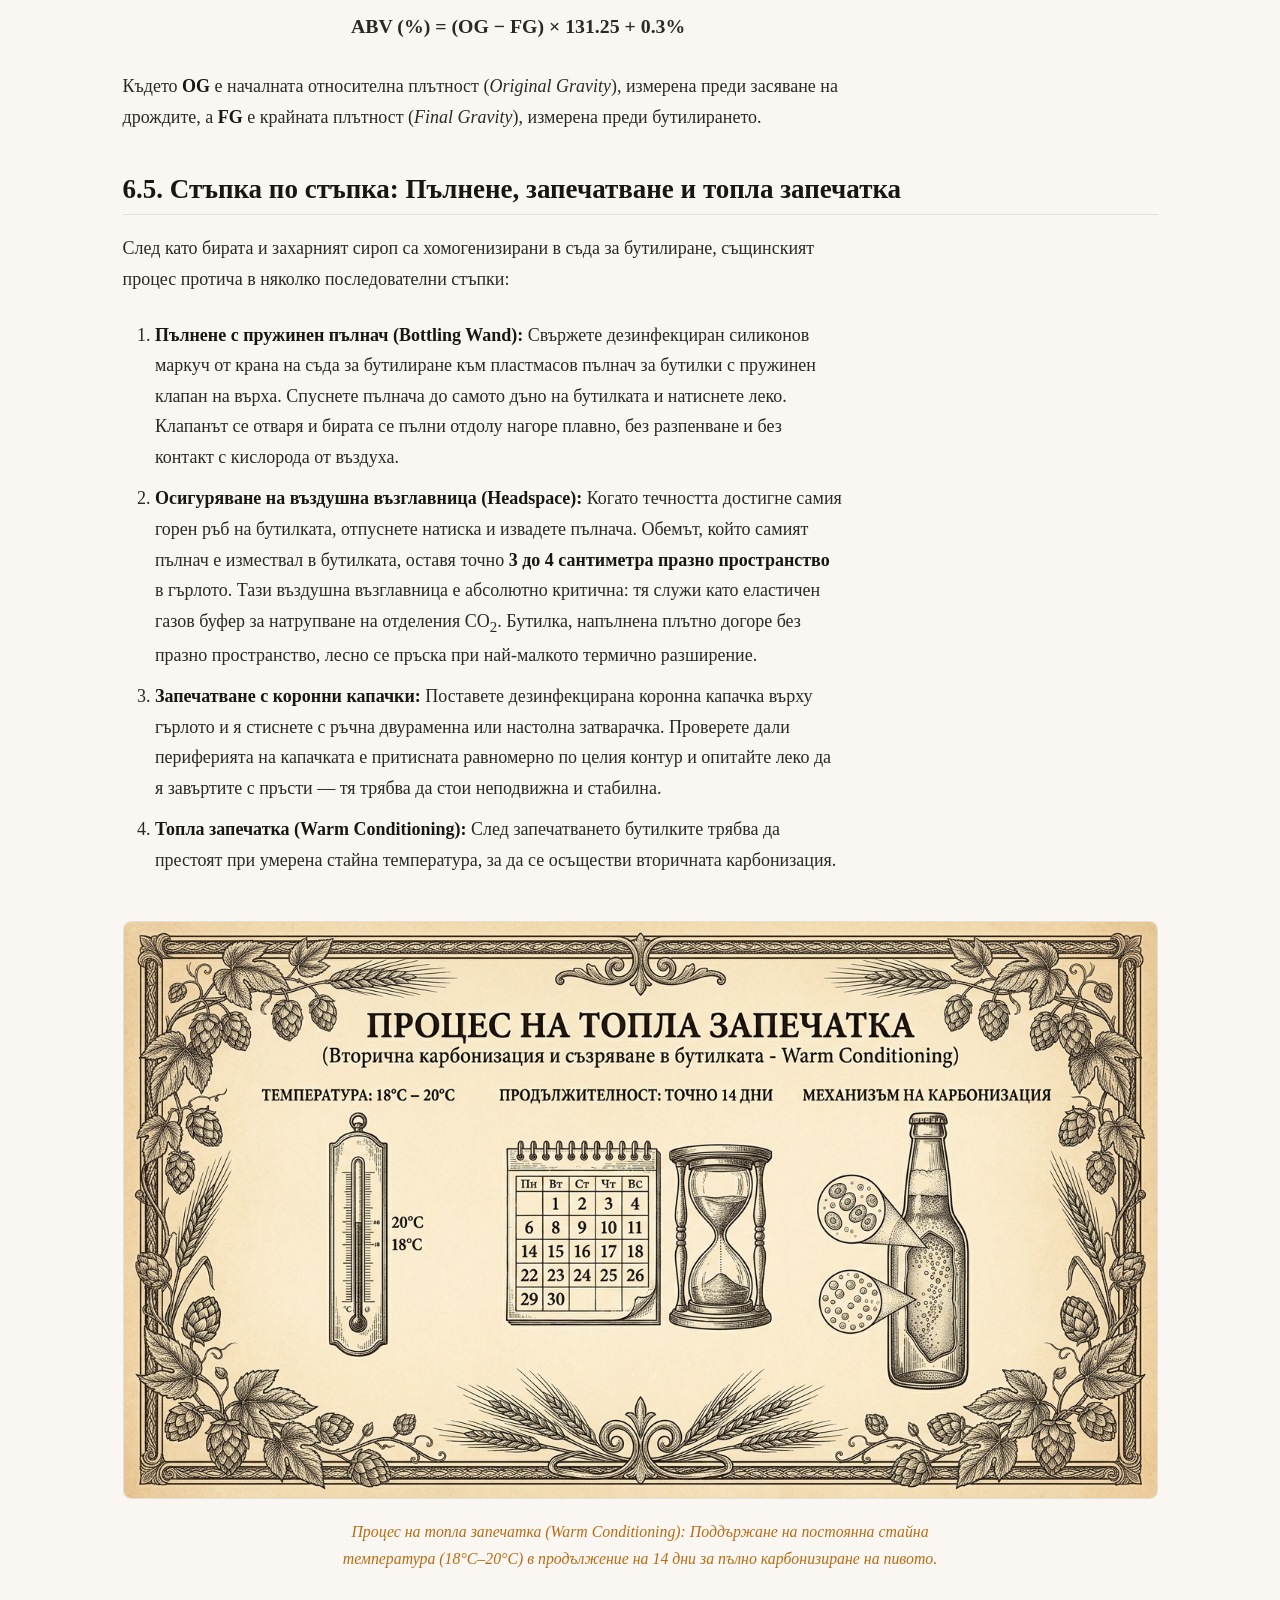
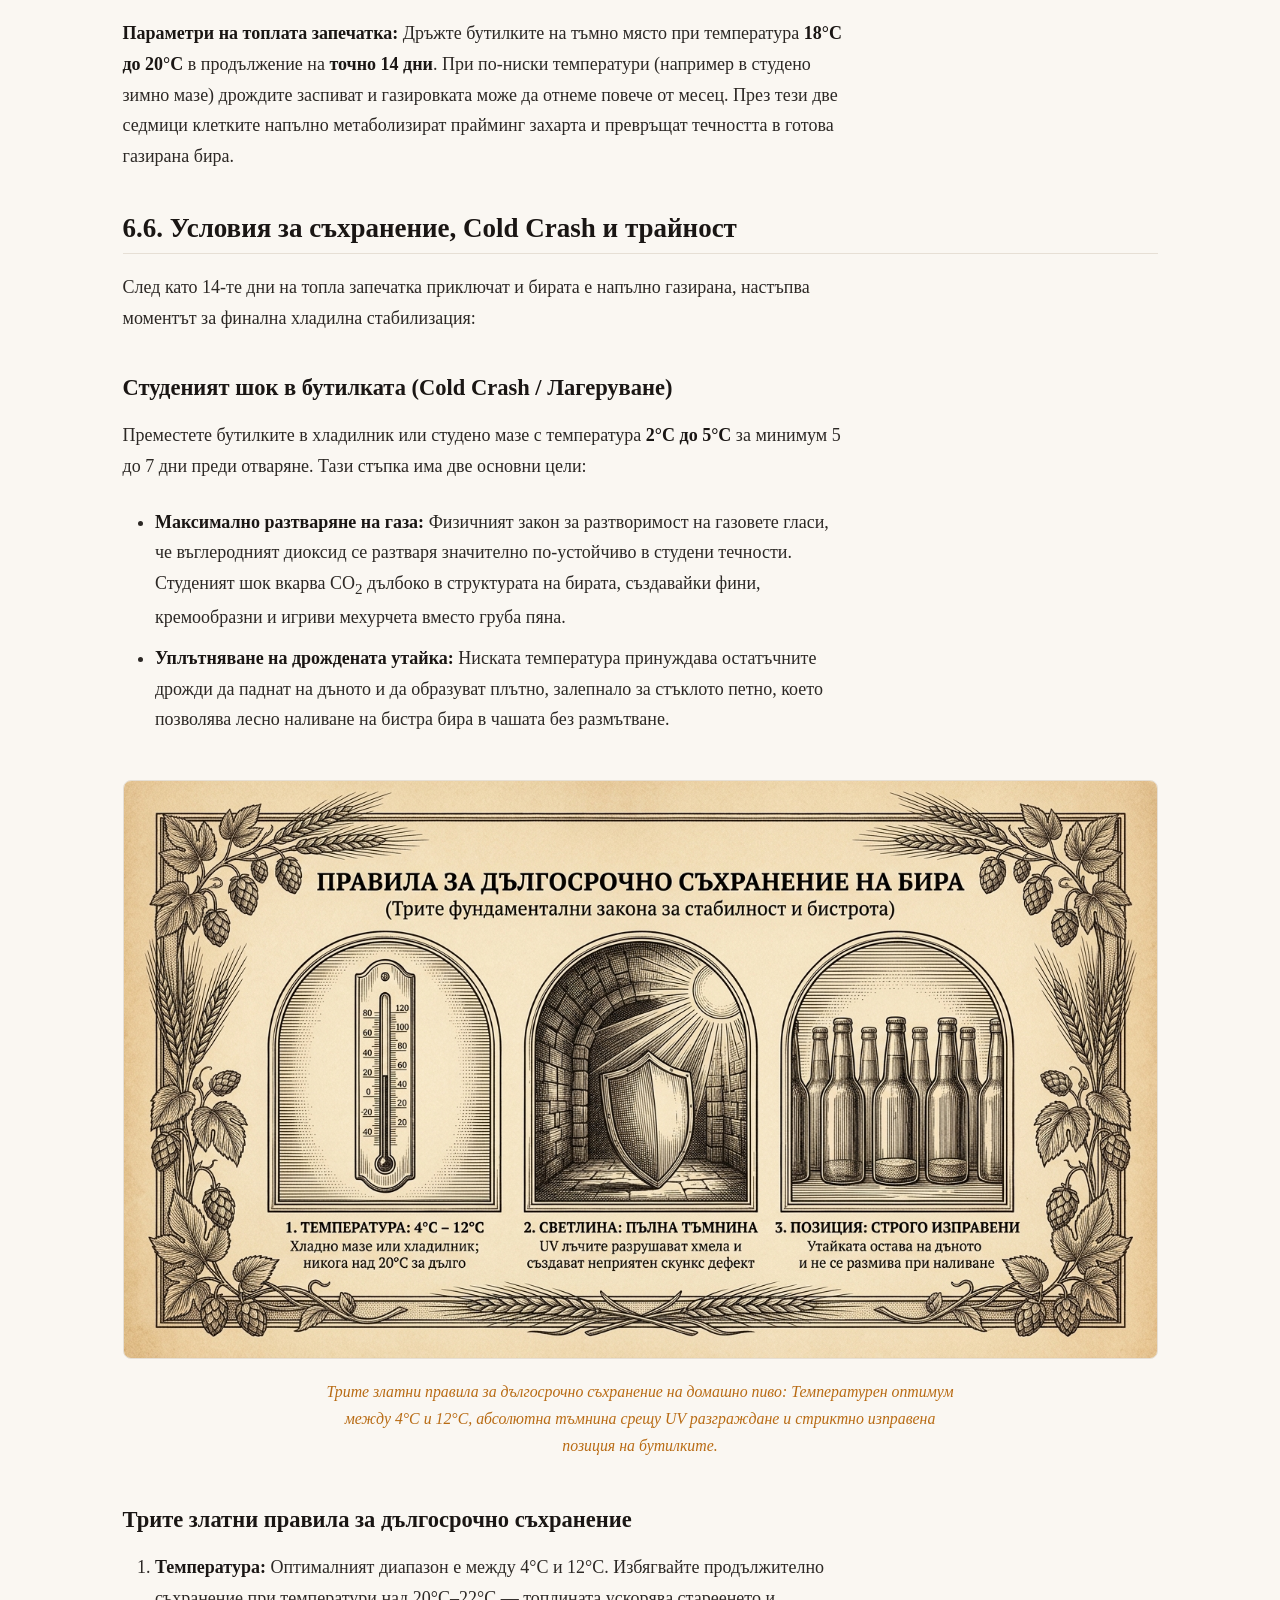
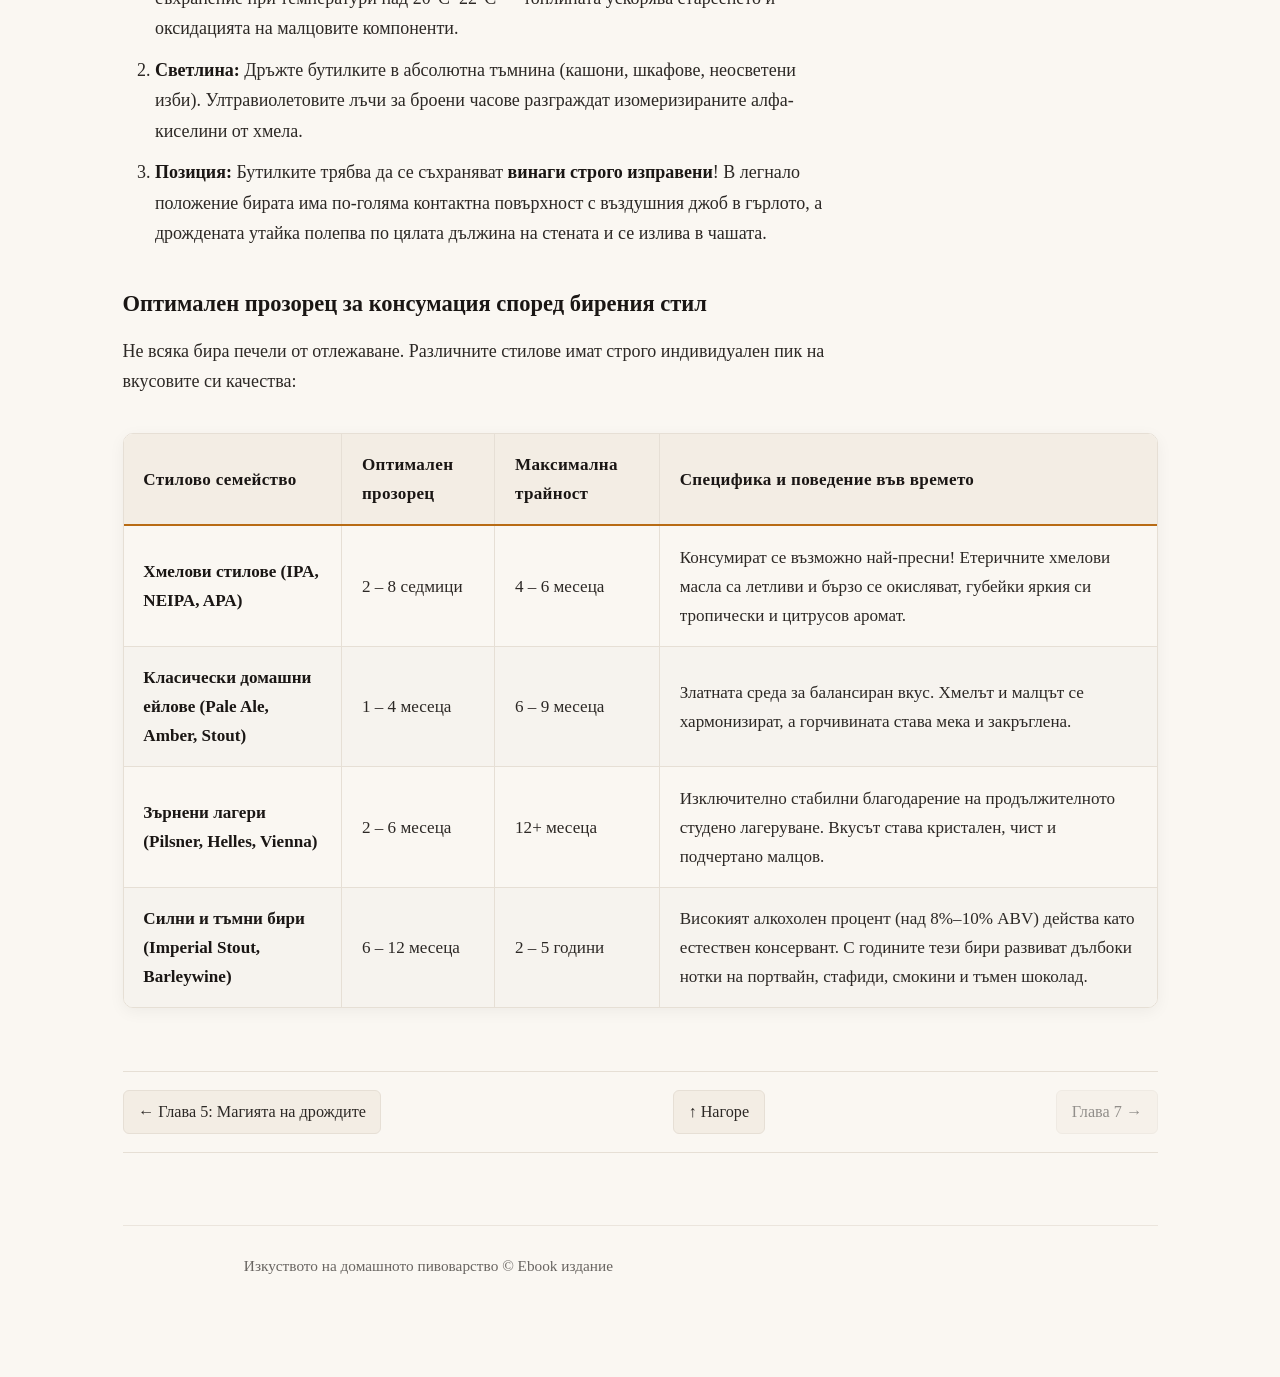
<file: chapter-06.html>
<!DOCTYPE html>
<html lang="bg">
<head>
  <meta charset="UTF-8">
  <meta name="viewport" content="width=device-width, initial-scale=1.0">
  <title>Глава 6: Бутилиране, съхранение и трайност - Изкуството на домашното пивоварство</title>
  <link rel="stylesheet" href="css/style.css">
</head>
<body>

  <header class="book-header">
    <div class="book-subtitle"><a href="index.html">&larr; Към съдържанието</a></div>
    <h1 class="book-title">Глава 6: Бутилиране, съхранение и трайност</h1>
  </header>

  <nav class="top-nav">
    <a href="chapter-05.html" class="nav-btn">&larr; Глава 5: Магията на дрождите</a>
    <span>Глава 6</span>
    <span class="nav-btn" style="opacity: 0.5; cursor: not-allowed;" title="Следващата глава предстои">Глава 7 &rarr;</span>
  </nav>

  <main>
    <article class="chapter-content">

      <!-- Section Intro -->
      <section id="bottling-intro">
        <h2>Преходът към бутилката: Финализиране на пивоварния процес</h2>
        <p>След като засяването на дрождите приключи в края на Глава 4 и проследихме микробиологичното им поведение в Глава 5, във ферментатора са изминали между 10 и 14 дни (при класическите ейлове), от 2 до 3 седмици (при традиционните лагери) или едва 3 до 5 дни (ако сте ползвали бързозатихващия суперщам Kveik). Бурното кипене на течността и интензивното бълбукане през водната тапа постепенно са утихнали.</p>
        <p>В този решаващ момент много начинаещи пивовари се изкушават да побързат и да затворят бирата в бутилки. Бутилирането обаче изисква прецизна технологична дисциплина: точната преценка за завършеност на ферментацията, безупречната дезинфекция и стриктното изчисляване на захарта за газиране са тънката разделителна линия между искряща, пенлива и балансирана бира и опасните експлодиращи бутилки.</p>
      </section>

      <!-- Section 6.1 -->
      <section id="fermentation-end">
        <h2>6.1. Затишието след ферментацията: Кога и как разбираме, че е време за бутилиране?</h2>
        <p>По време на престоя на мъстта във ферментационния съд се осъществяват три последователни и задължителни биологични етапа:</p>

        <ol>
          <li>
            <strong>Бурна фаза на разграждане на захарите (Дни 1–4):</strong>
            В първите 48 до 72 часа дрождената популация достига максимална биомаса. Клетките енергично консумират простите малцови захари и бързо синтезират етилов алкохол и въглероден диоксид. На повърхността се образува плътен защитен слой пяна (краузен), а водната тапа изпуска мехурчета на всеки две-три секунди.
          </li>
          <li>
            <strong>Почистваща фаза и съзряване (Rest & Cleanup, Дни 5–8):</strong>
            След изчерпването на лесноусвоимите захари активността видимо спада. В този критичен интервал дрождите преминават към вторичен метаболизъм и започват да усвояват собствените си нежелани странични продукти — най-вече <em>диацетила</em> (внасящ гранясал маслен вкус) и <em>ацеталдехида</em> (придаващ остър мирис на сурова зелена ябълка). Ето защо бирата никога не трябва да се бутилира в момента, в който бълбукането намалее! Преждевременното бутилиране оставя тези дефекти заключени завинаги в бутилката.
          </li>
          <li>
            <strong>Флокулация и естествено бистрене (Дни 9–14):</strong>
            Осъзнавайки пълното изчерпване на хранителната среда, клетките се слепват и постепенно се утаяват към дъното. На дъното на съда се формира компактен, бежов дрожден слой (<em>yeast cake</em>), а течността над него става бистра, стабилна и готова за бутилиране.
          </li>
        </ol>

        <figure class="wide-figure">
          <img src="images/wort-evolution-fermenter-diagram.jpg" alt="Еволюция на мъстта във ферментатора" width="1280" height="720" loading="lazy">
          <figcaption>Еволюция на мъстта във ферментатора: Трите последователни етапа на първичната ферментация — бурно разграждане, метаболитно почистване и естествено утаяване на дрождите.</figcaption>
        </figure>

        <h3>Потвърждение за готовност: Проверката с хидрометър</h3>
        <p>Основна грешка на начинаещия пивовар е да разчита единствено на активността на водната тапа. Промени в атмосферното налягане, температурни колебания в стаята или микроскопична неплътност на гуменото уплътнение могат да доведат до пълно спиране на мехурчетата, докато ферментацията вътре всъщност все още продължава.</p>
        <p>Единственият обективен научен метод за определяне на готовността е измерването на <strong>крайната относителна плътност (Final Gravity - FG)</strong> с ареометър (хидрометър) или рефрактометър:</p>
        <ul>
          <li><strong>Златното правило:</strong> Вземете стерилна проба от бирата и измерете плътността. Повторете измерването след точно <strong>48 часа</strong>. Ако двете показания са напълно идентични, ферментацията е завършила окончателно.</li>
          <li><strong>Опасност от „бутилкови бомби“:</strong> Ако бутилирате бира с неизчерпани остатъчни захари, дрождите ще продължат да работят в затвореното пространство на бутилката. Вътрешното налягане бързо надхвърля критичните 4 до 5 бара, превръщайки стъклото в опасна експлозивна опасност!</li>
        </ul>
      </section>

      <!-- Section 6.2 -->
      <section id="sanitizing-equipment">
        <h2>6.2. Подготовка и дезинфекция на съдовете</h2>
        <p>Преди да напълните първата бутилка, трябва отново да си припомните фундаментите от Глава 3: всичко, което влиза в съприкосновение с охладената и ферментирала бира, трябва да бъде абсолютно дезинфекцирано. Готовата бира съдържа алкохол и хмелови киселини, които я правят по-устойчива от сладката мъст, но диви бактерии като <em>Acetobacter</em> (оцетнокисели бактерии) или дивите дрожди <em>Brettanomyces</em> лесно могат да вкиснат партидата при застояване в мръсна бутилка.</p>

        <ol>
          <li>
            <strong>Механично измиване на бутилките:</strong>
            Ако използвате бутилки за многократна употреба, проверете внимателно дъното срещу силна светлина. Ако има засъхнали стари утайки от предишна бира или плесен, те трябва да се накиснат с топъл алкален разтвор (натриев перкарбонат / <em>ChemiPro Oxi</em>) и да се изтъркат енергично с четка за бутилки. Дезинфектантът не може да проникне под органичен налеп!
          </li>
          <li>
            <strong>Контактна дезинфекция:</strong>
            Изплакнете чистите бутилки с разтвор на <em>Star San</em> или 70% етилов спирт. Използвайте помпа за изплакване (пулверизатор за бутилки) и поставете съдовете върху дървовиден отцедник за бутилки (<em>bottle tree</em>), за да се отцедят за 2–3 минути преди пълнене.
          </li>
          <li>
            <strong>Дезинфекция на капачките и аксесоарите:</strong>
            Коронните капачки, силиконовите маркучи, преточващият сифон и пълначът за бутилки трябва да се накиснат в дезинфекционен разтвор непосредствено преди употреба. Никога не варете коронните капачки във вряща вода, тъй като топлината може да увреди вътрешния пластмасов уплътнителен пръстен.
          </li>
        </ol>
      </section>

      <!-- Section 6.3 -->
      <section id="bottle-types">
        <h2>6.3. Сравнителна таблица на бутилките</h2>
        <p>Изборът на подходяща бутилка влияе върху скоростта на запечатване, безопасността при газиране и дългосрочната защита на пивото от светлина и кислород:</p>

        <div class="table-wrapper">
          <table>
            <thead>
              <tr>
                <th>Тип бутилка</th>
                <th>Предимства</th>
                <th>Недостатъци</th>
                <th>Препоръчителна употреба</th>
              </tr>
            </thead>
            <tbody>
              <tr>
                <td><strong>Стъклена с коронна капачка (Crown Cap 26 mm)</strong></td>
                <td>Индустриален златен стандарт; осигурява абсолютно херметично запечатване и максимална защита срещу кислород. Капачките са евтини и лесни за поставяне.</td>
                <td>Изисква специализирана ръчна или настолна затварачка. Капачките са за еднократна употреба.</td>
                <td>Универсален избор за всички бирени стилове, дългосрочно лагеруване и отлежаване.</td>
              </tr>
              <tr>
                <td><strong>Стъклена с механична тапа (Swing-top / Grolsch)</strong></td>
                <td>Изключително лесно и бързо затваряне без необходимост от затварачка. Автентична ретро естетика и възможност за многократна употреба.</td>
                <td>Гумените уплътнения се износват, напукват и трябва периодично да се подменят. По-висока първоначална цена.</td>
                <td>Идеална за домашни пивовари, които искат бързина при пълнене на партиди до 10–20 литра.</td>
              </tr>
              <tr>
                <td><strong>Пластмасова PET бутилка (Кафява)</strong></td>
                <td>Напълно безопасна — не се пръска на остри стъкла при свръхналягане. Позволява лесно тактилно следене на газировката (бутилката става твърда на пипане).</td>
                <td>Пластмасата е леко газопропусклива; бирата се окислява по-бързо и губи свежест след 2 до 3 месеца.</td>
                <td>Отличен избор за начинаещи пивовари, транспорт при екскурзии и бърза консумация.</td>
              </tr>
            </tbody>
          </table>
        </div>

        <p><strong>Цветът на стъклото има значение:</strong> Винаги избирайте тъмнокафяви бутилки! Кафявото стъкло спира до 98% от вредните ултравиолетови и сини светлинни вълни. Зелените бутилки пропускат значителна част от светлината, а прозрачните не осигуряват никаква защита, което води до фотохимично разграждане на хмеловите изо-алфа киселини и поява на неприятен мирис на скункс (<em>lightstruck / skunky beer</em>).</p>
      </section>

      <!-- Section 6.4 -->
      <section id="priming-process">
        <h2>6.4. Процес на бутилиране и газиране (Priming)</h2>
        <p>След края на първичната ферментация в затворения ферментатор бирата съдържа съвсем малко естествено разтворен CO<sub>2</sub> (около 0.8 до 1.0 обема) и е практически „плоска“. За да се превърне в пенлива напитка с плътна пяна, в пивоварството се прилага естествено вторично газиране в бутилката (<em>Bottle Conditioning</em>).</p>
        <p>Към избистрената бира се добавя прецизно премерено количество ферментируема захар (<em>прайминг захар</em>). След запечатване остатъчните живи дрождени клетки в бутилката усвояват тази захар. Тъй като съдът е херметично затворен, отделеният въглероден диоксид не може да излезе в атмосферата, създава вътрешно налягане и се разтваря в обема на течността.</p>

        <figure class="wide-figure">
          <img src="images/bottle-carbonation-diagram.jpg" alt="Какво се случва при бутилиране и газиране" width="1280" height="720" loading="lazy">
          <figcaption>Механика на карбонизацията: Вторична ферментация в херметично затворена бутилка между готовата бира, живите дрожди и прайминг захарта за образуване на разтворен CO<sub>2</sub> и устойчива пяна.</figcaption>
        </figure>

        <h3>1. Избор на прайминг захар</h3>
        <ul>
          <li><strong>Декстроза (гроздова захар / чиста глюкоза):</strong> Най-предпочитаният избор в съвременното пивоварство. Тя е монозахарид, който дрождите усвояват мигновено и на 100%, без да оставят никакви странични вкусови нюанси или остатъчна малцова тежест.</li>
          <li><strong>Обикновена бяла захар (захароза):</strong> Отлична и напълно достъпна алтернатива, налична във всеки дом. Ферментира чиста, но тъй като е дизахарид, изисква около 9% по-ниска дозировка спрямо декстрозата за постигане на еднакво ниво на газировка.</li>
          <li><strong>Прайминг таблетки (Priming Drops):</strong> Фабрично формовани захарни капки, които се пускат по една бройка директно във всяка бутилка (0.33 л или 0.5 л). Изключително удобни за малки партиди, но не позволяват прецизно вариране на газировката според бирения стил.</li>
        </ul>

        <h3>2. Дозировка на захарта според бирения стил</h3>
        <p>Различните традиционни бирени стилове изискват различно ниво на наситеност с въглероден диоксид. Предозирането води до бурно преливане на пяна при отваряне (<em>gushing</em>), докато недостигът оставя бирата водниста и безжизнена.</p>

        <figure class="wide-figure">
          <img src="images/priming-sugar-dosage-diagram.jpg" alt="Дозиране на прайминг захарта за 10 литра бира" width="1280" height="720" loading="lazy">
          <figcaption>Сравнителна дозировка на прайминг захар за 10 литра пиво според целевите обеми на разтворен CO<sub>2</sub> в различните класически стилови семейства.</figcaption>
        </figure>

        <ul>
          <li><strong>Английски ейлове, битъри и портъри (Ниска газировка: 1.6–2.0 vol CO<sub>2</sub>):</strong> 50 до 55 грама захар за 10 литра бира (5.0–5.5 г/л). Оставя пивото копринено гладко и лесно за пиене, без натрапчива киселинност от карбонизацията.</li>
          <li><strong>Лагери, Pilsner, American Pale Ale и IPA (Умерена газировка: 2.2–2.6 vol CO<sub>2</sub>):</strong> 60 до 70 грама захар за 10 литра бира (6.0–7.0 г/л). Класическата златна среда — отчетливо свежа газировка, образуваща красива бяла шапка от пяна.</li>
          <li><strong>Баварски вайсбир и Белгийски силни ейлове (Висока газировка: 2.8–3.5 vol CO<sub>2</sub>):</strong> 80 до 90 грама захар за 10 литра бира (8.0–9.0 г/л). Осигурява типичната шампанска игривост и огромна, кремообразна и устойчива пяна.</li>
        </ul>

        <h3>3. Технология на смесване: Захарен сироп във ферментационен съд</h3>
        <p>Най-надеждният професионален метод за хомогенно разпределяне на захарта е приготвянето на стерилен захарен сироп:</p>
        <ol>
          <li>Измерете на прецизна кухненска везна необходимото общо количество захар за цялата партида (например 65 г за 10 л).</li>
          <li>Разтворете захарта в около 100–150 мл вода в малка касерола и я кипнете на котлона за 5 минути. Това гарантира пълна стерилност и пълно разтваряне на кристалната решетка.</li>
          <li>Охладете съда и излейте топлия сироп на дъното на дезинфекциран помощен съд за бутилиране (<em>Bottling Bucket</em>).</li>
          <li>С помощта на маркуч преточете избистрената бира от ферментатора на дъното на съда за бутилиране, насочвайки струята по стената, така че да се образува плавен кръгов водовъртеж. Захарта се разпределя съвършено равномерно в целия обем без разплискване и без риск от окисление!</li>
        </ol>

        <h3>4. Изчисляване на крайното алкохолно съдържание (ABV)</h3>
        <p>Вторичната ферментация в бутилката преработва добавената захар и повишава алкохолния градус с приблизително <strong>0.3% ABV</strong>. Окончателното алкохолно съдържание на готовата газирана бира се изчислява по формулата:</p>
        <p style="text-align: center; font-weight: bold; font-size: 1.1rem; margin: 1.5rem 0;">
          ABV (%) = (OG &minus; FG) &times; 131.25 + 0.3%
        </p>
        <p>Където <strong>OG</strong> е началната относителна плътност (<em>Original Gravity</em>), измерена преди засяване на дрождите, а <strong>FG</strong> е крайната плътност (<em>Final Gravity</em>), измерена преди бутилирането.</p>
      </section>

      <!-- Section 6.5 -->
      <section id="step-by-step-bottling">
        <h2>6.5. Стъпка по стъпка: Пълнене, запечатване и топла запечатка</h2>
        <p>След като бирата и захарният сироп са хомогенизирани в съда за бутилиране, същинският процес протича в няколко последователни стъпки:</p>

        <ol>
          <li>
            <strong>Пълнене с пружинен пълнач (Bottling Wand):</strong>
            Свържете дезинфекциран силиконов маркуч от крана на съда за бутилиране към пластмасов пълнач за бутилки с пружинен клапан на върха. Спуснете пълнача до самото дъно на бутилката и натиснете леко. Клапанът се отваря и бирата се пълни отдолу нагоре плавно, без разпенване и без контакт с кислорода от въздуха.
          </li>
          <li>
            <strong>Осигуряване на въздушна възглавница (Headspace):</strong>
            Когато течността достигне самия горен ръб на бутилката, отпуснете натиска и извадете пълнача. Обемът, който самият пълнач е измествал в бутилката, оставя точно <strong>3 до 4 сантиметра празно пространство</strong> в гърлото. Тази въздушна възглавница е абсолютно критична: тя служи като еластичен газов буфер за натрупване на отделения CO<sub>2</sub>. Бутилка, напълнена плътно догоре без празно пространство, лесно се пръска при най-малкото термично разширение.
          </li>
          <li>
            <strong>Запечатване с коронни капачки:</strong>
            Поставете дезинфекцирана коронна капачка върху гърлото и я стиснете с ръчна двураменна или настолна затварачка. Проверете дали периферията на капачката е притисната равномерно по целия контур и опитайте леко да я завъртите с пръсти — тя трябва да стои неподвижна и стабилна.
          </li>
          <li>
            <strong>Топла запечатка (Warm Conditioning):</strong>
            След запечатването бутилките трябва да престоят при умерена стайна температура, за да се осъществи вторичната карбонизация.
          </li>
        </ol>

        <figure class="wide-figure">
          <img src="images/warm-conditioning-diagram.jpg" alt="Процес на топла запечатка" width="1280" height="720" loading="lazy">
          <figcaption>Процес на топла запечатка (Warm Conditioning): Поддържане на постоянна стайна температура (18°C–20°C) в продължение на 14 дни за пълно карбонизиране на пивото.</figcaption>
        </figure>

        <p><strong>Параметри на топлата запечатка:</strong> Дръжте бутилките на тъмно място при температура <strong>18°C до 20°C</strong> в продължение на <strong>точно 14 дни</strong>. При по-ниски температури (например в студено зимно мазе) дрождите заспиват и газировката може да отнеме повече от месец. През тези две седмици клетките напълно метаболизират прайминг захарта и превръщат течността в готова газирана бира.</p>
      </section>

      <!-- Section 6.6 -->
      <section id="storage-aging">
        <h2>6.6. Условия за съхранение, Cold Crash и трайност</h2>
        <p>След като 14-те дни на топла запечатка приключат и бирата е напълно газирана, настъпва моментът за финална хладилна стабилизация:</p>

        <h3>Студеният шок в бутилката (Cold Crash / Лагеруване)</h3>
        <p>Преместете бутилките в хладилник или студено мазе с температура <strong>2°C до 5°C</strong> за минимум 5 до 7 дни преди отваряне. Тази стъпка има две основни цели:</p>
        <ul>
          <li><strong>Максимално разтваряне на газа:</strong> Физичният закон за разтворимост на газовете гласи, че въглеродният диоксид се разтваря значително по-устойчиво в студени течности. Студеният шок вкарва CO<sub>2</sub> дълбоко в структурата на бирата, създавайки фини, кремообразни и игриви мехурчета вместо груба пяна.</li>
          <li><strong>Уплътняване на дрождената утайка:</strong> Ниската температура принуждава остатъчните дрожди да паднат на дъното и да образуват плътно, залепнало за стъклото петно, което позволява лесно наливане на бистра бира в чашата без размътване.</li>
        </ul>

        <figure class="wide-figure">
          <img src="images/beer-storage-rules-diagram.jpg" alt="Правила за дългосрочно съхранение на бира" width="1280" height="720" loading="lazy">
          <figcaption>Трите златни правила за дългосрочно съхранение на домашно пиво: Температурен оптимум между 4°C и 12°C, абсолютна тъмнина срещу UV разграждане и стриктно изправена позиция на бутилките.</figcaption>
        </figure>

        <h3>Трите златни правила за дългосрочно съхранение</h3>
        <ol>
          <li><strong>Температура:</strong> Оптималният диапазон е между 4°C и 12°C. Избягвайте продължително съхранение при температури над 20°C–22°C — топлината ускорява стареенето и оксидацията на малцовите компоненти.</li>
          <li><strong>Светлина:</strong> Дръжте бутилките в абсолютна тъмнина (кашони, шкафове, неосветени изби). Ултравиолетовите лъчи за броени часове разграждат изомеризираните алфа-киселини от хмела.</li>
          <li><strong>Позиция:</strong> Бутилките трябва да се съхраняват <strong>винаги строго изправени</strong>! В легнало положение бирата има по-голяма контактна повърхност с въздушния джоб в гърлото, а дрождената утайка полепва по цялата дължина на стената и се излива в чашата.</li>
        </ol>

        <h3>Оптимален прозорец за консумация според бирения стил</h3>
        <p>Не всяка бира печели от отлежаване. Различните стилове имат строго индивидуален пик на вкусовите си качества:</p>

        <div class="table-wrapper">
          <table>
            <thead>
              <tr>
                <th>Стилово семейство</th>
                <th>Оптимален прозорец</th>
                <th>Максимална трайност</th>
                <th>Специфика и поведение във времето</th>
              </tr>
            </thead>
            <tbody>
              <tr>
                <td><strong>Хмелови стилове (IPA, NEIPA, APA)</strong></td>
                <td>2 – 8 седмици</td>
                <td>4 – 6 месеца</td>
                <td>Консумират се възможно най-пресни! Етеричните хмелови масла са летливи и бързо се окисляват, губейки яркия си тропически и цитрусов аромат.</td>
              </tr>
              <tr>
                <td><strong>Класически домашни ейлове (Pale Ale, Amber, Stout)</strong></td>
                <td>1 – 4 месеца</td>
                <td>6 – 9 месеца</td>
                <td>Златната среда за балансиран вкус. Хмелът и малцът се хармонизират, а горчивината става мека и закръглена.</td>
              </tr>
              <tr>
                <td><strong>Зърнени лагери (Pilsner, Helles, Vienna)</strong></td>
                <td>2 – 6 месеца</td>
                <td>12+ месеца</td>
                <td>Изключително стабилни благодарение на продължителното студено лагеруване. Вкусът става кристален, чист и подчертано малцов.</td>
              </tr>
              <tr>
                <td><strong>Силни и тъмни бири (Imperial Stout, Barleywine)</strong></td>
                <td>6 – 12 месеца</td>
                <td>2 – 5 години</td>
                <td>Високият алкохолен процент (над 8%–10% ABV) действа като естествен консервант. С годините тези бири развиват дълбоки нотки на портвайн, стафиди, смокини и тъмен шоколад.</td>
              </tr>
            </tbody>
          </table>
        </div>
      </section>

    </article>
  </main>

  <nav class="bottom-nav">
    <a href="chapter-05.html" class="nav-btn">&larr; Глава 5: Магията на дрождите</a>
    <a href="#bottling-intro" class="nav-btn">&uarr; Нагоре</a>
    <span class="nav-btn" style="opacity: 0.5; cursor: not-allowed;" title="Следващата глава предстои">Глава 7 &rarr;</span>
  </nav>

  <footer class="book-footer">
    <p>Изкуството на домашното пивоварство &copy; Ebook издание</p>
  </footer>

</body>
</html>
</file>
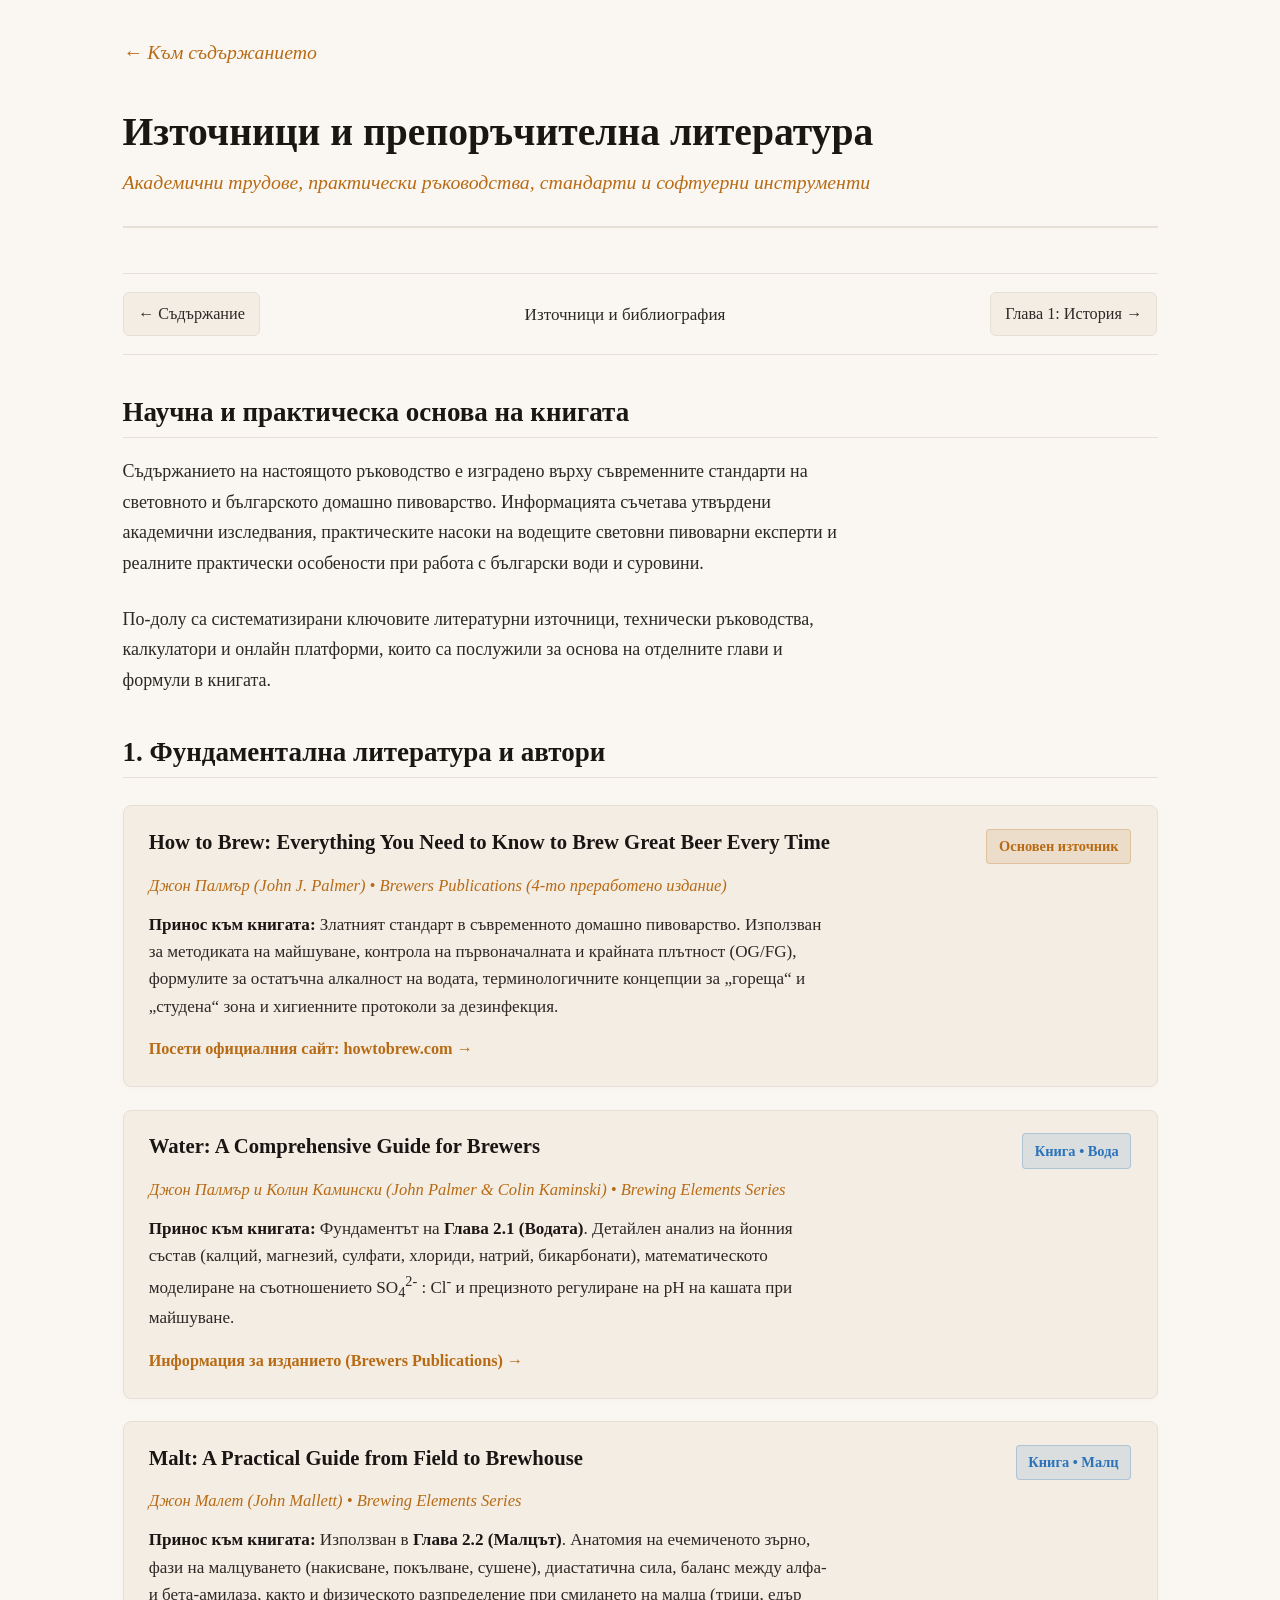
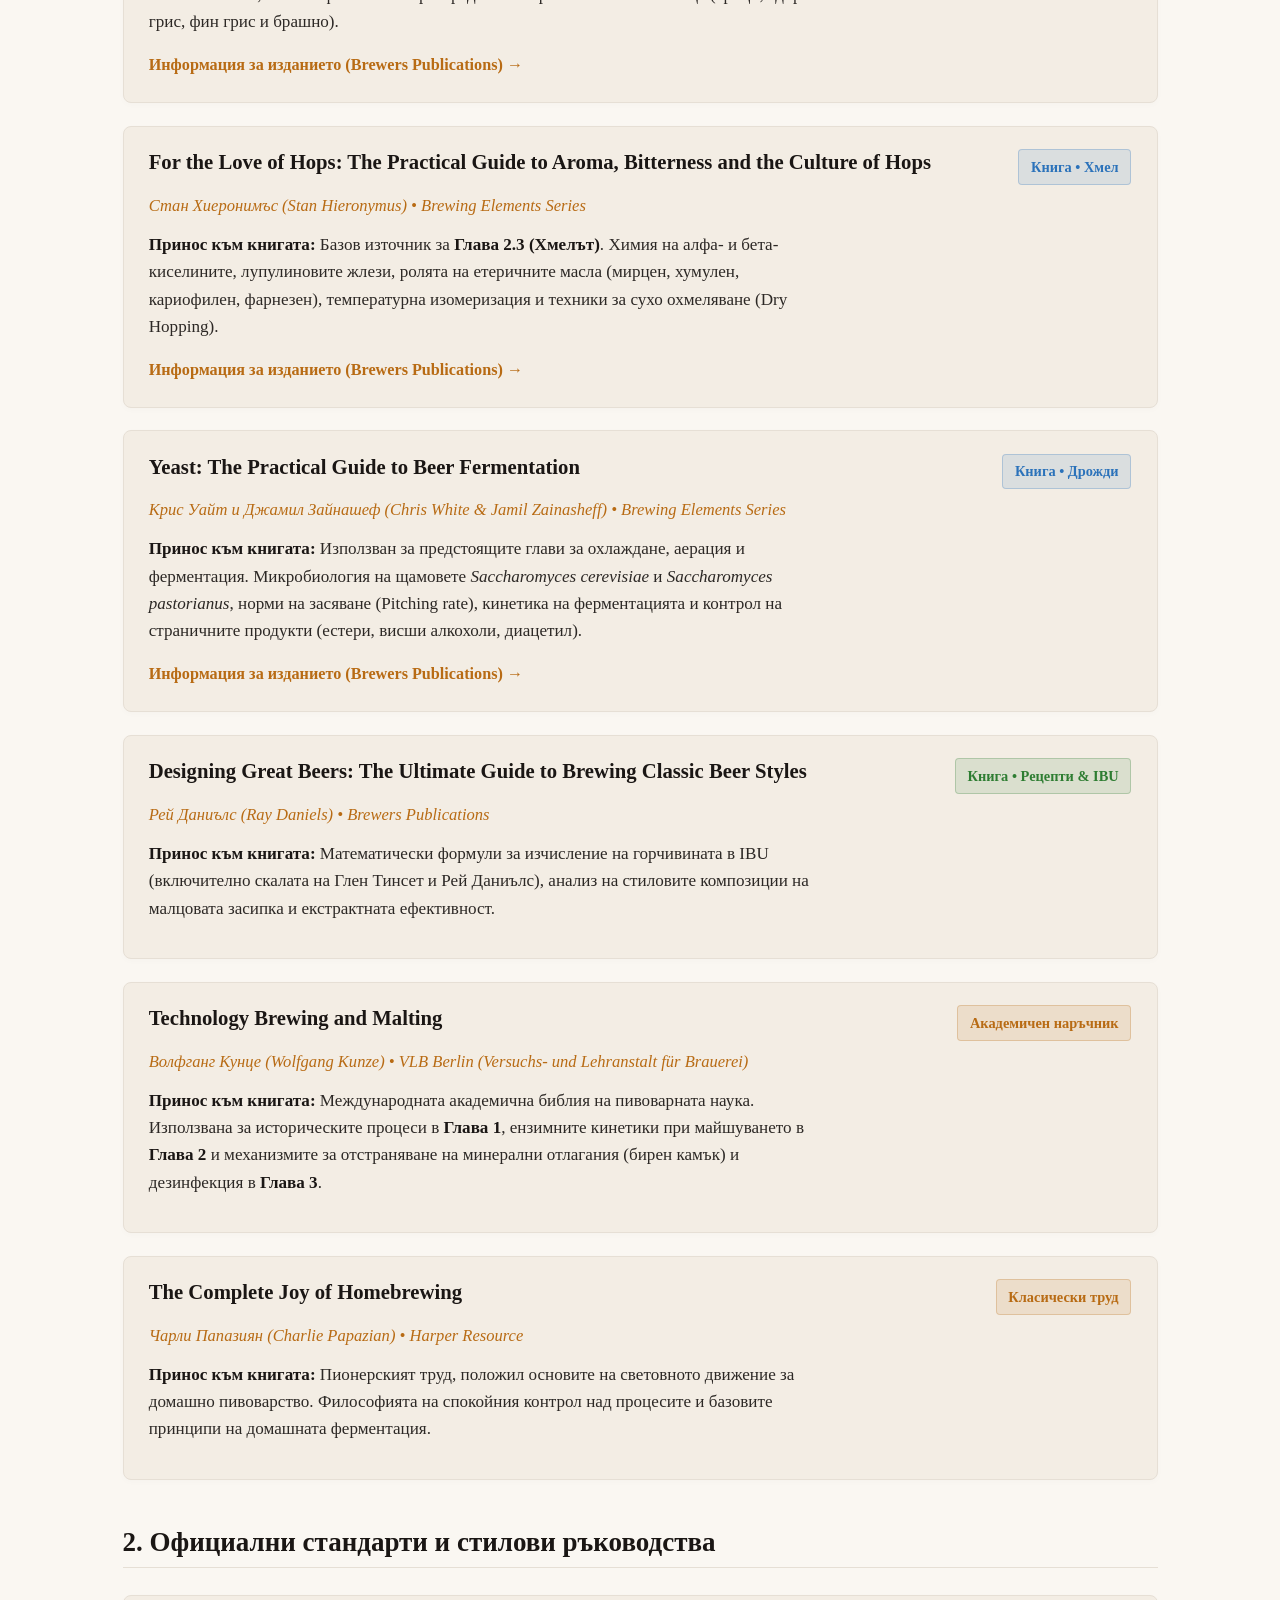
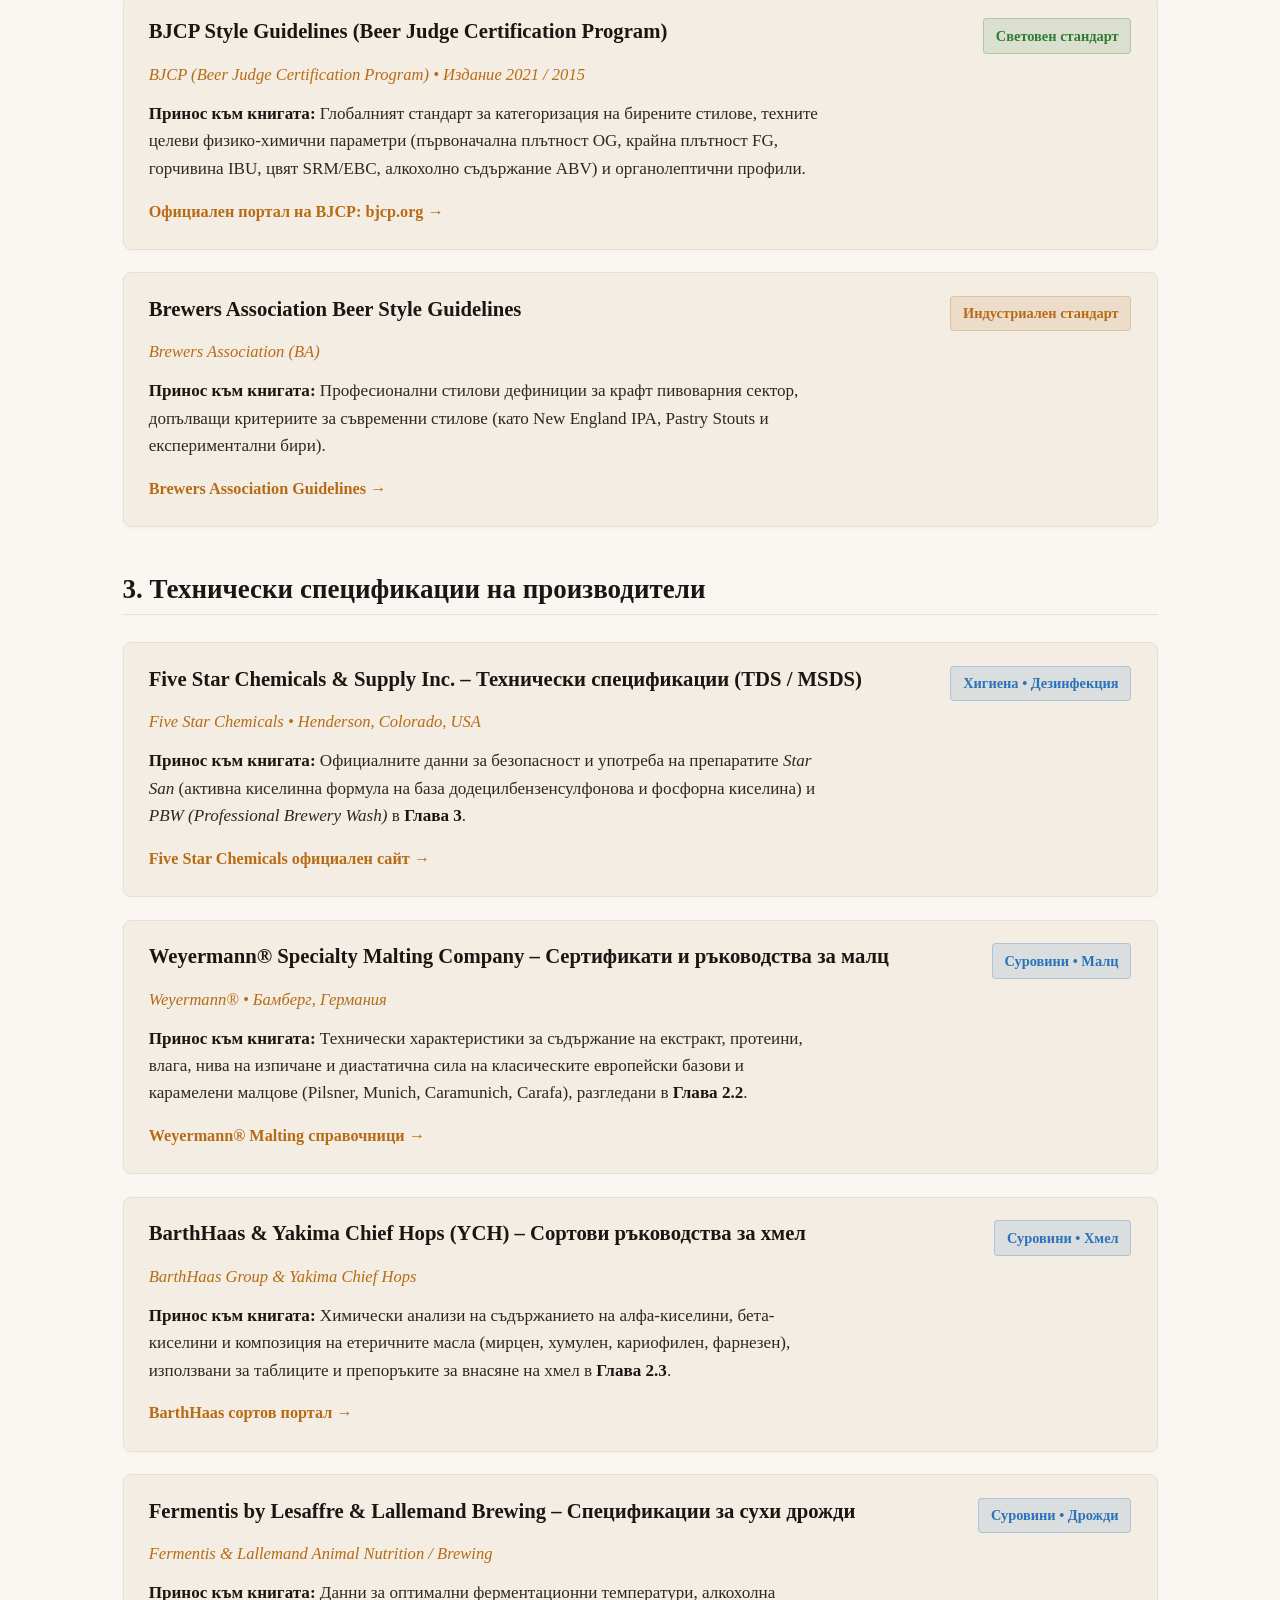
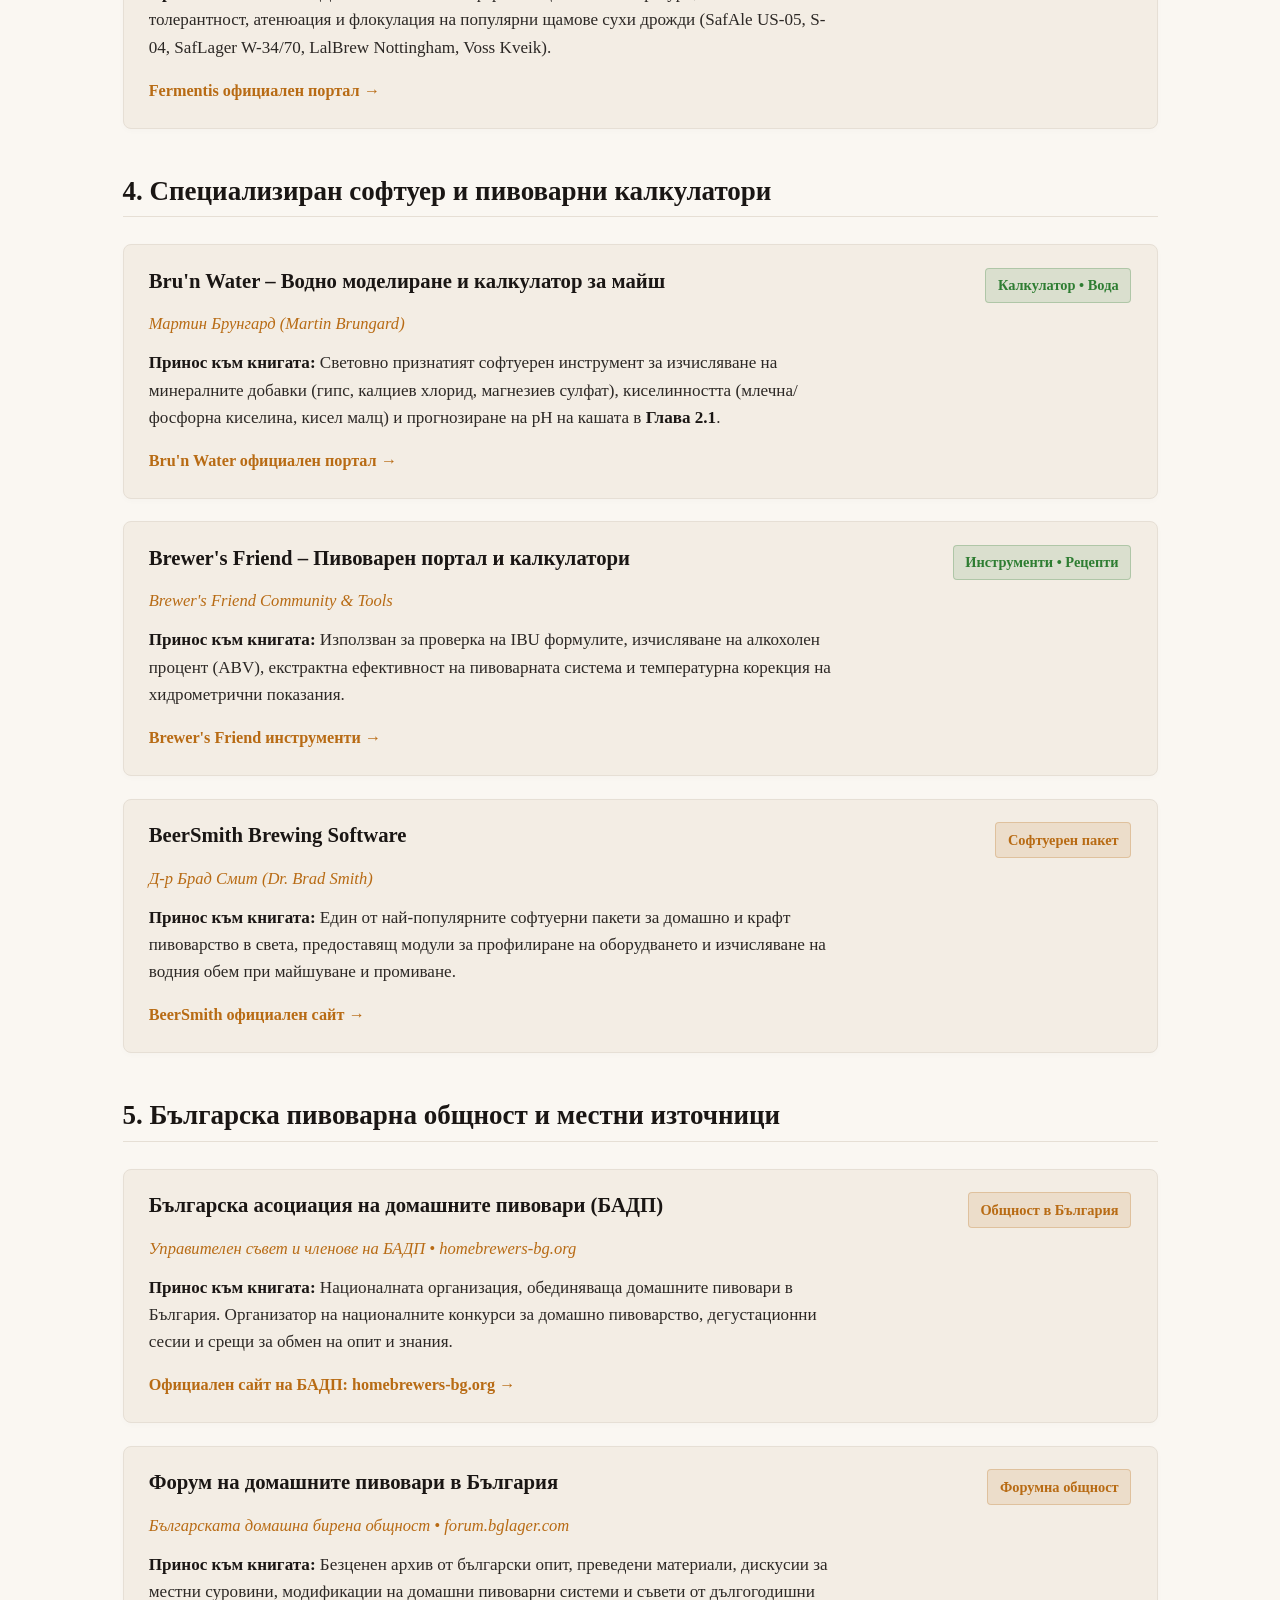
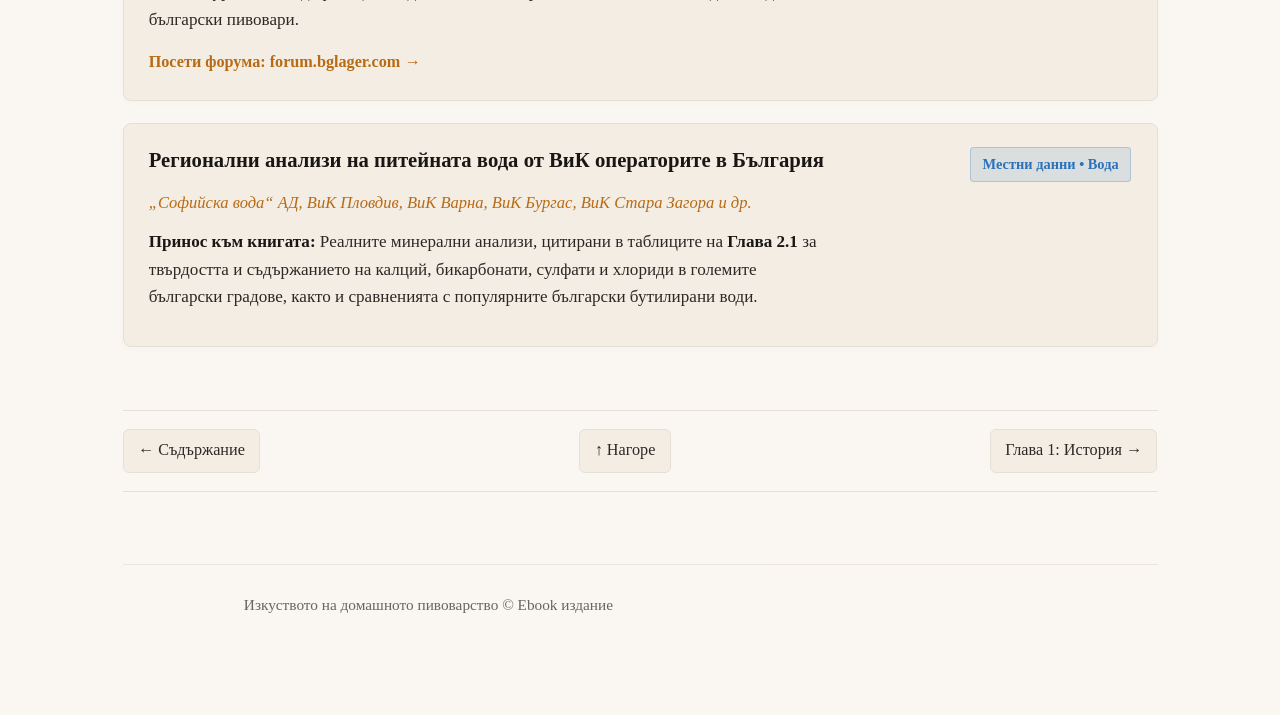
<file: sources.html>
<!DOCTYPE html>
<html lang="bg">
<head>
  <meta charset="UTF-8">
  <meta name="viewport" content="width=device-width, initial-scale=1.0">
  <title>Източници и препоръчителна литература - Изкуството на домашното пивоварство</title>
  <link rel="stylesheet" href="css/style.css">
</head>
<body>

  <header class="book-header">
    <div class="book-subtitle"><a href="index.html">&larr; Към съдържанието</a></div>
    <h1 class="book-title">Източници и препоръчителна литература</h1>
    <div class="book-subtitle">Академични трудове, практически ръководства, стандарти и софтуерни инструменти</div>
  </header>

  <nav class="top-nav">
    <a href="index.html" class="nav-btn">&larr; Съдържание</a>
    <span>Източници и библиография</span>
    <a href="chapter-01.html" class="nav-btn">Глава 1: История &rarr;</a>
  </nav>

  <main>
    <article class="chapter-content">

      <!-- Section Intro -->
      <section id="sources-intro">
        <h2>Научна и практическа основа на книгата</h2>
        <p>Съдържанието на настоящото ръководство е изградено върху съвременните стандарти на световното и българското домашно пивоварство. Информацията съчетава утвърдени академични изследвания, практическите насоки на водещите световни пивоварни експерти и реалните практически особености при работа с български води и суровини.</p>
        <p>По-долу са систематизирани ключовите литературни източници, технически ръководства, калкулатори и онлайн платформи, които са послужили за основа на отделните глави и формули в книгата.</p>
      </section>

      <!-- Section 1: Core Books -->
      <section id="core-literature">
        <h2>1. Фундаментална литература и автори</h2>

        <div class="sources-grid">

          <div class="source-card">
            <div class="source-card-header">
              <h3 class="source-title">How to Brew: Everything You Need to Know to Brew Great Beer Every Time</h3>
              <span class="tag tag-soft">Основен източник</span>
            </div>
            <div class="source-author">Джон Палмър (John J. Palmer) &bull; Brewers Publications (4-то преработено издание)</div>
            <p class="source-desc"><strong>Принос към книгата:</strong> Златният стандарт в съвременното домашно пивоварство. Използван за методиката на майшуване, контрола на първоначалната и крайната плътност (OG/FG), формулите за остатъчна алкалност на водата, терминологичните концепции за „гореща“ и „студена“ зона и хигиенните протоколи за дезинфекция.</p>
            <a href="https://howtobrew.com/" target="_blank" rel="noopener noreferrer" class="source-link">Посети официалния сайт: howtobrew.com &rarr;</a>
          </div>

          <div class="source-card">
            <div class="source-card-header">
              <h3 class="source-title">Water: A Comprehensive Guide for Brewers</h3>
              <span class="tag tag-blue">Книга &bull; Вода</span>
            </div>
            <div class="source-author">Джон Палмър и Колин Камински (John Palmer &amp; Colin Kaminski) &bull; Brewing Elements Series</div>
            <p class="source-desc"><strong>Принос към книгата:</strong> Фундаментът на <strong>Глава 2.1 (Водата)</strong>. Детайлен анализ на йонния състав (калций, магнезий, сулфати, хлориди, натрий, бикарбонати), математическото моделиране на съотношението SO<sub>4</sub><sup>2-</sup> : Cl<sup>-</sup> и прецизното регулиране на pH на кашата при майшуване.</p>
            <a href="https://www.brewerspublications.com/products/water-a-comprehensive-guide-for-brewers" target="_blank" rel="noopener noreferrer" class="source-link">Информация за изданието (Brewers Publications) &rarr;</a>
          </div>

          <div class="source-card">
            <div class="source-card-header">
              <h3 class="source-title">Malt: A Practical Guide from Field to Brewhouse</h3>
              <span class="tag tag-blue">Книга &bull; Малц</span>
            </div>
            <div class="source-author">Джон Малет (John Mallett) &bull; Brewing Elements Series</div>
            <p class="source-desc"><strong>Принос към книгата:</strong> Използван в <strong>Глава 2.2 (Малцът)</strong>. Анатомия на ечемиченото зърно, фази на малцуването (накисване, покълване, сушене), диастатична сила, баланс между алфа- и бета-амилаза, както и физическото разпределение при смилането на малца (трици, едър грис, фин грис и брашно).</p>
            <a href="https://www.brewerspublications.com/products/malt-a-practical-guide-from-field-to-brewhouse" target="_blank" rel="noopener noreferrer" class="source-link">Информация за изданието (Brewers Publications) &rarr;</a>
          </div>

          <div class="source-card">
            <div class="source-card-header">
              <h3 class="source-title">For the Love of Hops: The Practical Guide to Aroma, Bitterness and the Culture of Hops</h3>
              <span class="tag tag-blue">Книга &bull; Хмел</span>
            </div>
            <div class="source-author">Стан Хиеронимъс (Stan Hieronymus) &bull; Brewing Elements Series</div>
            <p class="source-desc"><strong>Принос към книгата:</strong> Базов източник за <strong>Глава 2.3 (Хмелът)</strong>. Химия на алфа- и бета-киселините, лупулиновите жлези, ролята на етеричните масла (мирцен, хумулен, кариофилен, фарнезен), температурна изомеризация и техники за сухо охмеляване (Dry Hopping).</p>
            <a href="https://www.brewerspublications.com/products/for-the-love-of-hops-the-practical-guide-to-aroma-bitterness-and-the-culture-of-hops" target="_blank" rel="noopener noreferrer" class="source-link">Информация за изданието (Brewers Publications) &rarr;</a>
          </div>

          <div class="source-card">
            <div class="source-card-header">
              <h3 class="source-title">Yeast: The Practical Guide to Beer Fermentation</h3>
              <span class="tag tag-blue">Книга &bull; Дрожди</span>
            </div>
            <div class="source-author">Крис Уайт и Джамил Зайнашеф (Chris White &amp; Jamil Zainasheff) &bull; Brewing Elements Series</div>
            <p class="source-desc"><strong>Принос към книгата:</strong> Използван за предстоящите глави за охлаждане, аерация и ферментация. Микробиология на щамовете <em>Saccharomyces cerevisiae</em> и <em>Saccharomyces pastorianus</em>, норми на засяване (Pitching rate), кинетика на ферментацията и контрол на страничните продукти (естери, висши алкохоли, диацетил).</p>
            <a href="https://www.brewerspublications.com/products/yeast-the-practical-guide-to-beer-fermentation" target="_blank" rel="noopener noreferrer" class="source-link">Информация за изданието (Brewers Publications) &rarr;</a>
          </div>

          <div class="source-card">
            <div class="source-card-header">
              <h3 class="source-title">Designing Great Beers: The Ultimate Guide to Brewing Classic Beer Styles</h3>
              <span class="tag tag-green">Книга &bull; Рецепти &amp; IBU</span>
            </div>
            <div class="source-author">Рей Даниълс (Ray Daniels) &bull; Brewers Publications</div>
            <p class="source-desc"><strong>Принос към книгата:</strong> Математически формули за изчисление на горчивината в IBU (включително скалата на Глен Тинсет и Рей Даниълс), анализ на стиловите композиции на малцовата засипка и екстрактната ефективност.</p>
          </div>

          <div class="source-card">
            <div class="source-card-header">
              <h3 class="source-title">Technology Brewing and Malting</h3>
              <span class="tag tag-soft">Академичен наръчник</span>
            </div>
            <div class="source-author">Волфганг Кунце (Wolfgang Kunze) &bull; VLB Berlin (Versuchs- und Lehranstalt für Brauerei)</div>
            <p class="source-desc"><strong>Принос към книгата:</strong> Международната академична библия на пивоварната наука. Използвана за историческите процеси в <strong>Глава 1</strong>, ензимните кинетики при майшуването в <strong>Глава 2</strong> и механизмите за отстраняване на минерални отлагания (бирен камък) и дезинфекция в <strong>Глава 3</strong>.</p>
          </div>

          <div class="source-card">
            <div class="source-card-header">
              <h3 class="source-title">The Complete Joy of Homebrewing</h3>
              <span class="tag tag-soft">Класически труд</span>
            </div>
            <div class="source-author">Чарли Папазиян (Charlie Papazian) &bull; Harper Resource</div>
            <p class="source-desc"><strong>Принос към книгата:</strong> Пионерският труд, положил основите на световното движение за домашно пивоварство. Философията на спокойния контрол над процесите и базовите принципи на домашната ферментация.</p>
          </div>

        </div>
      </section>

      <!-- Section 2: Standards -->
      <section id="standards">
        <h2>2. Официални стандарти и стилови ръководства</h2>

        <div class="sources-grid">

          <div class="source-card">
            <div class="source-card-header">
              <h3 class="source-title">BJCP Style Guidelines (Beer Judge Certification Program)</h3>
              <span class="tag tag-green">Световен стандарт</span>
            </div>
            <div class="source-author">BJCP (Beer Judge Certification Program) &bull; Издание 2021 / 2015</div>
            <p class="source-desc"><strong>Принос към книгата:</strong> Глобалният стандарт за категоризация на бирените стилове, техните целеви физико-химични параметри (първоначална плътност OG, крайна плътност FG, горчивина IBU, цвят SRM/EBC, алкохолно съдържание ABV) и органолептични профили.</p>
            <a href="https://www.bjcp.org/style/2021/beer/" target="_blank" rel="noopener noreferrer" class="source-link">Официален портал на BJCP: bjcp.org &rarr;</a>
          </div>

          <div class="source-card">
            <div class="source-card-header">
              <h3 class="source-title">Brewers Association Beer Style Guidelines</h3>
              <span class="tag tag-soft">Индустриален стандарт</span>
            </div>
            <div class="source-author">Brewers Association (BA)</div>
            <p class="source-desc"><strong>Принос към книгата:</strong> Професионални стилови дефиниции за крафт пивоварния сектор, допълващи критериите за съвременни стилове (като New England IPA, Pastry Stouts и експериментални бири).</p>
            <a href="https://www.brewersassociation.org/edu/beer-style-guidelines/" target="_blank" rel="noopener noreferrer" class="source-link">Brewers Association Guidelines &rarr;</a>
          </div>

        </div>
      </section>

      <!-- Section 3: Technical Sheets -->
      <section id="technical-docs">
        <h2>3. Технически спецификации на производители</h2>

        <div class="sources-grid">

          <div class="source-card">
            <div class="source-card-header">
              <h3 class="source-title">Five Star Chemicals &amp; Supply Inc. – Технически спецификации (TDS / MSDS)</h3>
              <span class="tag tag-blue">Хигиена &bull; Дезинфекция</span>
            </div>
            <div class="source-author">Five Star Chemicals &bull; Henderson, Colorado, USA</div>
            <p class="source-desc"><strong>Принос към книгата:</strong> Официалните данни за безопасност и употреба на препаратите <em>Star San</em> (активна киселинна формула на база додецилбензенсулфонова и фосфорна киселина) и <em>PBW (Professional Brewery Wash)</em> в <strong>Глава 3</strong>.</p>
            <a href="https://fivestarchemicals.com/" target="_blank" rel="noopener noreferrer" class="source-link">Five Star Chemicals официален сайт &rarr;</a>
          </div>

          <div class="source-card">
            <div class="source-card-header">
              <h3 class="source-title">Weyermann&reg; Specialty Malting Company – Сертификати и ръководства за малц</h3>
              <span class="tag tag-blue">Суровини &bull; Малц</span>
            </div>
            <div class="source-author">Weyermann&reg; &bull; Бамберг, Германия</div>
            <p class="source-desc"><strong>Принос към книгата:</strong> Технически характеристики за съдържание на екстракт, протеини, влага, нива на изпичане и диастатична сила на класическите европейски базови и карамелени малцове (Pilsner, Munich, Caramunich, Carafa), разгледани в <strong>Глава 2.2</strong>.</p>
            <a href="https://www.weyermann.de/" target="_blank" rel="noopener noreferrer" class="source-link">Weyermann&reg; Malting справочници &rarr;</a>
          </div>

          <div class="source-card">
            <div class="source-card-header">
              <h3 class="source-title">BarthHaas &amp; Yakima Chief Hops (YCH) – Сортови ръководства за хмел</h3>
              <span class="tag tag-blue">Суровини &bull; Хмел</span>
            </div>
            <div class="source-author">BarthHaas Group &amp; Yakima Chief Hops</div>
            <p class="source-desc"><strong>Принос към книгата:</strong> Химически анализи на съдържанието на алфа-киселини, бета-киселини и композиция на етеричните масла (мирцен, хумулен, кариофилен, фарнезен), използвани за таблиците и препоръките за внасяне на хмел в <strong>Глава 2.3</strong>.</p>
            <a href="https://www.barthhaas.com/" target="_blank" rel="noopener noreferrer" class="source-link">BarthHaas сортов портал &rarr;</a>
          </div>

          <div class="source-card">
            <div class="source-card-header">
              <h3 class="source-title">Fermentis by Lesaffre &amp; Lallemand Brewing – Спецификации за сухи дрожди</h3>
              <span class="tag tag-blue">Суровини &bull; Дрожди</span>
            </div>
            <div class="source-author">Fermentis &amp; Lallemand Animal Nutrition / Brewing</div>
            <p class="source-desc"><strong>Принос към книгата:</strong> Данни за оптимални ферментационни температури, алкохолна толерантност, атенюация и флокулация на популярни щамове сухи дрожди (SafAle US-05, S-04, SafLager W-34/70, LalBrew Nottingham, Voss Kveik).</p>
            <a href="https://fermentis.com/" target="_blank" rel="noopener noreferrer" class="source-link">Fermentis официален портал &rarr;</a>
          </div>

        </div>
      </section>

      <!-- Section 4: Software & Calculators -->
      <section id="software-calculators">
        <h2>4. Специализиран софтуер и пивоварни калкулатори</h2>

        <div class="sources-grid">

          <div class="source-card">
            <div class="source-card-header">
              <h3 class="source-title">Bru'n Water – Водно моделиране и калкулатор за майш</h3>
              <span class="tag tag-green">Калкулатор &bull; Вода</span>
            </div>
            <div class="source-author">Мартин Брунгард (Martin Brungard)</div>
            <p class="source-desc"><strong>Принос към книгата:</strong> Световно признатият софтуерен инструмент за изчисляване на минералните добавки (гипс, калциев хлорид, магнезиев сулфат), киселинността (млечна/фосфорна киселина, кисел малц) и прогнозиране на pH на кашата в <strong>Глава 2.1</strong>.</p>
            <a href="https://www.brunwater.com/" target="_blank" rel="noopener noreferrer" class="source-link">Bru'n Water официален портал &rarr;</a>
          </div>

          <div class="source-card">
            <div class="source-card-header">
              <h3 class="source-title">Brewer's Friend – Пивоварен портал и калкулатори</h3>
              <span class="tag tag-green">Инструменти &bull; Рецепти</span>
            </div>
            <div class="source-author">Brewer's Friend Community &amp; Tools</div>
            <p class="source-desc"><strong>Принос към книгата:</strong> Използван за проверка на IBU формулите, изчисляване на алкохолен процент (ABV), екстрактна ефективност на пивоварната система и температурна корекция на хидрометрични показания.</p>
            <a href="https://www.brewersfriend.com/" target="_blank" rel="noopener noreferrer" class="source-link">Brewer's Friend инструменти &rarr;</a>
          </div>

          <div class="source-card">
            <div class="source-card-header">
              <h3 class="source-title">BeerSmith Brewing Software</h3>
              <span class="tag tag-soft">Софтуерен пакет</span>
            </div>
            <div class="source-author">Д-р Брад Смит (Dr. Brad Smith)</div>
            <p class="source-desc"><strong>Принос към книгата:</strong> Един от най-популярните софтуерни пакети за домашно и крафт пивоварство в света, предоставящ модули за профилиране на оборудването и изчисляване на водния обем при майшуване и промиване.</p>
            <a href="https://beersmith.com/" target="_blank" rel="noopener noreferrer" class="source-link">BeerSmith официален сайт &rarr;</a>
          </div>

        </div>
      </section>

      <!-- Section 5: Bulgarian Community & Local Data -->
      <section id="bulgarian-community">
        <h2>5. Българска пивоварна общност и местни източници</h2>

        <div class="sources-grid">

          <div class="source-card">
            <div class="source-card-header">
              <h3 class="source-title">Българска асоциация на домашните пивовари (БАДП)</h3>
              <span class="tag tag-soft">Общност в България</span>
            </div>
            <div class="source-author">Управителен съвет и членове на БАДП &bull; homebrewers-bg.org</div>
            <p class="source-desc"><strong>Принос към книгата:</strong> Националната организация, обединяваща домашните пивовари в България. Организатор на националните конкурси за домашно пивоварство, дегустационни сесии и срещи за обмен на опит и знания.</p>
            <a href="https://homebrewers-bg.org/" target="_blank" rel="noopener noreferrer" class="source-link">Официален сайт на БАДП: homebrewers-bg.org &rarr;</a>
          </div>

          <div class="source-card">
            <div class="source-card-header">
              <h3 class="source-title">Форум на домашните пивовари в България</h3>
              <span class="tag tag-soft">Форумна общност</span>
            </div>
            <div class="source-author">Българската домашна бирена общност &bull; forum.bglager.com</div>
            <p class="source-desc"><strong>Принос към книгата:</strong> Безценен архив от български опит, преведени материали, дискусии за местни суровини, модификации на домашни пивоварни системи и съвети от дългогодишни български пивовари.</p>
            <a href="https://forum.bglager.com/" target="_blank" rel="noopener noreferrer" class="source-link">Посети форума: forum.bglager.com &rarr;</a>
          </div>

          <div class="source-card">
            <div class="source-card-header">
              <h3 class="source-title">Регионални анализи на питейната вода от ВиК операторите в България</h3>
              <span class="tag tag-blue">Местни данни &bull; Вода</span>
            </div>
            <div class="source-author">„Софийска вода“ АД, ВиК Пловдив, ВиК Варна, ВиК Бургас, ВиК Стара Загора и др.</div>
            <p class="source-desc"><strong>Принос към книгата:</strong> Реалните минерални анализи, цитирани в таблиците на <strong>Глава 2.1</strong> за твърдостта и съдържанието на калций, бикарбонати, сулфати и хлориди в големите български градове, както и сравненията с популярните български бутилирани води.</p>
          </div>

        </div>
      </section>

    </article>
  </main>

  <nav class="bottom-nav">
    <a href="index.html" class="nav-btn">&larr; Съдържание</a>
    <a href="#sources-intro" class="nav-btn">&uarr; Нагоре</a>
    <a href="chapter-01.html" class="nav-btn">Глава 1: История &rarr;</a>
  </nav>

  <footer class="book-footer">
    <p>Изкуството на домашното пивоварство &copy; Ebook издание</p>
  </footer>

</body>
</html>
</file>
<file: css/style.css>
/* Minimalist Ebook Stylesheet */

:root {
  /* Light Theme (Warm Paper & Amber Accent) */
  --bg-color: #faf7f2;
  --text-color: #2c2825;
  --heading-color: #1a1614;
  --accent-color: #b86b14;
  --accent-hover: #8f500b;
  --border-color: #e6dfd5;
  --card-bg: #f3ede4;
  --quote-border: #d4a359;
  --font-main: -apple-system, BlinkMacSystemFont, "Segoe UI", Roboto, Georgia, serif;
  --font-heading: Georgia, "Times New Roman", serif;
  --max-width: 60em;
  --text-max-width: 80ch;
}

@media (prefers-color-scheme: dark) {
  :root {
    /* Dark Theme (Comfortable Dark Amber) */
    --bg-color: #1a1816;
    --text-color: #e2ded9;
    --heading-color: #f5f2ed;
    --accent-color: #e5983b;
    --accent-hover: #f7b258;
    --border-color: #332e2a;
    --card-bg: #24201d;
    --quote-border: #b86b14;
  }
}

* {
  box-sizing: border-box;
  margin: 0;
  padding: 0;
}

html {
  font-family: var(--font-main);
  font-size: 1.125rem;
  /* 18px base for optimal reading */
  line-height: 1.7;
  background-color: var(--bg-color);
  color: var(--text-color);
  scroll-behavior: smooth;
  text-rendering: optimizeLegibility;
}

body {
  max-width: var(--max-width);
  margin: 0 auto;
  padding: 2rem 1.25rem 4rem 1.25rem;
}

/* Header & Nav */
header.book-header {
  border-bottom: 2px solid var(--border-color);
  padding-bottom: 1.5rem;
  margin-bottom: 2.5rem;
}

.book-title {
  font-family: var(--font-heading);
  font-size: 2.2rem;
  line-height: 1.2;
  color: var(--heading-color);
  margin-bottom: 0.5rem;
  max-width: var(--text-max-width);
}

.book-subtitle {
  font-size: 1.1rem;
  color: var(--accent-color);
  font-weight: 500;
  font-style: italic;
  max-width: var(--text-max-width);
}

.top-nav,
.bottom-nav {
  display: flex;
  justify-content: space-between;
  align-items: center;
  gap: 1rem;
  margin: 2rem 0;
  padding: 1rem 0;
  border-top: 1px solid var(--border-color);
  border-bottom: 1px solid var(--border-color);
  font-size: 0.95rem;
}

.bottom-nav {
  margin-top: 3.5rem;
}

/* Links & Buttons */
a {
  color: var(--accent-color);
  text-decoration: none;
  transition: color 0.15s ease;
}

a:hover,
a:focus {
  color: var(--accent-hover);
  text-decoration: underline;
}

.nav-btn {
  display: inline-block;
  padding: 0.4rem 0.8rem;
  background-color: var(--card-bg);
  border: 1px solid var(--border-color);
  border-radius: 6px;
  color: var(--text-color);
  font-size: 0.9rem;
}

.nav-btn:hover {
  border-color: var(--accent-color);
  text-decoration: none;
  color: var(--accent-color);
}

/* Typography */
h1,
h2,
h3,
h4 {
  font-family: var(--font-heading);
  color: var(--heading-color);
  line-height: 1.3;
  margin-top: 2.2rem;
  margin-bottom: 1rem;
  max-width: var(--text-max-width);
}

h1 {
  font-size: 1.85rem;
}

h2 {
  font-size: 1.5rem;
  border-bottom: 1px solid var(--border-color);
  padding-bottom: 0.4rem;
}

h3 {
  font-size: 1.25rem;
}

p {
  margin-bottom: 1.4rem;
  max-width: var(--text-max-width);
}

ol,
ul {
  margin-bottom: 1.5rem;
  padding-left: 1.8rem;
  max-width: var(--text-max-width);
}

li {
  margin-bottom: 0.6rem;
}

strong {
  color: var(--heading-color);
}

blockquote {
  border-left: 4px solid var(--quote-border);
  padding-left: 1.2rem;
  margin: 1.8rem 0;
  font-style: italic;
  background-color: var(--card-bg);
  padding: 1rem 1.2rem;
  border-radius: 0 6px 6px 0;
  max-width: var(--text-max-width);
}

/* Figures & Images */
figure {
  margin: 2.5rem 0;
  text-align: center;
  max-width: 100%;
}

figure img {
  max-width: 100%;
  height: auto;
  border-radius: 8px;
  border: 1px solid var(--border-color);
  background-color: #fff;
}

figcaption {
  font-size: 0.88rem;
  color: var(--accent-color);
  margin-top: 0.6rem;
  font-style: italic;
  max-width: var(--text-max-width);
  margin-left: auto;
  margin-right: auto;
}

/* Wide Figure - Fits within the expanded 75em body container */
.wide-figure {
  width: 100%;
  max-width: 100%;
}

/* Bulgarian Interactive Timeline Component */
.timeline-figure {
  border: 2px dashed var(--border-color);
  padding: 1.5rem 1rem;
  border-radius: 12px;
  background-color: var(--card-bg);
  margin: 2.5rem 0;
  text-align: left;
}

.timeline-title {
  font-family: var(--font-heading);
  font-size: 1.1rem;
  font-weight: bold;
  text-align: center;
  color: var(--heading-color);
  margin-bottom: 1.5rem;
  letter-spacing: 0.5px;
  border-bottom: 1px solid var(--border-color);
  padding-bottom: 0.6rem;
}

.timeline-container {
  display: grid;
  grid-template-columns: repeat(auto-fit, minmax(260px, 1fr));
  gap: 1.2rem;
}

.timeline-card {
  background-color: var(--bg-color);
  border: 1px solid var(--border-color);
  border-radius: 8px;
  padding: 1.2rem;
  position: relative;
  box-shadow: 0 2px 4px rgba(0, 0, 0, 0.03);
}

.timeline-badge {
  display: inline-block;
  font-size: 0.8rem;
  font-weight: bold;
  color: var(--bg-color);
  background-color: var(--accent-color);
  padding: 0.2rem 0.6rem;
  border-radius: 4px;
  margin-bottom: 0.6rem;
}

.timeline-card h4 {
  font-size: 1.1rem;
  margin-top: 0.2rem;
  margin-bottom: 0.4rem;
}

.timeline-card p {
  font-size: 0.92rem;
  margin-bottom: 0;
  line-height: 1.5;
  opacity: 0.9;
}

/* Table of Contents */
.toc-list {
  list-style-type: none;
  padding-left: 0;
}

.toc-item {
  margin-bottom: 1.2rem;
  padding: 1rem;
  background-color: var(--card-bg);
  border: 1px solid var(--border-color);
  border-radius: 8px;
}

.toc-item h3 {
  margin-top: 0;
  margin-bottom: 0.4rem;
}

.toc-sublist {
  list-style-type: disc;
  padding-left: 1.5rem;
  margin-top: 0.5rem;
  margin-bottom: 0;
  font-size: 0.95rem;
}

/* Custom Styled Tables & Responsive Wrappers */
.table-wrapper {
  width: 100%;
  overflow-x: auto;
  margin: 2rem 0;
  border-radius: 10px;
  border: 1px solid var(--border-color);
  box-shadow: 0 4px 16px rgba(0, 0, 0, 0.05);
}

table {
  width: 100%;
  border-collapse: collapse;
  font-size: 0.95rem;
  background-color: var(--bg-color);
  margin: 0;
}

th,
td {
  padding: 0.9rem 1.1rem;
  border-bottom: 1px solid var(--border-color);
  border-right: 1px solid var(--border-color);
  text-align: left;
  vertical-align: middle;
}

th:last-child,
td:last-child {
  border-right: none;
}

tr:last-child td {
  border-bottom: none;
}

th {
  background-color: var(--card-bg);
  color: var(--heading-color);
  font-family: var(--font-heading);
  font-size: 0.95rem;
  font-weight: 700;
  letter-spacing: 0.3px;
  border-bottom: 2px solid var(--accent-color);
}

tr:nth-child(even) td {
  background-color: rgba(0, 0, 0, 0.015);
}

tr:hover td {
  background-color: rgba(184, 107, 20, 0.06);
  transition: background-color 0.15s ease;
}

@media (prefers-color-scheme: dark) {
  tr:nth-child(even) td {
    background-color: rgba(255, 255, 255, 0.02);
  }

  tr:hover td {
    background-color: rgba(229, 152, 59, 0.12);
  }
}

/* Badges & Tags for Table Data */
.tag {
  display: inline-block;
  padding: 0.25rem 0.65rem;
  font-size: 0.8rem;
  font-weight: 600;
  border-radius: 4px;
  text-align: center;
  white-space: nowrap;
}

.tag-soft {
  background-color: rgba(184, 107, 20, 0.12);
  color: var(--accent-color);
  border: 1px solid rgba(184, 107, 20, 0.25);
}

.tag-blue {
  background-color: rgba(43, 114, 186, 0.12);
  color: #2b72ba;
  border: 1px solid rgba(43, 114, 186, 0.25);
}

.tag-green {
  background-color: rgba(46, 125, 50, 0.12);
  color: #2e7d32;
  border: 1px solid rgba(46, 125, 50, 0.25);
}

@media (prefers-color-scheme: dark) {
  .tag-blue {
    background-color: rgba(100, 181, 246, 0.15);
    color: #64b5f6;
    border-color: rgba(100, 181, 246, 0.3);
  }

  .tag-green {
    background-color: rgba(129, 199, 132, 0.15);
    color: #81c784;
    border-color: rgba(129, 199, 132, 0.3);
  }
}

/* Checklist Component */
.checklist {
  list-style: none;
  padding-left: 0;
  margin: 1.5rem 0;
  max-width: var(--text-max-width);
}

.checklist li {
  position: relative;
  display: block;
  padding: 0.75rem 1rem 0.75rem 2.85rem;
  margin-bottom: 0.6rem;
  background-color: var(--card-bg);
  border: 1px solid var(--border-color);
  border-radius: 6px;
  line-height: 1.6;
  font-size: 0.95rem;
}

.checklist li::before {
  content: "";
  position: absolute;
  left: 1rem;
  top: 1rem;
  width: 1.05rem;
  height: 1.05rem;
  border: 1.8px solid var(--accent-color);
  border-radius: 3px;
  background-color: var(--bg-color);
  box-shadow: inset 0 1px 2px rgba(0, 0, 0, 0.05);
  box-sizing: border-box;
}

/* Sources & References Components */
.sources-grid {
  display: flex;
  flex-direction: column;
  gap: 1.25rem;
  margin: 1.5rem 0 2.5rem 0;
}

.source-card {
  background-color: var(--card-bg);
  border: 1px solid var(--border-color);
  border-radius: 8px;
  padding: 1.25rem 1.4rem;
  box-shadow: 0 2px 6px rgba(0, 0, 0, 0.02);
  transition: border-color 0.15s ease, box-shadow 0.15s ease;
}

.source-card:hover {
  border-color: var(--accent-color);
  box-shadow: 0 4px 12px rgba(0, 0, 0, 0.05);
}

.source-card-header {
  display: flex;
  justify-content: space-between;
  align-items: flex-start;
  flex-wrap: wrap;
  gap: 0.5rem;
  margin-bottom: 0.4rem;
}

.source-title {
  font-family: var(--font-heading);
  font-size: 1.15rem;
  color: var(--heading-color);
  margin-top: 0;
  margin-bottom: 0;
}

.source-author {
  font-size: 0.92rem;
  color: var(--accent-color);
  font-style: italic;
  margin-bottom: 0.6rem;
}

.source-desc {
  font-size: 0.95rem;
  margin-bottom: 0.75rem;
  line-height: 1.6;
}

.source-desc strong {
  color: var(--heading-color);
}

.source-link {
  display: inline-flex;
  align-items: center;
  gap: 0.35rem;
  font-size: 0.9rem;
  font-weight: 600;
  color: var(--accent-color);
  word-break: break-all;
}

.source-link:hover {
  color: var(--accent-hover);
  text-decoration: underline;
}

/* Footer */
footer.book-footer {
  margin-top: 4rem;
  text-align: center;
  font-size: 0.85rem;
  opacity: 0.7;
  border-top: 1px solid var(--border-color);
  padding-top: 1.5rem;
}
</file>
